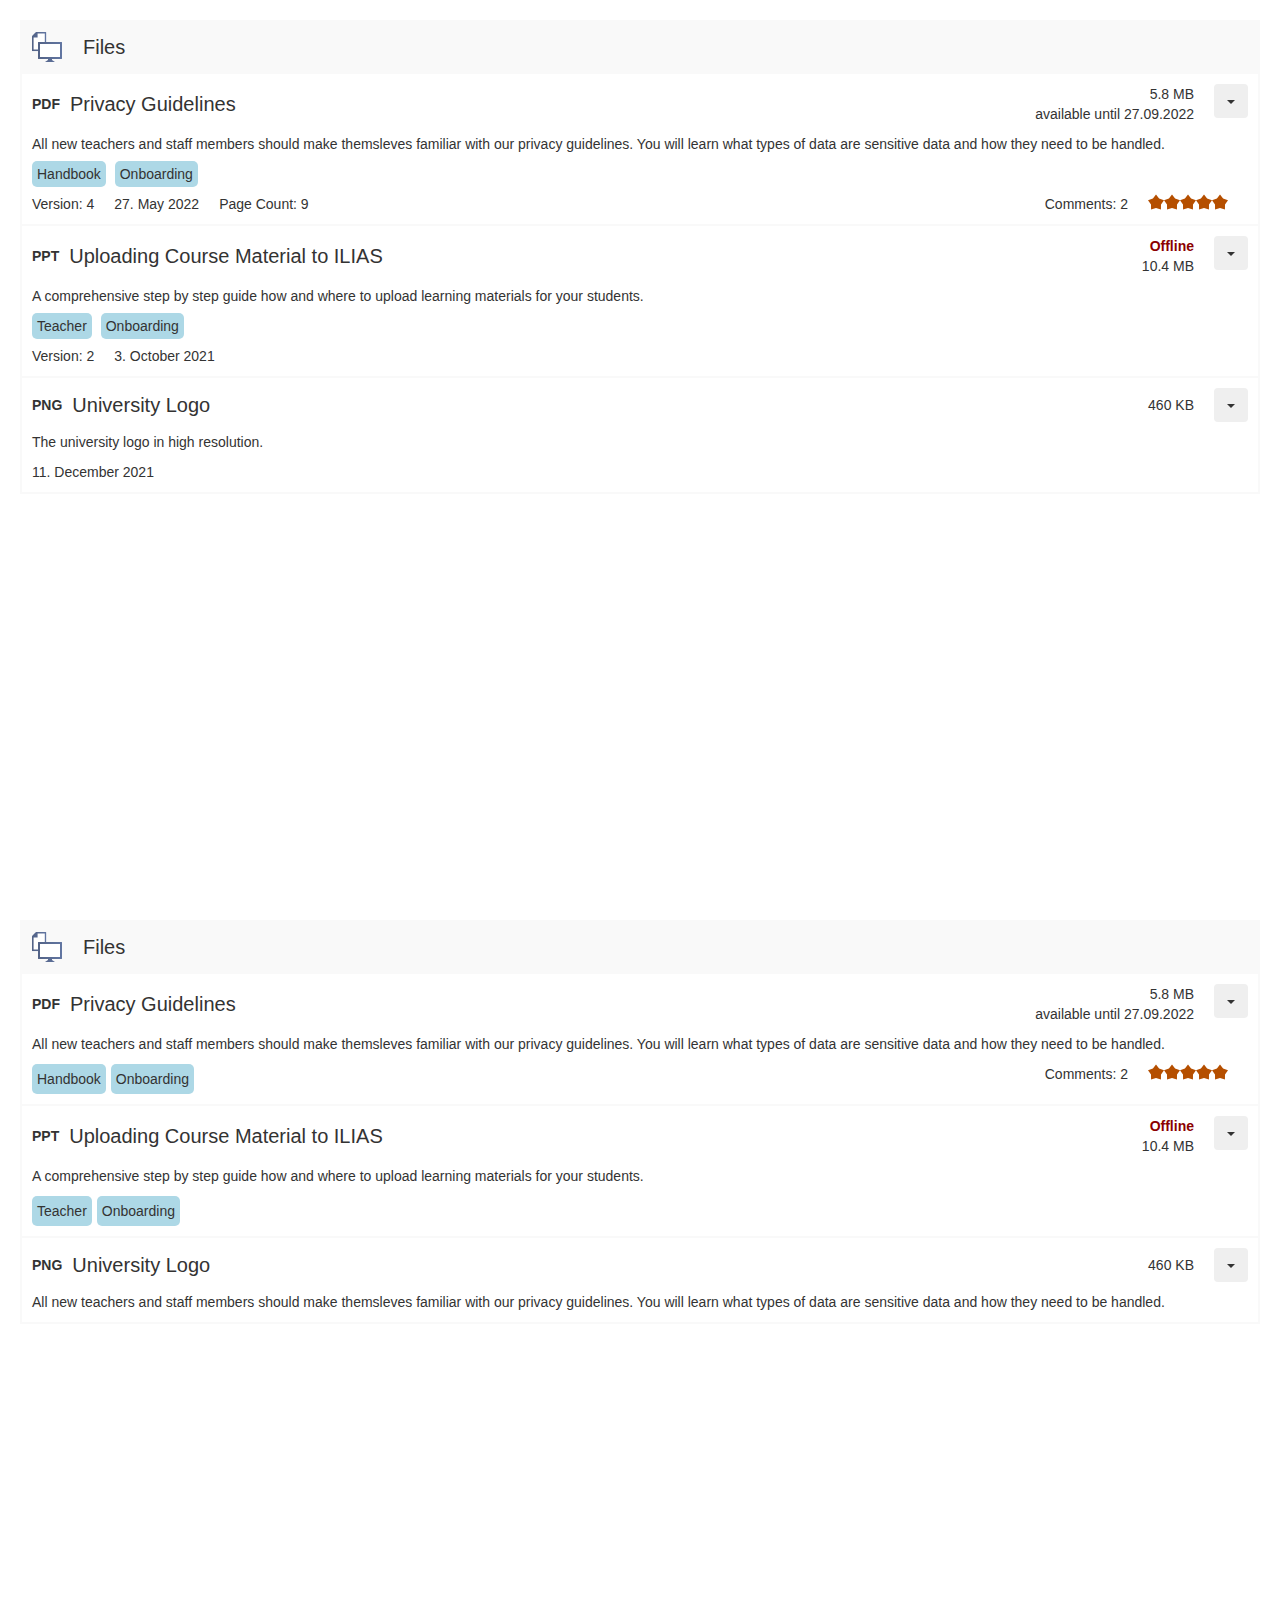
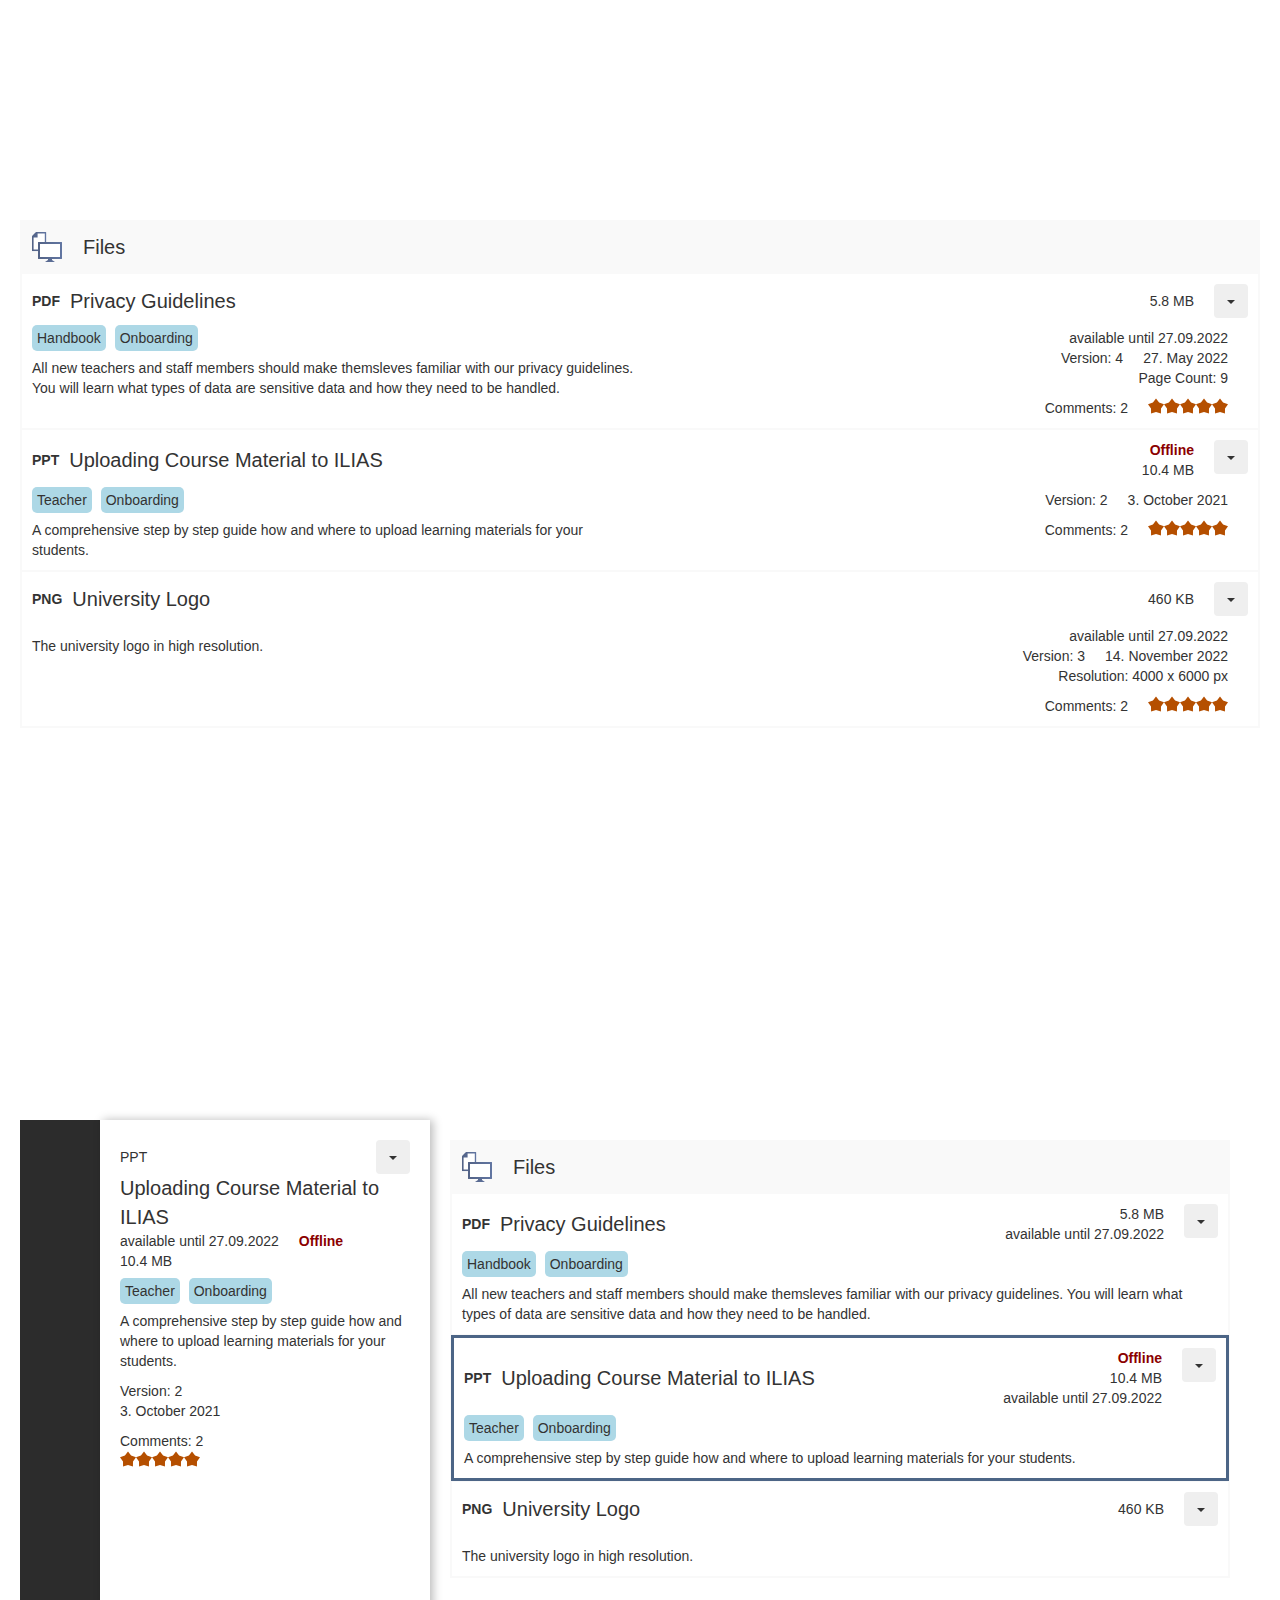
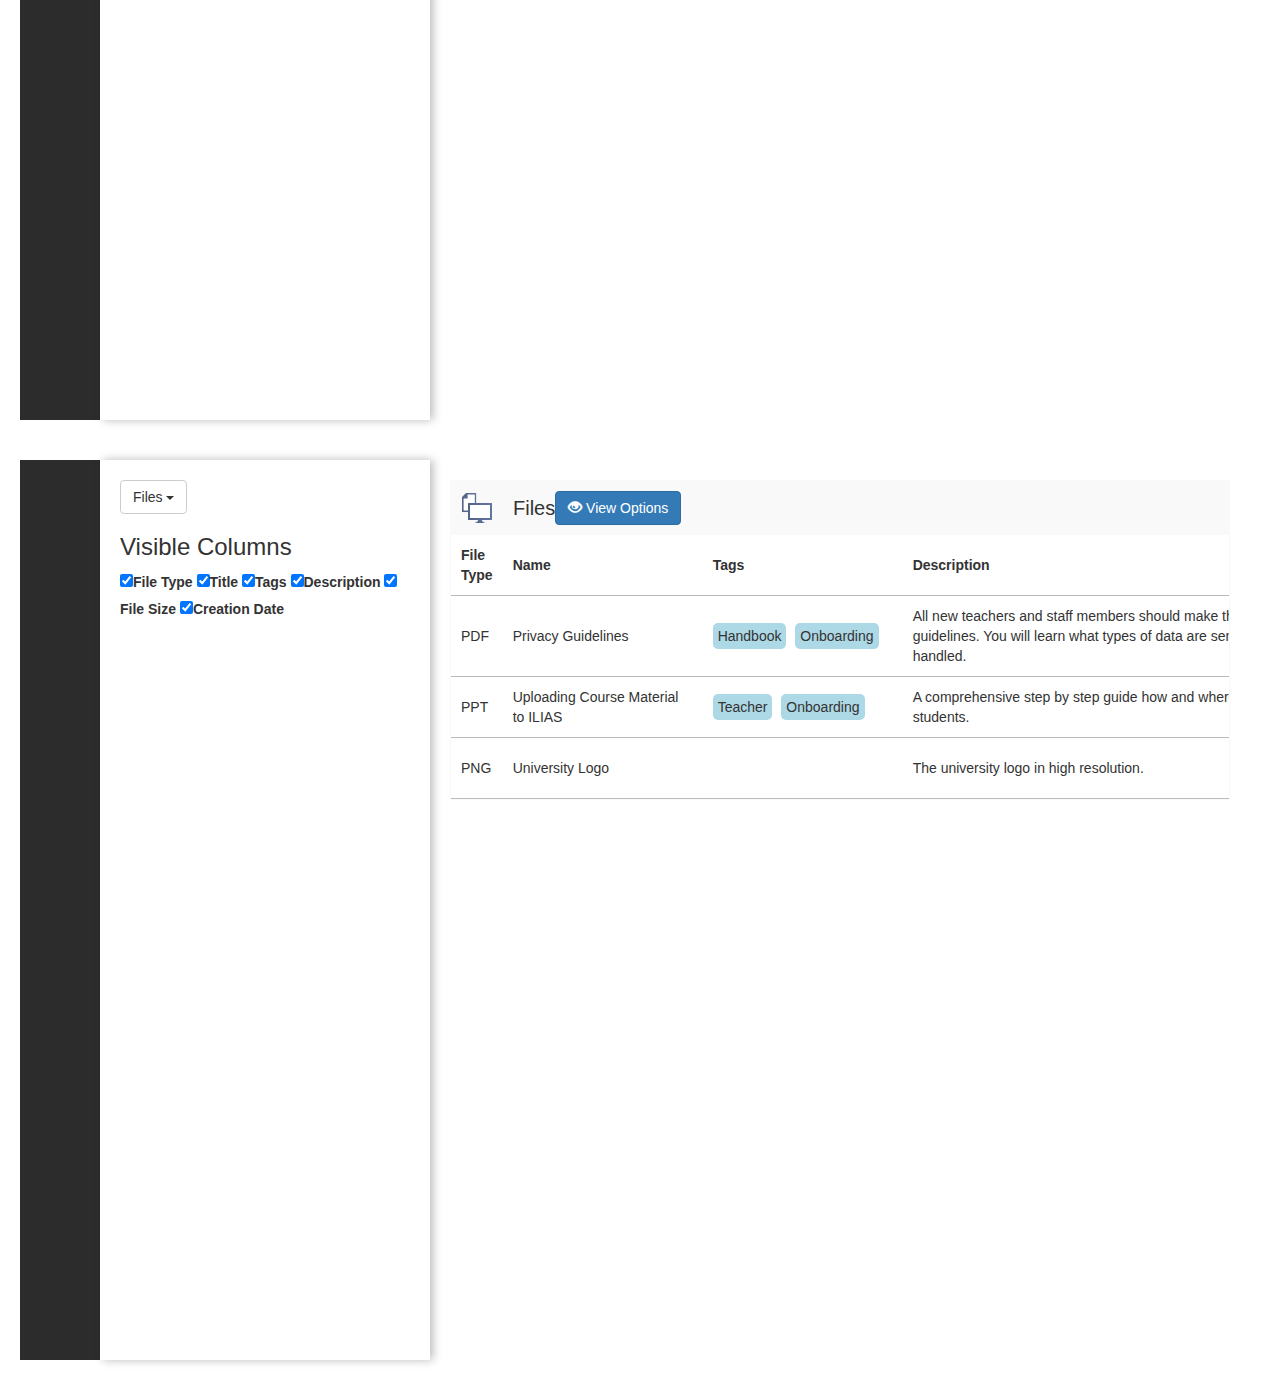
<file: index.html>
<!DOCTYPE html>
<html lang="de">

<head>
    <meta charset="utf-8">
    <meta name="viewport" content="width=device-width, initial-scale=1.0">
    <title>Titel der Seite | Name der Website</title>
    <link rel="stylesheet" href="style.css">
</head>

<body>
    <div class="page-section">
        <div class="il-panel">
            <div class="il-panel-header">
                <div class="il-panel-header-icon"><img src="img/icon_file_inline.svg" alt=""></div>
                <div class="il-panel-header-headline">
                    <h3>Files</h3>
                </div>
            </div>
            <div class="il-panel-body">
                <div class="il-item">
                    <div class="il-item-leading"></div>
                    <div class="il-item-body">
                        <div class="il-item-leading-properties">
                            <div class="il-item-property-value">PDF</div>
                        </div>
                        <div class="flex-grow il-item-title">Privacy Guidelines</div>
                        <div class="il-item-trailing-properties">
                            <div class="il-item-property"><span class="il-item-property-value">5.8 MB</span></div>
                            <div class="il-item-property"><span class="il-item-property-value">available until
                                    27.09.2022</span></div>
                        </div>
                        <div class="dropdown">
                            <button class="btn btn-secondary dropdown-toggle" type="button" id="dropdownMenuButton"
                                data-toggle="dropdown" aria-haspopup="true" aria-expanded="false"><span
                                    class="caret"></span></button>
                            <ul class="dropdown-menu" aria-labelledby="dropdownMenu1">
                                <li><a href="#">Action</a></li>
                                <li><a href="#">Another action</a></li>
                                <li><a href="#">Something else here</a></li>
                                <li role="separator" class="divider"></li>
                                <li><a href="#">Separated link</a></li>
                            </ul>
                        </div>
                        <hr class="fullwidth">
                        <div class="il-item-description">All new teachers and staff members should make themsleves
                            familiar with our privacy guidelines. You will learn what types of data are sensitive data
                            and how they need to be handled.</div>
                        <hr class="fullwidth">
                        <div class="il-item-property-tags">
                            <tag>Handbook</tag>
                            <tag>Onboarding</tag>
                        </div>
                        <hr class="fullwidth">
                        <div class="il-item-property-col-left il-item-property-general-descriptors">
                            <div class="il-item-property"><span class="il-item-property-key">Version</span><span
                                    class="il-item-property-value">4</span></div>
                            <div class="il-item-property"><span class="il-item-property-value">27. May 2022</span></div>
                            <div class="il-item-property"><span class="il-item-property-key">Page Count</span><span
                                    class="il-item-property-value">9</span></div>
                        </div>
                        <div class="il-item-property-col-right il-item-property-reaction">
                            <div class="il-item-property"><span class="il-item-property-key">Comments</span><span
                                    class="il-item-property-value">2</span></div>
                            <div class="il-item-property"><span class="il-item-property-value"><img class="ilRatingIcon"
                                        src="img/icon_rate_on.svg" alt=""><img class="ilRatingIcon"
                                        src="img/icon_rate_on.svg" alt=""><img class="ilRatingIcon"
                                        src="img/icon_rate_on.svg" alt=""><img class="ilRatingIcon"
                                        src="img/icon_rate_on.svg" alt=""><img class="ilRatingIcon"
                                        src="img/icon_rate_on.svg" alt=""></span></div>
                        </div>
                    </div>
                </div>
                <div class="il-item">
                    <div class="il-item-leading"></div>
                    <div class="il-item-body">
                        <div class="il-item-leading-properties">
                            <div class="il-item-property-value">PPT</div>
                        </div>
                        <div class="flex-grow il-item-title">Uploading Course Material to ILIAS</div>
                        <div class="il-item-trailing-properties">
                            <div class="il-item-property"><span
                                    class="il-item-property-value il-item-property-alert">Offline</span></div>
                            <div class="il-item-property"><span class="il-item-property-value">10.4 MB</span></div>
                        </div>
                        <div class="dropdown">
                            <button class="btn btn-secondary dropdown-toggle" type="button" id="dropdownMenuButton"
                                data-toggle="dropdown" aria-haspopup="true" aria-expanded="false"><span
                                    class="caret"></span></button>
                            <ul class="dropdown-menu" aria-labelledby="dropdownMenu1">
                                <li><a href="#">Action</a></li>
                                <li><a href="#">Another action</a></li>
                                <li><a href="#">Something else here</a></li>
                                <li role="separator" class="divider"></li>
                                <li><a href="#">Separated link</a></li>
                            </ul>
                        </div>
                        <hr class="fullwidth">
                        <div class="il-item-description">A comprehensive step by step guide how and where to upload
                            learning materials for your students.</div>
                        <hr class="fullwidth">
                        <div class="il-item-property-tags">
                            <tag>Teacher</tag>
                            <tag>Onboarding</tag>
                        </div>
                        <hr class="fullwidth">
                        <div class="il-item-property-col-left il-item-property-general-descriptors">
                            <div class="il-item-property"><span class="il-item-property-key">Version</span><span
                                    class="il-item-property-value">2</span></div>
                            <div class="il-item-property"><span class="il-item-property-value">3. October 2021</span>
                            </div>
                        </div>
                        <div class="il-item-property-col-right il-item-property-reaction"></div>
                    </div>
                </div>
                <div class="il-item">
                    <div class="il-item-leading"></div>
                    <div class="il-item-body">
                        <div class="il-item-leading-properties">
                            <div class="il-item-property-value">PNG</div>
                        </div>
                        <div class="flex-grow il-item-title">University Logo</div>
                        <div class="il-item-trailing-properties">
                            <div class="il-item-property"><span class="il-item-property-value">460 KB</span></div>
                        </div>
                        <div class="dropdown">
                            <button class="btn btn-secondary dropdown-toggle" type="button" id="dropdownMenuButton"
                                data-toggle="dropdown" aria-haspopup="true" aria-expanded="false"><span
                                    class="caret"></span></button>
                            <ul class="dropdown-menu" aria-labelledby="dropdownMenu1">
                                <li><a href="#">Action</a></li>
                                <li><a href="#">Another action</a></li>
                                <li><a href="#">Something else here</a></li>
                                <li role="separator" class="divider"></li>
                                <li><a href="#">Separated link</a></li>
                            </ul>
                        </div>
                        <hr class="fullwidth">
                        <div class="il-item-description">The university logo in high resolution.</div>
                        <hr class="fullwidth">
                        <div class="il-item-property-col-left il-item-property-general-descriptors">
                            <div class="il-item-property"><span class="il-item-property-value">11. December 2021</span>
                            </div>
                        </div>
                        <div class="il-item-property-col-right il-item-property-reaction"></div>
                    </div>
                </div>
            </div>
        </div>
    </div>

    <div class="page-section">
        <div class="il-panel">
            <div class="il-panel-header">
                <div class="il-panel-header-icon"><img src="img/icon_file_inline.svg" alt=""></div>
                <div class="il-panel-header-headline">
                    <h3>Files</h3>
                </div>
            </div>
            <div class="il-panel-body">
                <div class="il-item">
                    <div class="il-item-leading"></div>
                    <div class="il-item-body">
                        <div class="il-item-leading-properties">
                            <div class="il-item-property-value">PDF</div>
                        </div>
                        <div class="flex-grow il-item-title">Privacy Guidelines</div>
                        <div class="il-item-trailing-properties">
                            <div class="il-item-property"><span class="il-item-property-value">5.8 MB</span></div>
                            <div class="il-item-property"><span class="il-item-property-value">available until
                                    27.09.2022</span></div>
                        </div>
                        <div class="dropdown">
                            <button class="btn btn-secondary dropdown-toggle" type="button" id="dropdownMenuButton"
                                data-toggle="dropdown" aria-haspopup="true" aria-expanded="false"><span
                                    class="caret"></span></button>
                            <ul class="dropdown-menu" aria-labelledby="dropdownMenu1">
                                <li><a href="#">Action</a></li>
                                <li><a href="#">Another action</a></li>
                                <li><a href="#">Something else here</a></li>
                                <li role="separator" class="divider"></li>
                                <li><a href="#">Separated link</a></li>
                            </ul>
                        </div>
                        <hr class="fullwidth">
                        <div class="il-item-description">All new teachers and staff members should make themsleves
                            familiar with our privacy guidelines. You will learn what types of data are sensitive data
                            and how they need to be handled.</div>
                        <hr class="fullwidth">
                        <div class="il-item-property-col-left il-item-property-tags">
                            <tag>Handbook</tag>
                            <tag>Onboarding</tag>
                        </div>
                        <div class="il-item-property-col-right il-item-property-reaction">
                            <div class="il-item-property"><span class="il-item-property-key">Comments</span><span
                                    class="il-item-property-value">2</span></div>
                            <div class="il-item-property"><span class="il-item-property-value"><img class="ilRatingIcon"
                                        src="img/icon_rate_on.svg" alt=""><img class="ilRatingIcon"
                                        src="img/icon_rate_on.svg" alt=""><img class="ilRatingIcon"
                                        src="img/icon_rate_on.svg" alt=""><img class="ilRatingIcon"
                                        src="img/icon_rate_on.svg" alt=""><img class="ilRatingIcon"
                                        src="img/icon_rate_on.svg" alt=""></span></div>
                        </div>
                    </div>
                </div>
                <div class="il-item">
                    <div class="il-item-leading"></div>
                    <div class="il-item-body">
                        <div class="il-item-leading-properties">
                            <div class="il-item-property-value">PPT</div>
                        </div>
                        <div class="flex-grow il-item-title">Uploading Course Material to ILIAS</div>
                        <div class="il-item-trailing-properties">
                            <div class="il-item-property"><span
                                    class="il-item-property-value il-item-property-alert">Offline</span></div>
                            <div class="il-item-property"><span class="il-item-property-value">10.4 MB</span></div>
                        </div>
                        <div class="dropdown">
                            <button class="btn btn-secondary dropdown-toggle" type="button" id="dropdownMenuButton"
                                data-toggle="dropdown" aria-haspopup="true" aria-expanded="false"><span
                                    class="caret"></span></button>
                            <ul class="dropdown-menu" aria-labelledby="dropdownMenu1">
                                <li><a href="#">Action</a></li>
                                <li><a href="#">Another action</a></li>
                                <li><a href="#">Something else here</a></li>
                                <li role="separator" class="divider"></li>
                                <li><a href="#">Separated link</a></li>
                            </ul>
                        </div>
                        <hr class="fullwidth">
                        <div class="il-item-description">A comprehensive step by step guide how and where to upload
                            learning materials for your students.</div>
                        <hr class="fullwidth">
                        <div class="il-item-property-col-left il-item-property-tags">
                            <tag>Teacher</tag>
                            <tag>Onboarding</tag>
                        </div>
                        <div class="il-item-property-col-right il-item-property-reaction"></div>
                    </div>
                </div>
                <div class="il-item">
                    <div class="il-item-leading"></div>
                    <div class="il-item-body">
                        <div class="il-item-leading-properties">
                            <div class="il-item-property-value">PNG</div>
                        </div>
                        <div class="flex-grow il-item-title">University Logo</div>
                        <div class="il-item-trailing-properties">
                            <div class="il-item-property"><span class="il-item-property-value">460 KB</span></div>
                        </div>
                        <div class="dropdown">
                            <button class="btn btn-secondary dropdown-toggle" type="button" id="dropdownMenuButton"
                                data-toggle="dropdown" aria-haspopup="true" aria-expanded="false"><span
                                    class="caret"></span></button>
                            <ul class="dropdown-menu" aria-labelledby="dropdownMenu1">
                                <li><a href="#">Action</a></li>
                                <li><a href="#">Another action</a></li>
                                <li><a href="#">Something else here</a></li>
                                <li role="separator" class="divider"></li>
                                <li><a href="#">Separated link</a></li>
                            </ul>
                        </div>
                        <hr class="fullwidth">
                        <div class="il-item-description">All new teachers and staff members should make themsleves
                            familiar with our privacy guidelines. You will learn what types of data are sensitive data
                            and how they need to be handled.</div>
                    </div>
                </div>
            </div>
        </div>
    </div>

    <div class="page-section">
        <div class="il-panel">
            <div class="il-panel-header">
                <div class="il-panel-header-icon"><img src="img/icon_file_inline.svg" alt=""></div>
                <div class="il-panel-header-headline">
                    <h3>Files</h3>
                </div>
            </div>
            <div class="il-panel-body">
                <div class="il-item">
                    <div class="il-item-leading"></div>
                    <div class="il-item-body">
                        <div class="il-item-leading-properties">
                            <div class="il-item-property-value">PDF</div>
                        </div>
                        <div class="flex-grow il-item-title">Privacy Guidelines</div>
                        <div class="il-item-trailing-properties">
                            <div class="il-item-property"><span class="il-item-property-value">5.8 MB</span></div>
                        </div>
                        <div class="dropdown">
                            <button class="btn btn-secondary dropdown-toggle" type="button" id="dropdownMenuButton"
                                data-toggle="dropdown" aria-haspopup="true" aria-expanded="false"><span
                                    class="caret"></span></button>
                            <ul class="dropdown-menu" aria-labelledby="dropdownMenu1">
                                <li><a href="#">Action</a></li>
                                <li><a href="#">Another action</a></li>
                                <li><a href="#">Something else here</a></li>
                                <li role="separator" class="divider"></li>
                                <li><a href="#">Separated link</a></li>
                            </ul>
                        </div>
                        <hr class="fullwidth">
                        <div class="il-item-property-col-left">
                            <div class="il-item-property-tags">
                                <tag>Handbook</tag>
                                <tag>Onboarding</tag>
                            </div>
                            <hr class="fullwidth">
                            <div class="il-item-description">All new teachers and staff members should make themsleves
                                familiar with our privacy guidelines. You will learn what types of data are sensitive data
                                and how they need to be handled.</div>
                        </div>
                        <div class="il-item-property-col-right">
                            <div class="il-item-property-general-descriptors">
                                <div class="il-item-property"><span class="il-item-property-value">available until 27.09.2022</span></div>
                                <hr class="fullwidth">
                                <div class="il-item-property"><span class="il-item-property-key">Version</span><span class="il-item-property-value">4</span></div>
                                <div class="il-item-property"><span class="il-item-property-value">27. May 2022</span></div>
                                <hr class="fullwidth">
                                <div class="il-item-property"><span class="il-item-property-key">Page Count</span><span class="il-item-property-value">9</span></div>
                            </div>
                            <hr class="fullwidth">
                            <div class="il-item-property-reaction">
                                <div class="il-item-property"><span class="il-item-property-key">Comments</span><span class="il-item-property-value">2</span>
                                </div>
                                <div class="il-item-property"><span class="il-item-property-value"><img class="ilRatingIcon" src="img/icon_rate_on.svg"
                                            alt=""><img class="ilRatingIcon" src="img/icon_rate_on.svg" alt=""><img class="ilRatingIcon"
                                            src="img/icon_rate_on.svg" alt=""><img class="ilRatingIcon" src="img/icon_rate_on.svg" alt=""><img
                                            class="ilRatingIcon" src="img/icon_rate_on.svg" alt=""></span>
                                </div>
                            </div>
                        </div>
                    </div>
                </div>
                <div class="il-item">
                    <div class="il-item-leading"></div>
                    <div class="il-item-body">
                        <div class="il-item-leading-properties">
                            <div class="il-item-property-value">PPT</div>
                        </div>
                        <div class="flex-grow il-item-title">Uploading Course Material to ILIAS</div>
                        <div class="il-item-trailing-properties">
                            <div class="il-item-property"><span
                                    class="il-item-property-value il-item-property-alert">Offline</span></div>
                            <div class="il-item-property"><span class="il-item-property-value">10.4 MB</span></div>
                        </div>
                        <div class="dropdown">
                            <button class="btn btn-secondary dropdown-toggle" type="button" id="dropdownMenuButton"
                                data-toggle="dropdown" aria-haspopup="true" aria-expanded="false"><span
                                    class="caret"></span></button>
                            <ul class="dropdown-menu" aria-labelledby="dropdownMenu1">
                                <li><a href="#">Action</a></li>
                                <li><a href="#">Another action</a></li>
                                <li><a href="#">Something else here</a></li>
                                <li role="separator" class="divider"></li>
                                <li><a href="#">Separated link</a></li>
                            </ul>
                        </div>
                        <hr class="fullwidth">
                        <div class="il-item-property-col-left">
                            <div class="il-item-property-tags">
                                <tag>Teacher</tag>
                                <tag>Onboarding</tag>
                            </div>
                            <hr class="fullwidth">
                            <div class="il-item-description">A comprehensive step by step guide how and where to upload
                                learning materials for your students.</div>
                        </div>
                        <div class="il-item-property-col-right">
                            <div class="il-item-property-col-left il-item-property-general-descriptors">
                                <div class="il-item-property"><span class="il-item-property-key">Version</span><span
                                        class="il-item-property-value">2</span></div>
                                <div class="il-item-property"><span class="il-item-property-value">3. October 2021</span>
                                </div>
                            </div>
                            <hr class="fullwidth">
                            <div class="il-item-property-reaction">
                                <div class="il-item-property"><span class="il-item-property-key">Comments</span><span class="il-item-property-value">2</span>
                                </div>
                                <div class="il-item-property"><span class="il-item-property-value"><img class="ilRatingIcon" src="img/icon_rate_on.svg"
                                            alt=""><img class="ilRatingIcon" src="img/icon_rate_on.svg" alt=""><img class="ilRatingIcon"
                                            src="img/icon_rate_on.svg" alt=""><img class="ilRatingIcon" src="img/icon_rate_on.svg" alt=""><img
                                            class="ilRatingIcon" src="img/icon_rate_on.svg" alt=""></span>
                                </div>
                            </div>
                        </div>
                    </div>
                </div>
                <div class="il-item">
                    <div class="il-item-leading"></div>
                    <div class="il-item-body">
                        <div class="il-item-leading-properties">
                            <div class="il-item-property-value">PNG</div>
                        </div>
                        <div class="flex-grow il-item-title">University Logo</div>
                        <div class="il-item-trailing-properties">
                            <div class="il-item-property"><span class="il-item-property-value">460 KB</span></div>
                        </div>
                        <div class="dropdown">
                            <button class="btn btn-secondary dropdown-toggle" type="button" id="dropdownMenuButton"
                                data-toggle="dropdown" aria-haspopup="true" aria-expanded="false"><span
                                    class="caret"></span></button>
                            <ul class="dropdown-menu" aria-labelledby="dropdownMenu1">
                                <li><a href="#">Action</a></li>
                                <li><a href="#">Another action</a></li>
                                <li><a href="#">Something else here</a></li>
                                <li role="separator" class="divider"></li>
                                <li><a href="#">Separated link</a></li>
                            </ul>
                        </div>
                        <hr class="fullwidth">
                        <div class="il-item-property-col-left">
                            <div class="il-item-property-tags">
                            </div>
                            <hr class="fullwidth">
                            <div class="il-item-description">The university logo in high resolution.</div>
                        </div>
                        <div class="il-item-property-col-right">
                            <div class="il-item-property-col-right">
                                <div class="il-item-property-general-descriptors">
                                    <div class="il-item-property"><span class="il-item-property-value">available until 27.09.2022</span></div>
                                    <hr class="fullwidth">
                                    <div class="il-item-property"><span class="il-item-property-key">Version</span><span class="il-item-property-value">3</span></div>
                                    <div class="il-item-property"><span class="il-item-property-value">14. November 2022</span></div>
                                    <hr class="fullwidth">
                                    <div class="il-item-property"><span class="il-item-property-key">Resolution</span><span class="il-item-property-value">4000 x 6000 px</span></div>
                                </div>
                                <hr class="fullwidth">
                                <div class="il-item-property-reaction">
                                    <div class="il-item-property"><span class="il-item-property-key">Comments</span><span class="il-item-property-value">2</span>
                                    </div>
                                    <div class="il-item-property"><span class="il-item-property-value"><img class="ilRatingIcon" src="img/icon_rate_on.svg"
                                                alt=""><img class="ilRatingIcon" src="img/icon_rate_on.svg" alt=""><img class="ilRatingIcon"
                                                src="img/icon_rate_on.svg" alt=""><img class="ilRatingIcon" src="img/icon_rate_on.svg" alt=""><img
                                                class="ilRatingIcon" src="img/icon_rate_on.svg" alt=""></span>
                                    </div>
                                </div>
                            </div>
                        </div>
                    </div>
                </div>
            </div>
        </div>
    </div>

    <div class="page-section">
        <div class="mockup-page-layout">
            <div class="mockup-mainbar"></div>
            <div class="mockup-slate">
                <div class="il-item-body">
                    <div class="flex-grow il-item-property-value il-item-leading-properties">PPT</div>
                    <div class="dropdown">
                        <button class="btn btn-secondary dropdown-toggle" type="button" id="dropdownMenuButton"
                            data-toggle="dropdown" aria-haspopup="true" aria-expanded="false"><span
                                class="caret"></span></button>
                        <ul class="dropdown-menu" aria-labelledby="dropdownMenu1">
                            <li><a href="#">Action</a></li>
                            <li><a href="#">Another action</a></li>
                            <li><a href="#">Something else here</a></li>
                            <li role="separator" class="divider"></li>
                            <li><a href="#">Separated link</a></li>
                        </ul>
                    </div>
                    <div class="flex-grow il-item-title">Uploading Course Material to ILIAS</div>
                    <div class="il-item-property"><span class="il-item-property-value">available until
                        27.09.2022</span></div>
                    <div class="il-item-property"><span
                            class="il-item-property-value il-item-property-alert">Offline</span></div>
                    <hr class="fullwidth">
                    <div class="il-item-property"><span class="il-item-property-value">10.4 MB</span></div>
                    <hr class="fullwidth">
                        <div class="il-item-property-tags">
                            <tag>Teacher</tag>
                            <tag>Onboarding</tag>
                        </div>
                        <hr class="fullwidth">
                        <div class="il-item-description">A comprehensive step by step guide how and where to upload
                            learning materials for your students.</div>

                        <div class="il-item-property-col-left il-item-property-general-descriptors">
                            <div class="il-item-property"><span class="il-item-property-key">Version</span><span
                                    class="il-item-property-value">2</span></div>
                            <div class="il-item-property"><span class="il-item-property-value">3. October 2021</span>
                            </div>
                        </div>
                        <hr class="fullwidth">
                        <div class="il-item-property-reaction">
                            <div class="il-item-property"><span class="il-item-property-key">Comments</span><span class="il-item-property-value">2</span>
                            </div>
                            <hr class="fullwidth">
                            <div class="il-item-property"><span class="il-item-property-value"><img class="ilRatingIcon" src="img/icon_rate_on.svg"
                                        alt=""><img class="ilRatingIcon" src="img/icon_rate_on.svg" alt=""><img class="ilRatingIcon"
                                        src="img/icon_rate_on.svg" alt=""><img class="ilRatingIcon" src="img/icon_rate_on.svg" alt=""><img
                                        class="ilRatingIcon" src="img/icon_rate_on.svg" alt=""></span>
                            </div>
                        </div>
                </div>
            </div>
            <div class="mockup-page-content">
                <div class="il-panel">
                    <div class="il-panel-header">
                        <div class="il-panel-header-icon"><img src="img/icon_file_inline.svg" alt=""></div>
                        <div class="il-panel-header-headline">
                            <h3>Files</h3>
                        </div>
                    </div>
                    <div class="il-panel-body">
                        <div class="il-item">
                            <div class="il-item-leading"></div>
                            <div class="il-item-body">
                                <div class="il-item-leading-properties">
                                    <div class="il-item-property-value">PDF</div>
                                </div>
                                <div class="flex-grow il-item-title">Privacy Guidelines</div>
                                <div class="il-item-trailing-properties">
                                    <div class="il-item-property"><span class="il-item-property-value">5.8 MB</span></div>
                                    <div class="il-item-property"><span class="il-item-property-value">available until
                                        27.09.2022</span></div>
                                </div>
                                <div class="dropdown">
                                    <button class="btn btn-secondary dropdown-toggle" type="button" id="dropdownMenuButton"
                                        data-toggle="dropdown" aria-haspopup="true" aria-expanded="false"><span
                                            class="caret"></span></button>
                                    <ul class="dropdown-menu" aria-labelledby="dropdownMenu1">
                                        <li><a href="#">Action</a></li>
                                        <li><a href="#">Another action</a></li>
                                        <li><a href="#">Something else here</a></li>
                                        <li role="separator" class="divider"></li>
                                        <li><a href="#">Separated link</a></li>
                                    </ul>
                                </div>
                                <hr class="fullwidth">
                                <div class="il-item-property-tags">
                                    <tag>Handbook</tag>
                                    <tag>Onboarding</tag>
                                </div>
                                <div class="il-item-description">All new teachers and staff members should make themsleves
                                    familiar with our privacy guidelines. You will learn what types of data are sensitive data
                                    and how they need to be handled.
                                </div>
                            </div>
                        </div>
                        <div class="il-item il-active-item">
                            <div class="il-item-leading"></div>
                            <div class="il-item-body">
                                <div class="il-item-leading-properties">
                                    <div class="il-item-property-value">PPT</div>
                                </div>
                                <div class="flex-grow il-item-title">Uploading Course Material to ILIAS</div>
                                <div class="il-item-trailing-properties">
                                    <div class="il-item-property"><span
                                            class="il-item-property-value il-item-property-alert">Offline</span></div>
                                    <div class="il-item-property"><span class="il-item-property-value">10.4 MB</span></div>
                                    <div class="il-item-property"><span class="il-item-property-value">available until
                                        27.09.2022</span></div>
                                </div>
                                <div class="dropdown">
                                    <button class="btn btn-secondary dropdown-toggle" type="button" id="dropdownMenuButton"
                                        data-toggle="dropdown" aria-haspopup="true" aria-expanded="false"><span
                                            class="caret"></span></button>
                                    <ul class="dropdown-menu" aria-labelledby="dropdownMenu1">
                                        <li><a href="#">Action</a></li>
                                        <li><a href="#">Another action</a></li>
                                        <li><a href="#">Something else here</a></li>
                                        <li role="separator" class="divider"></li>
                                        <li><a href="#">Separated link</a></li>
                                    </ul>
                                </div>
                                <hr class="fullwidth">
                                <div class="il-item-property-tags">
                                    <tag>Teacher</tag>
                                    <tag>Onboarding</tag>
                                </div>
                                <div class="il-item-description">A comprehensive step by step guide how and where to upload
                                    learning materials for your students.
                                </div>
                            </div>
                        </div>
                        <div class="il-item">
                            <div class="il-item-leading"></div>
                            <div class="il-item-body">
                                <div class="il-item-leading-properties">
                                    <div class="il-item-property-value">PNG</div>
                                </div>
                                <div class="flex-grow il-item-title">University Logo</div>
                                <div class="il-item-trailing-properties">
                                    <div class="il-item-property"><span class="il-item-property-value">460 KB</span></div>
                                </div>
                                <div class="dropdown">
                                    <button class="btn btn-secondary dropdown-toggle" type="button" id="dropdownMenuButton"
                                        data-toggle="dropdown" aria-haspopup="true" aria-expanded="false"><span
                                            class="caret"></span></button>
                                    <ul class="dropdown-menu" aria-labelledby="dropdownMenu1">
                                        <li><a href="#">Action</a></li>
                                        <li><a href="#">Another action</a></li>
                                        <li><a href="#">Something else here</a></li>
                                        <li role="separator" class="divider"></li>
                                        <li><a href="#">Separated link</a></li>
                                    </ul>
                                </div>
                                <hr class="fullwidth">
                                <div class="il-item-property-tags">
                                </div>
                                <hr class="fullwidth">
                                <div class="il-item-description">The university logo in high resolution.</div>
                            </div>
                        </div>
                    </div>
                </div>
            </div>
        </div>
    </div>

    <div class="page-section">
        <div class="mockup-page-layout">
            <div class="mockup-mainbar"></div>
            <div class="mockup-slate">
                <div class="dropdown">
                    <button class="btn btn-default dropdown-toggle" type="button" id="dropdownMenu1" data-toggle="dropdown" aria-haspopup="true" aria-expanded="true">
                      Files
                      <span class="caret"></span>
                    </button>
                    <ul class="dropdown-menu" aria-labelledby="dropdownMenu1">
                      <li><a href="#">Action</a></li>
                      <li><a href="#">Another action</a></li>
                      <li><a href="#">Something else here</a></li>
                      <li role="separator" class="divider"></li>
                      <li><a href="#">Separated link</a></li>
                    </ul>
                  </div>
                  <h3>
                      Visible Columns
                  </h3>
                  <div class="form-group">
                      <input type="checkbox" id="filetype" name="filetype" checked><label for="filetype">File Type</label>
                      <input type="checkbox" id="title" name="title" checked><label for="title">Title</label>
                      <input type="checkbox" id="tags" name="tags" checked><label for="tags">Tags</label>
                      <input type="checkbox" id="description" name="description" checked><label for="description">Description</label>
                      <input type="checkbox" id="filesize" name="filesize" checked><label for="filesize">File Size</label>
                      <input type="checkbox" id="creationdate" name="creationdate" checked><label for="creationdate">Creation Date</label>
                    </div>
                  
            </div>
            <div class="mockup-page-content">
                <div class="il-panel">
                    <div class="il-panel-header">
                        <div class="il-panel-header-icon"><img src="img/icon_file_inline.svg" alt=""></div>
                        <div class="il-panel-header-headline">
                            <h3>Files</h3>
                        </div>
                        <button type="button" class="btn btn-primary">
                            <span class="glyphicon glyphicon-eye-open" aria-hidden="true"></span> View Options
                            </button>
                    </div>
                <div class="table-container">
                    <table class="blueTable">
                        <col class="small-column">
                        <col class="medium-column">
                        <col class="medium-column">
                        <col class="large-column">
                        <col class="small-column">
                        <col class="medium-column">
                        <col class="medium-column">
                        <col class="small-column">
                        <col class="medium-column">
                        <col class="small-column">
                        <thead>
                            <tr>
                                <th>File Type</th>
                                <th>Name</th>
                                <th>Tags</th>
                                <th>Description</th>
                                <th>File Size</th>
                                <th>Creation Date</th>
                                <th>Availability</th>
                                <th>Comments</th>
                                <th>Rating</th>
                                <th>Action</th>
                            </tr>
                        </thead>
                        <tbody>
                            <tr>
                                <td>PDF</td>
                                <td>Privacy Guidelines</td>
                                <td><tag>Handbook</tag>
                                    <tag>Onboarding</tag></td>
                                <td>All new teachers and staff members should make themsleves familiar with our privacy guidelines. You will learn what types of data are sensitive data and how they need to be handled.</td>
                                <td>5.8 MB</td>
                                <td>27. May 2022</td>
                                <td>available until 27.09.2022</td>
                                <td>0</td>
                                <td><div><span class="il-item-property-value"><img class="ilRatingIcon" src="img/icon_rate_on.svg"
                                    alt=""><img class="ilRatingIcon" src="img/icon_rate_on.svg" alt=""><img class="ilRatingIcon"
                                    src="img/icon_rate_on.svg" alt=""><img class="ilRatingIcon" src="img/icon_rate_on.svg" alt=""><img
                                    class="ilRatingIcon" src="img/icon_rate_on.svg" alt=""></span></div></td>
                                <td><div class="dropdown">
                                    <button class="btn btn-secondary dropdown-toggle" type="button" id="dropdownMenuButton"
                                        data-toggle="dropdown" aria-haspopup="true" aria-expanded="false"><span
                                            class="caret"></span></button>
                                    <ul class="dropdown-menu" aria-labelledby="dropdownMenu1">
                                        <li><a href="#">Action</a></li>
                                        <li><a href="#">Another action</a></li>
                                        <li><a href="#">Something else here</a></li>
                                        <li role="separator" class="divider"></li>
                                        <li><a href="#">Separated link</a></li>
                                    </ul>
                                </div></td>
                            </tr>
                            <tr>
                                <td>PPT</td>
                                <td>Uploading Course Material to ILIAS</td>
                                <td>
                                    <tag>Teacher</tag>
                                    <tag>Onboarding</tag>
                                </td>
                                <td>A comprehensive step by step guide how and where to upload learning materials for your students.</td>
                                <td>10.4 MB</td>
                                <td>12. October 2019</td>
                                <td>10.01.2019 - 31.04.2019</td>
                                <td>0</td>
                                <td>
                                    <div><span class="il-item-property-value"><img class="ilRatingIcon" src="img/icon_rate_on.svg" alt=""><img
                                                class="ilRatingIcon" src="img/icon_rate_on.svg" alt=""><img class="ilRatingIcon"
                                                src="img/icon_rate_on.svg" alt=""><img class="ilRatingIcon" src="img/icon_rate_on.svg" alt=""><img
                                                class="ilRatingIcon" src="img/icon_rate_on.svg" alt=""></span></div>
                                </td>
                                <td>
                                    <div class="dropdown">
                                        <button class="btn btn-secondary dropdown-toggle" type="button" id="dropdownMenuButton"
                                            data-toggle="dropdown" aria-haspopup="true" aria-expanded="false"><span class="caret"></span></button>
                                        <ul class="dropdown-menu" aria-labelledby="dropdownMenu1">
                                            <li><a href="#">Action</a></li>
                                            <li><a href="#">Another action</a></li>
                                            <li><a href="#">Something else here</a></li>
                                            <li role="separator" class="divider"></li>
                                            <li><a href="#">Separated link</a></li>
                                        </ul>
                                    </div>
                                </td>
                            </tr>
                            <tr>
                                <td>PNG</td>
                                <td>University Logo</td>
                                <td></td>
                                <td>The university logo in high resolution.</td>
                                <td>460 KB</td>
                                <td>14. November 2022</td>
                                <td>open</td>
                                <td>3</td>
                                <td>
                                    <div><span class="il-item-property-value"><img class="ilRatingIcon" src="img/icon_rate_on.svg" alt=""><img
                                                class="ilRatingIcon" src="img/icon_rate_on.svg" alt=""><img class="ilRatingIcon"
                                                src="img/icon_rate_on.svg" alt=""><img class="ilRatingIcon" src="img/icon_rate_on.svg" alt=""><img
                                                class="ilRatingIcon" src="img/icon_rate_on.svg" alt=""></span></div>
                                </td>
                                <td>
                                    <div class="dropdown">
                                        <button class="btn btn-secondary dropdown-toggle" type="button" id="dropdownMenuButton"
                                            data-toggle="dropdown" aria-haspopup="true" aria-expanded="false"><span class="caret"></span></button>
                                        <ul class="dropdown-menu" aria-labelledby="dropdownMenu1">
                                            <li><a href="#">Action</a></li>
                                            <li><a href="#">Another action</a></li>
                                            <li><a href="#">Something else here</a></li>
                                            <li role="separator" class="divider"></li>
                                            <li><a href="#">Separated link</a></li>
                                        </ul>
                                    </div>
                                </td>
                            </tr>
                        </tbody>
                    </table>
                </div>
                </div>
            </div>
        </div>
    </div>
</body>

</html>
</file>
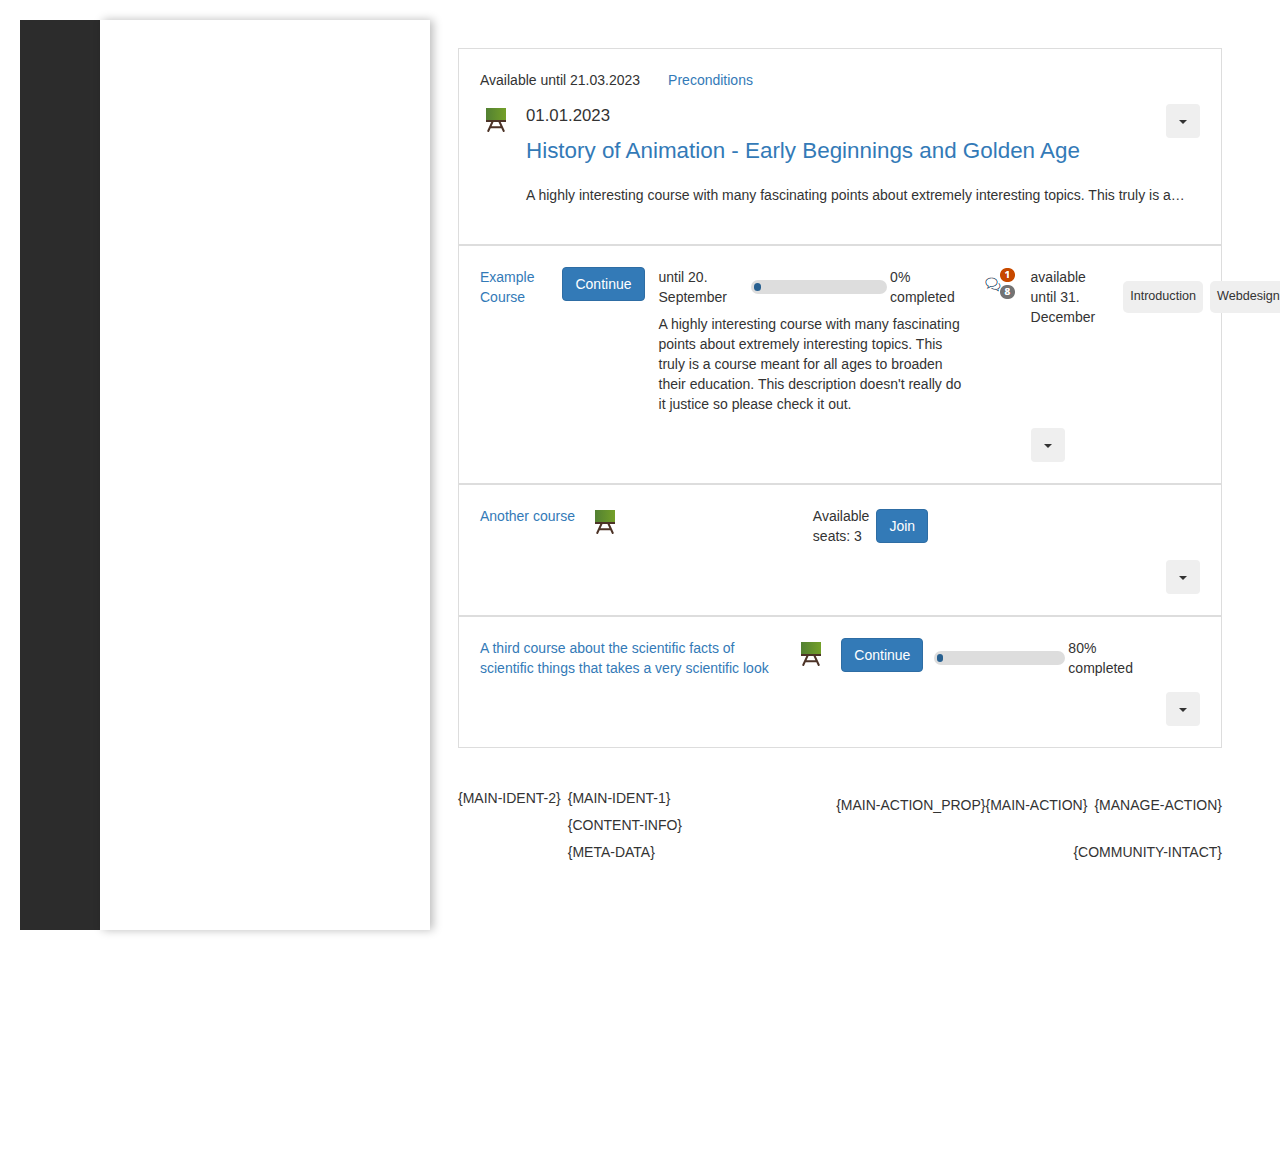
<file: item-property-workshop/index.html>
<!DOCTYPE html>
<html lang="en">

<head>
    <meta charset="utf-8">
    <meta name="viewport" content="width=device-width, initial-scale=1.0">
    <title>Card Item Structure</title>
    <link rel="stylesheet" href="style.css">
</head>

<div class="page-section">
    <div class="mockup-page-layout">
        <div class="mockup-mainbar"></div>
        <div class="mockup-slate"></div>
        <div class="mockup-page-content">
            <div class="il-c-item">
                <div class="il-c-obj__focus-object-access">
                    <div class="il-l-section-bar il-l-section-bar--large-gap">
                        <div>Available until 21.03.2023</div><div><a href="#">Preconditions</a></div>
                    </div>
                </div>
                <div class="il-c-obj__focus-1 il-l-pb-0"><div class="il-property__date">01.01.2023</div></div>
                <div class="il-c-obj__main-identifier">
                    <div class="il-property__title"><a href="#">History of Animation - Early Beginnings and Golden Age</a></div>
                </div>
                <div class="il-c-obj__focus-2"></div>
                <div class="il-c-obj__focus-3">
                    <img class="il-l-element__icon" src="../img/icon_crs.svg" alt="">
                </div>
                <div class="il-c-obj__main-description">
                    <div class="il-c-obj__properties__description">
                        A highly interesting course with many fascinating points about extremely interesting topics. This truly is a course meant for all ages to broaden their education. This description doesn't really do it justice so please check it out.
                    </div>
                </div>
                <div class="il-c-obj__availability"></div>
                <div class="il-c-obj__personal-interaction">
    
                </div>
                <div class="il-c-obj__auto-meta">
    
                </div>
                <div class="il-c-obj__manage-action">
                    <div class="il-l-section-bar">
                        <div class="dropdown il-l-element-action">
                            <button class="btn dropdown-toggle" type="button" id="dropdownMenuButton"
                                data-toggle="dropdown" aria-haspopup="true" aria-expanded="false"><span
                                    class="caret"></span></button>
                            <ul class="dropdown-menu" aria-labelledby="dropdownMenu1">
                                <li><a href="#">Action</a></li>
                                <li><a href="#">Another action</a></li>
                                <li><a href="#">Something else here</a></li>
                                <li role="separator" class="divider"></li>
                                <li><a href="#">Separated link</a></li>
                            </ul>
                        </div>
                    </div>
                </div>
            </div>

            
            <div class="il-c-item">
                <div class="il-c-obj__main-identifier-1">
                    <div class="il-l-section-bar">
                        <div class="il-l-element__title"><a href="#">Example Course</a></div>
                    </div>
                </div>
                <div class="il-c-obj__main-identifier-2">
                    
                </div>
                <div class="il-c-obj__main-identifier-3"></div>
                <div class="il-c-obj__main-action">
                    <div class="il-l-section-bar">
                        <div class="il-l-element-action">
                            <button class="btn btn-primary">Continue</button>
                        </div>
                    </div>
                </div>
                <div class="il-c-obj__properties__content-info">
                    <div class="il-l-section-bar il-l-section-bar--large-gap">
                        <div class="il-l-element__larger-highlight">until 20. September</div>
                        <div class="il-l-section-bar">
                            <div class="il-c-progress-meter-horizontal__bar"></div>
                            <div class="il-c-progress-meter-horizontal__label il-l-element__larger-highlight">0% completed</div>
                        </div>
                    </div>
                    <div class="il-l-section">
                        <div class="il-c-obj__properties__description">
                            A highly interesting course with many fascinating points about extremely interesting topics. This truly is a course meant for all ages to broaden their education. This description doesn't really do it justice so please check it out.
                        </div>
                    </div>
                </div>
                <div class="il-c-obj__properties__community-interaction">
                    <img src="../img/Comments_Counter.png">
                </div>
                <div class="il-c-obj__properties__meta-data">
                    <div class="il-l-section-bar il-l-section-bar--large-gap">
                        <div>available until 31. December</div>
                        <div class="il-l-section-bar">
                            <div><tag>Introduction</tag></div>
                            <div><tag>Webdesign</tag></div>
                        </div>
                    </div>
                </div>
                <div class="il-c-obj__manage-action">
                    <div class="il-l-section-bar">
                        <div class="dropdown il-l-element-action">
                            <button class="btn dropdown-toggle" type="button" id="dropdownMenuButton"
                                data-toggle="dropdown" aria-haspopup="true" aria-expanded="false"><span
                                    class="caret"></span></button>
                            <ul class="dropdown-menu" aria-labelledby="dropdownMenu1">
                                <li><a href="#">Action</a></li>
                                <li><a href="#">Another action</a></li>
                                <li><a href="#">Something else here</a></li>
                                <li role="separator" class="divider"></li>
                                <li><a href="#">Separated link</a></li>
                            </ul>
                        </div>
                    </div>
                </div>
                <div class="il-c-obj__properties__additional"></div>
            </div>

            <div class="il-c-item">
                <div class="il-c-obj__main-identifier-1">
                    <div class="il-l-section-bar">
                        <div class="il-l-element__title"><a href="#">Another course</a></div>
                    </div>
                </div>
                <div class="il-c-obj__main-identifier-2"><img class="il-l-element__icon" src="../img/icon_crs.svg" alt=""></div>
                <div class="il-c-obj__main-identifier-3"></div>
                <div class="il-c-obj__main-action">
                    <div class="il-l-section-bar">
                        <div>Available seats: 3</div>
                        <div class="il-l-element-action">
                            <button class="btn btn-primary">Join</button>
                        </div>
                    </div>
                </div>
                <div class="il-c-obj__properties__content-info"></div>
                <div class="il-c-obj__properties__community-interaction"></div>
                <div class="il-c-obj__properties__meta-data"></div>
                <div class="il-c-obj__manage-action">
                    <div class="il-l-section-bar">
                        <div class="dropdown il-l-element-action">
                            <button class="btn dropdown-toggle" type="button" id="dropdownMenuButton"
                                data-toggle="dropdown" aria-haspopup="true" aria-expanded="false"><span
                                    class="caret"></span></button>
                            <ul class="dropdown-menu" aria-labelledby="dropdownMenu1">
                                <li><a href="#">Action</a></li>
                                <li><a href="#">Another action</a></li>
                                <li><a href="#">Something else here</a></li>
                                <li role="separator" class="divider"></li>
                                <li><a href="#">Separated link</a></li>
                            </ul>
                        </div>
                    </div>
                </div>
                <div class="il-c-obj__properties__additional"></div>
            </div>

            <div class="il-c-item">
                <div class="il-c-obj__main-identifier-1">
                    <div class="il-l-section-bar">
                        <div class="il-l-element__title"><a href="#">A third course about the scientific facts of scientific things that takes a very scientific look</a></div>
                    </div>
                </div>
                <div class="il-c-obj__main-identifier-2"><img class="il-l-element__icon" src="../img/icon_crs.svg" alt=""></div>
                <div class="il-c-obj__main-identifier-3"></div>
                <div class="il-c-obj__main-action">
                    <div class="il-l-section-bar">
                        <div class="il-l-element-action">
                            <button class="btn btn-primary">Continue</button>
                        </div>
                    </div>
                </div>
                <div class="il-c-obj__properties__content-info">
                    <div class="il-l-section-bar il-l-section-bar--large-gap">
                        <div class="il-l-section-bar">
                            <div class="il-c-progress-meter-horizontal__bar"></div>
                            <div class="il-c-progress-meter-horizontal__label">80% completed</div>
                        </div>
                    </div>
                </div>
                <div class="il-c-obj__properties__meta-data"></div>
                <div class="il-c-obj__manage-action">
                    <div class="il-l-section-bar">
                        <div class="dropdown il-l-element-action">
                            <button class="btn dropdown-toggle" type="button" id="dropdownMenuButton"
                                data-toggle="dropdown" aria-haspopup="true" aria-expanded="false"><span
                                    class="caret"></span></button>
                            <ul class="dropdown-menu" aria-labelledby="dropdownMenu1">
                                <li><a href="#">Action</a></li>
                                <li><a href="#">Another action</a></li>
                                <li><a href="#">Something else here</a></li>
                                <li role="separator" class="divider"></li>
                                <li><a href="#">Separated link</a></li>
                            </ul>
                        </div>
                    </div>
                </div>
            </div>

            <br>
            <br>

            <div class="il-c-item-2">
                <div class="il-l-section-bar il-t-flex--nowrap">
                    <div class="il-c-obj__main-identifier-2 il-t-flex--align-self-flex-start">{MAIN-IDENT-2}</div>
                    <div class="il-l-section il-t-flex--grow-1">
                        <div class="il-l-section-bar il-t-flex--nowrap">
                            <div class="il-l-section il-t-flex--grow-1">
                                <div class="il-c-obj__main-identifier-1">{MAIN-IDENT-1}</div>
                                <div class="il-c-obj__properties__content-info">{CONTENT-INFO}</div>
                            </div>
                            <div class="il-l-section-bar il-t-flex--align-self-flex-start">
                                <div class="il-c-obj__main-action">{MAIN-ACTION_PROP}{MAIN-ACTION}</div>
                                <div class="il-c-obj__manage-action">{MANAGE-ACTION}</div>
                            </div>
                        </div>
                        <div class="il-l-section-bar il-t-flex--nowrap">
                            <div class="il-c-obj__properties__content-info il-t-flex--grow-1">{META-DATA}</div>
                            <div class="il-c-obj__properties__community-interaction">{COMMUNITY-INTACT}</div>
                        </div>
                    </div>
                </div>
            </div>

            <br>
            <br>
            



        </div>
    </div>
</div>
</file>
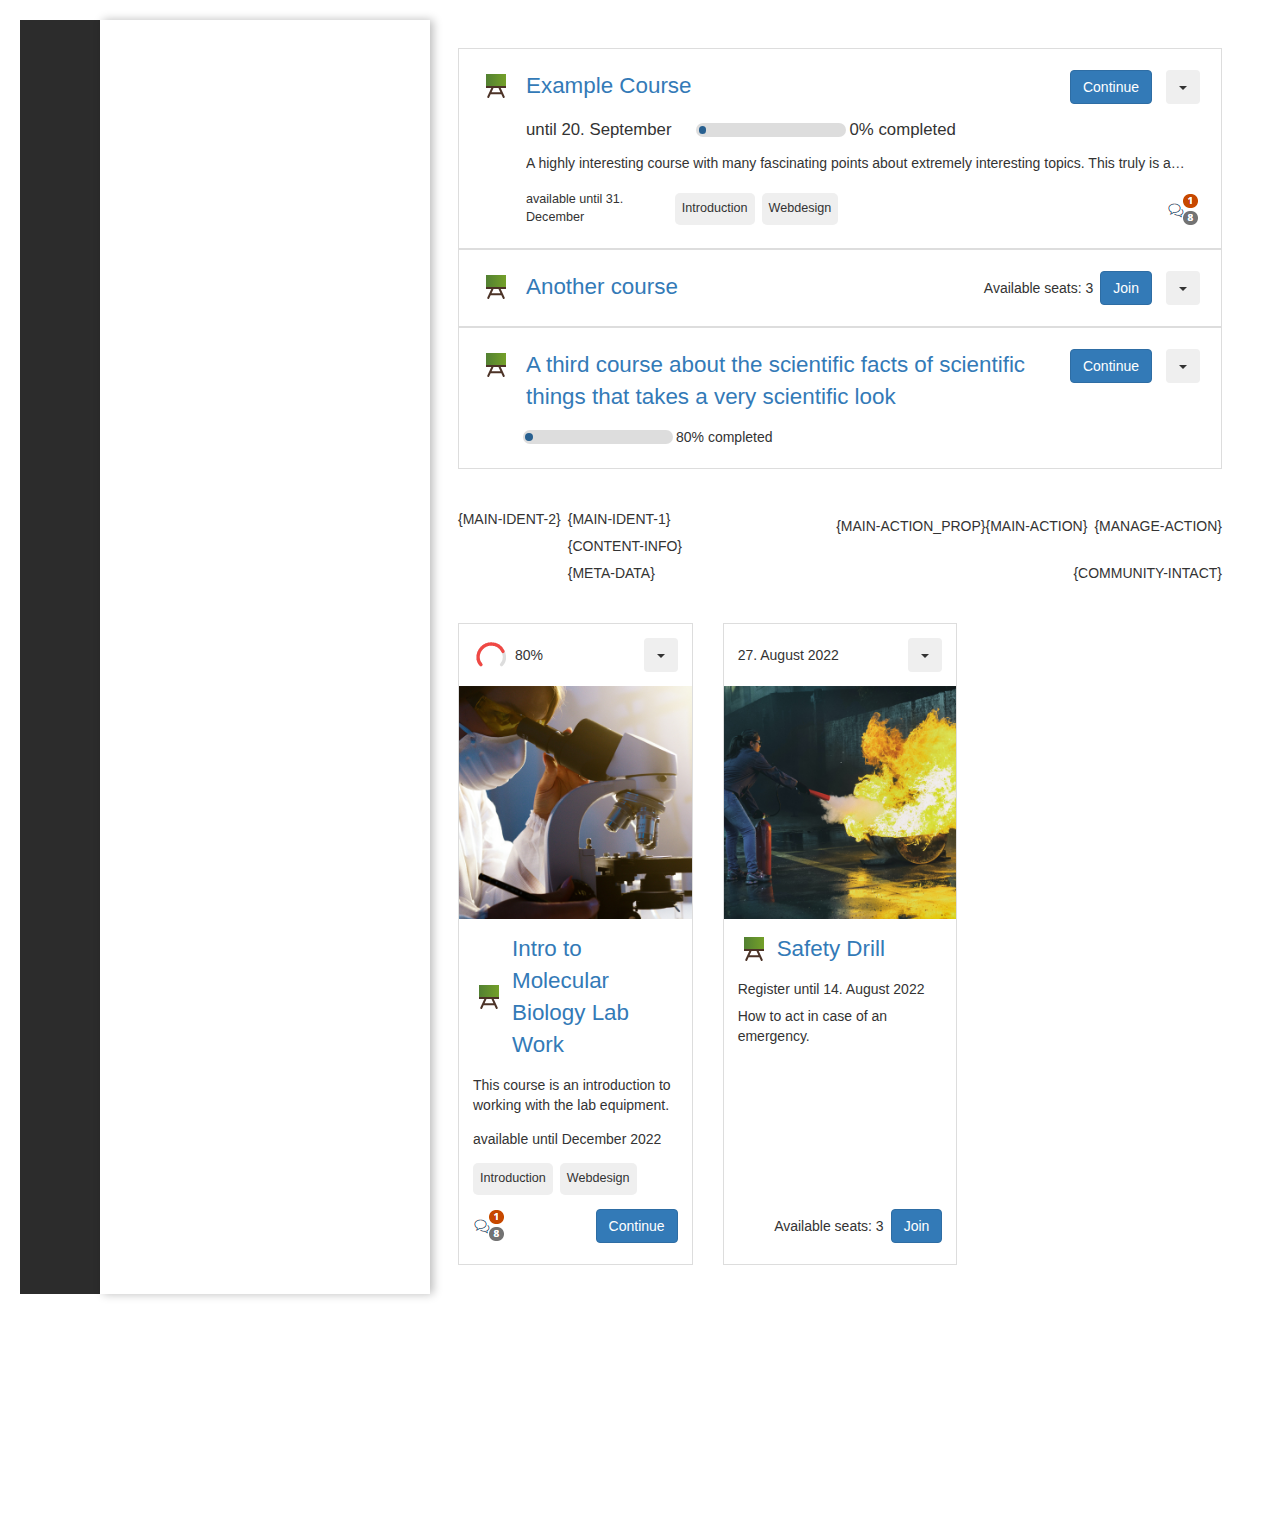
<file: new-item-card-structure/index.html>
<!DOCTYPE html>
<html lang="en">

<head>
    <meta charset="utf-8">
    <meta name="viewport" content="width=device-width, initial-scale=1.0">
    <title>Card Item Structure</title>
    <link rel="stylesheet" href="style.css">
</head>

<div class="page-section">
    <div class="mockup-page-layout">
        <div class="mockup-mainbar"></div>
        <div class="mockup-slate"></div>
        <div class="mockup-page-content">
            <div class="il-c-item">
                <div class="il-c-obj__main-identifier-1">
                    <div class="il-l-section-bar">
                        <div class="il-l-element__title"><a href="#">Example Course</a></div>
                    </div>
                </div>
                <div class="il-c-obj__main-identifier-2">
                    <img class="il-l-element__icon" src="../img/icon_crs.svg" alt="">
                </div>
                <div class="il-c-obj__main-identifier-3"></div>
                <div class="il-c-obj__main-action">
                    <div class="il-l-section-bar">
                        <div class="il-l-element-action">
                            <button class="btn btn-primary">Continue</button>
                        </div>
                    </div>
                </div>
                <div class="il-c-obj__properties__content-info">
                    <div class="il-l-section-bar il-l-section-bar--large-gap">
                        <div class="il-l-element__larger-highlight">until 20. September</div>
                        <div class="il-l-section-bar">
                            <div class="il-c-progress-meter-horizontal__bar"></div>
                            <div class="il-c-progress-meter-horizontal__label il-l-element__larger-highlight">0% completed</div>
                        </div>
                    </div>
                    <div class="il-l-section">
                        <div class="il-c-obj__properties__description">
                            A highly interesting course with many fascinating points about extremely interesting topics. This truly is a course meant for all ages to broaden their education. This description doesn't really do it justice so please check it out.
                        </div>
                    </div>
                </div>
                <div class="il-c-obj__properties__community-interaction">
                    <img src="../img/Comments_Counter.png">
                </div>
                <div class="il-c-obj__properties__meta-data">
                    <div class="il-l-section-bar il-l-section-bar--large-gap">
                        <div>available until 31. December</div>
                        <div class="il-l-section-bar">
                            <div><tag>Introduction</tag></div>
                            <div><tag>Webdesign</tag></div>
                        </div>
                    </div>
                </div>
                <div class="il-c-obj__manage-action">
                    <div class="il-l-section-bar">
                        <div class="dropdown il-l-element-action">
                            <button class="btn dropdown-toggle" type="button" id="dropdownMenuButton"
                                data-toggle="dropdown" aria-haspopup="true" aria-expanded="false"><span
                                    class="caret"></span></button>
                            <ul class="dropdown-menu" aria-labelledby="dropdownMenu1">
                                <li><a href="#">Action</a></li>
                                <li><a href="#">Another action</a></li>
                                <li><a href="#">Something else here</a></li>
                                <li role="separator" class="divider"></li>
                                <li><a href="#">Separated link</a></li>
                            </ul>
                        </div>
                    </div>
                </div>
                <div class="il-c-obj__properties__additional"></div>
            </div>

            <div class="il-c-item">
                <div class="il-c-obj__main-identifier-1">
                    <div class="il-l-section-bar">
                        <div class="il-l-element__title"><a href="#">Another course</a></div>
                    </div>
                </div>
                <div class="il-c-obj__main-identifier-2"><img class="il-l-element__icon" src="../img/icon_crs.svg" alt=""></div>
                <div class="il-c-obj__main-identifier-3"></div>
                <div class="il-c-obj__main-action">
                    <div class="il-l-section-bar">
                        <div>Available seats: 3</div>
                        <div class="il-l-element-action">
                            <button class="btn btn-primary">Join</button>
                        </div>
                    </div>
                </div>
                <div class="il-c-obj__properties__content-info"></div>
                <div class="il-c-obj__properties__community-interaction"></div>
                <div class="il-c-obj__properties__meta-data"></div>
                <div class="il-c-obj__manage-action">
                    <div class="il-l-section-bar">
                        <div class="dropdown il-l-element-action">
                            <button class="btn dropdown-toggle" type="button" id="dropdownMenuButton"
                                data-toggle="dropdown" aria-haspopup="true" aria-expanded="false"><span
                                    class="caret"></span></button>
                            <ul class="dropdown-menu" aria-labelledby="dropdownMenu1">
                                <li><a href="#">Action</a></li>
                                <li><a href="#">Another action</a></li>
                                <li><a href="#">Something else here</a></li>
                                <li role="separator" class="divider"></li>
                                <li><a href="#">Separated link</a></li>
                            </ul>
                        </div>
                    </div>
                </div>
                <div class="il-c-obj__properties__additional"></div>
            </div>

            <div class="il-c-item">
                <div class="il-c-obj__main-identifier-1">
                    <div class="il-l-section-bar">
                        <div class="il-l-element__title"><a href="#">A third course about the scientific facts of scientific things that takes a very scientific look</a></div>
                    </div>
                </div>
                <div class="il-c-obj__main-identifier-2"><img class="il-l-element__icon" src="../img/icon_crs.svg" alt=""></div>
                <div class="il-c-obj__main-identifier-3"></div>
                <div class="il-c-obj__main-action">
                    <div class="il-l-section-bar">
                        <div class="il-l-element-action">
                            <button class="btn btn-primary">Continue</button>
                        </div>
                    </div>
                </div>
                <div class="il-c-obj__properties__content-info">
                    <div class="il-l-section-bar il-l-section-bar--large-gap">
                        <div class="il-l-section-bar">
                            <div class="il-c-progress-meter-horizontal__bar"></div>
                            <div class="il-c-progress-meter-horizontal__label">80% completed</div>
                        </div>
                    </div>
                </div>
                <div class="il-c-obj__properties__meta-data"></div>
                <div class="il-c-obj__manage-action">
                    <div class="il-l-section-bar">
                        <div class="dropdown il-l-element-action">
                            <button class="btn dropdown-toggle" type="button" id="dropdownMenuButton"
                                data-toggle="dropdown" aria-haspopup="true" aria-expanded="false"><span
                                    class="caret"></span></button>
                            <ul class="dropdown-menu" aria-labelledby="dropdownMenu1">
                                <li><a href="#">Action</a></li>
                                <li><a href="#">Another action</a></li>
                                <li><a href="#">Something else here</a></li>
                                <li role="separator" class="divider"></li>
                                <li><a href="#">Separated link</a></li>
                            </ul>
                        </div>
                    </div>
                </div>
            </div>

            <br>
            <br>

            <div class="il-c-item-2">
                <div class="il-l-section-bar il-t-flex--nowrap">
                    <div class="il-c-obj__main-identifier-2 il-t-flex--align-self-flex-start">{MAIN-IDENT-2}</div>
                    <div class="il-l-section il-t-flex--grow-1">
                        <div class="il-l-section-bar il-t-flex--nowrap">
                            <div class="il-l-section il-t-flex--grow-1">
                                <div class="il-c-obj__main-identifier-1">{MAIN-IDENT-1}</div>
                                <div class="il-c-obj__properties__content-info">{CONTENT-INFO}</div>
                            </div>
                            <div class="il-l-section-bar il-t-flex--align-self-flex-start">
                                <div class="il-c-obj__main-action">{MAIN-ACTION_PROP}{MAIN-ACTION}</div>
                                <div class="il-c-obj__manage-action">{MANAGE-ACTION}</div>
                            </div>
                        </div>
                        <div class="il-l-section-bar il-t-flex--nowrap">
                            <div class="il-c-obj__properties__content-info il-t-flex--grow-1">{META-DATA}</div>
                            <div class="il-c-obj__properties__community-interaction">{COMMUNITY-INTACT}</div>
                        </div>
                    </div>
                </div>
            </div>

            <br>
            <br>

            <div class="row">
                <div class="col-sm-12 col-md-6 col-lg-4 col-xl-3">
                
                
                
                
                    <div class="il-c-card">
                        <div class="il-l-section-bar">
                            <div class="il-l-section-bar il-l-section-bar--large-gap il-c-obj__main-identifier-2">
                                <div class="il-l-section-bar">
                                    <img src="../img/ProgressMeterMini.png" alt="">
                                    <div>80%</div>
                                </div>
                            </div>
                            <div class="il-l-element-action il-c-obj__manage-action">
                                <div class="dropdown">
                                    <button class="btn dropdown-toggle" type="button" id="dropdownMenuButton" data-toggle="dropdown"
                                        aria-haspopup="true" aria-expanded="false"><span class="caret"></span></button>
                                    <ul class="dropdown-menu" aria-labelledby="dropdownMenu1">
                                        <li><a href="#">Action</a></li>
                                        <li><a href="#">Another action</a></li>
                                        <li><a href="#">Something else here</a></li>
                                        <li role="separator" class="divider"></li>
                                        <li><a href="#">Separated link</a></li>
                                    </ul>
                                </div>
                            </div>
                        </div>
                        <div class="il-l-section il-c-obj__main-identifier-3">
                            <div><a href="#"><img src="../img/cards/laboratory-microscope-pexels-artem-podrez-5726794_1080px.jpg"
                                        alt=""></a></div>
                        </div>
                        <div class="il-l-section-bar il-c-obj__main-identifier-1">
                            <img class="il-l-element__icon" src="../img/icon_crs.svg" alt="">
                            <div class="il-l-element__title"><a href="#">Intro to Molecular Biology Lab Work</a></div>
                        </div>
                        <div class="il-l-section il-c-obj__properties__content-info">
                            <div>
                                This course is an introduction to working with the lab equipment.
                            </div>
                        </div>
                        <div class="il-l-section il-c-obj__properties__meta-data">
                            <div class="il-l-section">available until December 2022</div>
                            <div class="il-l-section-bar">
                                <div>
                                    <tag>Introduction</tag>
                                </div>
                                <div>
                                    <tag>Webdesign</tag>
                                </div>
                            </div>
                        </div>
                        <div class="il-l-section-bar il-l-section-bar--large-gap il-t-flex--grow-1 il-t-flex--align-items-flex-end il-t-flex--justify-content-end">
                            <div class="il-c-obj__properties__community-interaction">
                                <img src="../img/Comments_Counter.png">
                            </div>
                            <div class="il-c-obj__main-action il-l-section-bar il-t-flex--justify-content-end">
                                <div class="il-l-element-action">
                                    <button class="btn btn-primary">Continue</button>
                                </div>
                            </div>
                        </div>
                        <div class="il-l-section il-c-obj__properties__additional"></div>
                    </div>
                
                </div>
                <div class="col-sm-12 col-md-6 col-lg-4 col-xl-3">

                    <div class="il-c-card">
                        <div class="il-l-section-bar">
                            <div class="il-c-obj__main-identifier-2">27. August 2022</div>
                            <div class="il-l-element-action il-c-obj__manage-action">
                                <div class="dropdown">
                                    <button class="btn dropdown-toggle" type="button" id="dropdownMenuButton" data-toggle="dropdown"
                                        aria-haspopup="true" aria-expanded="false"><span class="caret"></span></button>
                                    <ul class="dropdown-menu" aria-labelledby="dropdownMenu1">
                                        <li><a href="#">Action</a></li>
                                        <li><a href="#">Another action</a></li>
                                        <li><a href="#">Something else here</a></li>
                                        <li role="separator" class="divider"></li>
                                        <li><a href="#">Separated link</a></li>
                                    </ul>
                                </div>
                            </div>
                        </div>
                        <div class="il-l-section il-c-obj__main-identifier-3">
                            <div><a href="#"><img src="../img/cards/fire-extinguisher-pexels-levi-damasceno-571252_1080px.jpg"
                                        alt=""></a></div>
                        </div>
                        <div class="il-l-section-bar il-c-obj__main-identifier-1">
                            <img class="il-l-element__icon" src="../img/icon_crs.svg" alt="">
                            <div class="il-l-element__title"><a href="#">Safety Drill</a></div>
                        </div>
                        <div class="il-l-section il-c-obj__properties__content-info">
                            <div>Register until 14. August 2022</div>
                            <div>How to act in case of an emergency.</div>
                        </div>
                        <div class="il-l-section il-c-obj__properties__meta-data"></div>
                        <div class="il-l-section-bar il-l-section-bar--large-gap il-t-flex--grow-1 il-t-flex--align-items-flex-end il-t-flex--justify-content-end">
                            <div class="il-l-section-bar il-t-flex--justify-content-end il-c-obj__main-action">
                                <div>Available seats: 3</div>
                                <div class="il-l-element-action">
                                    <button class="btn btn-primary">Join</button>
                                </div>
                            </div>
                        </div>
                        <div class="il-l-section il-c-obj__properties__additional"></div>
                    </div>



                </div>
                <div class="col-sm-3"></div>
                <div class="col-sm-3"></div>
            </div>
            



        </div>
    </div>
</div>
</file>
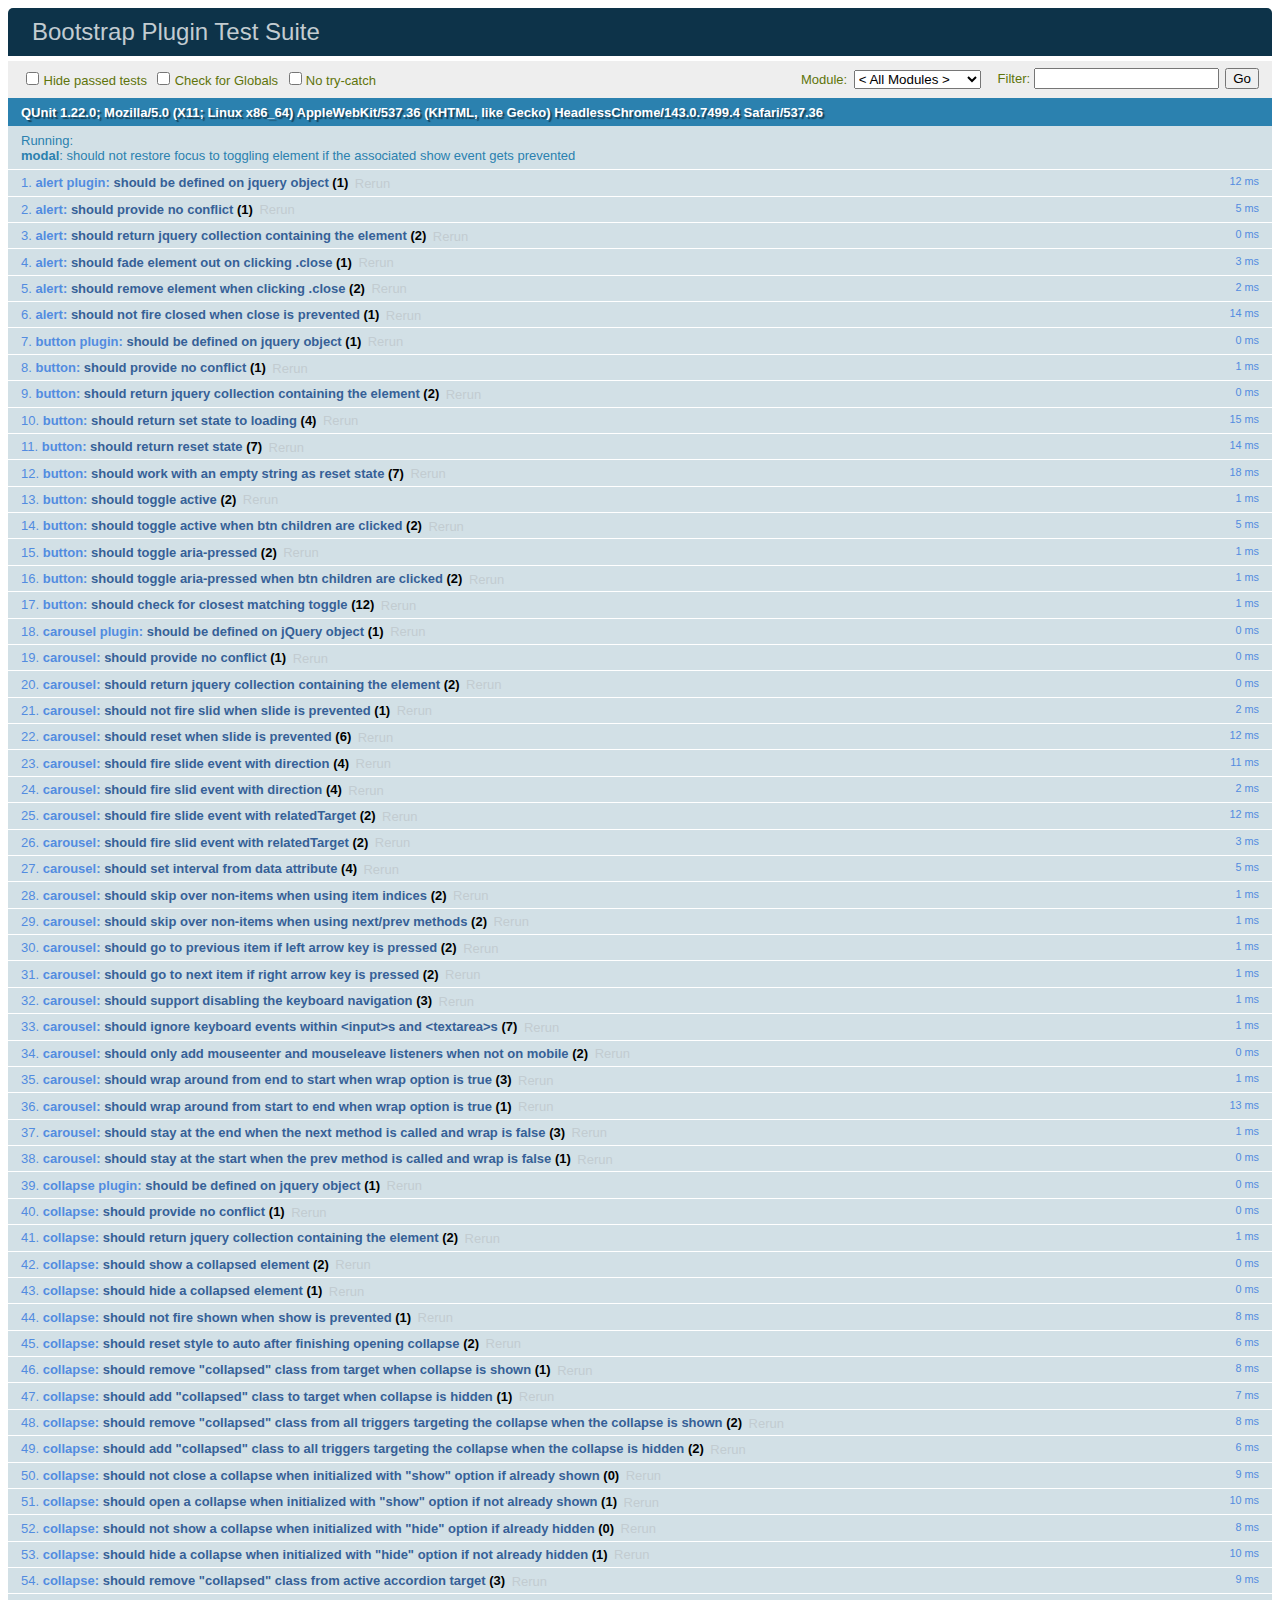
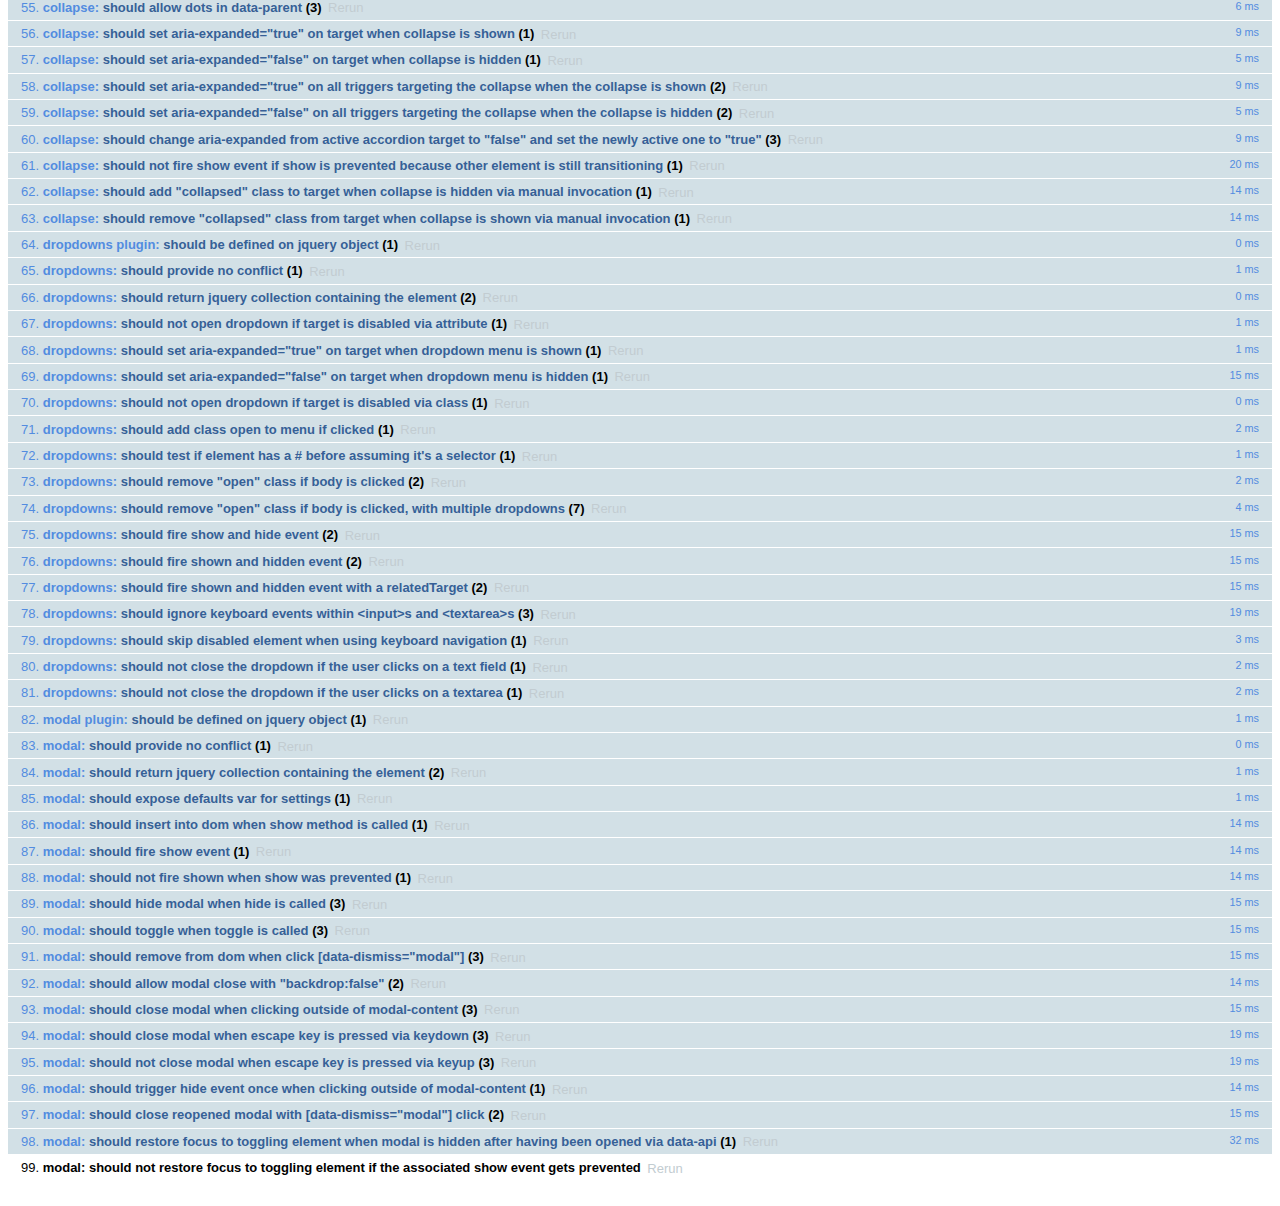
<file: bootstrap-3.3.7/js/tests/index.html>
<!DOCTYPE html>
<html>
  <head>
    <meta charset="utf-8">
    <title>Bootstrap Plugin Test Suite</title>
    <meta name="viewport" content="width=device-width, initial-scale=1">

    <!-- jQuery -->
    <script src="vendor/jquery.min.js"></script>
    <script>
      // Disable jQuery event aliases to ensure we don't accidentally use any of them
      (function () {
        var eventAliases = [
          'blur',
          'focus',
          'focusin',
          'focusout',
          'load',
          'resize',
          'scroll',
          'unload',
          'click',
          'dblclick',
          'mousedown',
          'mouseup',
          'mousemove',
          'mouseover',
          'mouseout',
          'mouseenter',
          'mouseleave',
          'change',
          'select',
          'submit',
          'keydown',
          'keypress',
          'keyup',
          'error',
          'contextmenu',
          'hover',
          'bind',
          'unbind',
          'delegate',
          'undelegate'
        ]
        for (var i = 0; i < eventAliases.length; i++) {
          var eventAlias = eventAliases[i]
          $.fn[eventAlias] = function () {
            throw new Error('Using the ".' + eventAlias + '()" method is not allowed, so that Bootstrap can be compatible with custom jQuery builds which exclude the "event aliases" module that defines said method. See https://github.com/twbs/bootstrap/blob/master/CONTRIBUTING.md#js')
          }
        }
      })()
    </script>

    <!-- QUnit -->
    <link rel="stylesheet" href="vendor/qunit.css" media="screen">
    <script src="vendor/qunit.js"></script>
    <script>
      // See https://github.com/axemclion/grunt-saucelabs#test-result-details-with-qunit
      var log = []
      // Require assert.expect in each test
      QUnit.config.requireExpects = true
      QUnit.done(function (testResults) {
        var tests = []
        for (var i = 0, len = log.length; i < len; i++) {
          var details = log[i]
          tests.push({
            name: details.name,
            result: details.result,
            expected: details.expected,
            actual: details.actual,
            source: details.source
          })
        }
        testResults.tests = tests

        window.global_test_results = testResults
      })

      QUnit.testStart(function (testDetails) {
        $(window).scrollTop(0)
        QUnit.log(function (details) {
          if (!details.result) {
            details.name = testDetails.name
            log.push(details)
          }
        })
      })

      // Cleanup
      QUnit.testDone(function () {
        $('#qunit-fixture').empty()
        $('#modal-test, .modal-backdrop').remove()
      })

      // Display fixture on-screen on iOS to avoid false positives
      if (/iPhone|iPad|iPod/.test(navigator.userAgent)) {
        QUnit.begin(function() {
          $('#qunit-fixture').css({ top: 0, left: 0 })
        })

        QUnit.done(function () {
          $('#qunit-fixture').css({ top: '', left: '' })
        })
      }

      // Disable deprecated global QUnit method aliases in preparation for QUnit v2
      (function () {
        var methodNames = [
          'async',
          'asyncTest',
          'deepEqual',
          'equal',
          'expect',
          'module',
          'notDeepEqual',
          'notEqual',
          'notPropEqual',
          'notStrictEqual',
          'ok',
          'propEqual',
          'push',
          'start',
          'stop',
          'strictEqual',
          'test',
          'throws'
        ];
        for (var i = 0; i < methodNames.length; i++) {
          var methodName = methodNames[i];
          window[methodName] = undefined;
        }
      })();
    </script>

    <!-- Plugin sources -->
    <script>$.support.transition = false</script>
    <script src="../../js/alert.js"></script>
    <script src="../../js/button.js"></script>
    <script src="../../js/carousel.js"></script>
    <script src="../../js/collapse.js"></script>
    <script src="../../js/dropdown.js"></script>
    <script src="../../js/modal.js"></script>
    <script src="../../js/scrollspy.js"></script>
    <script src="../../js/tab.js"></script>
    <script src="../../js/tooltip.js"></script>
    <script src="../../js/popover.js"></script>
    <script src="../../js/affix.js"></script>

    <!-- Unit tests -->
    <script src="unit/alert.js"></script>
    <script src="unit/button.js"></script>
    <script src="unit/carousel.js"></script>
    <script src="unit/collapse.js"></script>
    <script src="unit/dropdown.js"></script>
    <script src="unit/modal.js"></script>
    <script src="unit/scrollspy.js"></script>
    <script src="unit/tab.js"></script>
    <script src="unit/tooltip.js"></script>
    <script src="unit/popover.js"></script>
    <script src="unit/affix.js"></script>

  </head>
  <body>
    <div id="qunit-container">
      <div id="qunit"></div>
      <div id="qunit-fixture"></div>
    </div>
  </body>
</html>
</file>
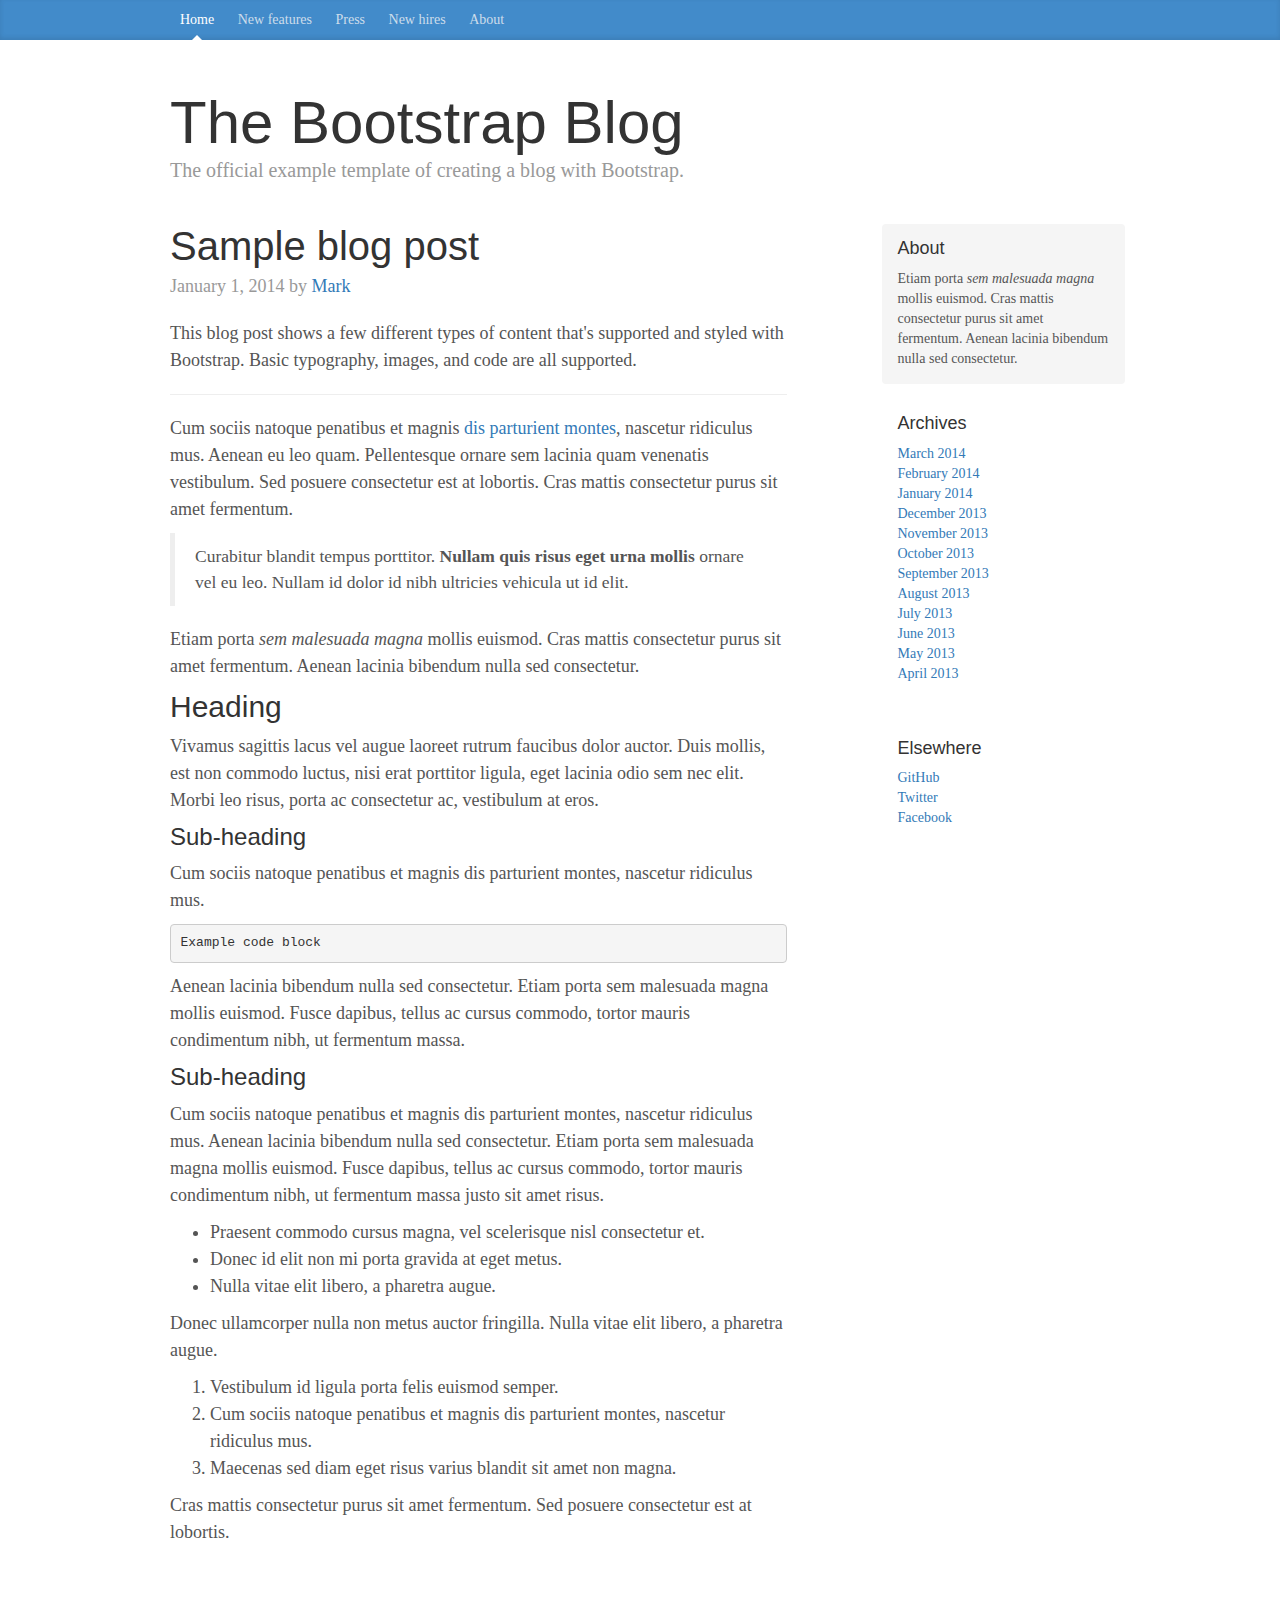
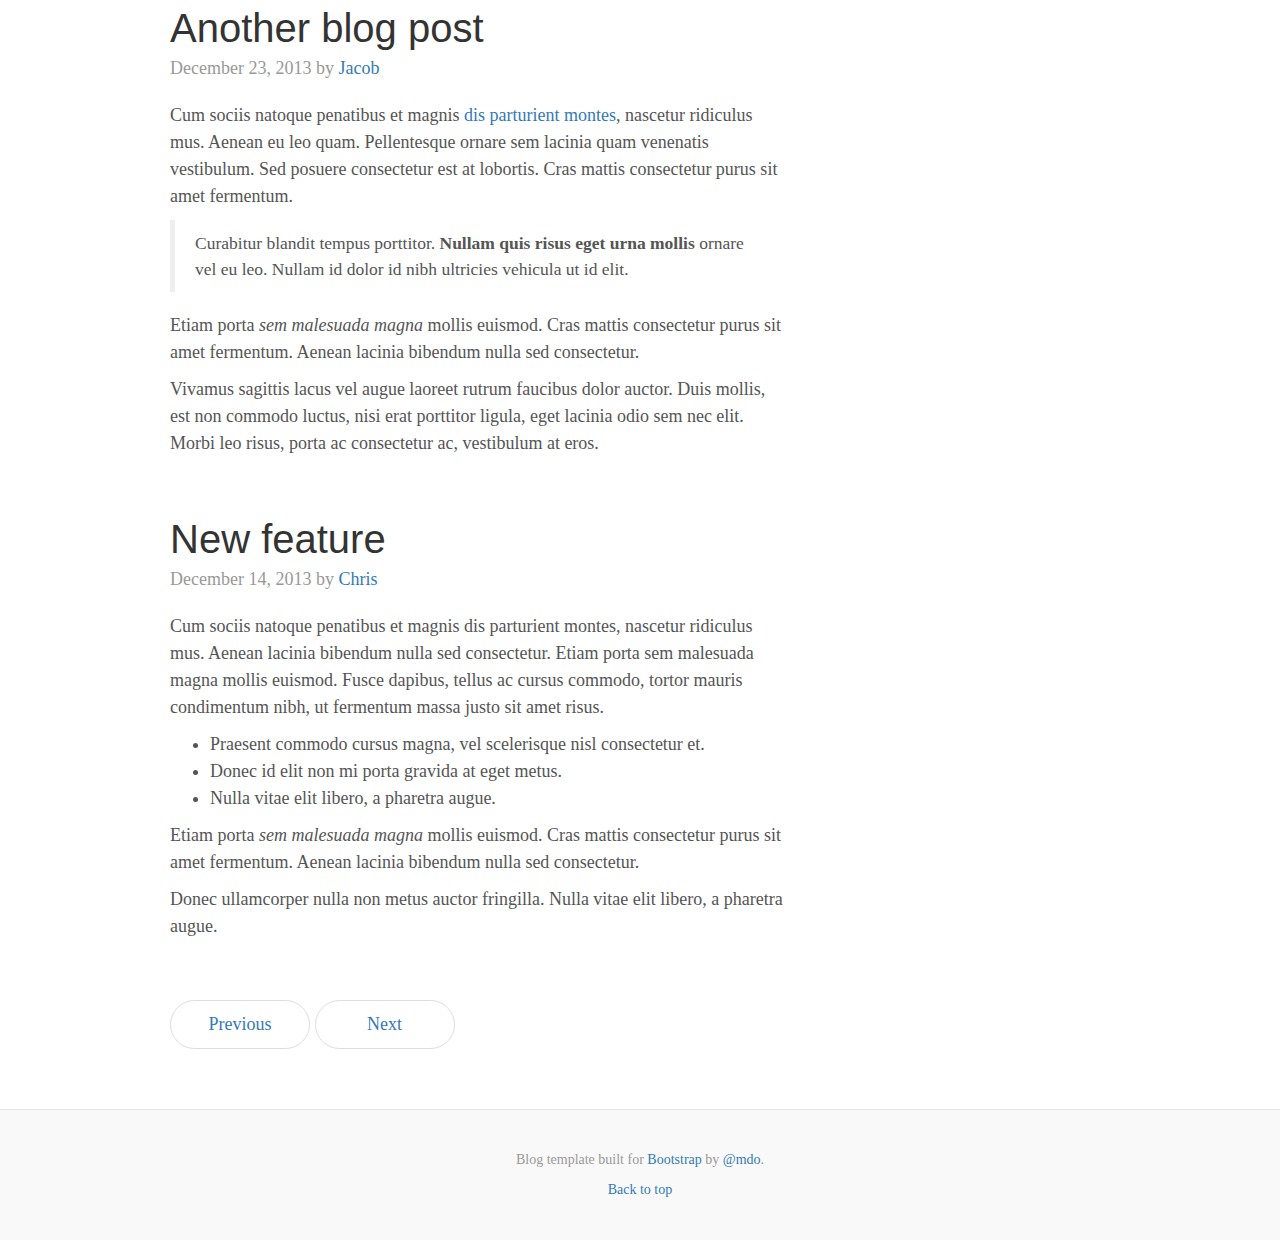
<file: bootstrap-3.3.7/docs/examples/blog/index.html>
<!DOCTYPE html>
<html lang="en">
  <head>
    <meta charset="utf-8">
    <meta http-equiv="X-UA-Compatible" content="IE=edge">
    <meta name="viewport" content="width=device-width, initial-scale=1">
    <!-- The above 3 meta tags *must* come first in the head; any other head content must come *after* these tags -->
    <meta name="description" content="">
    <meta name="author" content="">
    <link rel="icon" href="../../favicon.ico">

    <title>Blog Template for Bootstrap</title>

    <!-- Bootstrap core CSS -->
    <link href="../../dist/css/bootstrap.min.css" rel="stylesheet">

    <!-- IE10 viewport hack for Surface/desktop Windows 8 bug -->
    <link href="../../assets/css/ie10-viewport-bug-workaround.css" rel="stylesheet">

    <!-- Custom styles for this template -->
    <link href="blog.css" rel="stylesheet">

    <!-- Just for debugging purposes. Don't actually copy these 2 lines! -->
    <!--[if lt IE 9]><script src="../../assets/js/ie8-responsive-file-warning.js"></script><![endif]-->
    <script src="../../assets/js/ie-emulation-modes-warning.js"></script>

    <!-- HTML5 shim and Respond.js for IE8 support of HTML5 elements and media queries -->
    <!--[if lt IE 9]>
      <script src="https://oss.maxcdn.com/html5shiv/3.7.3/html5shiv.min.js"></script>
      <script src="https://oss.maxcdn.com/respond/1.4.2/respond.min.js"></script>
    <![endif]-->
  </head>

  <body>

    <div class="blog-masthead">
      <div class="container">
        <nav class="blog-nav">
          <a class="blog-nav-item active" href="#">Home</a>
          <a class="blog-nav-item" href="#">New features</a>
          <a class="blog-nav-item" href="#">Press</a>
          <a class="blog-nav-item" href="#">New hires</a>
          <a class="blog-nav-item" href="#">About</a>
        </nav>
      </div>
    </div>

    <div class="container">

      <div class="blog-header">
        <h1 class="blog-title">The Bootstrap Blog</h1>
        <p class="lead blog-description">The official example template of creating a blog with Bootstrap.</p>
      </div>

      <div class="row">

        <div class="col-sm-8 blog-main">

          <div class="blog-post">
            <h2 class="blog-post-title">Sample blog post</h2>
            <p class="blog-post-meta">January 1, 2014 by <a href="#">Mark</a></p>

            <p>This blog post shows a few different types of content that's supported and styled with Bootstrap. Basic typography, images, and code are all supported.</p>
            <hr>
            <p>Cum sociis natoque penatibus et magnis <a href="#">dis parturient montes</a>, nascetur ridiculus mus. Aenean eu leo quam. Pellentesque ornare sem lacinia quam venenatis vestibulum. Sed posuere consectetur est at lobortis. Cras mattis consectetur purus sit amet fermentum.</p>
            <blockquote>
              <p>Curabitur blandit tempus porttitor. <strong>Nullam quis risus eget urna mollis</strong> ornare vel eu leo. Nullam id dolor id nibh ultricies vehicula ut id elit.</p>
            </blockquote>
            <p>Etiam porta <em>sem malesuada magna</em> mollis euismod. Cras mattis consectetur purus sit amet fermentum. Aenean lacinia bibendum nulla sed consectetur.</p>
            <h2>Heading</h2>
            <p>Vivamus sagittis lacus vel augue laoreet rutrum faucibus dolor auctor. Duis mollis, est non commodo luctus, nisi erat porttitor ligula, eget lacinia odio sem nec elit. Morbi leo risus, porta ac consectetur ac, vestibulum at eros.</p>
            <h3>Sub-heading</h3>
            <p>Cum sociis natoque penatibus et magnis dis parturient montes, nascetur ridiculus mus.</p>
            <pre><code>Example code block</code></pre>
            <p>Aenean lacinia bibendum nulla sed consectetur. Etiam porta sem malesuada magna mollis euismod. Fusce dapibus, tellus ac cursus commodo, tortor mauris condimentum nibh, ut fermentum massa.</p>
            <h3>Sub-heading</h3>
            <p>Cum sociis natoque penatibus et magnis dis parturient montes, nascetur ridiculus mus. Aenean lacinia bibendum nulla sed consectetur. Etiam porta sem malesuada magna mollis euismod. Fusce dapibus, tellus ac cursus commodo, tortor mauris condimentum nibh, ut fermentum massa justo sit amet risus.</p>
            <ul>
              <li>Praesent commodo cursus magna, vel scelerisque nisl consectetur et.</li>
              <li>Donec id elit non mi porta gravida at eget metus.</li>
              <li>Nulla vitae elit libero, a pharetra augue.</li>
            </ul>
            <p>Donec ullamcorper nulla non metus auctor fringilla. Nulla vitae elit libero, a pharetra augue.</p>
            <ol>
              <li>Vestibulum id ligula porta felis euismod semper.</li>
              <li>Cum sociis natoque penatibus et magnis dis parturient montes, nascetur ridiculus mus.</li>
              <li>Maecenas sed diam eget risus varius blandit sit amet non magna.</li>
            </ol>
            <p>Cras mattis consectetur purus sit amet fermentum. Sed posuere consectetur est at lobortis.</p>
          </div><!-- /.blog-post -->

          <div class="blog-post">
            <h2 class="blog-post-title">Another blog post</h2>
            <p class="blog-post-meta">December 23, 2013 by <a href="#">Jacob</a></p>

            <p>Cum sociis natoque penatibus et magnis <a href="#">dis parturient montes</a>, nascetur ridiculus mus. Aenean eu leo quam. Pellentesque ornare sem lacinia quam venenatis vestibulum. Sed posuere consectetur est at lobortis. Cras mattis consectetur purus sit amet fermentum.</p>
            <blockquote>
              <p>Curabitur blandit tempus porttitor. <strong>Nullam quis risus eget urna mollis</strong> ornare vel eu leo. Nullam id dolor id nibh ultricies vehicula ut id elit.</p>
            </blockquote>
            <p>Etiam porta <em>sem malesuada magna</em> mollis euismod. Cras mattis consectetur purus sit amet fermentum. Aenean lacinia bibendum nulla sed consectetur.</p>
            <p>Vivamus sagittis lacus vel augue laoreet rutrum faucibus dolor auctor. Duis mollis, est non commodo luctus, nisi erat porttitor ligula, eget lacinia odio sem nec elit. Morbi leo risus, porta ac consectetur ac, vestibulum at eros.</p>
          </div><!-- /.blog-post -->

          <div class="blog-post">
            <h2 class="blog-post-title">New feature</h2>
            <p class="blog-post-meta">December 14, 2013 by <a href="#">Chris</a></p>

            <p>Cum sociis natoque penatibus et magnis dis parturient montes, nascetur ridiculus mus. Aenean lacinia bibendum nulla sed consectetur. Etiam porta sem malesuada magna mollis euismod. Fusce dapibus, tellus ac cursus commodo, tortor mauris condimentum nibh, ut fermentum massa justo sit amet risus.</p>
            <ul>
              <li>Praesent commodo cursus magna, vel scelerisque nisl consectetur et.</li>
              <li>Donec id elit non mi porta gravida at eget metus.</li>
              <li>Nulla vitae elit libero, a pharetra augue.</li>
            </ul>
            <p>Etiam porta <em>sem malesuada magna</em> mollis euismod. Cras mattis consectetur purus sit amet fermentum. Aenean lacinia bibendum nulla sed consectetur.</p>
            <p>Donec ullamcorper nulla non metus auctor fringilla. Nulla vitae elit libero, a pharetra augue.</p>
          </div><!-- /.blog-post -->

          <nav>
            <ul class="pager">
              <li><a href="#">Previous</a></li>
              <li><a href="#">Next</a></li>
            </ul>
          </nav>

        </div><!-- /.blog-main -->

        <div class="col-sm-3 col-sm-offset-1 blog-sidebar">
          <div class="sidebar-module sidebar-module-inset">
            <h4>About</h4>
            <p>Etiam porta <em>sem malesuada magna</em> mollis euismod. Cras mattis consectetur purus sit amet fermentum. Aenean lacinia bibendum nulla sed consectetur.</p>
          </div>
          <div class="sidebar-module">
            <h4>Archives</h4>
            <ol class="list-unstyled">
              <li><a href="#">March 2014</a></li>
              <li><a href="#">February 2014</a></li>
              <li><a href="#">January 2014</a></li>
              <li><a href="#">December 2013</a></li>
              <li><a href="#">November 2013</a></li>
              <li><a href="#">October 2013</a></li>
              <li><a href="#">September 2013</a></li>
              <li><a href="#">August 2013</a></li>
              <li><a href="#">July 2013</a></li>
              <li><a href="#">June 2013</a></li>
              <li><a href="#">May 2013</a></li>
              <li><a href="#">April 2013</a></li>
            </ol>
          </div>
          <div class="sidebar-module">
            <h4>Elsewhere</h4>
            <ol class="list-unstyled">
              <li><a href="#">GitHub</a></li>
              <li><a href="#">Twitter</a></li>
              <li><a href="#">Facebook</a></li>
            </ol>
          </div>
        </div><!-- /.blog-sidebar -->

      </div><!-- /.row -->

    </div><!-- /.container -->

    <footer class="blog-footer">
      <p>Blog template built for <a href="http://getbootstrap.com">Bootstrap</a> by <a href="https://twitter.com/mdo">@mdo</a>.</p>
      <p>
        <a href="#">Back to top</a>
      </p>
    </footer>


    <!-- Bootstrap core JavaScript
    ================================================== -->
    <!-- Placed at the end of the document so the pages load faster -->
    <script src="https://ajax.googleapis.com/ajax/libs/jquery/1.12.4/jquery.min.js"></script>
    <script>window.jQuery || document.write('<script src="../../assets/js/vendor/jquery.min.js"><\/script>')</script>
    <script src="../../dist/js/bootstrap.min.js"></script>
    <!-- IE10 viewport hack for Surface/desktop Windows 8 bug -->
    <script src="../../assets/js/ie10-viewport-bug-workaround.js"></script>
  </body>
</html>
</file>
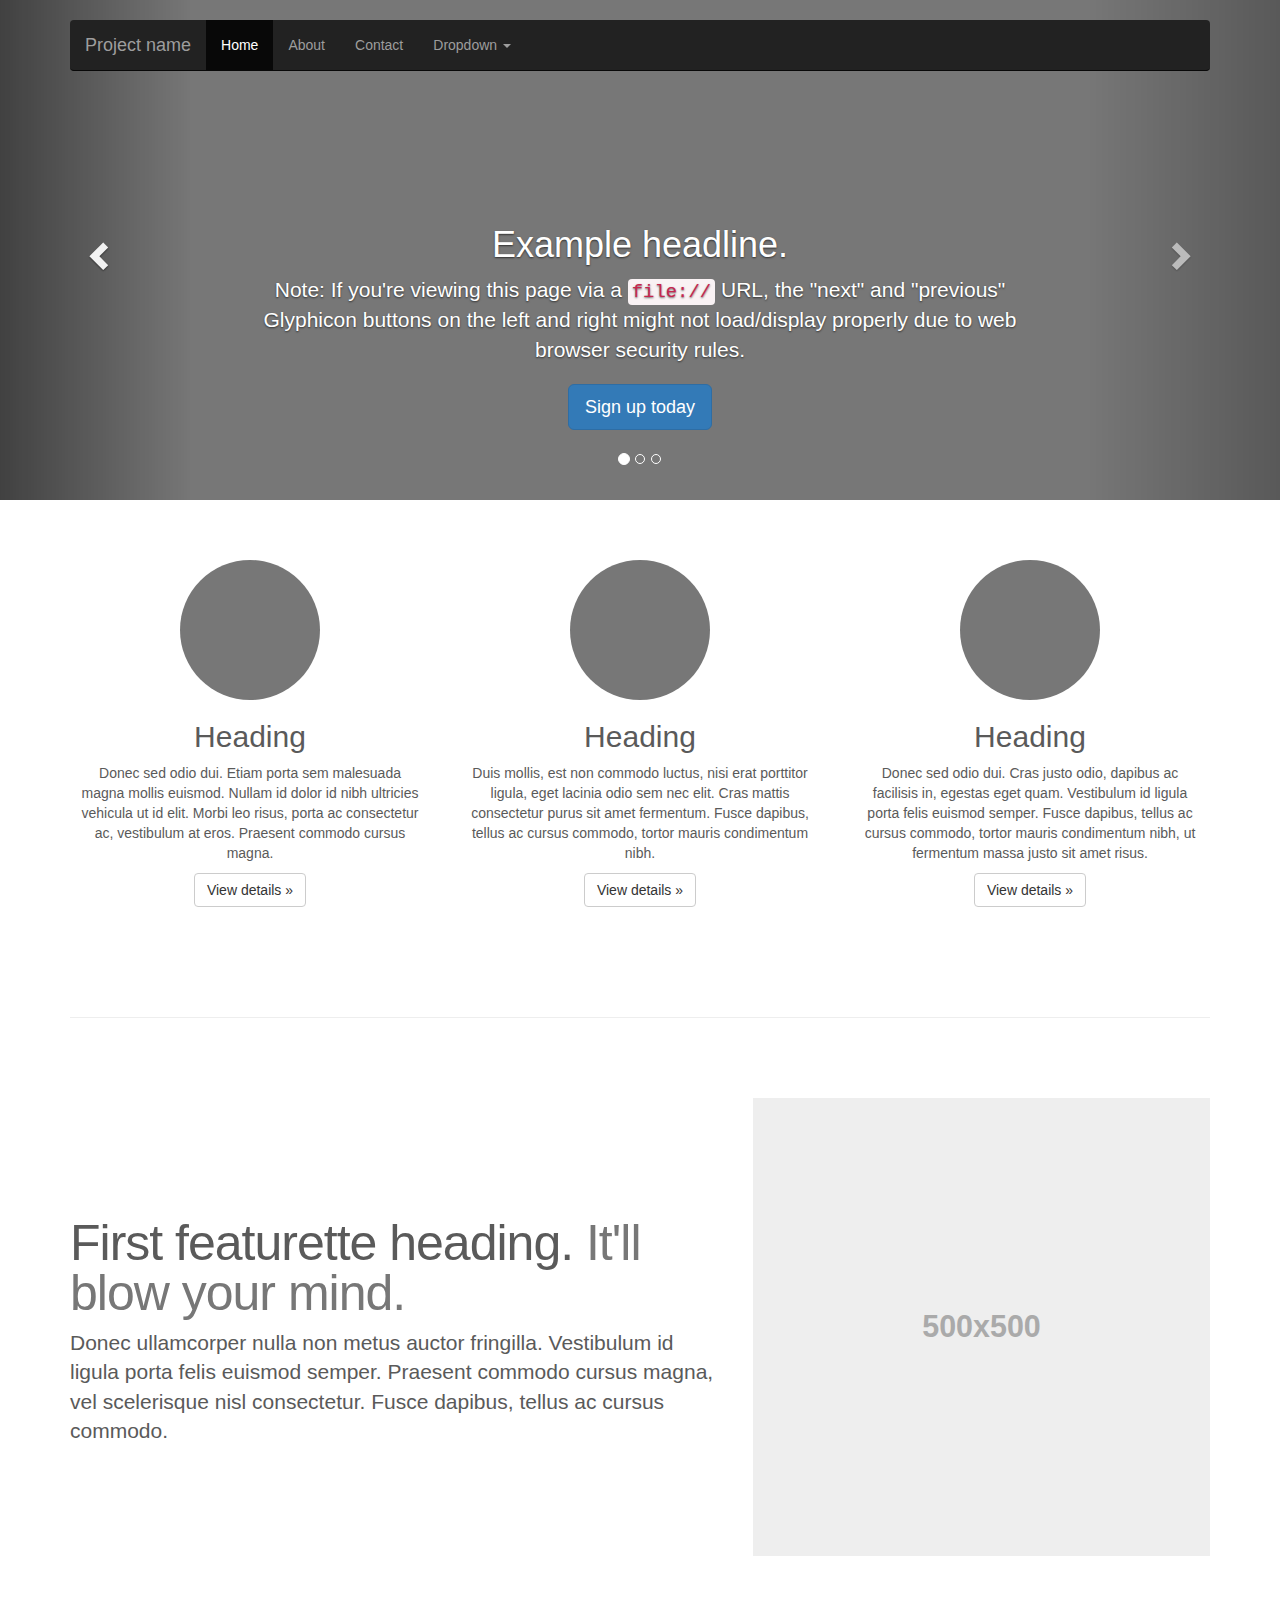
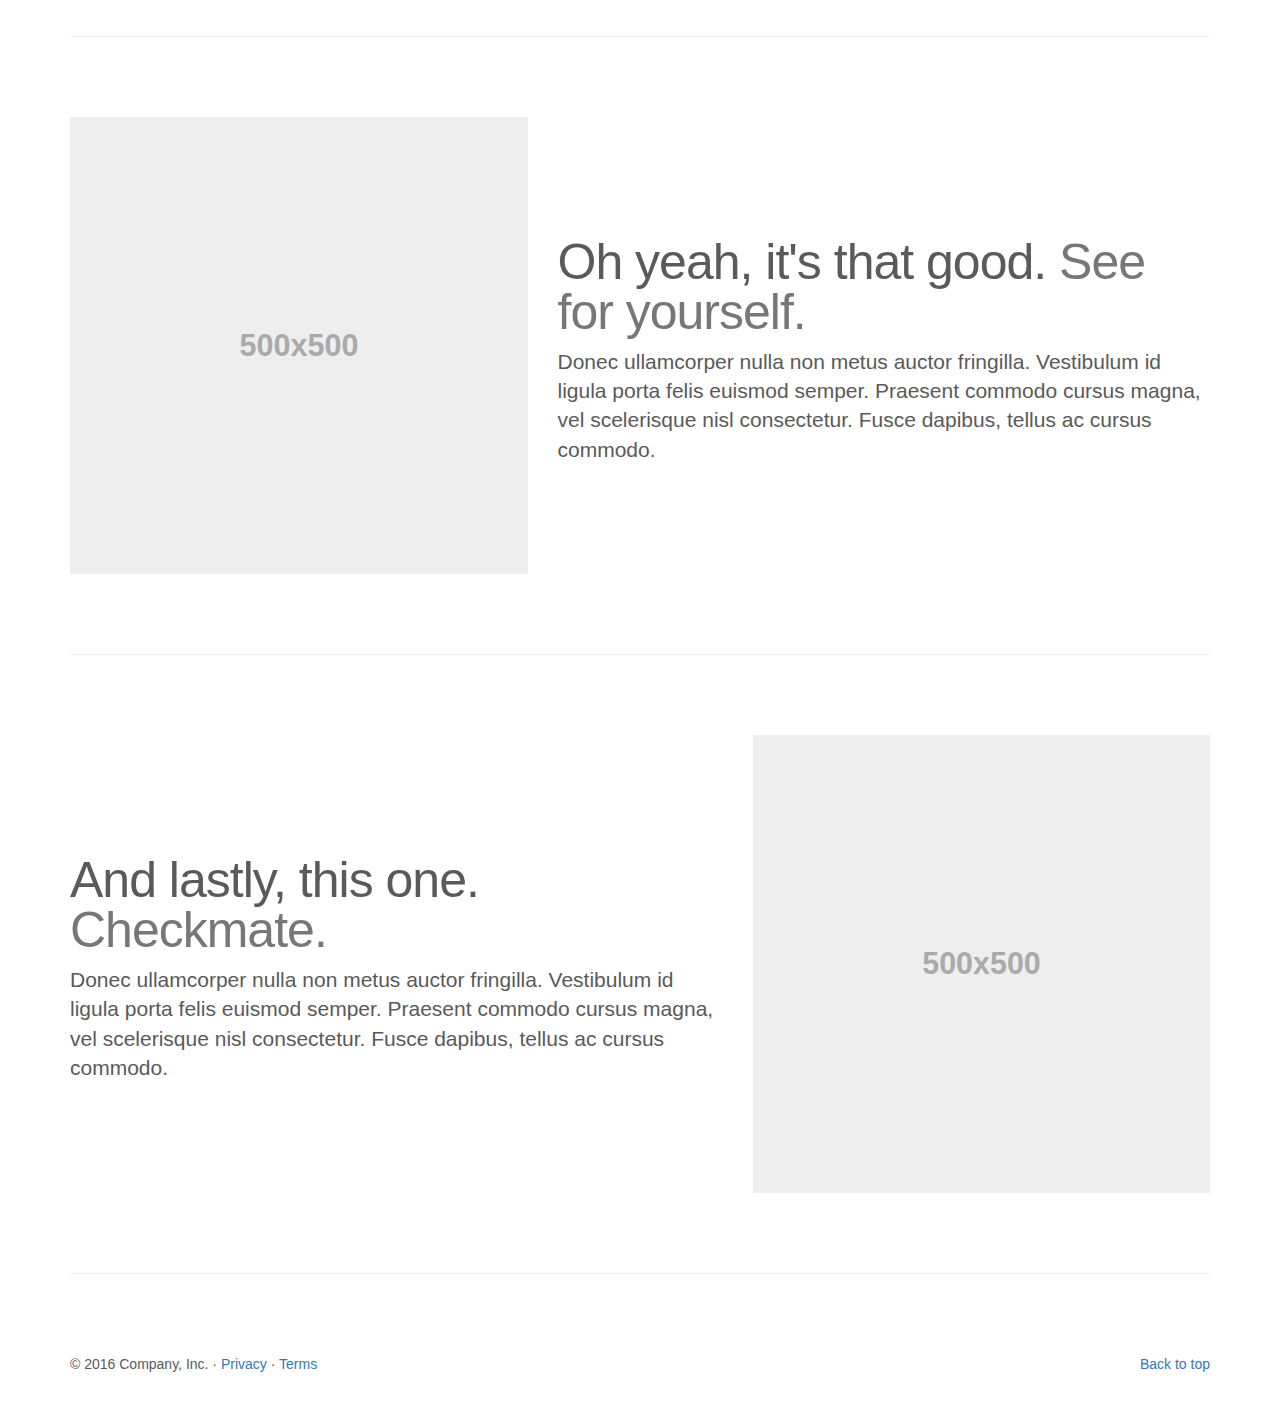
<file: bootstrap-3.3.7/docs/examples/carousel/index.html>
<!DOCTYPE html>
<html lang="en">
  <head>
    <meta charset="utf-8">
    <meta http-equiv="X-UA-Compatible" content="IE=edge">
    <meta name="viewport" content="width=device-width, initial-scale=1">
    <!-- The above 3 meta tags *must* come first in the head; any other head content must come *after* these tags -->
    <meta name="description" content="">
    <meta name="author" content="">
    <link rel="icon" href="../../favicon.ico">

    <title>Carousel Template for Bootstrap</title>

    <!-- Bootstrap core CSS -->
    <link href="../../dist/css/bootstrap.min.css" rel="stylesheet">

    <!-- IE10 viewport hack for Surface/desktop Windows 8 bug -->
    <link href="../../assets/css/ie10-viewport-bug-workaround.css" rel="stylesheet">

    <!-- Just for debugging purposes. Don't actually copy these 2 lines! -->
    <!--[if lt IE 9]><script src="../../assets/js/ie8-responsive-file-warning.js"></script><![endif]-->
    <script src="../../assets/js/ie-emulation-modes-warning.js"></script>

    <!-- HTML5 shim and Respond.js for IE8 support of HTML5 elements and media queries -->
    <!--[if lt IE 9]>
      <script src="https://oss.maxcdn.com/html5shiv/3.7.3/html5shiv.min.js"></script>
      <script src="https://oss.maxcdn.com/respond/1.4.2/respond.min.js"></script>
    <![endif]-->

    <!-- Custom styles for this template -->
    <link href="carousel.css" rel="stylesheet">
  </head>
<!-- NAVBAR
================================================== -->
  <body>
    <div class="navbar-wrapper">
      <div class="container">

        <nav class="navbar navbar-inverse navbar-static-top">
          <div class="container">
            <div class="navbar-header">
              <button type="button" class="navbar-toggle collapsed" data-toggle="collapse" data-target="#navbar" aria-expanded="false" aria-controls="navbar">
                <span class="sr-only">Toggle navigation</span>
                <span class="icon-bar"></span>
                <span class="icon-bar"></span>
                <span class="icon-bar"></span>
              </button>
              <a class="navbar-brand" href="#">Project name</a>
            </div>
            <div id="navbar" class="navbar-collapse collapse">
              <ul class="nav navbar-nav">
                <li class="active"><a href="#">Home</a></li>
                <li><a href="#about">About</a></li>
                <li><a href="#contact">Contact</a></li>
                <li class="dropdown">
                  <a href="#" class="dropdown-toggle" data-toggle="dropdown" role="button" aria-haspopup="true" aria-expanded="false">Dropdown <span class="caret"></span></a>
                  <ul class="dropdown-menu">
                    <li><a href="#">Action</a></li>
                    <li><a href="#">Another action</a></li>
                    <li><a href="#">Something else here</a></li>
                    <li role="separator" class="divider"></li>
                    <li class="dropdown-header">Nav header</li>
                    <li><a href="#">Separated link</a></li>
                    <li><a href="#">One more separated link</a></li>
                  </ul>
                </li>
              </ul>
            </div>
          </div>
        </nav>

      </div>
    </div>


    <!-- Carousel
    ================================================== -->
    <div id="myCarousel" class="carousel slide" data-ride="carousel">
      <!-- Indicators -->
      <ol class="carousel-indicators">
        <li data-target="#myCarousel" data-slide-to="0" class="active"></li>
        <li data-target="#myCarousel" data-slide-to="1"></li>
        <li data-target="#myCarousel" data-slide-to="2"></li>
      </ol>
      <div class="carousel-inner" role="listbox">
        <div class="item active">
          <img class="first-slide" src="[data-uri]" alt="First slide">
          <div class="container">
            <div class="carousel-caption">
              <h1>Example headline.</h1>
              <p>Note: If you're viewing this page via a <code>file://</code> URL, the "next" and "previous" Glyphicon buttons on the left and right might not load/display properly due to web browser security rules.</p>
              <p><a class="btn btn-lg btn-primary" href="#" role="button">Sign up today</a></p>
            </div>
          </div>
        </div>
        <div class="item">
          <img class="second-slide" src="[data-uri]" alt="Second slide">
          <div class="container">
            <div class="carousel-caption">
              <h1>Another example headline.</h1>
              <p>Cras justo odio, dapibus ac facilisis in, egestas eget quam. Donec id elit non mi porta gravida at eget metus. Nullam id dolor id nibh ultricies vehicula ut id elit.</p>
              <p><a class="btn btn-lg btn-primary" href="#" role="button">Learn more</a></p>
            </div>
          </div>
        </div>
        <div class="item">
          <img class="third-slide" src="[data-uri]" alt="Third slide">
          <div class="container">
            <div class="carousel-caption">
              <h1>One more for good measure.</h1>
              <p>Cras justo odio, dapibus ac facilisis in, egestas eget quam. Donec id elit non mi porta gravida at eget metus. Nullam id dolor id nibh ultricies vehicula ut id elit.</p>
              <p><a class="btn btn-lg btn-primary" href="#" role="button">Browse gallery</a></p>
            </div>
          </div>
        </div>
      </div>
      <a class="left carousel-control" href="#myCarousel" role="button" data-slide="prev">
        <span class="glyphicon glyphicon-chevron-left" aria-hidden="true"></span>
        <span class="sr-only">Previous</span>
      </a>
      <a class="right carousel-control" href="#myCarousel" role="button" data-slide="next">
        <span class="glyphicon glyphicon-chevron-right" aria-hidden="true"></span>
        <span class="sr-only">Next</span>
      </a>
    </div><!-- /.carousel -->


    <!-- Marketing messaging and featurettes
    ================================================== -->
    <!-- Wrap the rest of the page in another container to center all the content. -->

    <div class="container marketing">

      <!-- Three columns of text below the carousel -->
      <div class="row">
        <div class="col-lg-4">
          <img class="img-circle" src="[data-uri]" alt="Generic placeholder image" width="140" height="140">
          <h2>Heading</h2>
          <p>Donec sed odio dui. Etiam porta sem malesuada magna mollis euismod. Nullam id dolor id nibh ultricies vehicula ut id elit. Morbi leo risus, porta ac consectetur ac, vestibulum at eros. Praesent commodo cursus magna.</p>
          <p><a class="btn btn-default" href="#" role="button">View details &raquo;</a></p>
        </div><!-- /.col-lg-4 -->
        <div class="col-lg-4">
          <img class="img-circle" src="[data-uri]" alt="Generic placeholder image" width="140" height="140">
          <h2>Heading</h2>
          <p>Duis mollis, est non commodo luctus, nisi erat porttitor ligula, eget lacinia odio sem nec elit. Cras mattis consectetur purus sit amet fermentum. Fusce dapibus, tellus ac cursus commodo, tortor mauris condimentum nibh.</p>
          <p><a class="btn btn-default" href="#" role="button">View details &raquo;</a></p>
        </div><!-- /.col-lg-4 -->
        <div class="col-lg-4">
          <img class="img-circle" src="[data-uri]" alt="Generic placeholder image" width="140" height="140">
          <h2>Heading</h2>
          <p>Donec sed odio dui. Cras justo odio, dapibus ac facilisis in, egestas eget quam. Vestibulum id ligula porta felis euismod semper. Fusce dapibus, tellus ac cursus commodo, tortor mauris condimentum nibh, ut fermentum massa justo sit amet risus.</p>
          <p><a class="btn btn-default" href="#" role="button">View details &raquo;</a></p>
        </div><!-- /.col-lg-4 -->
      </div><!-- /.row -->


      <!-- START THE FEATURETTES -->

      <hr class="featurette-divider">

      <div class="row featurette">
        <div class="col-md-7">
          <h2 class="featurette-heading">First featurette heading. <span class="text-muted">It'll blow your mind.</span></h2>
          <p class="lead">Donec ullamcorper nulla non metus auctor fringilla. Vestibulum id ligula porta felis euismod semper. Praesent commodo cursus magna, vel scelerisque nisl consectetur. Fusce dapibus, tellus ac cursus commodo.</p>
        </div>
        <div class="col-md-5">
          <img class="featurette-image img-responsive center-block" data-src="holder.js/500x500/auto" alt="Generic placeholder image">
        </div>
      </div>

      <hr class="featurette-divider">

      <div class="row featurette">
        <div class="col-md-7 col-md-push-5">
          <h2 class="featurette-heading">Oh yeah, it's that good. <span class="text-muted">See for yourself.</span></h2>
          <p class="lead">Donec ullamcorper nulla non metus auctor fringilla. Vestibulum id ligula porta felis euismod semper. Praesent commodo cursus magna, vel scelerisque nisl consectetur. Fusce dapibus, tellus ac cursus commodo.</p>
        </div>
        <div class="col-md-5 col-md-pull-7">
          <img class="featurette-image img-responsive center-block" data-src="holder.js/500x500/auto" alt="Generic placeholder image">
        </div>
      </div>

      <hr class="featurette-divider">

      <div class="row featurette">
        <div class="col-md-7">
          <h2 class="featurette-heading">And lastly, this one. <span class="text-muted">Checkmate.</span></h2>
          <p class="lead">Donec ullamcorper nulla non metus auctor fringilla. Vestibulum id ligula porta felis euismod semper. Praesent commodo cursus magna, vel scelerisque nisl consectetur. Fusce dapibus, tellus ac cursus commodo.</p>
        </div>
        <div class="col-md-5">
          <img class="featurette-image img-responsive center-block" data-src="holder.js/500x500/auto" alt="Generic placeholder image">
        </div>
      </div>

      <hr class="featurette-divider">

      <!-- /END THE FEATURETTES -->


      <!-- FOOTER -->
      <footer>
        <p class="pull-right"><a href="#">Back to top</a></p>
        <p>&copy; 2016 Company, Inc. &middot; <a href="#">Privacy</a> &middot; <a href="#">Terms</a></p>
      </footer>

    </div><!-- /.container -->


    <!-- Bootstrap core JavaScript
    ================================================== -->
    <!-- Placed at the end of the document so the pages load faster -->
    <script src="https://ajax.googleapis.com/ajax/libs/jquery/1.12.4/jquery.min.js"></script>
    <script>window.jQuery || document.write('<script src="../../assets/js/vendor/jquery.min.js"><\/script>')</script>
    <script src="../../dist/js/bootstrap.min.js"></script>
    <!-- Just to make our placeholder images work. Don't actually copy the next line! -->
    <script src="../../assets/js/vendor/holder.min.js"></script>
    <!-- IE10 viewport hack for Surface/desktop Windows 8 bug -->
    <script src="../../assets/js/ie10-viewport-bug-workaround.js"></script>
  </body>
</html>
</file>
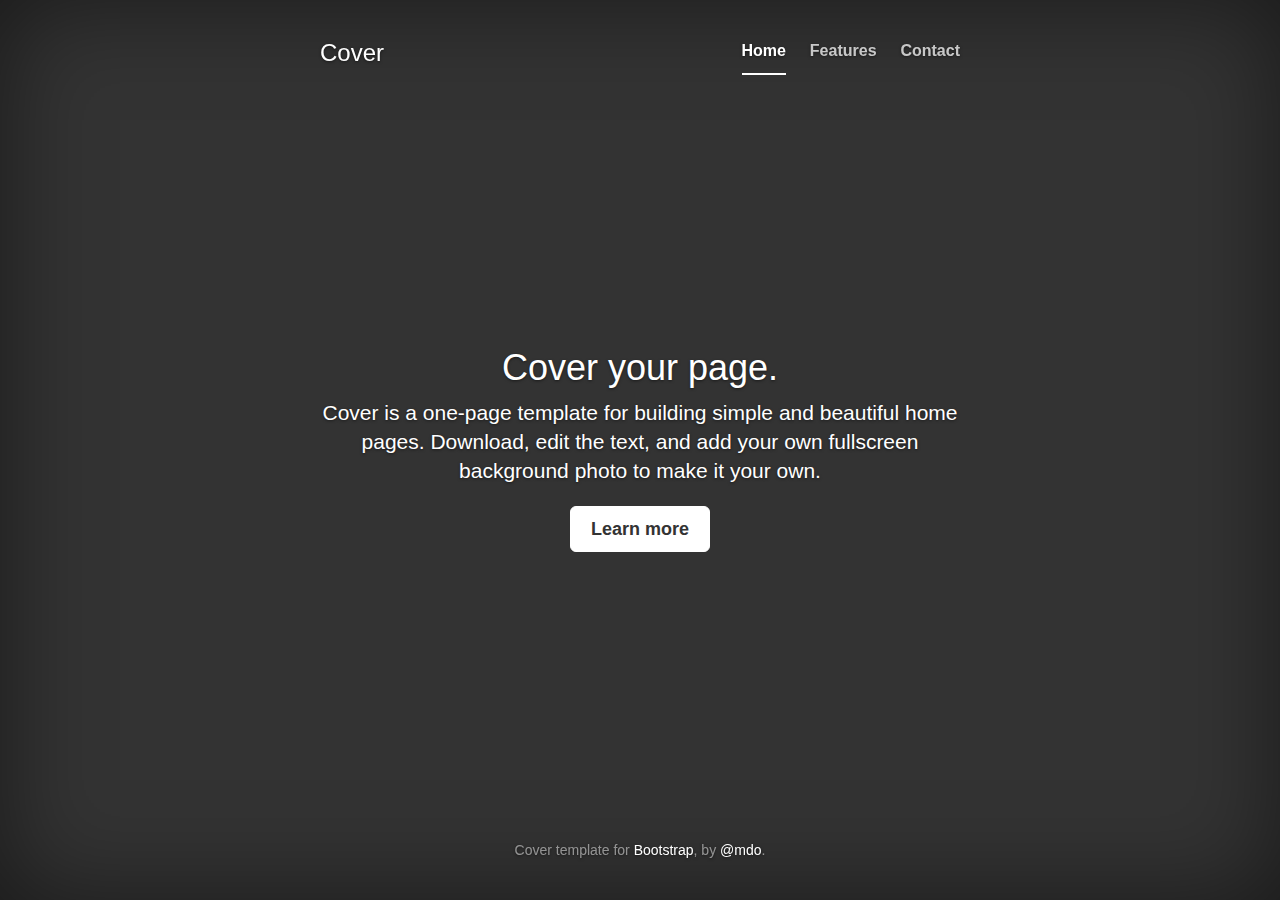
<file: bootstrap-3.3.7/docs/examples/cover/index.html>
<!DOCTYPE html>
<html lang="en">
  <head>
    <meta charset="utf-8">
    <meta http-equiv="X-UA-Compatible" content="IE=edge">
    <meta name="viewport" content="width=device-width, initial-scale=1">
    <!-- The above 3 meta tags *must* come first in the head; any other head content must come *after* these tags -->
    <meta name="description" content="">
    <meta name="author" content="">
    <link rel="icon" href="../../favicon.ico">

    <title>Cover Template for Bootstrap</title>

    <!-- Bootstrap core CSS -->
    <link href="../../dist/css/bootstrap.min.css" rel="stylesheet">

    <!-- IE10 viewport hack for Surface/desktop Windows 8 bug -->
    <link href="../../assets/css/ie10-viewport-bug-workaround.css" rel="stylesheet">

    <!-- Custom styles for this template -->
    <link href="cover.css" rel="stylesheet">

    <!-- Just for debugging purposes. Don't actually copy these 2 lines! -->
    <!--[if lt IE 9]><script src="../../assets/js/ie8-responsive-file-warning.js"></script><![endif]-->
    <script src="../../assets/js/ie-emulation-modes-warning.js"></script>

    <!-- HTML5 shim and Respond.js for IE8 support of HTML5 elements and media queries -->
    <!--[if lt IE 9]>
      <script src="https://oss.maxcdn.com/html5shiv/3.7.3/html5shiv.min.js"></script>
      <script src="https://oss.maxcdn.com/respond/1.4.2/respond.min.js"></script>
    <![endif]-->
  </head>

  <body>

    <div class="site-wrapper">

      <div class="site-wrapper-inner">

        <div class="cover-container">

          <div class="masthead clearfix">
            <div class="inner">
              <h3 class="masthead-brand">Cover</h3>
              <nav>
                <ul class="nav masthead-nav">
                  <li class="active"><a href="#">Home</a></li>
                  <li><a href="#">Features</a></li>
                  <li><a href="#">Contact</a></li>
                </ul>
              </nav>
            </div>
          </div>

          <div class="inner cover">
            <h1 class="cover-heading">Cover your page.</h1>
            <p class="lead">Cover is a one-page template for building simple and beautiful home pages. Download, edit the text, and add your own fullscreen background photo to make it your own.</p>
            <p class="lead">
              <a href="#" class="btn btn-lg btn-default">Learn more</a>
            </p>
          </div>

          <div class="mastfoot">
            <div class="inner">
              <p>Cover template for <a href="http://getbootstrap.com">Bootstrap</a>, by <a href="https://twitter.com/mdo">@mdo</a>.</p>
            </div>
          </div>

        </div>

      </div>

    </div>

    <!-- Bootstrap core JavaScript
    ================================================== -->
    <!-- Placed at the end of the document so the pages load faster -->
    <script src="https://ajax.googleapis.com/ajax/libs/jquery/1.12.4/jquery.min.js"></script>
    <script>window.jQuery || document.write('<script src="../../assets/js/vendor/jquery.min.js"><\/script>')</script>
    <script src="../../dist/js/bootstrap.min.js"></script>
    <!-- IE10 viewport hack for Surface/desktop Windows 8 bug -->
    <script src="../../assets/js/ie10-viewport-bug-workaround.js"></script>
  </body>
</html>
</file>
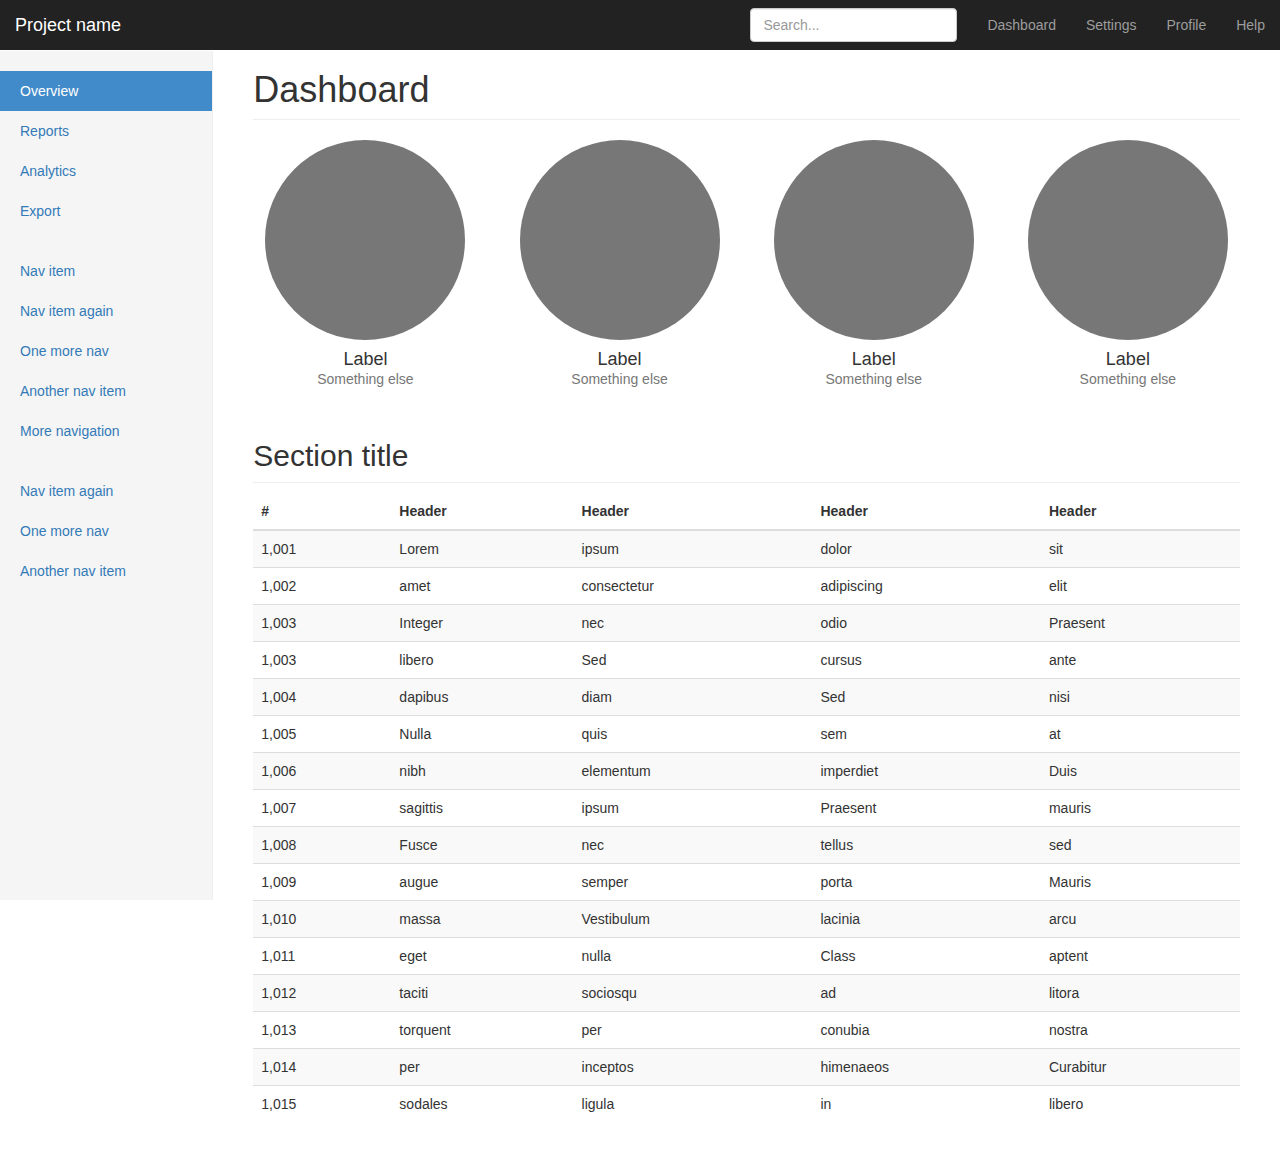
<file: bootstrap-3.3.7/docs/examples/dashboard/index.html>
<!DOCTYPE html>
<html lang="en">
  <head>
    <meta charset="utf-8">
    <meta http-equiv="X-UA-Compatible" content="IE=edge">
    <meta name="viewport" content="width=device-width, initial-scale=1">
    <!-- The above 3 meta tags *must* come first in the head; any other head content must come *after* these tags -->
    <meta name="description" content="">
    <meta name="author" content="">
    <link rel="icon" href="../../favicon.ico">

    <title>Dashboard Template for Bootstrap</title>

    <!-- Bootstrap core CSS -->
    <link href="../../dist/css/bootstrap.min.css" rel="stylesheet">

    <!-- IE10 viewport hack for Surface/desktop Windows 8 bug -->
    <link href="../../assets/css/ie10-viewport-bug-workaround.css" rel="stylesheet">

    <!-- Custom styles for this template -->
    <link href="dashboard.css" rel="stylesheet">

    <!-- Just for debugging purposes. Don't actually copy these 2 lines! -->
    <!--[if lt IE 9]><script src="../../assets/js/ie8-responsive-file-warning.js"></script><![endif]-->
    <script src="../../assets/js/ie-emulation-modes-warning.js"></script>

    <!-- HTML5 shim and Respond.js for IE8 support of HTML5 elements and media queries -->
    <!--[if lt IE 9]>
      <script src="https://oss.maxcdn.com/html5shiv/3.7.3/html5shiv.min.js"></script>
      <script src="https://oss.maxcdn.com/respond/1.4.2/respond.min.js"></script>
    <![endif]-->
  </head>

  <body>

    <nav class="navbar navbar-inverse navbar-fixed-top">
      <div class="container-fluid">
        <div class="navbar-header">
          <button type="button" class="navbar-toggle collapsed" data-toggle="collapse" data-target="#navbar" aria-expanded="false" aria-controls="navbar">
            <span class="sr-only">Toggle navigation</span>
            <span class="icon-bar"></span>
            <span class="icon-bar"></span>
            <span class="icon-bar"></span>
          </button>
          <a class="navbar-brand" href="#">Project name</a>
        </div>
        <div id="navbar" class="navbar-collapse collapse">
          <ul class="nav navbar-nav navbar-right">
            <li><a href="#">Dashboard</a></li>
            <li><a href="#">Settings</a></li>
            <li><a href="#">Profile</a></li>
            <li><a href="#">Help</a></li>
          </ul>
          <form class="navbar-form navbar-right">
            <input type="text" class="form-control" placeholder="Search...">
          </form>
        </div>
      </div>
    </nav>

    <div class="container-fluid">
      <div class="row">
        <div class="col-sm-3 col-md-2 sidebar">
          <ul class="nav nav-sidebar">
            <li class="active"><a href="#">Overview <span class="sr-only">(current)</span></a></li>
            <li><a href="#">Reports</a></li>
            <li><a href="#">Analytics</a></li>
            <li><a href="#">Export</a></li>
          </ul>
          <ul class="nav nav-sidebar">
            <li><a href="">Nav item</a></li>
            <li><a href="">Nav item again</a></li>
            <li><a href="">One more nav</a></li>
            <li><a href="">Another nav item</a></li>
            <li><a href="">More navigation</a></li>
          </ul>
          <ul class="nav nav-sidebar">
            <li><a href="">Nav item again</a></li>
            <li><a href="">One more nav</a></li>
            <li><a href="">Another nav item</a></li>
          </ul>
        </div>
        <div class="col-sm-9 col-sm-offset-3 col-md-10 col-md-offset-2 main">
          <h1 class="page-header">Dashboard</h1>

          <div class="row placeholders">
            <div class="col-xs-6 col-sm-3 placeholder">
              <img src="[data-uri]" width="200" height="200" class="img-responsive" alt="Generic placeholder thumbnail">
              <h4>Label</h4>
              <span class="text-muted">Something else</span>
            </div>
            <div class="col-xs-6 col-sm-3 placeholder">
              <img src="[data-uri]" width="200" height="200" class="img-responsive" alt="Generic placeholder thumbnail">
              <h4>Label</h4>
              <span class="text-muted">Something else</span>
            </div>
            <div class="col-xs-6 col-sm-3 placeholder">
              <img src="[data-uri]" width="200" height="200" class="img-responsive" alt="Generic placeholder thumbnail">
              <h4>Label</h4>
              <span class="text-muted">Something else</span>
            </div>
            <div class="col-xs-6 col-sm-3 placeholder">
              <img src="[data-uri]" width="200" height="200" class="img-responsive" alt="Generic placeholder thumbnail">
              <h4>Label</h4>
              <span class="text-muted">Something else</span>
            </div>
          </div>

          <h2 class="sub-header">Section title</h2>
          <div class="table-responsive">
            <table class="table table-striped">
              <thead>
                <tr>
                  <th>#</th>
                  <th>Header</th>
                  <th>Header</th>
                  <th>Header</th>
                  <th>Header</th>
                </tr>
              </thead>
              <tbody>
                <tr>
                  <td>1,001</td>
                  <td>Lorem</td>
                  <td>ipsum</td>
                  <td>dolor</td>
                  <td>sit</td>
                </tr>
                <tr>
                  <td>1,002</td>
                  <td>amet</td>
                  <td>consectetur</td>
                  <td>adipiscing</td>
                  <td>elit</td>
                </tr>
                <tr>
                  <td>1,003</td>
                  <td>Integer</td>
                  <td>nec</td>
                  <td>odio</td>
                  <td>Praesent</td>
                </tr>
                <tr>
                  <td>1,003</td>
                  <td>libero</td>
                  <td>Sed</td>
                  <td>cursus</td>
                  <td>ante</td>
                </tr>
                <tr>
                  <td>1,004</td>
                  <td>dapibus</td>
                  <td>diam</td>
                  <td>Sed</td>
                  <td>nisi</td>
                </tr>
                <tr>
                  <td>1,005</td>
                  <td>Nulla</td>
                  <td>quis</td>
                  <td>sem</td>
                  <td>at</td>
                </tr>
                <tr>
                  <td>1,006</td>
                  <td>nibh</td>
                  <td>elementum</td>
                  <td>imperdiet</td>
                  <td>Duis</td>
                </tr>
                <tr>
                  <td>1,007</td>
                  <td>sagittis</td>
                  <td>ipsum</td>
                  <td>Praesent</td>
                  <td>mauris</td>
                </tr>
                <tr>
                  <td>1,008</td>
                  <td>Fusce</td>
                  <td>nec</td>
                  <td>tellus</td>
                  <td>sed</td>
                </tr>
                <tr>
                  <td>1,009</td>
                  <td>augue</td>
                  <td>semper</td>
                  <td>porta</td>
                  <td>Mauris</td>
                </tr>
                <tr>
                  <td>1,010</td>
                  <td>massa</td>
                  <td>Vestibulum</td>
                  <td>lacinia</td>
                  <td>arcu</td>
                </tr>
                <tr>
                  <td>1,011</td>
                  <td>eget</td>
                  <td>nulla</td>
                  <td>Class</td>
                  <td>aptent</td>
                </tr>
                <tr>
                  <td>1,012</td>
                  <td>taciti</td>
                  <td>sociosqu</td>
                  <td>ad</td>
                  <td>litora</td>
                </tr>
                <tr>
                  <td>1,013</td>
                  <td>torquent</td>
                  <td>per</td>
                  <td>conubia</td>
                  <td>nostra</td>
                </tr>
                <tr>
                  <td>1,014</td>
                  <td>per</td>
                  <td>inceptos</td>
                  <td>himenaeos</td>
                  <td>Curabitur</td>
                </tr>
                <tr>
                  <td>1,015</td>
                  <td>sodales</td>
                  <td>ligula</td>
                  <td>in</td>
                  <td>libero</td>
                </tr>
              </tbody>
            </table>
          </div>
        </div>
      </div>
    </div>

    <!-- Bootstrap core JavaScript
    ================================================== -->
    <!-- Placed at the end of the document so the pages load faster -->
    <script src="https://ajax.googleapis.com/ajax/libs/jquery/1.12.4/jquery.min.js"></script>
    <script>window.jQuery || document.write('<script src="../../assets/js/vendor/jquery.min.js"><\/script>')</script>
    <script src="../../dist/js/bootstrap.min.js"></script>
    <!-- Just to make our placeholder images work. Don't actually copy the next line! -->
    <script src="../../assets/js/vendor/holder.min.js"></script>
    <!-- IE10 viewport hack for Surface/desktop Windows 8 bug -->
    <script src="../../assets/js/ie10-viewport-bug-workaround.js"></script>
  </body>
</html>
</file>
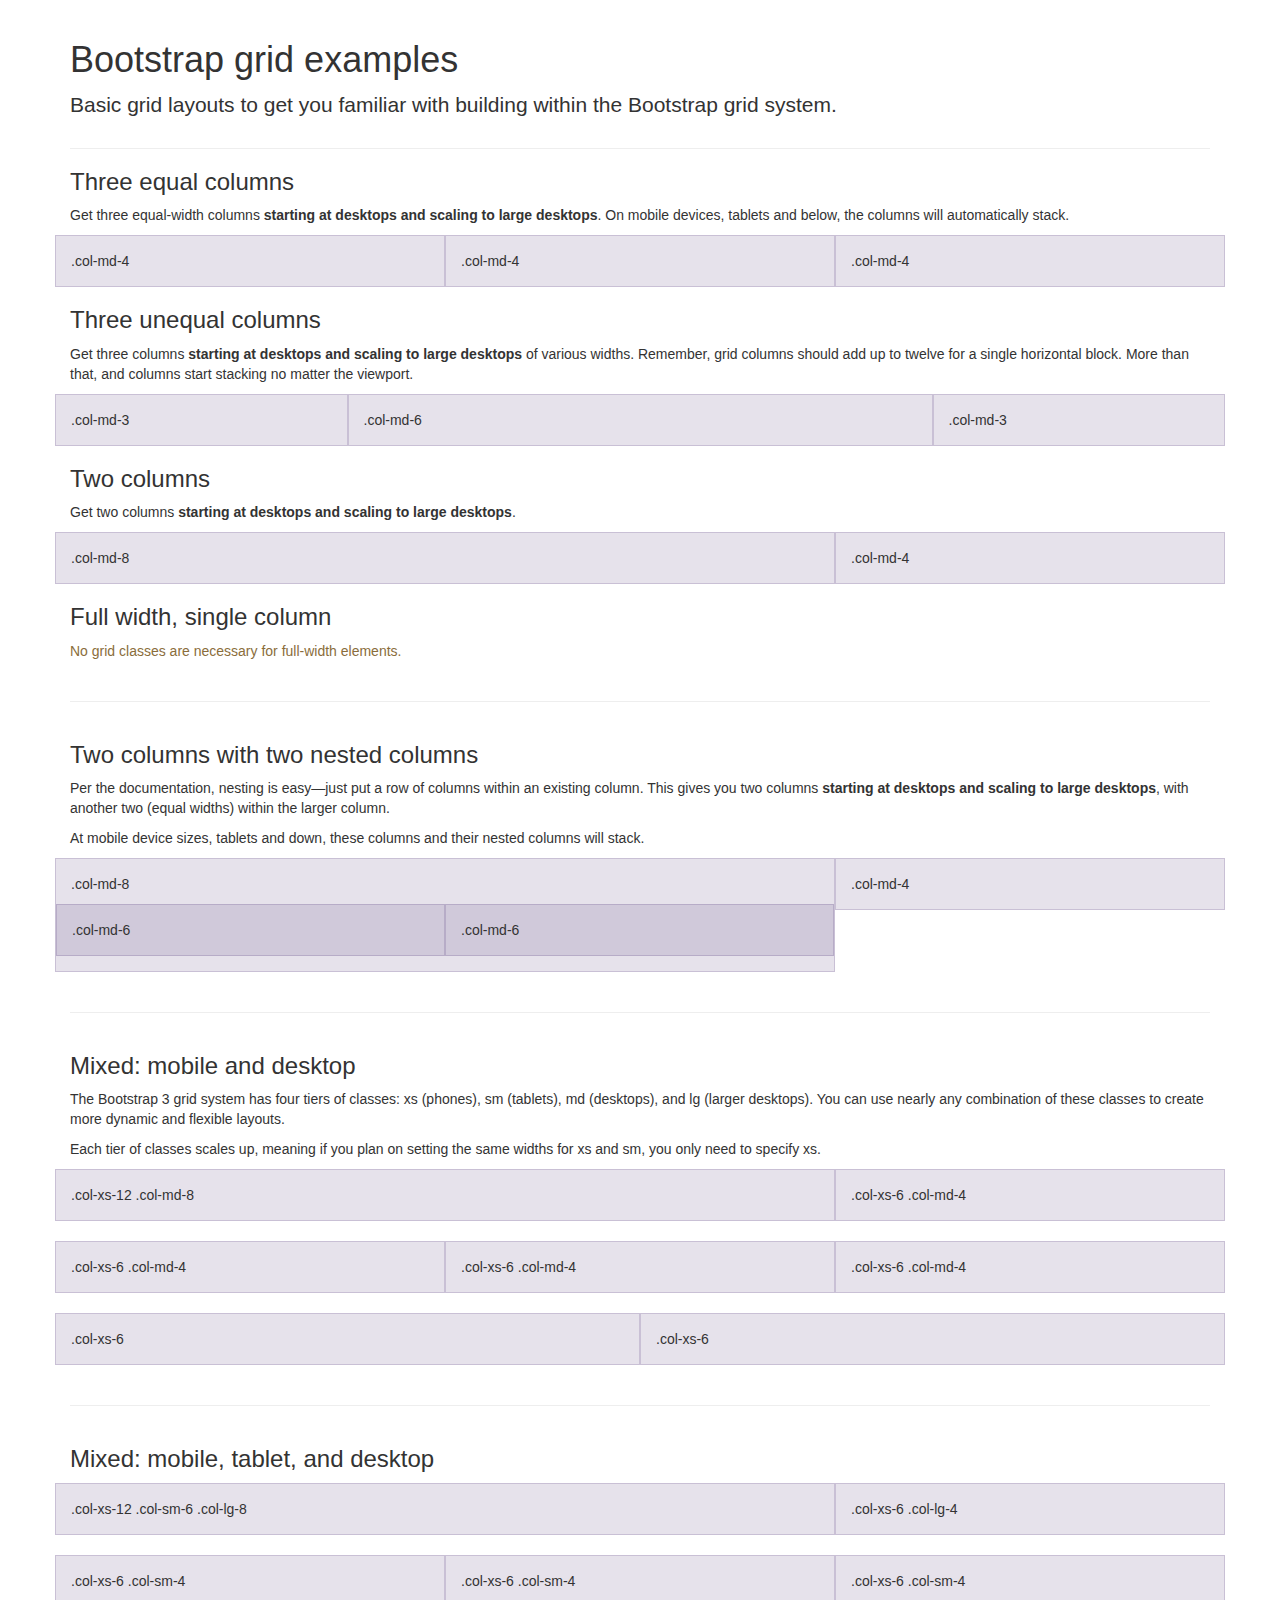
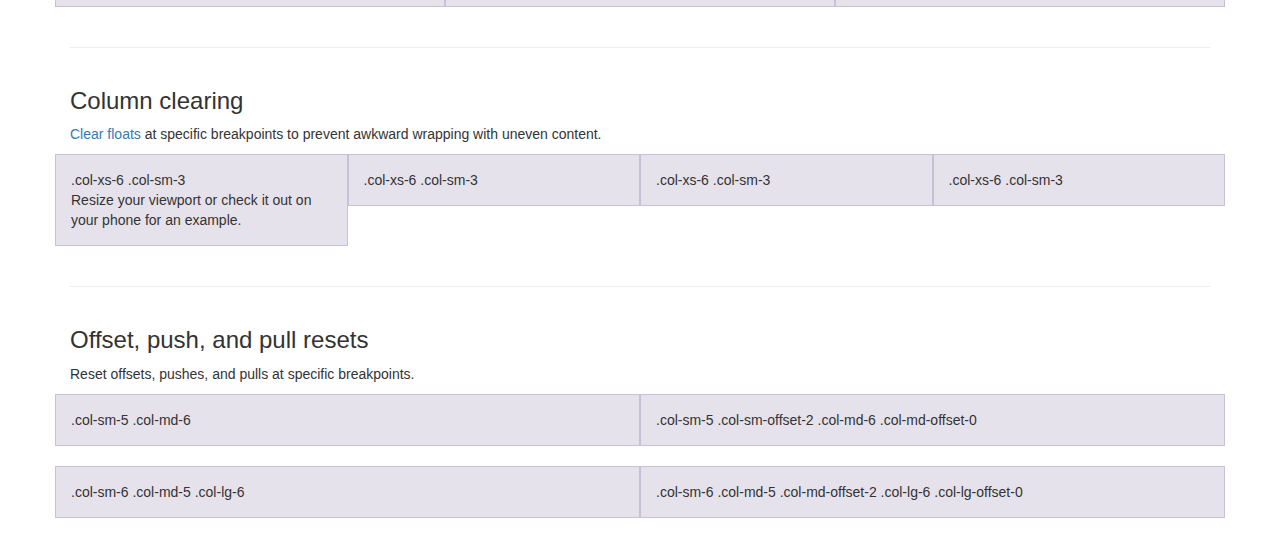
<file: bootstrap-3.3.7/docs/examples/grid/index.html>
<!DOCTYPE html>
<html lang="en">
  <head>
    <meta charset="utf-8">
    <meta http-equiv="X-UA-Compatible" content="IE=edge">
    <meta name="viewport" content="width=device-width, initial-scale=1">
    <!-- The above 3 meta tags *must* come first in the head; any other head content must come *after* these tags -->
    <meta name="description" content="">
    <meta name="author" content="">
    <link rel="icon" href="../../favicon.ico">

    <title>Grid Template for Bootstrap</title>

    <!-- Bootstrap core CSS -->
    <link href="../../dist/css/bootstrap.min.css" rel="stylesheet">

    <!-- IE10 viewport hack for Surface/desktop Windows 8 bug -->
    <link href="../../assets/css/ie10-viewport-bug-workaround.css" rel="stylesheet">

    <!-- Custom styles for this template -->
    <link href="grid.css" rel="stylesheet">

    <!-- Just for debugging purposes. Don't actually copy these 2 lines! -->
    <!--[if lt IE 9]><script src="../../assets/js/ie8-responsive-file-warning.js"></script><![endif]-->
    <script src="../../assets/js/ie-emulation-modes-warning.js"></script>

    <!-- HTML5 shim and Respond.js for IE8 support of HTML5 elements and media queries -->
    <!--[if lt IE 9]>
      <script src="https://oss.maxcdn.com/html5shiv/3.7.3/html5shiv.min.js"></script>
      <script src="https://oss.maxcdn.com/respond/1.4.2/respond.min.js"></script>
    <![endif]-->
  </head>

  <body>
    <div class="container">

      <div class="page-header">
        <h1>Bootstrap grid examples</h1>
        <p class="lead">Basic grid layouts to get you familiar with building within the Bootstrap grid system.</p>
      </div>

      <h3>Three equal columns</h3>
      <p>Get three equal-width columns <strong>starting at desktops and scaling to large desktops</strong>. On mobile devices, tablets and below, the columns will automatically stack.</p>
      <div class="row">
        <div class="col-md-4">.col-md-4</div>
        <div class="col-md-4">.col-md-4</div>
        <div class="col-md-4">.col-md-4</div>
      </div>

      <h3>Three unequal columns</h3>
      <p>Get three columns <strong>starting at desktops and scaling to large desktops</strong> of various widths. Remember, grid columns should add up to twelve for a single horizontal block. More than that, and columns start stacking no matter the viewport.</p>
      <div class="row">
        <div class="col-md-3">.col-md-3</div>
        <div class="col-md-6">.col-md-6</div>
        <div class="col-md-3">.col-md-3</div>
      </div>

      <h3>Two columns</h3>
      <p>Get two columns <strong>starting at desktops and scaling to large desktops</strong>.</p>
      <div class="row">
        <div class="col-md-8">.col-md-8</div>
        <div class="col-md-4">.col-md-4</div>
      </div>

      <h3>Full width, single column</h3>
      <p class="text-warning">No grid classes are necessary for full-width elements.</p>

      <hr>

      <h3>Two columns with two nested columns</h3>
      <p>Per the documentation, nesting is easy—just put a row of columns within an existing column. This gives you two columns <strong>starting at desktops and scaling to large desktops</strong>, with another two (equal widths) within the larger column.</p>
      <p>At mobile device sizes, tablets and down, these columns and their nested columns will stack.</p>
      <div class="row">
        <div class="col-md-8">
          .col-md-8
          <div class="row">
            <div class="col-md-6">.col-md-6</div>
            <div class="col-md-6">.col-md-6</div>
          </div>
        </div>
        <div class="col-md-4">.col-md-4</div>
      </div>

      <hr>

      <h3>Mixed: mobile and desktop</h3>
      <p>The Bootstrap 3 grid system has four tiers of classes: xs (phones), sm (tablets), md (desktops), and lg (larger desktops). You can use nearly any combination of these classes to create more dynamic and flexible layouts.</p>
      <p>Each tier of classes scales up, meaning if you plan on setting the same widths for xs and sm, you only need to specify xs.</p>
      <div class="row">
        <div class="col-xs-12 col-md-8">.col-xs-12 .col-md-8</div>
        <div class="col-xs-6 col-md-4">.col-xs-6 .col-md-4</div>
      </div>
      <div class="row">
        <div class="col-xs-6 col-md-4">.col-xs-6 .col-md-4</div>
        <div class="col-xs-6 col-md-4">.col-xs-6 .col-md-4</div>
        <div class="col-xs-6 col-md-4">.col-xs-6 .col-md-4</div>
      </div>
      <div class="row">
        <div class="col-xs-6">.col-xs-6</div>
        <div class="col-xs-6">.col-xs-6</div>
      </div>

      <hr>

      <h3>Mixed: mobile, tablet, and desktop</h3>
      <p></p>
      <div class="row">
        <div class="col-xs-12 col-sm-6 col-lg-8">.col-xs-12 .col-sm-6 .col-lg-8</div>
        <div class="col-xs-6 col-lg-4">.col-xs-6 .col-lg-4</div>
      </div>
      <div class="row">
        <div class="col-xs-6 col-sm-4">.col-xs-6 .col-sm-4</div>
        <div class="col-xs-6 col-sm-4">.col-xs-6 .col-sm-4</div>
        <div class="col-xs-6 col-sm-4">.col-xs-6 .col-sm-4</div>
      </div>

      <hr>

      <h3>Column clearing</h3>
      <p><a href="http://getbootstrap.com/css/#grid-responsive-resets">Clear floats</a> at specific breakpoints to prevent awkward wrapping with uneven content.</p>
      <div class="row">
        <div class="col-xs-6 col-sm-3">
          .col-xs-6 .col-sm-3
          <br>
          Resize your viewport or check it out on your phone for an example.
        </div>
        <div class="col-xs-6 col-sm-3">.col-xs-6 .col-sm-3</div>

        <!-- Add the extra clearfix for only the required viewport -->
        <div class="clearfix visible-xs"></div>

        <div class="col-xs-6 col-sm-3">.col-xs-6 .col-sm-3</div>
        <div class="col-xs-6 col-sm-3">.col-xs-6 .col-sm-3</div>
      </div>

      <hr>

      <h3>Offset, push, and pull resets</h3>
      <p>Reset offsets, pushes, and pulls at specific breakpoints.</p>
      <div class="row">
        <div class="col-sm-5 col-md-6">.col-sm-5 .col-md-6</div>
        <div class="col-sm-5 col-sm-offset-2 col-md-6 col-md-offset-0">.col-sm-5 .col-sm-offset-2 .col-md-6 .col-md-offset-0</div>
      </div>
      <div class="row">
        <div class="col-sm-6 col-md-5 col-lg-6">.col-sm-6 .col-md-5 .col-lg-6</div>
        <div class="col-sm-6 col-md-5 col-md-offset-2 col-lg-6 col-lg-offset-0">.col-sm-6 .col-md-5 .col-md-offset-2 .col-lg-6 .col-lg-offset-0</div>
      </div>


    </div> <!-- /container -->


    <!-- IE10 viewport hack for Surface/desktop Windows 8 bug -->
    <script src="../../assets/js/ie10-viewport-bug-workaround.js"></script>
  </body>
</html>
</file>
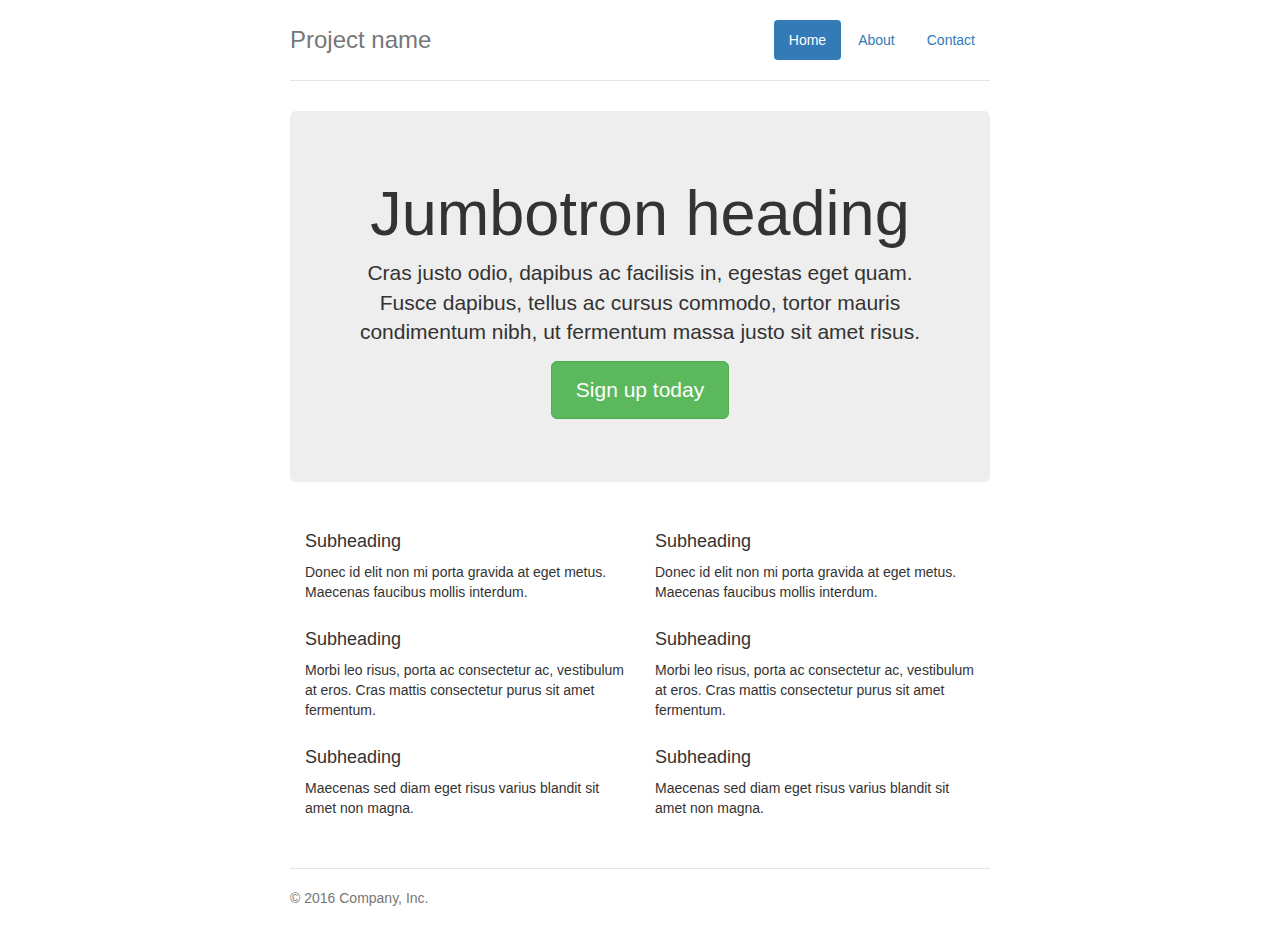
<file: bootstrap-3.3.7/docs/examples/jumbotron-narrow/index.html>
<!DOCTYPE html>
<html lang="en">
  <head>
    <meta charset="utf-8">
    <meta http-equiv="X-UA-Compatible" content="IE=edge">
    <meta name="viewport" content="width=device-width, initial-scale=1">
    <!-- The above 3 meta tags *must* come first in the head; any other head content must come *after* these tags -->
    <meta name="description" content="">
    <meta name="author" content="">
    <link rel="icon" href="../../favicon.ico">

    <title>Narrow Jumbotron Template for Bootstrap</title>

    <!-- Bootstrap core CSS -->
    <link href="../../dist/css/bootstrap.min.css" rel="stylesheet">

    <!-- IE10 viewport hack for Surface/desktop Windows 8 bug -->
    <link href="../../assets/css/ie10-viewport-bug-workaround.css" rel="stylesheet">

    <!-- Custom styles for this template -->
    <link href="jumbotron-narrow.css" rel="stylesheet">

    <!-- Just for debugging purposes. Don't actually copy these 2 lines! -->
    <!--[if lt IE 9]><script src="../../assets/js/ie8-responsive-file-warning.js"></script><![endif]-->
    <script src="../../assets/js/ie-emulation-modes-warning.js"></script>

    <!-- HTML5 shim and Respond.js for IE8 support of HTML5 elements and media queries -->
    <!--[if lt IE 9]>
      <script src="https://oss.maxcdn.com/html5shiv/3.7.3/html5shiv.min.js"></script>
      <script src="https://oss.maxcdn.com/respond/1.4.2/respond.min.js"></script>
    <![endif]-->
  </head>

  <body>

    <div class="container">
      <div class="header clearfix">
        <nav>
          <ul class="nav nav-pills pull-right">
            <li role="presentation" class="active"><a href="#">Home</a></li>
            <li role="presentation"><a href="#">About</a></li>
            <li role="presentation"><a href="#">Contact</a></li>
          </ul>
        </nav>
        <h3 class="text-muted">Project name</h3>
      </div>

      <div class="jumbotron">
        <h1>Jumbotron heading</h1>
        <p class="lead">Cras justo odio, dapibus ac facilisis in, egestas eget quam. Fusce dapibus, tellus ac cursus commodo, tortor mauris condimentum nibh, ut fermentum massa justo sit amet risus.</p>
        <p><a class="btn btn-lg btn-success" href="#" role="button">Sign up today</a></p>
      </div>

      <div class="row marketing">
        <div class="col-lg-6">
          <h4>Subheading</h4>
          <p>Donec id elit non mi porta gravida at eget metus. Maecenas faucibus mollis interdum.</p>

          <h4>Subheading</h4>
          <p>Morbi leo risus, porta ac consectetur ac, vestibulum at eros. Cras mattis consectetur purus sit amet fermentum.</p>

          <h4>Subheading</h4>
          <p>Maecenas sed diam eget risus varius blandit sit amet non magna.</p>
        </div>

        <div class="col-lg-6">
          <h4>Subheading</h4>
          <p>Donec id elit non mi porta gravida at eget metus. Maecenas faucibus mollis interdum.</p>

          <h4>Subheading</h4>
          <p>Morbi leo risus, porta ac consectetur ac, vestibulum at eros. Cras mattis consectetur purus sit amet fermentum.</p>

          <h4>Subheading</h4>
          <p>Maecenas sed diam eget risus varius blandit sit amet non magna.</p>
        </div>
      </div>

      <footer class="footer">
        <p>&copy; 2016 Company, Inc.</p>
      </footer>

    </div> <!-- /container -->


    <!-- IE10 viewport hack for Surface/desktop Windows 8 bug -->
    <script src="../../assets/js/ie10-viewport-bug-workaround.js"></script>
  </body>
</html>
</file>
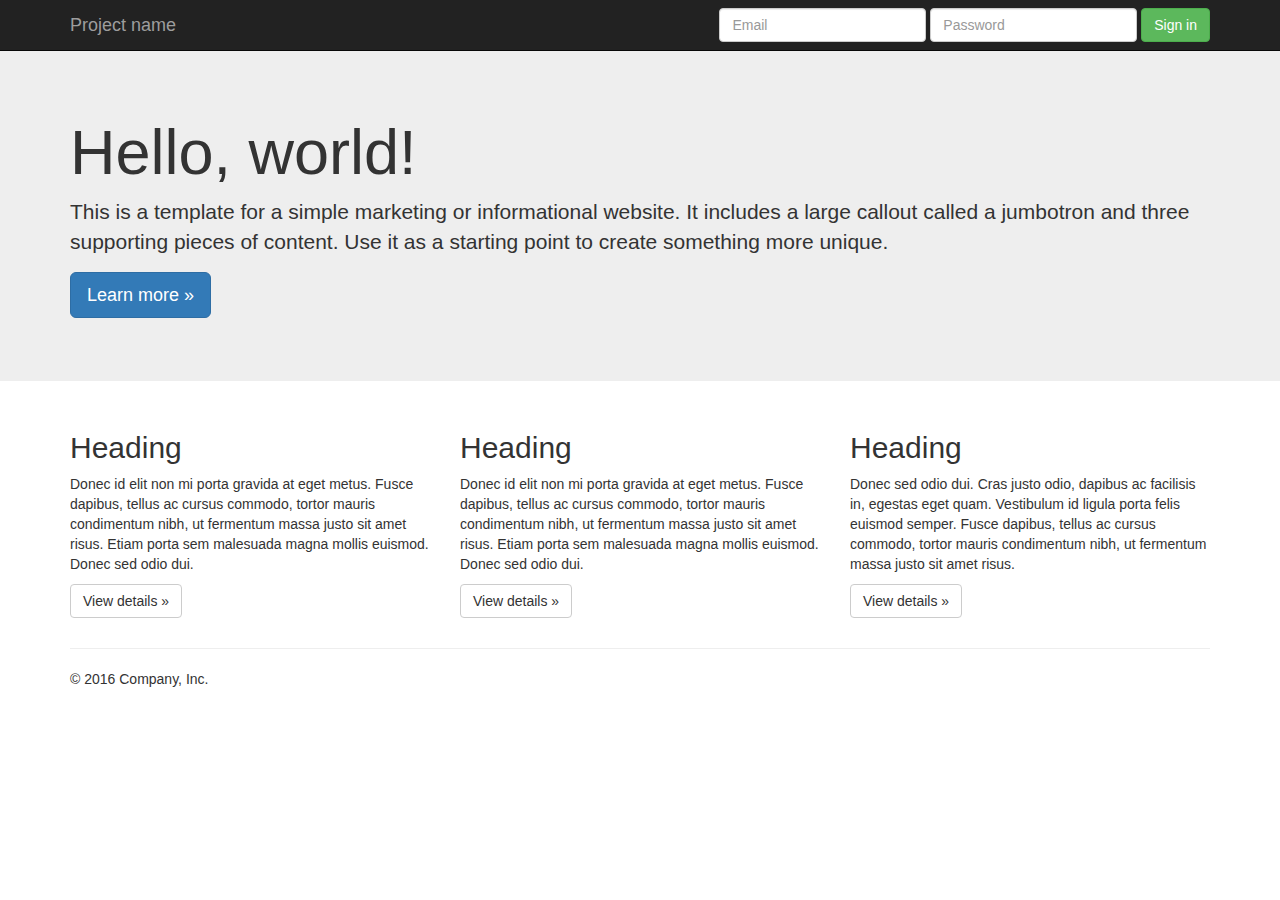
<file: bootstrap-3.3.7/docs/examples/jumbotron/index.html>
<!DOCTYPE html>
<html lang="en">
  <head>
    <meta charset="utf-8">
    <meta http-equiv="X-UA-Compatible" content="IE=edge">
    <meta name="viewport" content="width=device-width, initial-scale=1">
    <!-- The above 3 meta tags *must* come first in the head; any other head content must come *after* these tags -->
    <meta name="description" content="">
    <meta name="author" content="">
    <link rel="icon" href="../../favicon.ico">

    <title>Jumbotron Template for Bootstrap</title>

    <!-- Bootstrap core CSS -->
    <link href="../../dist/css/bootstrap.min.css" rel="stylesheet">

    <!-- IE10 viewport hack for Surface/desktop Windows 8 bug -->
    <link href="../../assets/css/ie10-viewport-bug-workaround.css" rel="stylesheet">

    <!-- Custom styles for this template -->
    <link href="jumbotron.css" rel="stylesheet">

    <!-- Just for debugging purposes. Don't actually copy these 2 lines! -->
    <!--[if lt IE 9]><script src="../../assets/js/ie8-responsive-file-warning.js"></script><![endif]-->
    <script src="../../assets/js/ie-emulation-modes-warning.js"></script>

    <!-- HTML5 shim and Respond.js for IE8 support of HTML5 elements and media queries -->
    <!--[if lt IE 9]>
      <script src="https://oss.maxcdn.com/html5shiv/3.7.3/html5shiv.min.js"></script>
      <script src="https://oss.maxcdn.com/respond/1.4.2/respond.min.js"></script>
    <![endif]-->
  </head>

  <body>

    <nav class="navbar navbar-inverse navbar-fixed-top">
      <div class="container">
        <div class="navbar-header">
          <button type="button" class="navbar-toggle collapsed" data-toggle="collapse" data-target="#navbar" aria-expanded="false" aria-controls="navbar">
            <span class="sr-only">Toggle navigation</span>
            <span class="icon-bar"></span>
            <span class="icon-bar"></span>
            <span class="icon-bar"></span>
          </button>
          <a class="navbar-brand" href="#">Project name</a>
        </div>
        <div id="navbar" class="navbar-collapse collapse">
          <form class="navbar-form navbar-right">
            <div class="form-group">
              <input type="text" placeholder="Email" class="form-control">
            </div>
            <div class="form-group">
              <input type="password" placeholder="Password" class="form-control">
            </div>
            <button type="submit" class="btn btn-success">Sign in</button>
          </form>
        </div><!--/.navbar-collapse -->
      </div>
    </nav>

    <!-- Main jumbotron for a primary marketing message or call to action -->
    <div class="jumbotron">
      <div class="container">
        <h1>Hello, world!</h1>
        <p>This is a template for a simple marketing or informational website. It includes a large callout called a jumbotron and three supporting pieces of content. Use it as a starting point to create something more unique.</p>
        <p><a class="btn btn-primary btn-lg" href="#" role="button">Learn more &raquo;</a></p>
      </div>
    </div>

    <div class="container">
      <!-- Example row of columns -->
      <div class="row">
        <div class="col-md-4">
          <h2>Heading</h2>
          <p>Donec id elit non mi porta gravida at eget metus. Fusce dapibus, tellus ac cursus commodo, tortor mauris condimentum nibh, ut fermentum massa justo sit amet risus. Etiam porta sem malesuada magna mollis euismod. Donec sed odio dui. </p>
          <p><a class="btn btn-default" href="#" role="button">View details &raquo;</a></p>
        </div>
        <div class="col-md-4">
          <h2>Heading</h2>
          <p>Donec id elit non mi porta gravida at eget metus. Fusce dapibus, tellus ac cursus commodo, tortor mauris condimentum nibh, ut fermentum massa justo sit amet risus. Etiam porta sem malesuada magna mollis euismod. Donec sed odio dui. </p>
          <p><a class="btn btn-default" href="#" role="button">View details &raquo;</a></p>
       </div>
        <div class="col-md-4">
          <h2>Heading</h2>
          <p>Donec sed odio dui. Cras justo odio, dapibus ac facilisis in, egestas eget quam. Vestibulum id ligula porta felis euismod semper. Fusce dapibus, tellus ac cursus commodo, tortor mauris condimentum nibh, ut fermentum massa justo sit amet risus.</p>
          <p><a class="btn btn-default" href="#" role="button">View details &raquo;</a></p>
        </div>
      </div>

      <hr>

      <footer>
        <p>&copy; 2016 Company, Inc.</p>
      </footer>
    </div> <!-- /container -->


    <!-- Bootstrap core JavaScript
    ================================================== -->
    <!-- Placed at the end of the document so the pages load faster -->
    <script src="https://ajax.googleapis.com/ajax/libs/jquery/1.12.4/jquery.min.js"></script>
    <script>window.jQuery || document.write('<script src="../../assets/js/vendor/jquery.min.js"><\/script>')</script>
    <script src="../../dist/js/bootstrap.min.js"></script>
    <!-- IE10 viewport hack for Surface/desktop Windows 8 bug -->
    <script src="../../assets/js/ie10-viewport-bug-workaround.js"></script>
  </body>
</html>
</file>
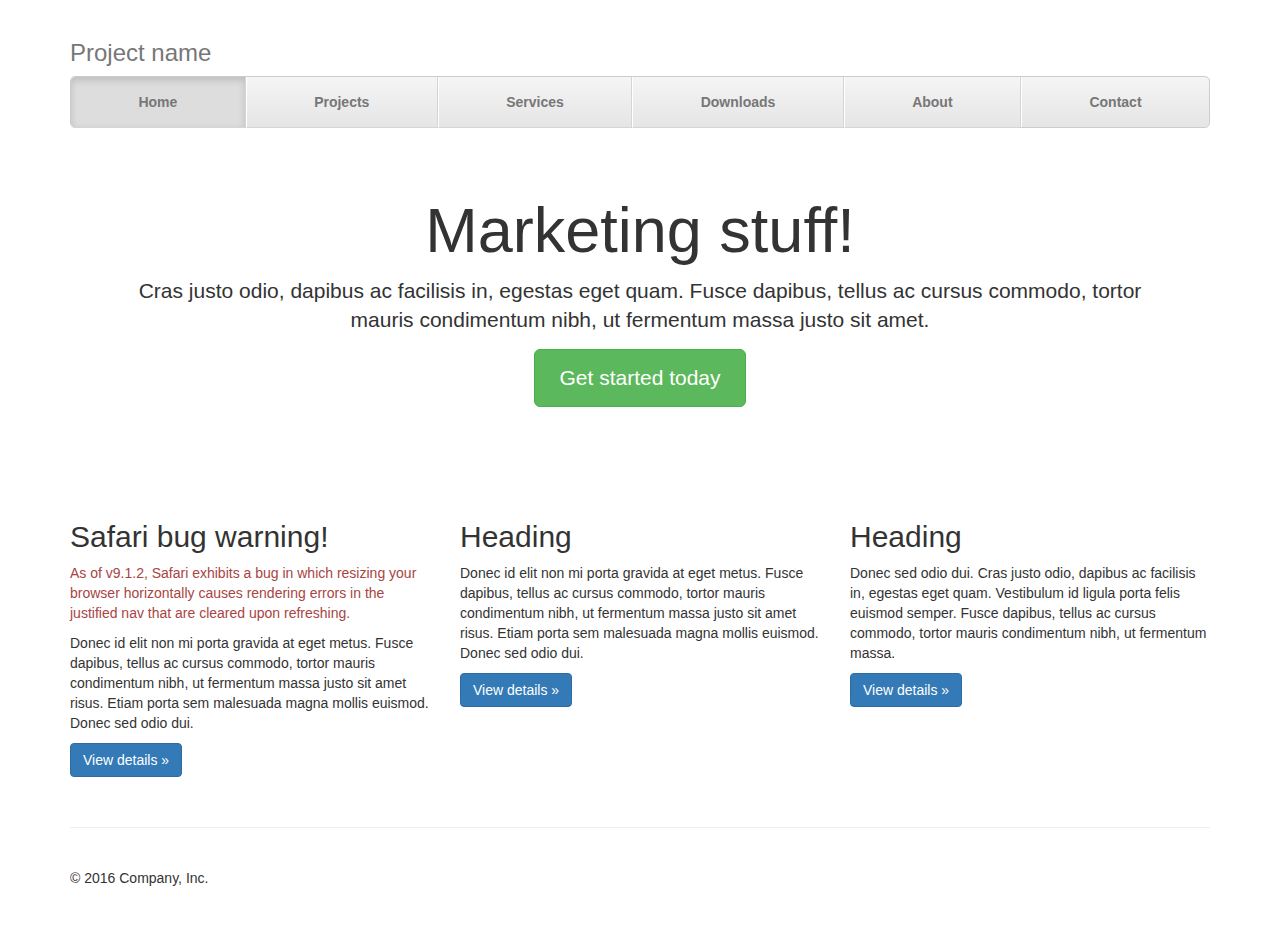
<file: bootstrap-3.3.7/docs/examples/justified-nav/index.html>
<!DOCTYPE html>
<html lang="en">
  <head>
    <meta charset="utf-8">
    <meta http-equiv="X-UA-Compatible" content="IE=edge">
    <meta name="viewport" content="width=device-width, initial-scale=1">
    <!-- The above 3 meta tags *must* come first in the head; any other head content must come *after* these tags -->
    <meta name="description" content="">
    <meta name="author" content="">
    <link rel="icon" href="../../favicon.ico">

    <title>Justified Nav Template for Bootstrap</title>

    <!-- Bootstrap core CSS -->
    <link href="../../dist/css/bootstrap.min.css" rel="stylesheet">

    <!-- IE10 viewport hack for Surface/desktop Windows 8 bug -->
    <link href="../../assets/css/ie10-viewport-bug-workaround.css" rel="stylesheet">

    <!-- Custom styles for this template -->
    <link href="justified-nav.css" rel="stylesheet">

    <!-- Just for debugging purposes. Don't actually copy these 2 lines! -->
    <!--[if lt IE 9]><script src="../../assets/js/ie8-responsive-file-warning.js"></script><![endif]-->
    <script src="../../assets/js/ie-emulation-modes-warning.js"></script>

    <!-- HTML5 shim and Respond.js for IE8 support of HTML5 elements and media queries -->
    <!--[if lt IE 9]>
      <script src="https://oss.maxcdn.com/html5shiv/3.7.3/html5shiv.min.js"></script>
      <script src="https://oss.maxcdn.com/respond/1.4.2/respond.min.js"></script>
    <![endif]-->
  </head>

  <body>

    <div class="container">

      <!-- The justified navigation menu is meant for single line per list item.
           Multiple lines will require custom code not provided by Bootstrap. -->
      <div class="masthead">
        <h3 class="text-muted">Project name</h3>
        <nav>
          <ul class="nav nav-justified">
            <li class="active"><a href="#">Home</a></li>
            <li><a href="#">Projects</a></li>
            <li><a href="#">Services</a></li>
            <li><a href="#">Downloads</a></li>
            <li><a href="#">About</a></li>
            <li><a href="#">Contact</a></li>
          </ul>
        </nav>
      </div>

      <!-- Jumbotron -->
      <div class="jumbotron">
        <h1>Marketing stuff!</h1>
        <p class="lead">Cras justo odio, dapibus ac facilisis in, egestas eget quam. Fusce dapibus, tellus ac cursus commodo, tortor mauris condimentum nibh, ut fermentum massa justo sit amet.</p>
        <p><a class="btn btn-lg btn-success" href="#" role="button">Get started today</a></p>
      </div>

      <!-- Example row of columns -->
      <div class="row">
        <div class="col-lg-4">
          <h2>Safari bug warning!</h2>
          <p class="text-danger">As of v9.1.2, Safari exhibits a bug in which resizing your browser horizontally causes rendering errors in the justified nav that are cleared upon refreshing.</p>
          <p>Donec id elit non mi porta gravida at eget metus. Fusce dapibus, tellus ac cursus commodo, tortor mauris condimentum nibh, ut fermentum massa justo sit amet risus. Etiam porta sem malesuada magna mollis euismod. Donec sed odio dui. </p>
          <p><a class="btn btn-primary" href="#" role="button">View details &raquo;</a></p>
        </div>
        <div class="col-lg-4">
          <h2>Heading</h2>
          <p>Donec id elit non mi porta gravida at eget metus. Fusce dapibus, tellus ac cursus commodo, tortor mauris condimentum nibh, ut fermentum massa justo sit amet risus. Etiam porta sem malesuada magna mollis euismod. Donec sed odio dui. </p>
          <p><a class="btn btn-primary" href="#" role="button">View details &raquo;</a></p>
       </div>
        <div class="col-lg-4">
          <h2>Heading</h2>
          <p>Donec sed odio dui. Cras justo odio, dapibus ac facilisis in, egestas eget quam. Vestibulum id ligula porta felis euismod semper. Fusce dapibus, tellus ac cursus commodo, tortor mauris condimentum nibh, ut fermentum massa.</p>
          <p><a class="btn btn-primary" href="#" role="button">View details &raquo;</a></p>
        </div>
      </div>

      <!-- Site footer -->
      <footer class="footer">
        <p>&copy; 2016 Company, Inc.</p>
      </footer>

    </div> <!-- /container -->


    <!-- IE10 viewport hack for Surface/desktop Windows 8 bug -->
    <script src="../../assets/js/ie10-viewport-bug-workaround.js"></script>
  </body>
</html>
</file>
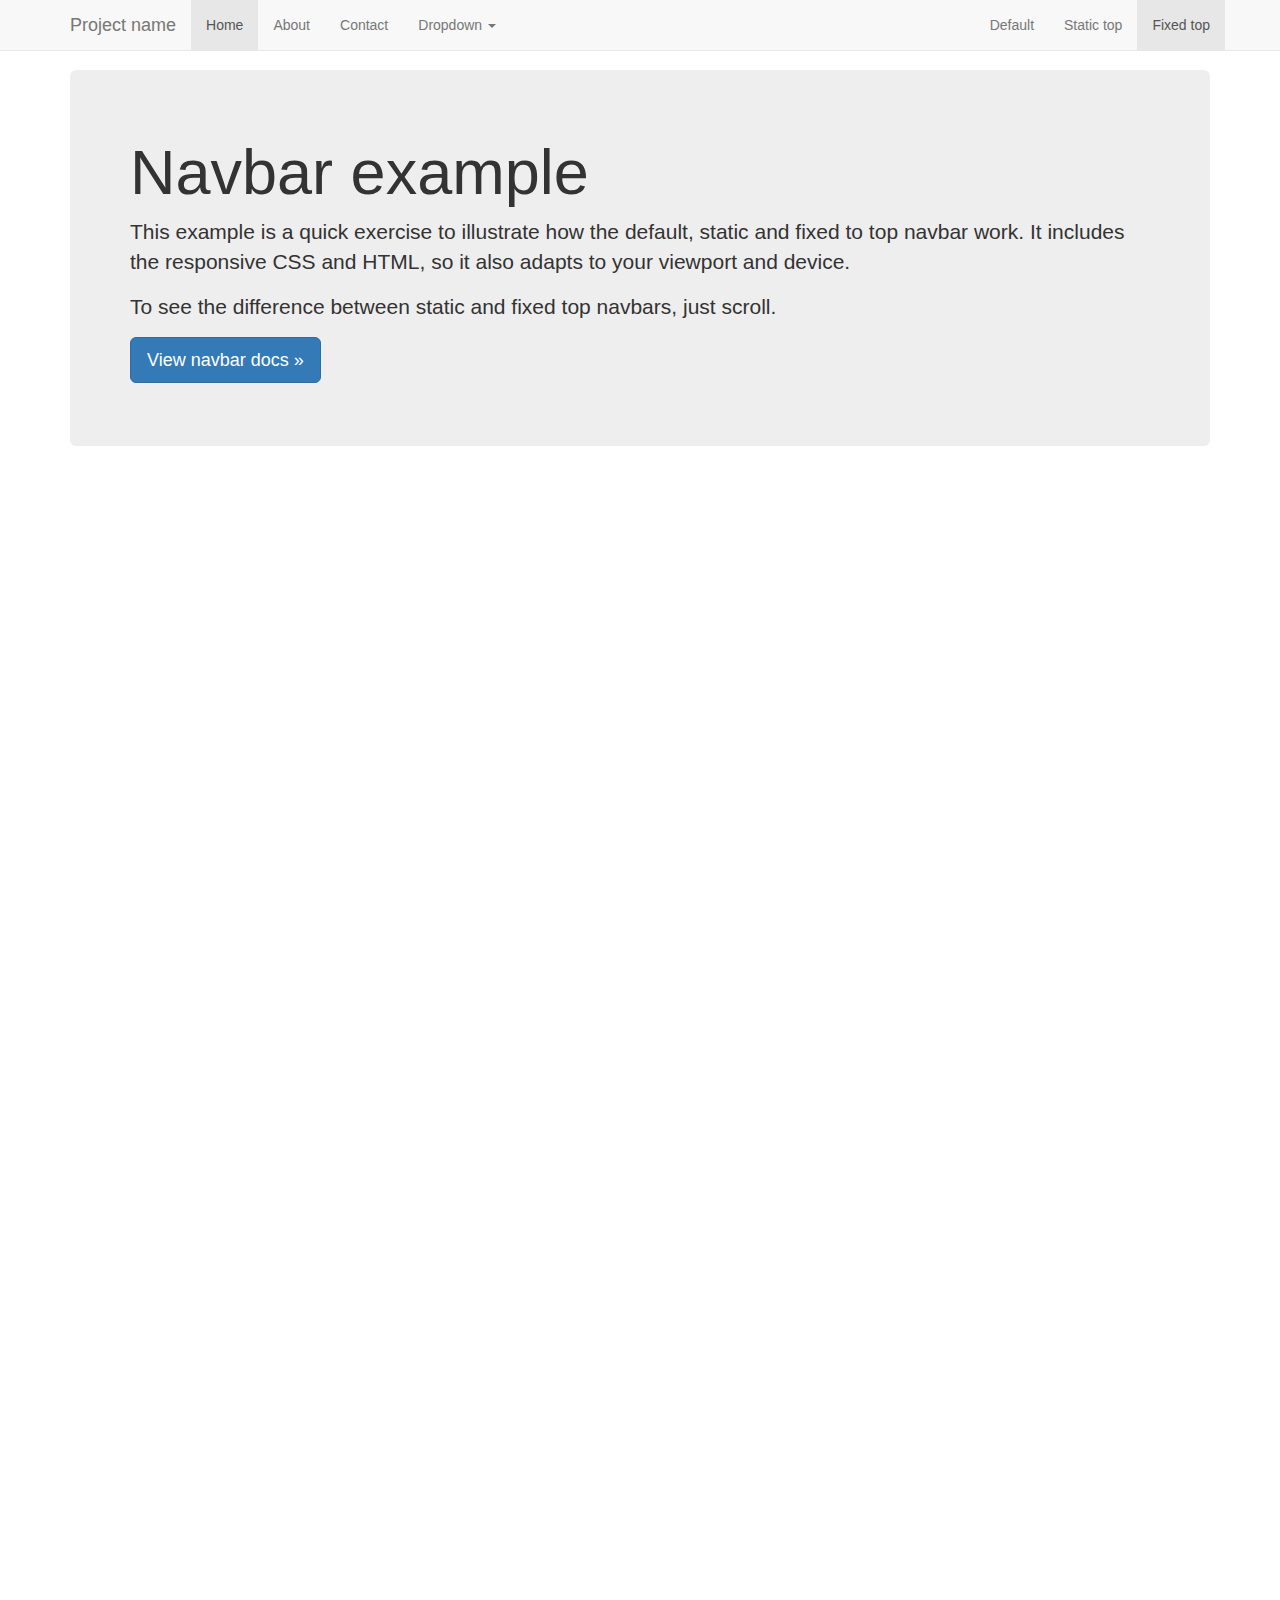
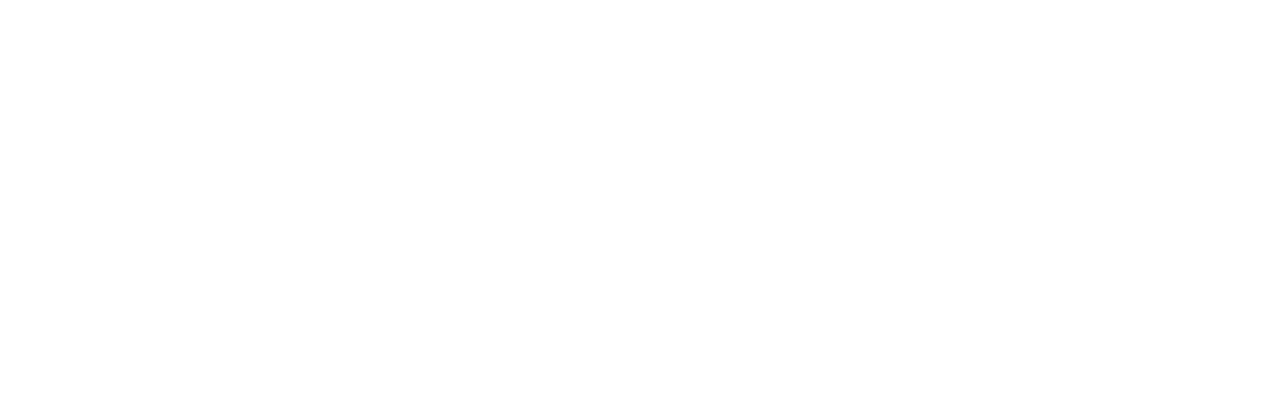
<file: bootstrap-3.3.7/docs/examples/navbar-fixed-top/index.html>
<!DOCTYPE html>
<html lang="en">
  <head>
    <meta charset="utf-8">
    <meta http-equiv="X-UA-Compatible" content="IE=edge">
    <meta name="viewport" content="width=device-width, initial-scale=1">
    <!-- The above 3 meta tags *must* come first in the head; any other head content must come *after* these tags -->
    <meta name="description" content="">
    <meta name="author" content="">
    <link rel="icon" href="../../favicon.ico">

    <title>Fixed Top Navbar Example for Bootstrap</title>

    <!-- Bootstrap core CSS -->
    <link href="../../dist/css/bootstrap.min.css" rel="stylesheet">

    <!-- IE10 viewport hack for Surface/desktop Windows 8 bug -->
    <link href="../../assets/css/ie10-viewport-bug-workaround.css" rel="stylesheet">

    <!-- Custom styles for this template -->
    <link href="navbar-fixed-top.css" rel="stylesheet">

    <!-- Just for debugging purposes. Don't actually copy these 2 lines! -->
    <!--[if lt IE 9]><script src="../../assets/js/ie8-responsive-file-warning.js"></script><![endif]-->
    <script src="../../assets/js/ie-emulation-modes-warning.js"></script>

    <!-- HTML5 shim and Respond.js for IE8 support of HTML5 elements and media queries -->
    <!--[if lt IE 9]>
      <script src="https://oss.maxcdn.com/html5shiv/3.7.3/html5shiv.min.js"></script>
      <script src="https://oss.maxcdn.com/respond/1.4.2/respond.min.js"></script>
    <![endif]-->
  </head>

  <body>

    <!-- Fixed navbar -->
    <nav class="navbar navbar-default navbar-fixed-top">
      <div class="container">
        <div class="navbar-header">
          <button type="button" class="navbar-toggle collapsed" data-toggle="collapse" data-target="#navbar" aria-expanded="false" aria-controls="navbar">
            <span class="sr-only">Toggle navigation</span>
            <span class="icon-bar"></span>
            <span class="icon-bar"></span>
            <span class="icon-bar"></span>
          </button>
          <a class="navbar-brand" href="#">Project name</a>
        </div>
        <div id="navbar" class="navbar-collapse collapse">
          <ul class="nav navbar-nav">
            <li class="active"><a href="#">Home</a></li>
            <li><a href="#about">About</a></li>
            <li><a href="#contact">Contact</a></li>
            <li class="dropdown">
              <a href="#" class="dropdown-toggle" data-toggle="dropdown" role="button" aria-haspopup="true" aria-expanded="false">Dropdown <span class="caret"></span></a>
              <ul class="dropdown-menu">
                <li><a href="#">Action</a></li>
                <li><a href="#">Another action</a></li>
                <li><a href="#">Something else here</a></li>
                <li role="separator" class="divider"></li>
                <li class="dropdown-header">Nav header</li>
                <li><a href="#">Separated link</a></li>
                <li><a href="#">One more separated link</a></li>
              </ul>
            </li>
          </ul>
          <ul class="nav navbar-nav navbar-right">
            <li><a href="../navbar/">Default</a></li>
            <li><a href="../navbar-static-top/">Static top</a></li>
            <li class="active"><a href="./">Fixed top <span class="sr-only">(current)</span></a></li>
          </ul>
        </div><!--/.nav-collapse -->
      </div>
    </nav>

    <div class="container">

      <!-- Main component for a primary marketing message or call to action -->
      <div class="jumbotron">
        <h1>Navbar example</h1>
        <p>This example is a quick exercise to illustrate how the default, static and fixed to top navbar work. It includes the responsive CSS and HTML, so it also adapts to your viewport and device.</p>
        <p>To see the difference between static and fixed top navbars, just scroll.</p>
        <p>
          <a class="btn btn-lg btn-primary" href="../../components/#navbar" role="button">View navbar docs &raquo;</a>
        </p>
      </div>

    </div> <!-- /container -->


    <!-- Bootstrap core JavaScript
    ================================================== -->
    <!-- Placed at the end of the document so the pages load faster -->
    <script src="https://ajax.googleapis.com/ajax/libs/jquery/1.12.4/jquery.min.js"></script>
    <script>window.jQuery || document.write('<script src="../../assets/js/vendor/jquery.min.js"><\/script>')</script>
    <script src="../../dist/js/bootstrap.min.js"></script>
    <!-- IE10 viewport hack for Surface/desktop Windows 8 bug -->
    <script src="../../assets/js/ie10-viewport-bug-workaround.js"></script>
  </body>
</html>
</file>
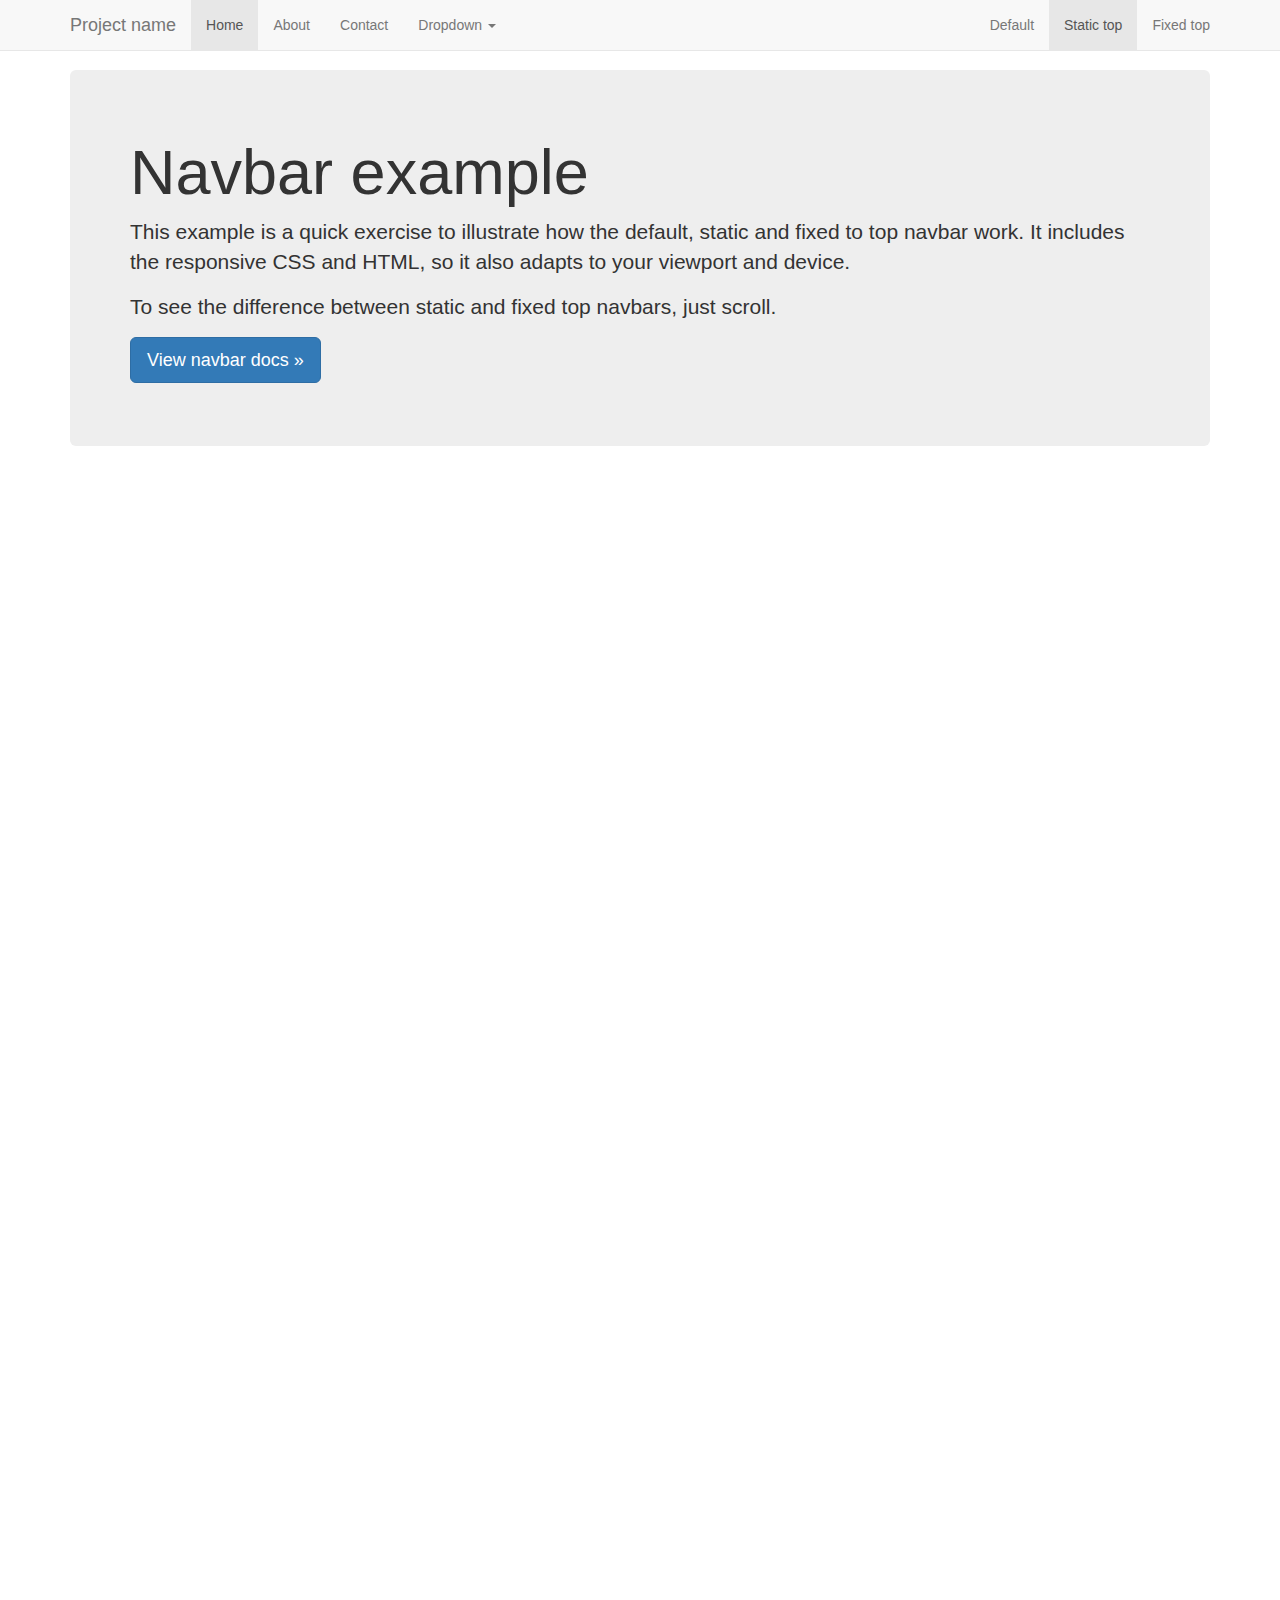
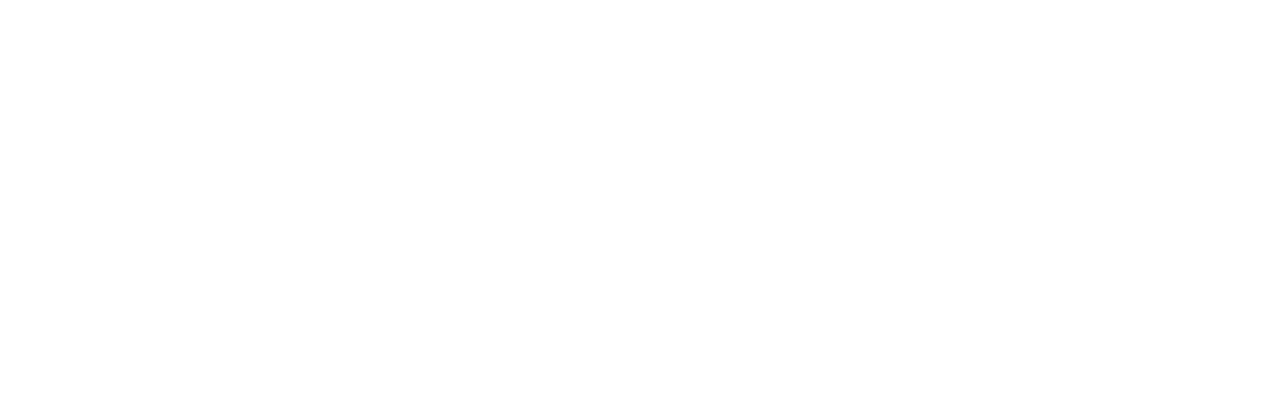
<file: bootstrap-3.3.7/docs/examples/navbar-static-top/index.html>
<!DOCTYPE html>
<html lang="en">
  <head>
    <meta charset="utf-8">
    <meta http-equiv="X-UA-Compatible" content="IE=edge">
    <meta name="viewport" content="width=device-width, initial-scale=1">
    <!-- The above 3 meta tags *must* come first in the head; any other head content must come *after* these tags -->
    <meta name="description" content="">
    <meta name="author" content="">
    <link rel="icon" href="../../favicon.ico">

    <title>Static Top Navbar Example for Bootstrap</title>

    <!-- Bootstrap core CSS -->
    <link href="../../dist/css/bootstrap.min.css" rel="stylesheet">

    <!-- IE10 viewport hack for Surface/desktop Windows 8 bug -->
    <link href="../../assets/css/ie10-viewport-bug-workaround.css" rel="stylesheet">

    <!-- Custom styles for this template -->
    <link href="navbar-static-top.css" rel="stylesheet">

    <!-- Just for debugging purposes. Don't actually copy these 2 lines! -->
    <!--[if lt IE 9]><script src="../../assets/js/ie8-responsive-file-warning.js"></script><![endif]-->
    <script src="../../assets/js/ie-emulation-modes-warning.js"></script>

    <!-- HTML5 shim and Respond.js for IE8 support of HTML5 elements and media queries -->
    <!--[if lt IE 9]>
      <script src="https://oss.maxcdn.com/html5shiv/3.7.3/html5shiv.min.js"></script>
      <script src="https://oss.maxcdn.com/respond/1.4.2/respond.min.js"></script>
    <![endif]-->
  </head>

  <body>

    <!-- Static navbar -->
    <nav class="navbar navbar-default navbar-static-top">
      <div class="container">
        <div class="navbar-header">
          <button type="button" class="navbar-toggle collapsed" data-toggle="collapse" data-target="#navbar" aria-expanded="false" aria-controls="navbar">
            <span class="sr-only">Toggle navigation</span>
            <span class="icon-bar"></span>
            <span class="icon-bar"></span>
            <span class="icon-bar"></span>
          </button>
          <a class="navbar-brand" href="#">Project name</a>
        </div>
        <div id="navbar" class="navbar-collapse collapse">
          <ul class="nav navbar-nav">
            <li class="active"><a href="#">Home</a></li>
            <li><a href="#about">About</a></li>
            <li><a href="#contact">Contact</a></li>
            <li class="dropdown">
              <a href="#" class="dropdown-toggle" data-toggle="dropdown" role="button" aria-haspopup="true" aria-expanded="false">Dropdown <span class="caret"></span></a>
              <ul class="dropdown-menu">
                <li><a href="#">Action</a></li>
                <li><a href="#">Another action</a></li>
                <li><a href="#">Something else here</a></li>
                <li role="separator" class="divider"></li>
                <li class="dropdown-header">Nav header</li>
                <li><a href="#">Separated link</a></li>
                <li><a href="#">One more separated link</a></li>
              </ul>
            </li>
          </ul>
          <ul class="nav navbar-nav navbar-right">
            <li><a href="../navbar/">Default</a></li>
            <li class="active"><a href="./">Static top <span class="sr-only">(current)</span></a></li>
            <li><a href="../navbar-fixed-top/">Fixed top</a></li>
          </ul>
        </div><!--/.nav-collapse -->
      </div>
    </nav>


    <div class="container">

      <!-- Main component for a primary marketing message or call to action -->
      <div class="jumbotron">
        <h1>Navbar example</h1>
        <p>This example is a quick exercise to illustrate how the default, static and fixed to top navbar work. It includes the responsive CSS and HTML, so it also adapts to your viewport and device.</p>
        <p>To see the difference between static and fixed top navbars, just scroll.</p>
        <p>
          <a class="btn btn-lg btn-primary" href="../../components/#navbar" role="button">View navbar docs &raquo;</a>
        </p>
      </div>

    </div> <!-- /container -->


    <!-- Bootstrap core JavaScript
    ================================================== -->
    <!-- Placed at the end of the document so the pages load faster -->
    <script src="https://ajax.googleapis.com/ajax/libs/jquery/1.12.4/jquery.min.js"></script>
    <script>window.jQuery || document.write('<script src="../../assets/js/vendor/jquery.min.js"><\/script>')</script>
    <script src="../../dist/js/bootstrap.min.js"></script>
    <!-- IE10 viewport hack for Surface/desktop Windows 8 bug -->
    <script src="../../assets/js/ie10-viewport-bug-workaround.js"></script>
  </body>
</html>
</file>
<file: bootstrap-3.3.7/docs/examples/blog/blog.css>
/*
 * Globals
 */

body {
  font-family: Georgia, "Times New Roman", Times, serif;
  color: #555;
}

h1, .h1,
h2, .h2,
h3, .h3,
h4, .h4,
h5, .h5,
h6, .h6 {
  margin-top: 0;
  font-family: "Helvetica Neue", Helvetica, Arial, sans-serif;
  font-weight: normal;
  color: #333;
}


/*
 * Override Bootstrap's default container.
 */

@media (min-width: 1200px) {
  .container {
    width: 970px;
  }
}


/*
 * Masthead for nav
 */

.blog-masthead {
  background-color: #428bca;
  -webkit-box-shadow: inset 0 -2px 5px rgba(0,0,0,.1);
          box-shadow: inset 0 -2px 5px rgba(0,0,0,.1);
}

/* Nav links */
.blog-nav-item {
  position: relative;
  display: inline-block;
  padding: 10px;
  font-weight: 500;
  color: #cdddeb;
}
.blog-nav-item:hover,
.blog-nav-item:focus {
  color: #fff;
  text-decoration: none;
}

/* Active state gets a caret at the bottom */
.blog-nav .active {
  color: #fff;
}
.blog-nav .active:after {
  position: absolute;
  bottom: 0;
  left: 50%;
  width: 0;
  height: 0;
  margin-left: -5px;
  vertical-align: middle;
  content: " ";
  border-right: 5px solid transparent;
  border-bottom: 5px solid;
  border-left: 5px solid transparent;
}


/*
 * Blog name and description
 */

.blog-header {
  padding-top: 20px;
  padding-bottom: 20px;
}
.blog-title {
  margin-top: 30px;
  margin-bottom: 0;
  font-size: 60px;
  font-weight: normal;
}
.blog-description {
  font-size: 20px;
  color: #999;
}


/*
 * Main column and sidebar layout
 */

.blog-main {
  font-size: 18px;
  line-height: 1.5;
}

/* Sidebar modules for boxing content */
.sidebar-module {
  padding: 15px;
  margin: 0 -15px 15px;
}
.sidebar-module-inset {
  padding: 15px;
  background-color: #f5f5f5;
  border-radius: 4px;
}
.sidebar-module-inset p:last-child,
.sidebar-module-inset ul:last-child,
.sidebar-module-inset ol:last-child {
  margin-bottom: 0;
}


/* Pagination */
.pager {
  margin-bottom: 60px;
  text-align: left;
}
.pager > li > a {
  width: 140px;
  padding: 10px 20px;
  text-align: center;
  border-radius: 30px;
}


/*
 * Blog posts
 */

.blog-post {
  margin-bottom: 60px;
}
.blog-post-title {
  margin-bottom: 5px;
  font-size: 40px;
}
.blog-post-meta {
  margin-bottom: 20px;
  color: #999;
}


/*
 * Footer
 */

.blog-footer {
  padding: 40px 0;
  color: #999;
  text-align: center;
  background-color: #f9f9f9;
  border-top: 1px solid #e5e5e5;
}
.blog-footer p:last-child {
  margin-bottom: 0;
}
</file>
<file: bootstrap-3.3.7/docs/examples/carousel/carousel.css>
/* GLOBAL STYLES
-------------------------------------------------- */
/* Padding below the footer and lighter body text */

body {
  padding-bottom: 40px;
  color: #5a5a5a;
}


/* CUSTOMIZE THE NAVBAR
-------------------------------------------------- */

/* Special class on .container surrounding .navbar, used for positioning it into place. */
.navbar-wrapper {
  position: absolute;
  top: 0;
  right: 0;
  left: 0;
  z-index: 20;
}

/* Flip around the padding for proper display in narrow viewports */
.navbar-wrapper > .container {
  padding-right: 0;
  padding-left: 0;
}
.navbar-wrapper .navbar {
  padding-right: 15px;
  padding-left: 15px;
}
.navbar-wrapper .navbar .container {
  width: auto;
}


/* CUSTOMIZE THE CAROUSEL
-------------------------------------------------- */

/* Carousel base class */
.carousel {
  height: 500px;
  margin-bottom: 60px;
}
/* Since positioning the image, we need to help out the caption */
.carousel-caption {
  z-index: 10;
}

/* Declare heights because of positioning of img element */
.carousel .item {
  height: 500px;
  background-color: #777;
}
.carousel-inner > .item > img {
  position: absolute;
  top: 0;
  left: 0;
  min-width: 100%;
  height: 500px;
}


/* MARKETING CONTENT
-------------------------------------------------- */

/* Center align the text within the three columns below the carousel */
.marketing .col-lg-4 {
  margin-bottom: 20px;
  text-align: center;
}
.marketing h2 {
  font-weight: normal;
}
.marketing .col-lg-4 p {
  margin-right: 10px;
  margin-left: 10px;
}


/* Featurettes
------------------------- */

.featurette-divider {
  margin: 80px 0; /* Space out the Bootstrap <hr> more */
}

/* Thin out the marketing headings */
.featurette-heading {
  font-weight: 300;
  line-height: 1;
  letter-spacing: -1px;
}


/* RESPONSIVE CSS
-------------------------------------------------- */

@media (min-width: 768px) {
  /* Navbar positioning foo */
  .navbar-wrapper {
    margin-top: 20px;
  }
  .navbar-wrapper .container {
    padding-right: 15px;
    padding-left: 15px;
  }
  .navbar-wrapper .navbar {
    padding-right: 0;
    padding-left: 0;
  }

  /* The navbar becomes detached from the top, so we round the corners */
  .navbar-wrapper .navbar {
    border-radius: 4px;
  }

  /* Bump up size of carousel content */
  .carousel-caption p {
    margin-bottom: 20px;
    font-size: 21px;
    line-height: 1.4;
  }

  .featurette-heading {
    font-size: 50px;
  }
}

@media (min-width: 992px) {
  .featurette-heading {
    margin-top: 120px;
  }
}
</file>
<file: bootstrap-3.3.7/docs/examples/cover/cover.css>
/*
 * Globals
 */

/* Links */
a,
a:focus,
a:hover {
  color: #fff;
}

/* Custom default button */
.btn-default,
.btn-default:hover,
.btn-default:focus {
  color: #333;
  text-shadow: none; /* Prevent inheritance from `body` */
  background-color: #fff;
  border: 1px solid #fff;
}


/*
 * Base structure
 */

html,
body {
  height: 100%;
  background-color: #333;
}
body {
  color: #fff;
  text-align: center;
  text-shadow: 0 1px 3px rgba(0,0,0,.5);
}

/* Extra markup and styles for table-esque vertical and horizontal centering */
.site-wrapper {
  display: table;
  width: 100%;
  height: 100%; /* For at least Firefox */
  min-height: 100%;
  -webkit-box-shadow: inset 0 0 100px rgba(0,0,0,.5);
          box-shadow: inset 0 0 100px rgba(0,0,0,.5);
}
.site-wrapper-inner {
  display: table-cell;
  vertical-align: top;
}
.cover-container {
  margin-right: auto;
  margin-left: auto;
}

/* Padding for spacing */
.inner {
  padding: 30px;
}


/*
 * Header
 */
.masthead-brand {
  margin-top: 10px;
  margin-bottom: 10px;
}

.masthead-nav > li {
  display: inline-block;
}
.masthead-nav > li + li {
  margin-left: 20px;
}
.masthead-nav > li > a {
  padding-right: 0;
  padding-left: 0;
  font-size: 16px;
  font-weight: bold;
  color: #fff; /* IE8 proofing */
  color: rgba(255,255,255,.75);
  border-bottom: 2px solid transparent;
}
.masthead-nav > li > a:hover,
.masthead-nav > li > a:focus {
  background-color: transparent;
  border-bottom-color: #a9a9a9;
  border-bottom-color: rgba(255,255,255,.25);
}
.masthead-nav > .active > a,
.masthead-nav > .active > a:hover,
.masthead-nav > .active > a:focus {
  color: #fff;
  border-bottom-color: #fff;
}

@media (min-width: 768px) {
  .masthead-brand {
    float: left;
  }
  .masthead-nav {
    float: right;
  }
}


/*
 * Cover
 */

.cover {
  padding: 0 20px;
}
.cover .btn-lg {
  padding: 10px 20px;
  font-weight: bold;
}


/*
 * Footer
 */

.mastfoot {
  color: #999; /* IE8 proofing */
  color: rgba(255,255,255,.5);
}


/*
 * Affix and center
 */

@media (min-width: 768px) {
  /* Pull out the header and footer */
  .masthead {
    position: fixed;
    top: 0;
  }
  .mastfoot {
    position: fixed;
    bottom: 0;
  }
  /* Start the vertical centering */
  .site-wrapper-inner {
    vertical-align: middle;
  }
  /* Handle the widths */
  .masthead,
  .mastfoot,
  .cover-container {
    width: 100%; /* Must be percentage or pixels for horizontal alignment */
  }
}

@media (min-width: 992px) {
  .masthead,
  .mastfoot,
  .cover-container {
    width: 700px;
  }
}
</file>
<file: bootstrap-3.3.7/docs/examples/dashboard/dashboard.css>
/*
 * Base structure
 */

/* Move down content because we have a fixed navbar that is 50px tall */
body {
  padding-top: 50px;
}


/*
 * Global add-ons
 */

.sub-header {
  padding-bottom: 10px;
  border-bottom: 1px solid #eee;
}

/*
 * Top navigation
 * Hide default border to remove 1px line.
 */
.navbar-fixed-top {
  border: 0;
}

/*
 * Sidebar
 */

/* Hide for mobile, show later */
.sidebar {
  display: none;
}
@media (min-width: 768px) {
  .sidebar {
    position: fixed;
    top: 51px;
    bottom: 0;
    left: 0;
    z-index: 1000;
    display: block;
    padding: 20px;
    overflow-x: hidden;
    overflow-y: auto; /* Scrollable contents if viewport is shorter than content. */
    background-color: #f5f5f5;
    border-right: 1px solid #eee;
  }
}

/* Sidebar navigation */
.nav-sidebar {
  margin-right: -21px; /* 20px padding + 1px border */
  margin-bottom: 20px;
  margin-left: -20px;
}
.nav-sidebar > li > a {
  padding-right: 20px;
  padding-left: 20px;
}
.nav-sidebar > .active > a,
.nav-sidebar > .active > a:hover,
.nav-sidebar > .active > a:focus {
  color: #fff;
  background-color: #428bca;
}


/*
 * Main content
 */

.main {
  padding: 20px;
}
@media (min-width: 768px) {
  .main {
    padding-right: 40px;
    padding-left: 40px;
  }
}
.main .page-header {
  margin-top: 0;
}


/*
 * Placeholder dashboard ideas
 */

.placeholders {
  margin-bottom: 30px;
  text-align: center;
}
.placeholders h4 {
  margin-bottom: 0;
}
.placeholder {
  margin-bottom: 20px;
}
.placeholder img {
  display: inline-block;
  border-radius: 50%;
}
</file>
<file: bootstrap-3.3.7/docs/examples/grid/grid.css>
h4 {
  margin-top: 25px;
}
.row {
  margin-bottom: 20px;
}
.row .row {
  margin-top: 10px;
  margin-bottom: 0;
}
[class*="col-"] {
  padding-top: 15px;
  padding-bottom: 15px;
  background-color: #eee;
  background-color: rgba(86,61,124,.15);
  border: 1px solid #ddd;
  border: 1px solid rgba(86,61,124,.2);
}

hr {
  margin-top: 40px;
  margin-bottom: 40px;
}
</file>
<file: bootstrap-3.3.7/docs/examples/jumbotron-narrow/jumbotron-narrow.css>
/* Space out content a bit */
body {
  padding-top: 20px;
  padding-bottom: 20px;
}

/* Everything but the jumbotron gets side spacing for mobile first views */
.header,
.marketing,
.footer {
  padding-right: 15px;
  padding-left: 15px;
}

/* Custom page header */
.header {
  padding-bottom: 20px;
  border-bottom: 1px solid #e5e5e5;
}
/* Make the masthead heading the same height as the navigation */
.header h3 {
  margin-top: 0;
  margin-bottom: 0;
  line-height: 40px;
}

/* Custom page footer */
.footer {
  padding-top: 19px;
  color: #777;
  border-top: 1px solid #e5e5e5;
}

/* Customize container */
@media (min-width: 768px) {
  .container {
    max-width: 730px;
  }
}
.container-narrow > hr {
  margin: 30px 0;
}

/* Main marketing message and sign up button */
.jumbotron {
  text-align: center;
  border-bottom: 1px solid #e5e5e5;
}
.jumbotron .btn {
  padding: 14px 24px;
  font-size: 21px;
}

/* Supporting marketing content */
.marketing {
  margin: 40px 0;
}
.marketing p + h4 {
  margin-top: 28px;
}

/* Responsive: Portrait tablets and up */
@media screen and (min-width: 768px) {
  /* Remove the padding we set earlier */
  .header,
  .marketing,
  .footer {
    padding-right: 0;
    padding-left: 0;
  }
  /* Space out the masthead */
  .header {
    margin-bottom: 30px;
  }
  /* Remove the bottom border on the jumbotron for visual effect */
  .jumbotron {
    border-bottom: 0;
  }
}
</file>
<file: bootstrap-3.3.7/docs/examples/jumbotron/jumbotron.css>
/* Move down content because we have a fixed navbar that is 50px tall */
body {
  padding-top: 50px;
  padding-bottom: 20px;
}
</file>
<file: bootstrap-3.3.7/docs/examples/justified-nav/justified-nav.css>
body {
  padding-top: 20px;
}

.footer {
  padding-top: 40px;
  padding-bottom: 40px;
  margin-top: 40px;
  border-top: 1px solid #eee;
}

/* Main marketing message and sign up button */
.jumbotron {
  text-align: center;
  background-color: transparent;
}
.jumbotron .btn {
  padding: 14px 24px;
  font-size: 21px;
}

/* Customize the nav-justified links to be fill the entire space of the .navbar */

.nav-justified {
  background-color: #eee;
  border: 1px solid #ccc;
  border-radius: 5px;
}
.nav-justified > li > a {
  padding-top: 15px;
  padding-bottom: 15px;
  margin-bottom: 0;
  font-weight: bold;
  color: #777;
  text-align: center;
  background-color: #e5e5e5; /* Old browsers */
  background-image: -webkit-gradient(linear, left top, left bottom, from(#f5f5f5), to(#e5e5e5));
  background-image: -webkit-linear-gradient(top, #f5f5f5 0%, #e5e5e5 100%);
  background-image:      -o-linear-gradient(top, #f5f5f5 0%, #e5e5e5 100%);
  background-image:         linear-gradient(to bottom, #f5f5f5 0%,#e5e5e5 100%);
  filter: progid:DXImageTransform.Microsoft.gradient( startColorstr='#f5f5f5', endColorstr='#e5e5e5',GradientType=0 ); /* IE6-9 */
  background-repeat: repeat-x; /* Repeat the gradient */
  border-bottom: 1px solid #d5d5d5;
}
.nav-justified > .active > a,
.nav-justified > .active > a:hover,
.nav-justified > .active > a:focus {
  background-color: #ddd;
  background-image: none;
  -webkit-box-shadow: inset 0 3px 7px rgba(0,0,0,.15);
          box-shadow: inset 0 3px 7px rgba(0,0,0,.15);
}
.nav-justified > li:first-child > a {
  border-radius: 5px 5px 0 0;
}
.nav-justified > li:last-child > a {
  border-bottom: 0;
  border-radius: 0 0 5px 5px;
}

@media (min-width: 768px) {
  .nav-justified {
    max-height: 52px;
  }
  .nav-justified > li > a {
    border-right: 1px solid #d5d5d5;
    border-left: 1px solid #fff;
  }
  .nav-justified > li:first-child > a {
    border-left: 0;
    border-radius: 5px 0 0 5px;
  }
  .nav-justified > li:last-child > a {
    border-right: 0;
    border-radius: 0 5px 5px 0;
  }
}

/* Responsive: Portrait tablets and up */
@media screen and (min-width: 768px) {
  /* Remove the padding we set earlier */
  .masthead,
  .marketing,
  .footer {
    padding-right: 0;
    padding-left: 0;
  }
}
</file>
<file: bootstrap-3.3.7/docs/examples/navbar-fixed-top/navbar-fixed-top.css>
body {
  min-height: 2000px;
  padding-top: 70px;
}
</file>
<file: bootstrap-3.3.7/docs/examples/navbar-static-top/navbar-static-top.css>
body {
  min-height: 2000px;
}

.navbar-static-top {
  margin-bottom: 19px;
}
</file>
<file: item-property-workshop/style.css>
/*
* Settings
*/
/*
* Dependencies
*/
/*!
 * Bootstrap v3.3.7 (http://getbootstrap.com)
 * Copyright 2011-2016 Twitter, Inc.
 * Licensed under MIT (https://github.com/twbs/bootstrap/blob/master/LICENSE)
 */
/*! normalize.css v3.0.3 | MIT License | github.com/necolas/normalize.css */
html {
  font-family: sans-serif;
  -ms-text-size-adjust: 100%;
  -webkit-text-size-adjust: 100%;
}
body {
  margin: 0;
}
article,
aside,
details,
figcaption,
figure,
footer,
header,
hgroup,
main,
menu,
nav,
section,
summary {
  display: block;
}
audio,
canvas,
progress,
video {
  display: inline-block;
  vertical-align: baseline;
}
audio:not([controls]) {
  display: none;
  height: 0;
}
[hidden],
template {
  display: none;
}
a {
  background-color: transparent;
}
a:active,
a:hover {
  outline: 0;
}
abbr[title] {
  border-bottom: 1px dotted;
}
b,
strong {
  font-weight: bold;
}
dfn {
  font-style: italic;
}
h1 {
  font-size: 2em;
  margin: 0.67em 0;
}
mark {
  background: #ff0;
  color: #000;
}
small {
  font-size: 80%;
}
sub,
sup {
  font-size: 75%;
  line-height: 0;
  position: relative;
  vertical-align: baseline;
}
sup {
  top: -0.5em;
}
sub {
  bottom: -0.25em;
}
img {
  border: 0;
}
svg:not(:root) {
  overflow: hidden;
}
figure {
  margin: 1em 40px;
}
hr {
  box-sizing: content-box;
  height: 0;
}
pre {
  overflow: auto;
}
code,
kbd,
pre,
samp {
  font-family: monospace, monospace;
  font-size: 1em;
}
button,
input,
optgroup,
select,
textarea {
  color: inherit;
  font: inherit;
  margin: 0;
}
button {
  overflow: visible;
}
button,
select {
  text-transform: none;
}
button,
html input[type="button"],
input[type="reset"],
input[type="submit"] {
  -webkit-appearance: button;
  cursor: pointer;
}
button[disabled],
html input[disabled] {
  cursor: default;
}
button::-moz-focus-inner,
input::-moz-focus-inner {
  border: 0;
  padding: 0;
}
input {
  line-height: normal;
}
input[type="checkbox"],
input[type="radio"] {
  box-sizing: border-box;
  padding: 0;
}
input[type="number"]::-webkit-inner-spin-button,
input[type="number"]::-webkit-outer-spin-button {
  height: auto;
}
input[type="search"] {
  -webkit-appearance: textfield;
  box-sizing: content-box;
}
input[type="search"]::-webkit-search-cancel-button,
input[type="search"]::-webkit-search-decoration {
  -webkit-appearance: none;
}
fieldset {
  border: 1px solid #c0c0c0;
  margin: 0 2px;
  padding: 0.35em 0.625em 0.75em;
}
legend {
  border: 0;
  padding: 0;
}
textarea {
  overflow: auto;
}
optgroup {
  font-weight: bold;
}
table {
  border-collapse: collapse;
  border-spacing: 0;
}
td,
th {
  padding: 0;
}
/*! Source: https://github.com/h5bp/html5-boilerplate/blob/master/src/css/main.css */
@media print {
  *,
  *:before,
  *:after {
    background: transparent !important;
    color: #000 !important;
    box-shadow: none !important;
    text-shadow: none !important;
  }
  a,
  a:visited {
    text-decoration: underline;
  }
  a[href]:after {
    content: " (" attr(href) ")";
  }
  abbr[title]:after {
    content: " (" attr(title) ")";
  }
  a[href^="#"]:after,
  a[href^="javascript:"]:after {
    content: "";
  }
  pre,
  blockquote {
    border: 1px solid #999;
    page-break-inside: avoid;
  }
  thead {
    display: table-header-group;
  }
  tr,
  img {
    page-break-inside: avoid;
  }
  img {
    max-width: 100% !important;
  }
  p,
  h2,
  h3 {
    orphans: 3;
    widows: 3;
  }
  h2,
  h3 {
    page-break-after: avoid;
  }
  .navbar {
    display: none;
  }
  .btn > .caret,
  .dropup > .btn > .caret {
    border-top-color: #000 !important;
  }
  .label {
    border: 1px solid #000;
  }
  .table {
    border-collapse: collapse !important;
  }
  .table td,
  .table th {
    background-color: #fff !important;
  }
  .table-bordered th,
  .table-bordered td {
    border: 1px solid #ddd !important;
  }
}
@font-face {
  font-family: 'Glyphicons Halflings';
  src: url('../bootstrap-3.3.7/fonts/glyphicons-halflings-regular.eot');
  src: url('../bootstrap-3.3.7/fonts/glyphicons-halflings-regular.eot?#iefix') format('embedded-opentype'), url('../bootstrap-3.3.7/fonts/glyphicons-halflings-regular.woff2') format('woff2'), url('../bootstrap-3.3.7/fonts/glyphicons-halflings-regular.woff') format('woff'), url('../bootstrap-3.3.7/fonts/glyphicons-halflings-regular.ttf') format('truetype'), url('../bootstrap-3.3.7/fonts/glyphicons-halflings-regular.svg#glyphicons_halflingsregular') format('svg');
}
.glyphicon {
  position: relative;
  top: 1px;
  display: inline-block;
  font-family: 'Glyphicons Halflings';
  font-style: normal;
  font-weight: normal;
  line-height: 1;
  -webkit-font-smoothing: antialiased;
  -moz-osx-font-smoothing: grayscale;
}
.glyphicon-asterisk:before {
  content: "\002a";
}
.glyphicon-plus:before {
  content: "\002b";
}
.glyphicon-euro:before,
.glyphicon-eur:before {
  content: "\20ac";
}
.glyphicon-minus:before {
  content: "\2212";
}
.glyphicon-cloud:before {
  content: "\2601";
}
.glyphicon-envelope:before {
  content: "\2709";
}
.glyphicon-pencil:before {
  content: "\270f";
}
.glyphicon-glass:before {
  content: "\e001";
}
.glyphicon-music:before {
  content: "\e002";
}
.glyphicon-search:before {
  content: "\e003";
}
.glyphicon-heart:before {
  content: "\e005";
}
.glyphicon-star:before {
  content: "\e006";
}
.glyphicon-star-empty:before {
  content: "\e007";
}
.glyphicon-user:before {
  content: "\e008";
}
.glyphicon-film:before {
  content: "\e009";
}
.glyphicon-th-large:before {
  content: "\e010";
}
.glyphicon-th:before {
  content: "\e011";
}
.glyphicon-th-list:before {
  content: "\e012";
}
.glyphicon-ok:before {
  content: "\e013";
}
.glyphicon-remove:before {
  content: "\e014";
}
.glyphicon-zoom-in:before {
  content: "\e015";
}
.glyphicon-zoom-out:before {
  content: "\e016";
}
.glyphicon-off:before {
  content: "\e017";
}
.glyphicon-signal:before {
  content: "\e018";
}
.glyphicon-cog:before {
  content: "\e019";
}
.glyphicon-trash:before {
  content: "\e020";
}
.glyphicon-home:before {
  content: "\e021";
}
.glyphicon-file:before {
  content: "\e022";
}
.glyphicon-time:before {
  content: "\e023";
}
.glyphicon-road:before {
  content: "\e024";
}
.glyphicon-download-alt:before {
  content: "\e025";
}
.glyphicon-download:before {
  content: "\e026";
}
.glyphicon-upload:before {
  content: "\e027";
}
.glyphicon-inbox:before {
  content: "\e028";
}
.glyphicon-play-circle:before {
  content: "\e029";
}
.glyphicon-repeat:before {
  content: "\e030";
}
.glyphicon-refresh:before {
  content: "\e031";
}
.glyphicon-list-alt:before {
  content: "\e032";
}
.glyphicon-lock:before {
  content: "\e033";
}
.glyphicon-flag:before {
  content: "\e034";
}
.glyphicon-headphones:before {
  content: "\e035";
}
.glyphicon-volume-off:before {
  content: "\e036";
}
.glyphicon-volume-down:before {
  content: "\e037";
}
.glyphicon-volume-up:before {
  content: "\e038";
}
.glyphicon-qrcode:before {
  content: "\e039";
}
.glyphicon-barcode:before {
  content: "\e040";
}
.glyphicon-tag:before {
  content: "\e041";
}
.glyphicon-tags:before {
  content: "\e042";
}
.glyphicon-book:before {
  content: "\e043";
}
.glyphicon-bookmark:before {
  content: "\e044";
}
.glyphicon-print:before {
  content: "\e045";
}
.glyphicon-camera:before {
  content: "\e046";
}
.glyphicon-font:before {
  content: "\e047";
}
.glyphicon-bold:before {
  content: "\e048";
}
.glyphicon-italic:before {
  content: "\e049";
}
.glyphicon-text-height:before {
  content: "\e050";
}
.glyphicon-text-width:before {
  content: "\e051";
}
.glyphicon-align-left:before {
  content: "\e052";
}
.glyphicon-align-center:before {
  content: "\e053";
}
.glyphicon-align-right:before {
  content: "\e054";
}
.glyphicon-align-justify:before {
  content: "\e055";
}
.glyphicon-list:before {
  content: "\e056";
}
.glyphicon-indent-left:before {
  content: "\e057";
}
.glyphicon-indent-right:before {
  content: "\e058";
}
.glyphicon-facetime-video:before {
  content: "\e059";
}
.glyphicon-picture:before {
  content: "\e060";
}
.glyphicon-map-marker:before {
  content: "\e062";
}
.glyphicon-adjust:before {
  content: "\e063";
}
.glyphicon-tint:before {
  content: "\e064";
}
.glyphicon-edit:before {
  content: "\e065";
}
.glyphicon-share:before {
  content: "\e066";
}
.glyphicon-check:before {
  content: "\e067";
}
.glyphicon-move:before {
  content: "\e068";
}
.glyphicon-step-backward:before {
  content: "\e069";
}
.glyphicon-fast-backward:before {
  content: "\e070";
}
.glyphicon-backward:before {
  content: "\e071";
}
.glyphicon-play:before {
  content: "\e072";
}
.glyphicon-pause:before {
  content: "\e073";
}
.glyphicon-stop:before {
  content: "\e074";
}
.glyphicon-forward:before {
  content: "\e075";
}
.glyphicon-fast-forward:before {
  content: "\e076";
}
.glyphicon-step-forward:before {
  content: "\e077";
}
.glyphicon-eject:before {
  content: "\e078";
}
.glyphicon-chevron-left:before {
  content: "\e079";
}
.glyphicon-chevron-right:before {
  content: "\e080";
}
.glyphicon-plus-sign:before {
  content: "\e081";
}
.glyphicon-minus-sign:before {
  content: "\e082";
}
.glyphicon-remove-sign:before {
  content: "\e083";
}
.glyphicon-ok-sign:before {
  content: "\e084";
}
.glyphicon-question-sign:before {
  content: "\e085";
}
.glyphicon-info-sign:before {
  content: "\e086";
}
.glyphicon-screenshot:before {
  content: "\e087";
}
.glyphicon-remove-circle:before {
  content: "\e088";
}
.glyphicon-ok-circle:before {
  content: "\e089";
}
.glyphicon-ban-circle:before {
  content: "\e090";
}
.glyphicon-arrow-left:before {
  content: "\e091";
}
.glyphicon-arrow-right:before {
  content: "\e092";
}
.glyphicon-arrow-up:before {
  content: "\e093";
}
.glyphicon-arrow-down:before {
  content: "\e094";
}
.glyphicon-share-alt:before {
  content: "\e095";
}
.glyphicon-resize-full:before {
  content: "\e096";
}
.glyphicon-resize-small:before {
  content: "\e097";
}
.glyphicon-exclamation-sign:before {
  content: "\e101";
}
.glyphicon-gift:before {
  content: "\e102";
}
.glyphicon-leaf:before {
  content: "\e103";
}
.glyphicon-fire:before {
  content: "\e104";
}
.glyphicon-eye-open:before {
  content: "\e105";
}
.glyphicon-eye-close:before {
  content: "\e106";
}
.glyphicon-warning-sign:before {
  content: "\e107";
}
.glyphicon-plane:before {
  content: "\e108";
}
.glyphicon-calendar:before {
  content: "\e109";
}
.glyphicon-random:before {
  content: "\e110";
}
.glyphicon-comment:before {
  content: "\e111";
}
.glyphicon-magnet:before {
  content: "\e112";
}
.glyphicon-chevron-up:before {
  content: "\e113";
}
.glyphicon-chevron-down:before {
  content: "\e114";
}
.glyphicon-retweet:before {
  content: "\e115";
}
.glyphicon-shopping-cart:before {
  content: "\e116";
}
.glyphicon-folder-close:before {
  content: "\e117";
}
.glyphicon-folder-open:before {
  content: "\e118";
}
.glyphicon-resize-vertical:before {
  content: "\e119";
}
.glyphicon-resize-horizontal:before {
  content: "\e120";
}
.glyphicon-hdd:before {
  content: "\e121";
}
.glyphicon-bullhorn:before {
  content: "\e122";
}
.glyphicon-bell:before {
  content: "\e123";
}
.glyphicon-certificate:before {
  content: "\e124";
}
.glyphicon-thumbs-up:before {
  content: "\e125";
}
.glyphicon-thumbs-down:before {
  content: "\e126";
}
.glyphicon-hand-right:before {
  content: "\e127";
}
.glyphicon-hand-left:before {
  content: "\e128";
}
.glyphicon-hand-up:before {
  content: "\e129";
}
.glyphicon-hand-down:before {
  content: "\e130";
}
.glyphicon-circle-arrow-right:before {
  content: "\e131";
}
.glyphicon-circle-arrow-left:before {
  content: "\e132";
}
.glyphicon-circle-arrow-up:before {
  content: "\e133";
}
.glyphicon-circle-arrow-down:before {
  content: "\e134";
}
.glyphicon-globe:before {
  content: "\e135";
}
.glyphicon-wrench:before {
  content: "\e136";
}
.glyphicon-tasks:before {
  content: "\e137";
}
.glyphicon-filter:before {
  content: "\e138";
}
.glyphicon-briefcase:before {
  content: "\e139";
}
.glyphicon-fullscreen:before {
  content: "\e140";
}
.glyphicon-dashboard:before {
  content: "\e141";
}
.glyphicon-paperclip:before {
  content: "\e142";
}
.glyphicon-heart-empty:before {
  content: "\e143";
}
.glyphicon-link:before {
  content: "\e144";
}
.glyphicon-phone:before {
  content: "\e145";
}
.glyphicon-pushpin:before {
  content: "\e146";
}
.glyphicon-usd:before {
  content: "\e148";
}
.glyphicon-gbp:before {
  content: "\e149";
}
.glyphicon-sort:before {
  content: "\e150";
}
.glyphicon-sort-by-alphabet:before {
  content: "\e151";
}
.glyphicon-sort-by-alphabet-alt:before {
  content: "\e152";
}
.glyphicon-sort-by-order:before {
  content: "\e153";
}
.glyphicon-sort-by-order-alt:before {
  content: "\e154";
}
.glyphicon-sort-by-attributes:before {
  content: "\e155";
}
.glyphicon-sort-by-attributes-alt:before {
  content: "\e156";
}
.glyphicon-unchecked:before {
  content: "\e157";
}
.glyphicon-expand:before {
  content: "\e158";
}
.glyphicon-collapse-down:before {
  content: "\e159";
}
.glyphicon-collapse-up:before {
  content: "\e160";
}
.glyphicon-log-in:before {
  content: "\e161";
}
.glyphicon-flash:before {
  content: "\e162";
}
.glyphicon-log-out:before {
  content: "\e163";
}
.glyphicon-new-window:before {
  content: "\e164";
}
.glyphicon-record:before {
  content: "\e165";
}
.glyphicon-save:before {
  content: "\e166";
}
.glyphicon-open:before {
  content: "\e167";
}
.glyphicon-saved:before {
  content: "\e168";
}
.glyphicon-import:before {
  content: "\e169";
}
.glyphicon-export:before {
  content: "\e170";
}
.glyphicon-send:before {
  content: "\e171";
}
.glyphicon-floppy-disk:before {
  content: "\e172";
}
.glyphicon-floppy-saved:before {
  content: "\e173";
}
.glyphicon-floppy-remove:before {
  content: "\e174";
}
.glyphicon-floppy-save:before {
  content: "\e175";
}
.glyphicon-floppy-open:before {
  content: "\e176";
}
.glyphicon-credit-card:before {
  content: "\e177";
}
.glyphicon-transfer:before {
  content: "\e178";
}
.glyphicon-cutlery:before {
  content: "\e179";
}
.glyphicon-header:before {
  content: "\e180";
}
.glyphicon-compressed:before {
  content: "\e181";
}
.glyphicon-earphone:before {
  content: "\e182";
}
.glyphicon-phone-alt:before {
  content: "\e183";
}
.glyphicon-tower:before {
  content: "\e184";
}
.glyphicon-stats:before {
  content: "\e185";
}
.glyphicon-sd-video:before {
  content: "\e186";
}
.glyphicon-hd-video:before {
  content: "\e187";
}
.glyphicon-subtitles:before {
  content: "\e188";
}
.glyphicon-sound-stereo:before {
  content: "\e189";
}
.glyphicon-sound-dolby:before {
  content: "\e190";
}
.glyphicon-sound-5-1:before {
  content: "\e191";
}
.glyphicon-sound-6-1:before {
  content: "\e192";
}
.glyphicon-sound-7-1:before {
  content: "\e193";
}
.glyphicon-copyright-mark:before {
  content: "\e194";
}
.glyphicon-registration-mark:before {
  content: "\e195";
}
.glyphicon-cloud-download:before {
  content: "\e197";
}
.glyphicon-cloud-upload:before {
  content: "\e198";
}
.glyphicon-tree-conifer:before {
  content: "\e199";
}
.glyphicon-tree-deciduous:before {
  content: "\e200";
}
.glyphicon-cd:before {
  content: "\e201";
}
.glyphicon-save-file:before {
  content: "\e202";
}
.glyphicon-open-file:before {
  content: "\e203";
}
.glyphicon-level-up:before {
  content: "\e204";
}
.glyphicon-copy:before {
  content: "\e205";
}
.glyphicon-paste:before {
  content: "\e206";
}
.glyphicon-alert:before {
  content: "\e209";
}
.glyphicon-equalizer:before {
  content: "\e210";
}
.glyphicon-king:before {
  content: "\e211";
}
.glyphicon-queen:before {
  content: "\e212";
}
.glyphicon-pawn:before {
  content: "\e213";
}
.glyphicon-bishop:before {
  content: "\e214";
}
.glyphicon-knight:before {
  content: "\e215";
}
.glyphicon-baby-formula:before {
  content: "\e216";
}
.glyphicon-tent:before {
  content: "\26fa";
}
.glyphicon-blackboard:before {
  content: "\e218";
}
.glyphicon-bed:before {
  content: "\e219";
}
.glyphicon-apple:before {
  content: "\f8ff";
}
.glyphicon-erase:before {
  content: "\e221";
}
.glyphicon-hourglass:before {
  content: "\231b";
}
.glyphicon-lamp:before {
  content: "\e223";
}
.glyphicon-duplicate:before {
  content: "\e224";
}
.glyphicon-piggy-bank:before {
  content: "\e225";
}
.glyphicon-scissors:before {
  content: "\e226";
}
.glyphicon-bitcoin:before {
  content: "\e227";
}
.glyphicon-btc:before {
  content: "\e227";
}
.glyphicon-xbt:before {
  content: "\e227";
}
.glyphicon-yen:before {
  content: "\00a5";
}
.glyphicon-jpy:before {
  content: "\00a5";
}
.glyphicon-ruble:before {
  content: "\20bd";
}
.glyphicon-rub:before {
  content: "\20bd";
}
.glyphicon-scale:before {
  content: "\e230";
}
.glyphicon-ice-lolly:before {
  content: "\e231";
}
.glyphicon-ice-lolly-tasted:before {
  content: "\e232";
}
.glyphicon-education:before {
  content: "\e233";
}
.glyphicon-option-horizontal:before {
  content: "\e234";
}
.glyphicon-option-vertical:before {
  content: "\e235";
}
.glyphicon-menu-hamburger:before {
  content: "\e236";
}
.glyphicon-modal-window:before {
  content: "\e237";
}
.glyphicon-oil:before {
  content: "\e238";
}
.glyphicon-grain:before {
  content: "\e239";
}
.glyphicon-sunglasses:before {
  content: "\e240";
}
.glyphicon-text-size:before {
  content: "\e241";
}
.glyphicon-text-color:before {
  content: "\e242";
}
.glyphicon-text-background:before {
  content: "\e243";
}
.glyphicon-object-align-top:before {
  content: "\e244";
}
.glyphicon-object-align-bottom:before {
  content: "\e245";
}
.glyphicon-object-align-horizontal:before {
  content: "\e246";
}
.glyphicon-object-align-left:before {
  content: "\e247";
}
.glyphicon-object-align-vertical:before {
  content: "\e248";
}
.glyphicon-object-align-right:before {
  content: "\e249";
}
.glyphicon-triangle-right:before {
  content: "\e250";
}
.glyphicon-triangle-left:before {
  content: "\e251";
}
.glyphicon-triangle-bottom:before {
  content: "\e252";
}
.glyphicon-triangle-top:before {
  content: "\e253";
}
.glyphicon-console:before {
  content: "\e254";
}
.glyphicon-superscript:before {
  content: "\e255";
}
.glyphicon-subscript:before {
  content: "\e256";
}
.glyphicon-menu-left:before {
  content: "\e257";
}
.glyphicon-menu-right:before {
  content: "\e258";
}
.glyphicon-menu-down:before {
  content: "\e259";
}
.glyphicon-menu-up:before {
  content: "\e260";
}
* {
  -webkit-box-sizing: border-box;
  -moz-box-sizing: border-box;
  box-sizing: border-box;
}
*:before,
*:after {
  -webkit-box-sizing: border-box;
  -moz-box-sizing: border-box;
  box-sizing: border-box;
}
html {
  font-size: 10px;
  -webkit-tap-highlight-color: rgba(0, 0, 0, 0);
}
body {
  font-family: "Helvetica Neue", Helvetica, Arial, sans-serif;
  font-size: 14px;
  line-height: 1.42857143;
  color: #333333;
  background-color: #fff;
}
input,
button,
select,
textarea {
  font-family: inherit;
  font-size: inherit;
  line-height: inherit;
}
a {
  color: #337ab7;
  text-decoration: none;
}
a:hover,
a:focus {
  color: #23527c;
  text-decoration: underline;
}
a:focus {
  outline: 5px auto -webkit-focus-ring-color;
  outline-offset: -2px;
}
figure {
  margin: 0;
}
img {
  vertical-align: middle;
}
.img-responsive,
.thumbnail > img,
.thumbnail a > img,
.carousel-inner > .item > img,
.carousel-inner > .item > a > img {
  display: block;
  max-width: 100%;
  height: auto;
}
.img-rounded {
  border-radius: 6px;
}
.img-thumbnail {
  padding: 4px;
  line-height: 1.42857143;
  background-color: #fff;
  border: 1px solid #ddd;
  border-radius: 4px;
  -webkit-transition: all 0.2s ease-in-out;
  -o-transition: all 0.2s ease-in-out;
  transition: all 0.2s ease-in-out;
  display: inline-block;
  max-width: 100%;
  height: auto;
}
.img-circle {
  border-radius: 50%;
}
hr {
  margin-top: 20px;
  margin-bottom: 20px;
  border: 0;
  border-top: 1px solid #eeeeee;
}
.sr-only {
  position: absolute;
  width: 1px;
  height: 1px;
  margin: -1px;
  padding: 0;
  overflow: hidden;
  clip: rect(0, 0, 0, 0);
  border: 0;
}
.sr-only-focusable:active,
.sr-only-focusable:focus {
  position: static;
  width: auto;
  height: auto;
  margin: 0;
  overflow: visible;
  clip: auto;
}
[role="button"] {
  cursor: pointer;
}
h1,
h2,
h3,
h4,
h5,
h6,
.h1,
.h2,
.h3,
.h4,
.h5,
.h6 {
  font-family: inherit;
  font-weight: 500;
  line-height: 1.1;
  color: inherit;
}
h1 small,
h2 small,
h3 small,
h4 small,
h5 small,
h6 small,
.h1 small,
.h2 small,
.h3 small,
.h4 small,
.h5 small,
.h6 small,
h1 .small,
h2 .small,
h3 .small,
h4 .small,
h5 .small,
h6 .small,
.h1 .small,
.h2 .small,
.h3 .small,
.h4 .small,
.h5 .small,
.h6 .small {
  font-weight: normal;
  line-height: 1;
  color: #777777;
}
h1,
.h1,
h2,
.h2,
h3,
.h3 {
  margin-top: 20px;
  margin-bottom: 10px;
}
h1 small,
.h1 small,
h2 small,
.h2 small,
h3 small,
.h3 small,
h1 .small,
.h1 .small,
h2 .small,
.h2 .small,
h3 .small,
.h3 .small {
  font-size: 65%;
}
h4,
.h4,
h5,
.h5,
h6,
.h6 {
  margin-top: 10px;
  margin-bottom: 10px;
}
h4 small,
.h4 small,
h5 small,
.h5 small,
h6 small,
.h6 small,
h4 .small,
.h4 .small,
h5 .small,
.h5 .small,
h6 .small,
.h6 .small {
  font-size: 75%;
}
h1,
.h1 {
  font-size: 36px;
}
h2,
.h2 {
  font-size: 30px;
}
h3,
.h3 {
  font-size: 24px;
}
h4,
.h4 {
  font-size: 18px;
}
h5,
.h5 {
  font-size: 14px;
}
h6,
.h6 {
  font-size: 12px;
}
p {
  margin: 0 0 10px;
}
.lead {
  margin-bottom: 20px;
  font-size: 16px;
  font-weight: 300;
  line-height: 1.4;
}
@media (min-width: 768px) {
  .lead {
    font-size: 21px;
  }
}
small,
.small {
  font-size: 85%;
}
mark,
.mark {
  background-color: #fcf8e3;
  padding: 0.2em;
}
.text-left {
  text-align: left;
}
.text-right {
  text-align: right;
}
.text-center {
  text-align: center;
}
.text-justify {
  text-align: justify;
}
.text-nowrap {
  white-space: nowrap;
}
.text-lowercase {
  text-transform: lowercase;
}
.text-uppercase {
  text-transform: uppercase;
}
.text-capitalize {
  text-transform: capitalize;
}
.text-muted {
  color: #777777;
}
.text-primary {
  color: #337ab7;
}
a.text-primary:hover,
a.text-primary:focus {
  color: #286090;
}
.text-success {
  color: #3c763d;
}
a.text-success:hover,
a.text-success:focus {
  color: #2b542c;
}
.text-info {
  color: #31708f;
}
a.text-info:hover,
a.text-info:focus {
  color: #245269;
}
.text-warning {
  color: #8a6d3b;
}
a.text-warning:hover,
a.text-warning:focus {
  color: #66512c;
}
.text-danger {
  color: #a94442;
}
a.text-danger:hover,
a.text-danger:focus {
  color: #843534;
}
.bg-primary {
  color: #fff;
  background-color: #337ab7;
}
a.bg-primary:hover,
a.bg-primary:focus {
  background-color: #286090;
}
.bg-success {
  background-color: #dff0d8;
}
a.bg-success:hover,
a.bg-success:focus {
  background-color: #c1e2b3;
}
.bg-info {
  background-color: #d9edf7;
}
a.bg-info:hover,
a.bg-info:focus {
  background-color: #afd9ee;
}
.bg-warning {
  background-color: #fcf8e3;
}
a.bg-warning:hover,
a.bg-warning:focus {
  background-color: #f7ecb5;
}
.bg-danger {
  background-color: #f2dede;
}
a.bg-danger:hover,
a.bg-danger:focus {
  background-color: #e4b9b9;
}
.page-header {
  padding-bottom: 9px;
  margin: 40px 0 20px;
  border-bottom: 1px solid #eeeeee;
}
ul,
ol {
  margin-top: 0;
  margin-bottom: 10px;
}
ul ul,
ol ul,
ul ol,
ol ol {
  margin-bottom: 0;
}
.list-unstyled {
  padding-left: 0;
  list-style: none;
}
.list-inline {
  padding-left: 0;
  list-style: none;
  margin-left: -5px;
}
.list-inline > li {
  display: inline-block;
  padding-left: 5px;
  padding-right: 5px;
}
dl {
  margin-top: 0;
  margin-bottom: 20px;
}
dt,
dd {
  line-height: 1.42857143;
}
dt {
  font-weight: bold;
}
dd {
  margin-left: 0;
}
@media (min-width: 768px) {
  .dl-horizontal dt {
    float: left;
    width: 160px;
    clear: left;
    text-align: right;
    overflow: hidden;
    text-overflow: ellipsis;
    white-space: nowrap;
  }
  .dl-horizontal dd {
    margin-left: 180px;
  }
}
abbr[title],
abbr[data-original-title] {
  cursor: help;
  border-bottom: 1px dotted #777777;
}
.initialism {
  font-size: 90%;
  text-transform: uppercase;
}
blockquote {
  padding: 10px 20px;
  margin: 0 0 20px;
  font-size: 17.5px;
  border-left: 5px solid #eeeeee;
}
blockquote p:last-child,
blockquote ul:last-child,
blockquote ol:last-child {
  margin-bottom: 0;
}
blockquote footer,
blockquote small,
blockquote .small {
  display: block;
  font-size: 80%;
  line-height: 1.42857143;
  color: #777777;
}
blockquote footer:before,
blockquote small:before,
blockquote .small:before {
  content: '\2014 \00A0';
}
.blockquote-reverse,
blockquote.pull-right {
  padding-right: 15px;
  padding-left: 0;
  border-right: 5px solid #eeeeee;
  border-left: 0;
  text-align: right;
}
.blockquote-reverse footer:before,
blockquote.pull-right footer:before,
.blockquote-reverse small:before,
blockquote.pull-right small:before,
.blockquote-reverse .small:before,
blockquote.pull-right .small:before {
  content: '';
}
.blockquote-reverse footer:after,
blockquote.pull-right footer:after,
.blockquote-reverse small:after,
blockquote.pull-right small:after,
.blockquote-reverse .small:after,
blockquote.pull-right .small:after {
  content: '\00A0 \2014';
}
address {
  margin-bottom: 20px;
  font-style: normal;
  line-height: 1.42857143;
}
code,
kbd,
pre,
samp {
  font-family: Menlo, Monaco, Consolas, "Courier New", monospace;
}
code {
  padding: 2px 4px;
  font-size: 90%;
  color: #c7254e;
  background-color: #f9f2f4;
  border-radius: 4px;
}
kbd {
  padding: 2px 4px;
  font-size: 90%;
  color: #fff;
  background-color: #333;
  border-radius: 3px;
  box-shadow: inset 0 -1px 0 rgba(0, 0, 0, 0.25);
}
kbd kbd {
  padding: 0;
  font-size: 100%;
  font-weight: bold;
  box-shadow: none;
}
pre {
  display: block;
  padding: 9.5px;
  margin: 0 0 10px;
  font-size: 13px;
  line-height: 1.42857143;
  word-break: break-all;
  word-wrap: break-word;
  color: #333333;
  background-color: #f5f5f5;
  border: 1px solid #ccc;
  border-radius: 4px;
}
pre code {
  padding: 0;
  font-size: inherit;
  color: inherit;
  white-space: pre-wrap;
  background-color: transparent;
  border-radius: 0;
}
.pre-scrollable {
  max-height: 340px;
  overflow-y: scroll;
}
.container {
  margin-right: auto;
  margin-left: auto;
  padding-left: 15px;
  padding-right: 15px;
}
@media (min-width: 768px) {
  .container {
    width: 750px;
  }
}
@media (min-width: 992px) {
  .container {
    width: 970px;
  }
}
@media (min-width: 1200px) {
  .container {
    width: 1170px;
  }
}
.container-fluid {
  margin-right: auto;
  margin-left: auto;
  padding-left: 15px;
  padding-right: 15px;
}
.row {
  margin-left: -15px;
  margin-right: -15px;
}
.col-xs-1,
.col-sm-1,
.col-md-1,
.col-lg-1,
.col-xs-2,
.col-sm-2,
.col-md-2,
.col-lg-2,
.col-xs-3,
.col-sm-3,
.col-md-3,
.col-lg-3,
.col-xs-4,
.col-sm-4,
.col-md-4,
.col-lg-4,
.col-xs-5,
.col-sm-5,
.col-md-5,
.col-lg-5,
.col-xs-6,
.col-sm-6,
.col-md-6,
.col-lg-6,
.col-xs-7,
.col-sm-7,
.col-md-7,
.col-lg-7,
.col-xs-8,
.col-sm-8,
.col-md-8,
.col-lg-8,
.col-xs-9,
.col-sm-9,
.col-md-9,
.col-lg-9,
.col-xs-10,
.col-sm-10,
.col-md-10,
.col-lg-10,
.col-xs-11,
.col-sm-11,
.col-md-11,
.col-lg-11,
.col-xs-12,
.col-sm-12,
.col-md-12,
.col-lg-12 {
  position: relative;
  min-height: 1px;
  padding-left: 15px;
  padding-right: 15px;
}
.col-xs-1,
.col-xs-2,
.col-xs-3,
.col-xs-4,
.col-xs-5,
.col-xs-6,
.col-xs-7,
.col-xs-8,
.col-xs-9,
.col-xs-10,
.col-xs-11,
.col-xs-12 {
  float: left;
}
.col-xs-12 {
  width: 100%;
}
.col-xs-11 {
  width: 91.66666667%;
}
.col-xs-10 {
  width: 83.33333333%;
}
.col-xs-9 {
  width: 75%;
}
.col-xs-8 {
  width: 66.66666667%;
}
.col-xs-7 {
  width: 58.33333333%;
}
.col-xs-6 {
  width: 50%;
}
.col-xs-5 {
  width: 41.66666667%;
}
.col-xs-4 {
  width: 33.33333333%;
}
.col-xs-3 {
  width: 25%;
}
.col-xs-2 {
  width: 16.66666667%;
}
.col-xs-1 {
  width: 8.33333333%;
}
.col-xs-pull-12 {
  right: 100%;
}
.col-xs-pull-11 {
  right: 91.66666667%;
}
.col-xs-pull-10 {
  right: 83.33333333%;
}
.col-xs-pull-9 {
  right: 75%;
}
.col-xs-pull-8 {
  right: 66.66666667%;
}
.col-xs-pull-7 {
  right: 58.33333333%;
}
.col-xs-pull-6 {
  right: 50%;
}
.col-xs-pull-5 {
  right: 41.66666667%;
}
.col-xs-pull-4 {
  right: 33.33333333%;
}
.col-xs-pull-3 {
  right: 25%;
}
.col-xs-pull-2 {
  right: 16.66666667%;
}
.col-xs-pull-1 {
  right: 8.33333333%;
}
.col-xs-pull-0 {
  right: auto;
}
.col-xs-push-12 {
  left: 100%;
}
.col-xs-push-11 {
  left: 91.66666667%;
}
.col-xs-push-10 {
  left: 83.33333333%;
}
.col-xs-push-9 {
  left: 75%;
}
.col-xs-push-8 {
  left: 66.66666667%;
}
.col-xs-push-7 {
  left: 58.33333333%;
}
.col-xs-push-6 {
  left: 50%;
}
.col-xs-push-5 {
  left: 41.66666667%;
}
.col-xs-push-4 {
  left: 33.33333333%;
}
.col-xs-push-3 {
  left: 25%;
}
.col-xs-push-2 {
  left: 16.66666667%;
}
.col-xs-push-1 {
  left: 8.33333333%;
}
.col-xs-push-0 {
  left: auto;
}
.col-xs-offset-12 {
  margin-left: 100%;
}
.col-xs-offset-11 {
  margin-left: 91.66666667%;
}
.col-xs-offset-10 {
  margin-left: 83.33333333%;
}
.col-xs-offset-9 {
  margin-left: 75%;
}
.col-xs-offset-8 {
  margin-left: 66.66666667%;
}
.col-xs-offset-7 {
  margin-left: 58.33333333%;
}
.col-xs-offset-6 {
  margin-left: 50%;
}
.col-xs-offset-5 {
  margin-left: 41.66666667%;
}
.col-xs-offset-4 {
  margin-left: 33.33333333%;
}
.col-xs-offset-3 {
  margin-left: 25%;
}
.col-xs-offset-2 {
  margin-left: 16.66666667%;
}
.col-xs-offset-1 {
  margin-left: 8.33333333%;
}
.col-xs-offset-0 {
  margin-left: 0%;
}
@media (min-width: 768px) {
  .col-sm-1,
  .col-sm-2,
  .col-sm-3,
  .col-sm-4,
  .col-sm-5,
  .col-sm-6,
  .col-sm-7,
  .col-sm-8,
  .col-sm-9,
  .col-sm-10,
  .col-sm-11,
  .col-sm-12 {
    float: left;
  }
  .col-sm-12 {
    width: 100%;
  }
  .col-sm-11 {
    width: 91.66666667%;
  }
  .col-sm-10 {
    width: 83.33333333%;
  }
  .col-sm-9 {
    width: 75%;
  }
  .col-sm-8 {
    width: 66.66666667%;
  }
  .col-sm-7 {
    width: 58.33333333%;
  }
  .col-sm-6 {
    width: 50%;
  }
  .col-sm-5 {
    width: 41.66666667%;
  }
  .col-sm-4 {
    width: 33.33333333%;
  }
  .col-sm-3 {
    width: 25%;
  }
  .col-sm-2 {
    width: 16.66666667%;
  }
  .col-sm-1 {
    width: 8.33333333%;
  }
  .col-sm-pull-12 {
    right: 100%;
  }
  .col-sm-pull-11 {
    right: 91.66666667%;
  }
  .col-sm-pull-10 {
    right: 83.33333333%;
  }
  .col-sm-pull-9 {
    right: 75%;
  }
  .col-sm-pull-8 {
    right: 66.66666667%;
  }
  .col-sm-pull-7 {
    right: 58.33333333%;
  }
  .col-sm-pull-6 {
    right: 50%;
  }
  .col-sm-pull-5 {
    right: 41.66666667%;
  }
  .col-sm-pull-4 {
    right: 33.33333333%;
  }
  .col-sm-pull-3 {
    right: 25%;
  }
  .col-sm-pull-2 {
    right: 16.66666667%;
  }
  .col-sm-pull-1 {
    right: 8.33333333%;
  }
  .col-sm-pull-0 {
    right: auto;
  }
  .col-sm-push-12 {
    left: 100%;
  }
  .col-sm-push-11 {
    left: 91.66666667%;
  }
  .col-sm-push-10 {
    left: 83.33333333%;
  }
  .col-sm-push-9 {
    left: 75%;
  }
  .col-sm-push-8 {
    left: 66.66666667%;
  }
  .col-sm-push-7 {
    left: 58.33333333%;
  }
  .col-sm-push-6 {
    left: 50%;
  }
  .col-sm-push-5 {
    left: 41.66666667%;
  }
  .col-sm-push-4 {
    left: 33.33333333%;
  }
  .col-sm-push-3 {
    left: 25%;
  }
  .col-sm-push-2 {
    left: 16.66666667%;
  }
  .col-sm-push-1 {
    left: 8.33333333%;
  }
  .col-sm-push-0 {
    left: auto;
  }
  .col-sm-offset-12 {
    margin-left: 100%;
  }
  .col-sm-offset-11 {
    margin-left: 91.66666667%;
  }
  .col-sm-offset-10 {
    margin-left: 83.33333333%;
  }
  .col-sm-offset-9 {
    margin-left: 75%;
  }
  .col-sm-offset-8 {
    margin-left: 66.66666667%;
  }
  .col-sm-offset-7 {
    margin-left: 58.33333333%;
  }
  .col-sm-offset-6 {
    margin-left: 50%;
  }
  .col-sm-offset-5 {
    margin-left: 41.66666667%;
  }
  .col-sm-offset-4 {
    margin-left: 33.33333333%;
  }
  .col-sm-offset-3 {
    margin-left: 25%;
  }
  .col-sm-offset-2 {
    margin-left: 16.66666667%;
  }
  .col-sm-offset-1 {
    margin-left: 8.33333333%;
  }
  .col-sm-offset-0 {
    margin-left: 0%;
  }
}
@media (min-width: 992px) {
  .col-md-1,
  .col-md-2,
  .col-md-3,
  .col-md-4,
  .col-md-5,
  .col-md-6,
  .col-md-7,
  .col-md-8,
  .col-md-9,
  .col-md-10,
  .col-md-11,
  .col-md-12 {
    float: left;
  }
  .col-md-12 {
    width: 100%;
  }
  .col-md-11 {
    width: 91.66666667%;
  }
  .col-md-10 {
    width: 83.33333333%;
  }
  .col-md-9 {
    width: 75%;
  }
  .col-md-8 {
    width: 66.66666667%;
  }
  .col-md-7 {
    width: 58.33333333%;
  }
  .col-md-6 {
    width: 50%;
  }
  .col-md-5 {
    width: 41.66666667%;
  }
  .col-md-4 {
    width: 33.33333333%;
  }
  .col-md-3 {
    width: 25%;
  }
  .col-md-2 {
    width: 16.66666667%;
  }
  .col-md-1 {
    width: 8.33333333%;
  }
  .col-md-pull-12 {
    right: 100%;
  }
  .col-md-pull-11 {
    right: 91.66666667%;
  }
  .col-md-pull-10 {
    right: 83.33333333%;
  }
  .col-md-pull-9 {
    right: 75%;
  }
  .col-md-pull-8 {
    right: 66.66666667%;
  }
  .col-md-pull-7 {
    right: 58.33333333%;
  }
  .col-md-pull-6 {
    right: 50%;
  }
  .col-md-pull-5 {
    right: 41.66666667%;
  }
  .col-md-pull-4 {
    right: 33.33333333%;
  }
  .col-md-pull-3 {
    right: 25%;
  }
  .col-md-pull-2 {
    right: 16.66666667%;
  }
  .col-md-pull-1 {
    right: 8.33333333%;
  }
  .col-md-pull-0 {
    right: auto;
  }
  .col-md-push-12 {
    left: 100%;
  }
  .col-md-push-11 {
    left: 91.66666667%;
  }
  .col-md-push-10 {
    left: 83.33333333%;
  }
  .col-md-push-9 {
    left: 75%;
  }
  .col-md-push-8 {
    left: 66.66666667%;
  }
  .col-md-push-7 {
    left: 58.33333333%;
  }
  .col-md-push-6 {
    left: 50%;
  }
  .col-md-push-5 {
    left: 41.66666667%;
  }
  .col-md-push-4 {
    left: 33.33333333%;
  }
  .col-md-push-3 {
    left: 25%;
  }
  .col-md-push-2 {
    left: 16.66666667%;
  }
  .col-md-push-1 {
    left: 8.33333333%;
  }
  .col-md-push-0 {
    left: auto;
  }
  .col-md-offset-12 {
    margin-left: 100%;
  }
  .col-md-offset-11 {
    margin-left: 91.66666667%;
  }
  .col-md-offset-10 {
    margin-left: 83.33333333%;
  }
  .col-md-offset-9 {
    margin-left: 75%;
  }
  .col-md-offset-8 {
    margin-left: 66.66666667%;
  }
  .col-md-offset-7 {
    margin-left: 58.33333333%;
  }
  .col-md-offset-6 {
    margin-left: 50%;
  }
  .col-md-offset-5 {
    margin-left: 41.66666667%;
  }
  .col-md-offset-4 {
    margin-left: 33.33333333%;
  }
  .col-md-offset-3 {
    margin-left: 25%;
  }
  .col-md-offset-2 {
    margin-left: 16.66666667%;
  }
  .col-md-offset-1 {
    margin-left: 8.33333333%;
  }
  .col-md-offset-0 {
    margin-left: 0%;
  }
}
@media (min-width: 1200px) {
  .col-lg-1,
  .col-lg-2,
  .col-lg-3,
  .col-lg-4,
  .col-lg-5,
  .col-lg-6,
  .col-lg-7,
  .col-lg-8,
  .col-lg-9,
  .col-lg-10,
  .col-lg-11,
  .col-lg-12 {
    float: left;
  }
  .col-lg-12 {
    width: 100%;
  }
  .col-lg-11 {
    width: 91.66666667%;
  }
  .col-lg-10 {
    width: 83.33333333%;
  }
  .col-lg-9 {
    width: 75%;
  }
  .col-lg-8 {
    width: 66.66666667%;
  }
  .col-lg-7 {
    width: 58.33333333%;
  }
  .col-lg-6 {
    width: 50%;
  }
  .col-lg-5 {
    width: 41.66666667%;
  }
  .col-lg-4 {
    width: 33.33333333%;
  }
  .col-lg-3 {
    width: 25%;
  }
  .col-lg-2 {
    width: 16.66666667%;
  }
  .col-lg-1 {
    width: 8.33333333%;
  }
  .col-lg-pull-12 {
    right: 100%;
  }
  .col-lg-pull-11 {
    right: 91.66666667%;
  }
  .col-lg-pull-10 {
    right: 83.33333333%;
  }
  .col-lg-pull-9 {
    right: 75%;
  }
  .col-lg-pull-8 {
    right: 66.66666667%;
  }
  .col-lg-pull-7 {
    right: 58.33333333%;
  }
  .col-lg-pull-6 {
    right: 50%;
  }
  .col-lg-pull-5 {
    right: 41.66666667%;
  }
  .col-lg-pull-4 {
    right: 33.33333333%;
  }
  .col-lg-pull-3 {
    right: 25%;
  }
  .col-lg-pull-2 {
    right: 16.66666667%;
  }
  .col-lg-pull-1 {
    right: 8.33333333%;
  }
  .col-lg-pull-0 {
    right: auto;
  }
  .col-lg-push-12 {
    left: 100%;
  }
  .col-lg-push-11 {
    left: 91.66666667%;
  }
  .col-lg-push-10 {
    left: 83.33333333%;
  }
  .col-lg-push-9 {
    left: 75%;
  }
  .col-lg-push-8 {
    left: 66.66666667%;
  }
  .col-lg-push-7 {
    left: 58.33333333%;
  }
  .col-lg-push-6 {
    left: 50%;
  }
  .col-lg-push-5 {
    left: 41.66666667%;
  }
  .col-lg-push-4 {
    left: 33.33333333%;
  }
  .col-lg-push-3 {
    left: 25%;
  }
  .col-lg-push-2 {
    left: 16.66666667%;
  }
  .col-lg-push-1 {
    left: 8.33333333%;
  }
  .col-lg-push-0 {
    left: auto;
  }
  .col-lg-offset-12 {
    margin-left: 100%;
  }
  .col-lg-offset-11 {
    margin-left: 91.66666667%;
  }
  .col-lg-offset-10 {
    margin-left: 83.33333333%;
  }
  .col-lg-offset-9 {
    margin-left: 75%;
  }
  .col-lg-offset-8 {
    margin-left: 66.66666667%;
  }
  .col-lg-offset-7 {
    margin-left: 58.33333333%;
  }
  .col-lg-offset-6 {
    margin-left: 50%;
  }
  .col-lg-offset-5 {
    margin-left: 41.66666667%;
  }
  .col-lg-offset-4 {
    margin-left: 33.33333333%;
  }
  .col-lg-offset-3 {
    margin-left: 25%;
  }
  .col-lg-offset-2 {
    margin-left: 16.66666667%;
  }
  .col-lg-offset-1 {
    margin-left: 8.33333333%;
  }
  .col-lg-offset-0 {
    margin-left: 0%;
  }
}
table {
  background-color: transparent;
}
caption {
  padding-top: 8px;
  padding-bottom: 8px;
  color: #777777;
  text-align: left;
}
th {
  text-align: left;
}
.table {
  width: 100%;
  max-width: 100%;
  margin-bottom: 20px;
}
.table > thead > tr > th,
.table > tbody > tr > th,
.table > tfoot > tr > th,
.table > thead > tr > td,
.table > tbody > tr > td,
.table > tfoot > tr > td {
  padding: 8px;
  line-height: 1.42857143;
  vertical-align: top;
  border-top: 1px solid #ddd;
}
.table > thead > tr > th {
  vertical-align: bottom;
  border-bottom: 2px solid #ddd;
}
.table > caption + thead > tr:first-child > th,
.table > colgroup + thead > tr:first-child > th,
.table > thead:first-child > tr:first-child > th,
.table > caption + thead > tr:first-child > td,
.table > colgroup + thead > tr:first-child > td,
.table > thead:first-child > tr:first-child > td {
  border-top: 0;
}
.table > tbody + tbody {
  border-top: 2px solid #ddd;
}
.table .table {
  background-color: #fff;
}
.table-condensed > thead > tr > th,
.table-condensed > tbody > tr > th,
.table-condensed > tfoot > tr > th,
.table-condensed > thead > tr > td,
.table-condensed > tbody > tr > td,
.table-condensed > tfoot > tr > td {
  padding: 5px;
}
.table-bordered {
  border: 1px solid #ddd;
}
.table-bordered > thead > tr > th,
.table-bordered > tbody > tr > th,
.table-bordered > tfoot > tr > th,
.table-bordered > thead > tr > td,
.table-bordered > tbody > tr > td,
.table-bordered > tfoot > tr > td {
  border: 1px solid #ddd;
}
.table-bordered > thead > tr > th,
.table-bordered > thead > tr > td {
  border-bottom-width: 2px;
}
.table-striped > tbody > tr:nth-of-type(odd) {
  background-color: #f9f9f9;
}
.table-hover > tbody > tr:hover {
  background-color: #f5f5f5;
}
table col[class*="col-"] {
  position: static;
  float: none;
  display: table-column;
}
table td[class*="col-"],
table th[class*="col-"] {
  position: static;
  float: none;
  display: table-cell;
}
.table > thead > tr > td.active,
.table > tbody > tr > td.active,
.table > tfoot > tr > td.active,
.table > thead > tr > th.active,
.table > tbody > tr > th.active,
.table > tfoot > tr > th.active,
.table > thead > tr.active > td,
.table > tbody > tr.active > td,
.table > tfoot > tr.active > td,
.table > thead > tr.active > th,
.table > tbody > tr.active > th,
.table > tfoot > tr.active > th {
  background-color: #f5f5f5;
}
.table-hover > tbody > tr > td.active:hover,
.table-hover > tbody > tr > th.active:hover,
.table-hover > tbody > tr.active:hover > td,
.table-hover > tbody > tr:hover > .active,
.table-hover > tbody > tr.active:hover > th {
  background-color: #e8e8e8;
}
.table > thead > tr > td.success,
.table > tbody > tr > td.success,
.table > tfoot > tr > td.success,
.table > thead > tr > th.success,
.table > tbody > tr > th.success,
.table > tfoot > tr > th.success,
.table > thead > tr.success > td,
.table > tbody > tr.success > td,
.table > tfoot > tr.success > td,
.table > thead > tr.success > th,
.table > tbody > tr.success > th,
.table > tfoot > tr.success > th {
  background-color: #dff0d8;
}
.table-hover > tbody > tr > td.success:hover,
.table-hover > tbody > tr > th.success:hover,
.table-hover > tbody > tr.success:hover > td,
.table-hover > tbody > tr:hover > .success,
.table-hover > tbody > tr.success:hover > th {
  background-color: #d0e9c6;
}
.table > thead > tr > td.info,
.table > tbody > tr > td.info,
.table > tfoot > tr > td.info,
.table > thead > tr > th.info,
.table > tbody > tr > th.info,
.table > tfoot > tr > th.info,
.table > thead > tr.info > td,
.table > tbody > tr.info > td,
.table > tfoot > tr.info > td,
.table > thead > tr.info > th,
.table > tbody > tr.info > th,
.table > tfoot > tr.info > th {
  background-color: #d9edf7;
}
.table-hover > tbody > tr > td.info:hover,
.table-hover > tbody > tr > th.info:hover,
.table-hover > tbody > tr.info:hover > td,
.table-hover > tbody > tr:hover > .info,
.table-hover > tbody > tr.info:hover > th {
  background-color: #c4e3f3;
}
.table > thead > tr > td.warning,
.table > tbody > tr > td.warning,
.table > tfoot > tr > td.warning,
.table > thead > tr > th.warning,
.table > tbody > tr > th.warning,
.table > tfoot > tr > th.warning,
.table > thead > tr.warning > td,
.table > tbody > tr.warning > td,
.table > tfoot > tr.warning > td,
.table > thead > tr.warning > th,
.table > tbody > tr.warning > th,
.table > tfoot > tr.warning > th {
  background-color: #fcf8e3;
}
.table-hover > tbody > tr > td.warning:hover,
.table-hover > tbody > tr > th.warning:hover,
.table-hover > tbody > tr.warning:hover > td,
.table-hover > tbody > tr:hover > .warning,
.table-hover > tbody > tr.warning:hover > th {
  background-color: #faf2cc;
}
.table > thead > tr > td.danger,
.table > tbody > tr > td.danger,
.table > tfoot > tr > td.danger,
.table > thead > tr > th.danger,
.table > tbody > tr > th.danger,
.table > tfoot > tr > th.danger,
.table > thead > tr.danger > td,
.table > tbody > tr.danger > td,
.table > tfoot > tr.danger > td,
.table > thead > tr.danger > th,
.table > tbody > tr.danger > th,
.table > tfoot > tr.danger > th {
  background-color: #f2dede;
}
.table-hover > tbody > tr > td.danger:hover,
.table-hover > tbody > tr > th.danger:hover,
.table-hover > tbody > tr.danger:hover > td,
.table-hover > tbody > tr:hover > .danger,
.table-hover > tbody > tr.danger:hover > th {
  background-color: #ebcccc;
}
.table-responsive {
  overflow-x: auto;
  min-height: 0.01%;
}
@media screen and (max-width: 767px) {
  .table-responsive {
    width: 100%;
    margin-bottom: 15px;
    overflow-y: hidden;
    -ms-overflow-style: -ms-autohiding-scrollbar;
    border: 1px solid #ddd;
  }
  .table-responsive > .table {
    margin-bottom: 0;
  }
  .table-responsive > .table > thead > tr > th,
  .table-responsive > .table > tbody > tr > th,
  .table-responsive > .table > tfoot > tr > th,
  .table-responsive > .table > thead > tr > td,
  .table-responsive > .table > tbody > tr > td,
  .table-responsive > .table > tfoot > tr > td {
    white-space: nowrap;
  }
  .table-responsive > .table-bordered {
    border: 0;
  }
  .table-responsive > .table-bordered > thead > tr > th:first-child,
  .table-responsive > .table-bordered > tbody > tr > th:first-child,
  .table-responsive > .table-bordered > tfoot > tr > th:first-child,
  .table-responsive > .table-bordered > thead > tr > td:first-child,
  .table-responsive > .table-bordered > tbody > tr > td:first-child,
  .table-responsive > .table-bordered > tfoot > tr > td:first-child {
    border-left: 0;
  }
  .table-responsive > .table-bordered > thead > tr > th:last-child,
  .table-responsive > .table-bordered > tbody > tr > th:last-child,
  .table-responsive > .table-bordered > tfoot > tr > th:last-child,
  .table-responsive > .table-bordered > thead > tr > td:last-child,
  .table-responsive > .table-bordered > tbody > tr > td:last-child,
  .table-responsive > .table-bordered > tfoot > tr > td:last-child {
    border-right: 0;
  }
  .table-responsive > .table-bordered > tbody > tr:last-child > th,
  .table-responsive > .table-bordered > tfoot > tr:last-child > th,
  .table-responsive > .table-bordered > tbody > tr:last-child > td,
  .table-responsive > .table-bordered > tfoot > tr:last-child > td {
    border-bottom: 0;
  }
}
fieldset {
  padding: 0;
  margin: 0;
  border: 0;
  min-width: 0;
}
legend {
  display: block;
  width: 100%;
  padding: 0;
  margin-bottom: 20px;
  font-size: 21px;
  line-height: inherit;
  color: #333333;
  border: 0;
  border-bottom: 1px solid #e5e5e5;
}
label {
  display: inline-block;
  max-width: 100%;
  margin-bottom: 5px;
  font-weight: bold;
}
input[type="search"] {
  -webkit-box-sizing: border-box;
  -moz-box-sizing: border-box;
  box-sizing: border-box;
}
input[type="radio"],
input[type="checkbox"] {
  margin: 4px 0 0;
  margin-top: 1px \9;
  line-height: normal;
}
input[type="file"] {
  display: block;
}
input[type="range"] {
  display: block;
  width: 100%;
}
select[multiple],
select[size] {
  height: auto;
}
input[type="file"]:focus,
input[type="radio"]:focus,
input[type="checkbox"]:focus {
  outline: 5px auto -webkit-focus-ring-color;
  outline-offset: -2px;
}
output {
  display: block;
  padding-top: 7px;
  font-size: 14px;
  line-height: 1.42857143;
  color: #555555;
}
.form-control {
  display: block;
  width: 100%;
  height: 34px;
  padding: 6px 12px;
  font-size: 14px;
  line-height: 1.42857143;
  color: #555555;
  background-color: #fff;
  background-image: none;
  border: 1px solid #ccc;
  border-radius: 4px;
  -webkit-box-shadow: inset 0 1px 1px rgba(0, 0, 0, 0.075);
  box-shadow: inset 0 1px 1px rgba(0, 0, 0, 0.075);
  -webkit-transition: border-color ease-in-out .15s, box-shadow ease-in-out .15s;
  -o-transition: border-color ease-in-out .15s, box-shadow ease-in-out .15s;
  transition: border-color ease-in-out .15s, box-shadow ease-in-out .15s;
}
.form-control:focus {
  border-color: #66afe9;
  outline: 0;
  -webkit-box-shadow: inset 0 1px 1px rgba(0,0,0,.075), 0 0 8px rgba(102, 175, 233, 0.6);
  box-shadow: inset 0 1px 1px rgba(0,0,0,.075), 0 0 8px rgba(102, 175, 233, 0.6);
}
.form-control::-moz-placeholder {
  color: #999;
  opacity: 1;
}
.form-control:-ms-input-placeholder {
  color: #999;
}
.form-control::-webkit-input-placeholder {
  color: #999;
}
.form-control::-ms-expand {
  border: 0;
  background-color: transparent;
}
.form-control[disabled],
.form-control[readonly],
fieldset[disabled] .form-control {
  background-color: #eeeeee;
  opacity: 1;
}
.form-control[disabled],
fieldset[disabled] .form-control {
  cursor: not-allowed;
}
textarea.form-control {
  height: auto;
}
input[type="search"] {
  -webkit-appearance: none;
}
@media screen and (-webkit-min-device-pixel-ratio: 0) {
  input[type="date"].form-control,
  input[type="time"].form-control,
  input[type="datetime-local"].form-control,
  input[type="month"].form-control {
    line-height: 34px;
  }
  input[type="date"].input-sm,
  input[type="time"].input-sm,
  input[type="datetime-local"].input-sm,
  input[type="month"].input-sm,
  .input-group-sm input[type="date"],
  .input-group-sm input[type="time"],
  .input-group-sm input[type="datetime-local"],
  .input-group-sm input[type="month"] {
    line-height: 30px;
  }
  input[type="date"].input-lg,
  input[type="time"].input-lg,
  input[type="datetime-local"].input-lg,
  input[type="month"].input-lg,
  .input-group-lg input[type="date"],
  .input-group-lg input[type="time"],
  .input-group-lg input[type="datetime-local"],
  .input-group-lg input[type="month"] {
    line-height: 46px;
  }
}
.form-group {
  margin-bottom: 15px;
}
.radio,
.checkbox {
  position: relative;
  display: block;
  margin-top: 10px;
  margin-bottom: 10px;
}
.radio label,
.checkbox label {
  min-height: 20px;
  padding-left: 20px;
  margin-bottom: 0;
  font-weight: normal;
  cursor: pointer;
}
.radio input[type="radio"],
.radio-inline input[type="radio"],
.checkbox input[type="checkbox"],
.checkbox-inline input[type="checkbox"] {
  position: absolute;
  margin-left: -20px;
  margin-top: 4px \9;
}
.radio + .radio,
.checkbox + .checkbox {
  margin-top: -5px;
}
.radio-inline,
.checkbox-inline {
  position: relative;
  display: inline-block;
  padding-left: 20px;
  margin-bottom: 0;
  vertical-align: middle;
  font-weight: normal;
  cursor: pointer;
}
.radio-inline + .radio-inline,
.checkbox-inline + .checkbox-inline {
  margin-top: 0;
  margin-left: 10px;
}
input[type="radio"][disabled],
input[type="checkbox"][disabled],
input[type="radio"].disabled,
input[type="checkbox"].disabled,
fieldset[disabled] input[type="radio"],
fieldset[disabled] input[type="checkbox"] {
  cursor: not-allowed;
}
.radio-inline.disabled,
.checkbox-inline.disabled,
fieldset[disabled] .radio-inline,
fieldset[disabled] .checkbox-inline {
  cursor: not-allowed;
}
.radio.disabled label,
.checkbox.disabled label,
fieldset[disabled] .radio label,
fieldset[disabled] .checkbox label {
  cursor: not-allowed;
}
.form-control-static {
  padding-top: 7px;
  padding-bottom: 7px;
  margin-bottom: 0;
  min-height: 34px;
}
.form-control-static.input-lg,
.form-control-static.input-sm {
  padding-left: 0;
  padding-right: 0;
}
.input-sm {
  height: 30px;
  padding: 5px 10px;
  font-size: 12px;
  line-height: 1.5;
  border-radius: 3px;
}
select.input-sm {
  height: 30px;
  line-height: 30px;
}
textarea.input-sm,
select[multiple].input-sm {
  height: auto;
}
.form-group-sm .form-control {
  height: 30px;
  padding: 5px 10px;
  font-size: 12px;
  line-height: 1.5;
  border-radius: 3px;
}
.form-group-sm select.form-control {
  height: 30px;
  line-height: 30px;
}
.form-group-sm textarea.form-control,
.form-group-sm select[multiple].form-control {
  height: auto;
}
.form-group-sm .form-control-static {
  height: 30px;
  min-height: 32px;
  padding: 6px 10px;
  font-size: 12px;
  line-height: 1.5;
}
.input-lg {
  height: 46px;
  padding: 10px 16px;
  font-size: 18px;
  line-height: 1.3333333;
  border-radius: 6px;
}
select.input-lg {
  height: 46px;
  line-height: 46px;
}
textarea.input-lg,
select[multiple].input-lg {
  height: auto;
}
.form-group-lg .form-control {
  height: 46px;
  padding: 10px 16px;
  font-size: 18px;
  line-height: 1.3333333;
  border-radius: 6px;
}
.form-group-lg select.form-control {
  height: 46px;
  line-height: 46px;
}
.form-group-lg textarea.form-control,
.form-group-lg select[multiple].form-control {
  height: auto;
}
.form-group-lg .form-control-static {
  height: 46px;
  min-height: 38px;
  padding: 11px 16px;
  font-size: 18px;
  line-height: 1.3333333;
}
.has-feedback {
  position: relative;
}
.has-feedback .form-control {
  padding-right: 42.5px;
}
.form-control-feedback {
  position: absolute;
  top: 0;
  right: 0;
  z-index: 2;
  display: block;
  width: 34px;
  height: 34px;
  line-height: 34px;
  text-align: center;
  pointer-events: none;
}
.input-lg + .form-control-feedback,
.input-group-lg + .form-control-feedback,
.form-group-lg .form-control + .form-control-feedback {
  width: 46px;
  height: 46px;
  line-height: 46px;
}
.input-sm + .form-control-feedback,
.input-group-sm + .form-control-feedback,
.form-group-sm .form-control + .form-control-feedback {
  width: 30px;
  height: 30px;
  line-height: 30px;
}
.has-success .help-block,
.has-success .control-label,
.has-success .radio,
.has-success .checkbox,
.has-success .radio-inline,
.has-success .checkbox-inline,
.has-success.radio label,
.has-success.checkbox label,
.has-success.radio-inline label,
.has-success.checkbox-inline label {
  color: #3c763d;
}
.has-success .form-control {
  border-color: #3c763d;
  -webkit-box-shadow: inset 0 1px 1px rgba(0, 0, 0, 0.075);
  box-shadow: inset 0 1px 1px rgba(0, 0, 0, 0.075);
}
.has-success .form-control:focus {
  border-color: #2b542c;
  -webkit-box-shadow: inset 0 1px 1px rgba(0, 0, 0, 0.075), 0 0 6px #67b168;
  box-shadow: inset 0 1px 1px rgba(0, 0, 0, 0.075), 0 0 6px #67b168;
}
.has-success .input-group-addon {
  color: #3c763d;
  border-color: #3c763d;
  background-color: #dff0d8;
}
.has-success .form-control-feedback {
  color: #3c763d;
}
.has-warning .help-block,
.has-warning .control-label,
.has-warning .radio,
.has-warning .checkbox,
.has-warning .radio-inline,
.has-warning .checkbox-inline,
.has-warning.radio label,
.has-warning.checkbox label,
.has-warning.radio-inline label,
.has-warning.checkbox-inline label {
  color: #8a6d3b;
}
.has-warning .form-control {
  border-color: #8a6d3b;
  -webkit-box-shadow: inset 0 1px 1px rgba(0, 0, 0, 0.075);
  box-shadow: inset 0 1px 1px rgba(0, 0, 0, 0.075);
}
.has-warning .form-control:focus {
  border-color: #66512c;
  -webkit-box-shadow: inset 0 1px 1px rgba(0, 0, 0, 0.075), 0 0 6px #c0a16b;
  box-shadow: inset 0 1px 1px rgba(0, 0, 0, 0.075), 0 0 6px #c0a16b;
}
.has-warning .input-group-addon {
  color: #8a6d3b;
  border-color: #8a6d3b;
  background-color: #fcf8e3;
}
.has-warning .form-control-feedback {
  color: #8a6d3b;
}
.has-error .help-block,
.has-error .control-label,
.has-error .radio,
.has-error .checkbox,
.has-error .radio-inline,
.has-error .checkbox-inline,
.has-error.radio label,
.has-error.checkbox label,
.has-error.radio-inline label,
.has-error.checkbox-inline label {
  color: #a94442;
}
.has-error .form-control {
  border-color: #a94442;
  -webkit-box-shadow: inset 0 1px 1px rgba(0, 0, 0, 0.075);
  box-shadow: inset 0 1px 1px rgba(0, 0, 0, 0.075);
}
.has-error .form-control:focus {
  border-color: #843534;
  -webkit-box-shadow: inset 0 1px 1px rgba(0, 0, 0, 0.075), 0 0 6px #ce8483;
  box-shadow: inset 0 1px 1px rgba(0, 0, 0, 0.075), 0 0 6px #ce8483;
}
.has-error .input-group-addon {
  color: #a94442;
  border-color: #a94442;
  background-color: #f2dede;
}
.has-error .form-control-feedback {
  color: #a94442;
}
.has-feedback label ~ .form-control-feedback {
  top: 25px;
}
.has-feedback label.sr-only ~ .form-control-feedback {
  top: 0;
}
.help-block {
  display: block;
  margin-top: 5px;
  margin-bottom: 10px;
  color: #737373;
}
@media (min-width: 768px) {
  .form-inline .form-group {
    display: inline-block;
    margin-bottom: 0;
    vertical-align: middle;
  }
  .form-inline .form-control {
    display: inline-block;
    width: auto;
    vertical-align: middle;
  }
  .form-inline .form-control-static {
    display: inline-block;
  }
  .form-inline .input-group {
    display: inline-table;
    vertical-align: middle;
  }
  .form-inline .input-group .input-group-addon,
  .form-inline .input-group .input-group-btn,
  .form-inline .input-group .form-control {
    width: auto;
  }
  .form-inline .input-group > .form-control {
    width: 100%;
  }
  .form-inline .control-label {
    margin-bottom: 0;
    vertical-align: middle;
  }
  .form-inline .radio,
  .form-inline .checkbox {
    display: inline-block;
    margin-top: 0;
    margin-bottom: 0;
    vertical-align: middle;
  }
  .form-inline .radio label,
  .form-inline .checkbox label {
    padding-left: 0;
  }
  .form-inline .radio input[type="radio"],
  .form-inline .checkbox input[type="checkbox"] {
    position: relative;
    margin-left: 0;
  }
  .form-inline .has-feedback .form-control-feedback {
    top: 0;
  }
}
.form-horizontal .radio,
.form-horizontal .checkbox,
.form-horizontal .radio-inline,
.form-horizontal .checkbox-inline {
  margin-top: 0;
  margin-bottom: 0;
  padding-top: 7px;
}
.form-horizontal .radio,
.form-horizontal .checkbox {
  min-height: 27px;
}
.form-horizontal .form-group {
  margin-left: -15px;
  margin-right: -15px;
}
@media (min-width: 768px) {
  .form-horizontal .control-label {
    text-align: right;
    margin-bottom: 0;
    padding-top: 7px;
  }
}
.form-horizontal .has-feedback .form-control-feedback {
  right: 15px;
}
@media (min-width: 768px) {
  .form-horizontal .form-group-lg .control-label {
    padding-top: 11px;
    font-size: 18px;
  }
}
@media (min-width: 768px) {
  .form-horizontal .form-group-sm .control-label {
    padding-top: 6px;
    font-size: 12px;
  }
}
.btn {
  display: inline-block;
  margin-bottom: 0;
  font-weight: normal;
  text-align: center;
  vertical-align: middle;
  touch-action: manipulation;
  cursor: pointer;
  background-image: none;
  border: 1px solid transparent;
  white-space: nowrap;
  padding: 6px 12px;
  font-size: 14px;
  line-height: 1.42857143;
  border-radius: 4px;
  -webkit-user-select: none;
  -moz-user-select: none;
  -ms-user-select: none;
  user-select: none;
}
.btn:focus,
.btn:active:focus,
.btn.active:focus,
.btn.focus,
.btn:active.focus,
.btn.active.focus {
  outline: 5px auto -webkit-focus-ring-color;
  outline-offset: -2px;
}
.btn:hover,
.btn:focus,
.btn.focus {
  color: #333;
  text-decoration: none;
}
.btn:active,
.btn.active {
  outline: 0;
  background-image: none;
  -webkit-box-shadow: inset 0 3px 5px rgba(0, 0, 0, 0.125);
  box-shadow: inset 0 3px 5px rgba(0, 0, 0, 0.125);
}
.btn.disabled,
.btn[disabled],
fieldset[disabled] .btn {
  cursor: not-allowed;
  opacity: 0.65;
  filter: alpha(opacity=65);
  -webkit-box-shadow: none;
  box-shadow: none;
}
a.btn.disabled,
fieldset[disabled] a.btn {
  pointer-events: none;
}
.btn-default {
  color: #333;
  background-color: #fff;
  border-color: #ccc;
}
.btn-default:focus,
.btn-default.focus {
  color: #333;
  background-color: #e6e6e6;
  border-color: #8c8c8c;
}
.btn-default:hover {
  color: #333;
  background-color: #e6e6e6;
  border-color: #adadad;
}
.btn-default:active,
.btn-default.active,
.open > .dropdown-toggle.btn-default {
  color: #333;
  background-color: #e6e6e6;
  border-color: #adadad;
}
.btn-default:active:hover,
.btn-default.active:hover,
.open > .dropdown-toggle.btn-default:hover,
.btn-default:active:focus,
.btn-default.active:focus,
.open > .dropdown-toggle.btn-default:focus,
.btn-default:active.focus,
.btn-default.active.focus,
.open > .dropdown-toggle.btn-default.focus {
  color: #333;
  background-color: #d4d4d4;
  border-color: #8c8c8c;
}
.btn-default:active,
.btn-default.active,
.open > .dropdown-toggle.btn-default {
  background-image: none;
}
.btn-default.disabled:hover,
.btn-default[disabled]:hover,
fieldset[disabled] .btn-default:hover,
.btn-default.disabled:focus,
.btn-default[disabled]:focus,
fieldset[disabled] .btn-default:focus,
.btn-default.disabled.focus,
.btn-default[disabled].focus,
fieldset[disabled] .btn-default.focus {
  background-color: #fff;
  border-color: #ccc;
}
.btn-default .badge {
  color: #fff;
  background-color: #333;
}
.btn-primary {
  color: #fff;
  background-color: #337ab7;
  border-color: #2e6da4;
}
.btn-primary:focus,
.btn-primary.focus {
  color: #fff;
  background-color: #286090;
  border-color: #122b40;
}
.btn-primary:hover {
  color: #fff;
  background-color: #286090;
  border-color: #204d74;
}
.btn-primary:active,
.btn-primary.active,
.open > .dropdown-toggle.btn-primary {
  color: #fff;
  background-color: #286090;
  border-color: #204d74;
}
.btn-primary:active:hover,
.btn-primary.active:hover,
.open > .dropdown-toggle.btn-primary:hover,
.btn-primary:active:focus,
.btn-primary.active:focus,
.open > .dropdown-toggle.btn-primary:focus,
.btn-primary:active.focus,
.btn-primary.active.focus,
.open > .dropdown-toggle.btn-primary.focus {
  color: #fff;
  background-color: #204d74;
  border-color: #122b40;
}
.btn-primary:active,
.btn-primary.active,
.open > .dropdown-toggle.btn-primary {
  background-image: none;
}
.btn-primary.disabled:hover,
.btn-primary[disabled]:hover,
fieldset[disabled] .btn-primary:hover,
.btn-primary.disabled:focus,
.btn-primary[disabled]:focus,
fieldset[disabled] .btn-primary:focus,
.btn-primary.disabled.focus,
.btn-primary[disabled].focus,
fieldset[disabled] .btn-primary.focus {
  background-color: #337ab7;
  border-color: #2e6da4;
}
.btn-primary .badge {
  color: #337ab7;
  background-color: #fff;
}
.btn-success {
  color: #fff;
  background-color: #5cb85c;
  border-color: #4cae4c;
}
.btn-success:focus,
.btn-success.focus {
  color: #fff;
  background-color: #449d44;
  border-color: #255625;
}
.btn-success:hover {
  color: #fff;
  background-color: #449d44;
  border-color: #398439;
}
.btn-success:active,
.btn-success.active,
.open > .dropdown-toggle.btn-success {
  color: #fff;
  background-color: #449d44;
  border-color: #398439;
}
.btn-success:active:hover,
.btn-success.active:hover,
.open > .dropdown-toggle.btn-success:hover,
.btn-success:active:focus,
.btn-success.active:focus,
.open > .dropdown-toggle.btn-success:focus,
.btn-success:active.focus,
.btn-success.active.focus,
.open > .dropdown-toggle.btn-success.focus {
  color: #fff;
  background-color: #398439;
  border-color: #255625;
}
.btn-success:active,
.btn-success.active,
.open > .dropdown-toggle.btn-success {
  background-image: none;
}
.btn-success.disabled:hover,
.btn-success[disabled]:hover,
fieldset[disabled] .btn-success:hover,
.btn-success.disabled:focus,
.btn-success[disabled]:focus,
fieldset[disabled] .btn-success:focus,
.btn-success.disabled.focus,
.btn-success[disabled].focus,
fieldset[disabled] .btn-success.focus {
  background-color: #5cb85c;
  border-color: #4cae4c;
}
.btn-success .badge {
  color: #5cb85c;
  background-color: #fff;
}
.btn-info {
  color: #fff;
  background-color: #5bc0de;
  border-color: #46b8da;
}
.btn-info:focus,
.btn-info.focus {
  color: #fff;
  background-color: #31b0d5;
  border-color: #1b6d85;
}
.btn-info:hover {
  color: #fff;
  background-color: #31b0d5;
  border-color: #269abc;
}
.btn-info:active,
.btn-info.active,
.open > .dropdown-toggle.btn-info {
  color: #fff;
  background-color: #31b0d5;
  border-color: #269abc;
}
.btn-info:active:hover,
.btn-info.active:hover,
.open > .dropdown-toggle.btn-info:hover,
.btn-info:active:focus,
.btn-info.active:focus,
.open > .dropdown-toggle.btn-info:focus,
.btn-info:active.focus,
.btn-info.active.focus,
.open > .dropdown-toggle.btn-info.focus {
  color: #fff;
  background-color: #269abc;
  border-color: #1b6d85;
}
.btn-info:active,
.btn-info.active,
.open > .dropdown-toggle.btn-info {
  background-image: none;
}
.btn-info.disabled:hover,
.btn-info[disabled]:hover,
fieldset[disabled] .btn-info:hover,
.btn-info.disabled:focus,
.btn-info[disabled]:focus,
fieldset[disabled] .btn-info:focus,
.btn-info.disabled.focus,
.btn-info[disabled].focus,
fieldset[disabled] .btn-info.focus {
  background-color: #5bc0de;
  border-color: #46b8da;
}
.btn-info .badge {
  color: #5bc0de;
  background-color: #fff;
}
.btn-warning {
  color: #fff;
  background-color: #f0ad4e;
  border-color: #eea236;
}
.btn-warning:focus,
.btn-warning.focus {
  color: #fff;
  background-color: #ec971f;
  border-color: #985f0d;
}
.btn-warning:hover {
  color: #fff;
  background-color: #ec971f;
  border-color: #d58512;
}
.btn-warning:active,
.btn-warning.active,
.open > .dropdown-toggle.btn-warning {
  color: #fff;
  background-color: #ec971f;
  border-color: #d58512;
}
.btn-warning:active:hover,
.btn-warning.active:hover,
.open > .dropdown-toggle.btn-warning:hover,
.btn-warning:active:focus,
.btn-warning.active:focus,
.open > .dropdown-toggle.btn-warning:focus,
.btn-warning:active.focus,
.btn-warning.active.focus,
.open > .dropdown-toggle.btn-warning.focus {
  color: #fff;
  background-color: #d58512;
  border-color: #985f0d;
}
.btn-warning:active,
.btn-warning.active,
.open > .dropdown-toggle.btn-warning {
  background-image: none;
}
.btn-warning.disabled:hover,
.btn-warning[disabled]:hover,
fieldset[disabled] .btn-warning:hover,
.btn-warning.disabled:focus,
.btn-warning[disabled]:focus,
fieldset[disabled] .btn-warning:focus,
.btn-warning.disabled.focus,
.btn-warning[disabled].focus,
fieldset[disabled] .btn-warning.focus {
  background-color: #f0ad4e;
  border-color: #eea236;
}
.btn-warning .badge {
  color: #f0ad4e;
  background-color: #fff;
}
.btn-danger {
  color: #fff;
  background-color: #d9534f;
  border-color: #d43f3a;
}
.btn-danger:focus,
.btn-danger.focus {
  color: #fff;
  background-color: #c9302c;
  border-color: #761c19;
}
.btn-danger:hover {
  color: #fff;
  background-color: #c9302c;
  border-color: #ac2925;
}
.btn-danger:active,
.btn-danger.active,
.open > .dropdown-toggle.btn-danger {
  color: #fff;
  background-color: #c9302c;
  border-color: #ac2925;
}
.btn-danger:active:hover,
.btn-danger.active:hover,
.open > .dropdown-toggle.btn-danger:hover,
.btn-danger:active:focus,
.btn-danger.active:focus,
.open > .dropdown-toggle.btn-danger:focus,
.btn-danger:active.focus,
.btn-danger.active.focus,
.open > .dropdown-toggle.btn-danger.focus {
  color: #fff;
  background-color: #ac2925;
  border-color: #761c19;
}
.btn-danger:active,
.btn-danger.active,
.open > .dropdown-toggle.btn-danger {
  background-image: none;
}
.btn-danger.disabled:hover,
.btn-danger[disabled]:hover,
fieldset[disabled] .btn-danger:hover,
.btn-danger.disabled:focus,
.btn-danger[disabled]:focus,
fieldset[disabled] .btn-danger:focus,
.btn-danger.disabled.focus,
.btn-danger[disabled].focus,
fieldset[disabled] .btn-danger.focus {
  background-color: #d9534f;
  border-color: #d43f3a;
}
.btn-danger .badge {
  color: #d9534f;
  background-color: #fff;
}
.btn-link {
  color: #337ab7;
  font-weight: normal;
  border-radius: 0;
}
.btn-link,
.btn-link:active,
.btn-link.active,
.btn-link[disabled],
fieldset[disabled] .btn-link {
  background-color: transparent;
  -webkit-box-shadow: none;
  box-shadow: none;
}
.btn-link,
.btn-link:hover,
.btn-link:focus,
.btn-link:active {
  border-color: transparent;
}
.btn-link:hover,
.btn-link:focus {
  color: #23527c;
  text-decoration: underline;
  background-color: transparent;
}
.btn-link[disabled]:hover,
fieldset[disabled] .btn-link:hover,
.btn-link[disabled]:focus,
fieldset[disabled] .btn-link:focus {
  color: #777777;
  text-decoration: none;
}
.btn-lg,
.btn-group-lg > .btn {
  padding: 10px 16px;
  font-size: 18px;
  line-height: 1.3333333;
  border-radius: 6px;
}
.btn-sm,
.btn-group-sm > .btn {
  padding: 5px 10px;
  font-size: 12px;
  line-height: 1.5;
  border-radius: 3px;
}
.btn-xs,
.btn-group-xs > .btn {
  padding: 1px 5px;
  font-size: 12px;
  line-height: 1.5;
  border-radius: 3px;
}
.btn-block {
  display: block;
  width: 100%;
}
.btn-block + .btn-block {
  margin-top: 5px;
}
input[type="submit"].btn-block,
input[type="reset"].btn-block,
input[type="button"].btn-block {
  width: 100%;
}
.fade {
  opacity: 0;
  -webkit-transition: opacity 0.15s linear;
  -o-transition: opacity 0.15s linear;
  transition: opacity 0.15s linear;
}
.fade.in {
  opacity: 1;
}
.collapse {
  display: none;
}
.collapse.in {
  display: block;
}
tr.collapse.in {
  display: table-row;
}
tbody.collapse.in {
  display: table-row-group;
}
.collapsing {
  position: relative;
  height: 0;
  overflow: hidden;
  -webkit-transition-property: height, visibility;
  transition-property: height, visibility;
  -webkit-transition-duration: 0.35s;
  transition-duration: 0.35s;
  -webkit-transition-timing-function: ease;
  transition-timing-function: ease;
}
.caret {
  display: inline-block;
  width: 0;
  height: 0;
  margin-left: 2px;
  vertical-align: middle;
  border-top: 4px dashed;
  border-top: 4px solid \9;
  border-right: 4px solid transparent;
  border-left: 4px solid transparent;
}
.dropup,
.dropdown {
  position: relative;
}
.dropdown-toggle:focus {
  outline: 0;
}
.dropdown-menu {
  position: absolute;
  top: 100%;
  left: 0;
  z-index: 1000;
  display: none;
  float: left;
  min-width: 160px;
  padding: 5px 0;
  margin: 2px 0 0;
  list-style: none;
  font-size: 14px;
  text-align: left;
  background-color: #fff;
  border: 1px solid #ccc;
  border: 1px solid rgba(0, 0, 0, 0.15);
  border-radius: 4px;
  -webkit-box-shadow: 0 6px 12px rgba(0, 0, 0, 0.175);
  box-shadow: 0 6px 12px rgba(0, 0, 0, 0.175);
  background-clip: padding-box;
}
.dropdown-menu.pull-right {
  right: 0;
  left: auto;
}
.dropdown-menu .divider {
  height: 1px;
  margin: 9px 0;
  overflow: hidden;
  background-color: #e5e5e5;
}
.dropdown-menu > li > a {
  display: block;
  padding: 3px 20px;
  clear: both;
  font-weight: normal;
  line-height: 1.42857143;
  color: #333333;
  white-space: nowrap;
}
.dropdown-menu > li > a:hover,
.dropdown-menu > li > a:focus {
  text-decoration: none;
  color: #262626;
  background-color: #f5f5f5;
}
.dropdown-menu > .active > a,
.dropdown-menu > .active > a:hover,
.dropdown-menu > .active > a:focus {
  color: #fff;
  text-decoration: none;
  outline: 0;
  background-color: #337ab7;
}
.dropdown-menu > .disabled > a,
.dropdown-menu > .disabled > a:hover,
.dropdown-menu > .disabled > a:focus {
  color: #777777;
}
.dropdown-menu > .disabled > a:hover,
.dropdown-menu > .disabled > a:focus {
  text-decoration: none;
  background-color: transparent;
  background-image: none;
  filter: progid:DXImageTransform.Microsoft.gradient(enabled = false);
  cursor: not-allowed;
}
.open > .dropdown-menu {
  display: block;
}
.open > a {
  outline: 0;
}
.dropdown-menu-right {
  left: auto;
  right: 0;
}
.dropdown-menu-left {
  left: 0;
  right: auto;
}
.dropdown-header {
  display: block;
  padding: 3px 20px;
  font-size: 12px;
  line-height: 1.42857143;
  color: #777777;
  white-space: nowrap;
}
.dropdown-backdrop {
  position: fixed;
  left: 0;
  right: 0;
  bottom: 0;
  top: 0;
  z-index: 990;
}
.pull-right > .dropdown-menu {
  right: 0;
  left: auto;
}
.dropup .caret,
.navbar-fixed-bottom .dropdown .caret {
  border-top: 0;
  border-bottom: 4px dashed;
  border-bottom: 4px solid \9;
  content: "";
}
.dropup .dropdown-menu,
.navbar-fixed-bottom .dropdown .dropdown-menu {
  top: auto;
  bottom: 100%;
  margin-bottom: 2px;
}
@media (min-width: 768px) {
  .navbar-right .dropdown-menu {
    left: auto;
    right: 0;
  }
  .navbar-right .dropdown-menu-left {
    left: 0;
    right: auto;
  }
}
.btn-group,
.btn-group-vertical {
  position: relative;
  display: inline-block;
  vertical-align: middle;
}
.btn-group > .btn,
.btn-group-vertical > .btn {
  position: relative;
  float: left;
}
.btn-group > .btn:hover,
.btn-group-vertical > .btn:hover,
.btn-group > .btn:focus,
.btn-group-vertical > .btn:focus,
.btn-group > .btn:active,
.btn-group-vertical > .btn:active,
.btn-group > .btn.active,
.btn-group-vertical > .btn.active {
  z-index: 2;
}
.btn-group .btn + .btn,
.btn-group .btn + .btn-group,
.btn-group .btn-group + .btn,
.btn-group .btn-group + .btn-group {
  margin-left: -1px;
}
.btn-toolbar {
  margin-left: -5px;
}
.btn-toolbar .btn,
.btn-toolbar .btn-group,
.btn-toolbar .input-group {
  float: left;
}
.btn-toolbar > .btn,
.btn-toolbar > .btn-group,
.btn-toolbar > .input-group {
  margin-left: 5px;
}
.btn-group > .btn:not(:first-child):not(:last-child):not(.dropdown-toggle) {
  border-radius: 0;
}
.btn-group > .btn:first-child {
  margin-left: 0;
}
.btn-group > .btn:first-child:not(:last-child):not(.dropdown-toggle) {
  border-bottom-right-radius: 0;
  border-top-right-radius: 0;
}
.btn-group > .btn:last-child:not(:first-child),
.btn-group > .dropdown-toggle:not(:first-child) {
  border-bottom-left-radius: 0;
  border-top-left-radius: 0;
}
.btn-group > .btn-group {
  float: left;
}
.btn-group > .btn-group:not(:first-child):not(:last-child) > .btn {
  border-radius: 0;
}
.btn-group > .btn-group:first-child:not(:last-child) > .btn:last-child,
.btn-group > .btn-group:first-child:not(:last-child) > .dropdown-toggle {
  border-bottom-right-radius: 0;
  border-top-right-radius: 0;
}
.btn-group > .btn-group:last-child:not(:first-child) > .btn:first-child {
  border-bottom-left-radius: 0;
  border-top-left-radius: 0;
}
.btn-group .dropdown-toggle:active,
.btn-group.open .dropdown-toggle {
  outline: 0;
}
.btn-group > .btn + .dropdown-toggle {
  padding-left: 8px;
  padding-right: 8px;
}
.btn-group > .btn-lg + .dropdown-toggle {
  padding-left: 12px;
  padding-right: 12px;
}
.btn-group.open .dropdown-toggle {
  -webkit-box-shadow: inset 0 3px 5px rgba(0, 0, 0, 0.125);
  box-shadow: inset 0 3px 5px rgba(0, 0, 0, 0.125);
}
.btn-group.open .dropdown-toggle.btn-link {
  -webkit-box-shadow: none;
  box-shadow: none;
}
.btn .caret {
  margin-left: 0;
}
.btn-lg .caret {
  border-width: 5px 5px 0;
  border-bottom-width: 0;
}
.dropup .btn-lg .caret {
  border-width: 0 5px 5px;
}
.btn-group-vertical > .btn,
.btn-group-vertical > .btn-group,
.btn-group-vertical > .btn-group > .btn {
  display: block;
  float: none;
  width: 100%;
  max-width: 100%;
}
.btn-group-vertical > .btn-group > .btn {
  float: none;
}
.btn-group-vertical > .btn + .btn,
.btn-group-vertical > .btn + .btn-group,
.btn-group-vertical > .btn-group + .btn,
.btn-group-vertical > .btn-group + .btn-group {
  margin-top: -1px;
  margin-left: 0;
}
.btn-group-vertical > .btn:not(:first-child):not(:last-child) {
  border-radius: 0;
}
.btn-group-vertical > .btn:first-child:not(:last-child) {
  border-top-right-radius: 4px;
  border-top-left-radius: 4px;
  border-bottom-right-radius: 0;
  border-bottom-left-radius: 0;
}
.btn-group-vertical > .btn:last-child:not(:first-child) {
  border-top-right-radius: 0;
  border-top-left-radius: 0;
  border-bottom-right-radius: 4px;
  border-bottom-left-radius: 4px;
}
.btn-group-vertical > .btn-group:not(:first-child):not(:last-child) > .btn {
  border-radius: 0;
}
.btn-group-vertical > .btn-group:first-child:not(:last-child) > .btn:last-child,
.btn-group-vertical > .btn-group:first-child:not(:last-child) > .dropdown-toggle {
  border-bottom-right-radius: 0;
  border-bottom-left-radius: 0;
}
.btn-group-vertical > .btn-group:last-child:not(:first-child) > .btn:first-child {
  border-top-right-radius: 0;
  border-top-left-radius: 0;
}
.btn-group-justified {
  display: table;
  width: 100%;
  table-layout: fixed;
  border-collapse: separate;
}
.btn-group-justified > .btn,
.btn-group-justified > .btn-group {
  float: none;
  display: table-cell;
  width: 1%;
}
.btn-group-justified > .btn-group .btn {
  width: 100%;
}
.btn-group-justified > .btn-group .dropdown-menu {
  left: auto;
}
[data-toggle="buttons"] > .btn input[type="radio"],
[data-toggle="buttons"] > .btn-group > .btn input[type="radio"],
[data-toggle="buttons"] > .btn input[type="checkbox"],
[data-toggle="buttons"] > .btn-group > .btn input[type="checkbox"] {
  position: absolute;
  clip: rect(0, 0, 0, 0);
  pointer-events: none;
}
.input-group {
  position: relative;
  display: table;
  border-collapse: separate;
}
.input-group[class*="col-"] {
  float: none;
  padding-left: 0;
  padding-right: 0;
}
.input-group .form-control {
  position: relative;
  z-index: 2;
  float: left;
  width: 100%;
  margin-bottom: 0;
}
.input-group .form-control:focus {
  z-index: 3;
}
.input-group-lg > .form-control,
.input-group-lg > .input-group-addon,
.input-group-lg > .input-group-btn > .btn {
  height: 46px;
  padding: 10px 16px;
  font-size: 18px;
  line-height: 1.3333333;
  border-radius: 6px;
}
select.input-group-lg > .form-control,
select.input-group-lg > .input-group-addon,
select.input-group-lg > .input-group-btn > .btn {
  height: 46px;
  line-height: 46px;
}
textarea.input-group-lg > .form-control,
textarea.input-group-lg > .input-group-addon,
textarea.input-group-lg > .input-group-btn > .btn,
select[multiple].input-group-lg > .form-control,
select[multiple].input-group-lg > .input-group-addon,
select[multiple].input-group-lg > .input-group-btn > .btn {
  height: auto;
}
.input-group-sm > .form-control,
.input-group-sm > .input-group-addon,
.input-group-sm > .input-group-btn > .btn {
  height: 30px;
  padding: 5px 10px;
  font-size: 12px;
  line-height: 1.5;
  border-radius: 3px;
}
select.input-group-sm > .form-control,
select.input-group-sm > .input-group-addon,
select.input-group-sm > .input-group-btn > .btn {
  height: 30px;
  line-height: 30px;
}
textarea.input-group-sm > .form-control,
textarea.input-group-sm > .input-group-addon,
textarea.input-group-sm > .input-group-btn > .btn,
select[multiple].input-group-sm > .form-control,
select[multiple].input-group-sm > .input-group-addon,
select[multiple].input-group-sm > .input-group-btn > .btn {
  height: auto;
}
.input-group-addon,
.input-group-btn,
.input-group .form-control {
  display: table-cell;
}
.input-group-addon:not(:first-child):not(:last-child),
.input-group-btn:not(:first-child):not(:last-child),
.input-group .form-control:not(:first-child):not(:last-child) {
  border-radius: 0;
}
.input-group-addon,
.input-group-btn {
  width: 1%;
  white-space: nowrap;
  vertical-align: middle;
}
.input-group-addon {
  padding: 6px 12px;
  font-size: 14px;
  font-weight: normal;
  line-height: 1;
  color: #555555;
  text-align: center;
  background-color: #eeeeee;
  border: 1px solid #ccc;
  border-radius: 4px;
}
.input-group-addon.input-sm {
  padding: 5px 10px;
  font-size: 12px;
  border-radius: 3px;
}
.input-group-addon.input-lg {
  padding: 10px 16px;
  font-size: 18px;
  border-radius: 6px;
}
.input-group-addon input[type="radio"],
.input-group-addon input[type="checkbox"] {
  margin-top: 0;
}
.input-group .form-control:first-child,
.input-group-addon:first-child,
.input-group-btn:first-child > .btn,
.input-group-btn:first-child > .btn-group > .btn,
.input-group-btn:first-child > .dropdown-toggle,
.input-group-btn:last-child > .btn:not(:last-child):not(.dropdown-toggle),
.input-group-btn:last-child > .btn-group:not(:last-child) > .btn {
  border-bottom-right-radius: 0;
  border-top-right-radius: 0;
}
.input-group-addon:first-child {
  border-right: 0;
}
.input-group .form-control:last-child,
.input-group-addon:last-child,
.input-group-btn:last-child > .btn,
.input-group-btn:last-child > .btn-group > .btn,
.input-group-btn:last-child > .dropdown-toggle,
.input-group-btn:first-child > .btn:not(:first-child),
.input-group-btn:first-child > .btn-group:not(:first-child) > .btn {
  border-bottom-left-radius: 0;
  border-top-left-radius: 0;
}
.input-group-addon:last-child {
  border-left: 0;
}
.input-group-btn {
  position: relative;
  font-size: 0;
  white-space: nowrap;
}
.input-group-btn > .btn {
  position: relative;
}
.input-group-btn > .btn + .btn {
  margin-left: -1px;
}
.input-group-btn > .btn:hover,
.input-group-btn > .btn:focus,
.input-group-btn > .btn:active {
  z-index: 2;
}
.input-group-btn:first-child > .btn,
.input-group-btn:first-child > .btn-group {
  margin-right: -1px;
}
.input-group-btn:last-child > .btn,
.input-group-btn:last-child > .btn-group {
  z-index: 2;
  margin-left: -1px;
}
.nav {
  margin-bottom: 0;
  padding-left: 0;
  list-style: none;
}
.nav > li {
  position: relative;
  display: block;
}
.nav > li > a {
  position: relative;
  display: block;
  padding: 10px 15px;
}
.nav > li > a:hover,
.nav > li > a:focus {
  text-decoration: none;
  background-color: #eeeeee;
}
.nav > li.disabled > a {
  color: #777777;
}
.nav > li.disabled > a:hover,
.nav > li.disabled > a:focus {
  color: #777777;
  text-decoration: none;
  background-color: transparent;
  cursor: not-allowed;
}
.nav .open > a,
.nav .open > a:hover,
.nav .open > a:focus {
  background-color: #eeeeee;
  border-color: #337ab7;
}
.nav .nav-divider {
  height: 1px;
  margin: 9px 0;
  overflow: hidden;
  background-color: #e5e5e5;
}
.nav > li > a > img {
  max-width: none;
}
.nav-tabs {
  border-bottom: 1px solid #ddd;
}
.nav-tabs > li {
  float: left;
  margin-bottom: -1px;
}
.nav-tabs > li > a {
  margin-right: 2px;
  line-height: 1.42857143;
  border: 1px solid transparent;
  border-radius: 4px 4px 0 0;
}
.nav-tabs > li > a:hover {
  border-color: #eeeeee #eeeeee #ddd;
}
.nav-tabs > li.active > a,
.nav-tabs > li.active > a:hover,
.nav-tabs > li.active > a:focus {
  color: #555555;
  background-color: #fff;
  border: 1px solid #ddd;
  border-bottom-color: transparent;
  cursor: default;
}
.nav-tabs.nav-justified {
  width: 100%;
  border-bottom: 0;
}
.nav-tabs.nav-justified > li {
  float: none;
}
.nav-tabs.nav-justified > li > a {
  text-align: center;
  margin-bottom: 5px;
}
.nav-tabs.nav-justified > .dropdown .dropdown-menu {
  top: auto;
  left: auto;
}
@media (min-width: 768px) {
  .nav-tabs.nav-justified > li {
    display: table-cell;
    width: 1%;
  }
  .nav-tabs.nav-justified > li > a {
    margin-bottom: 0;
  }
}
.nav-tabs.nav-justified > li > a {
  margin-right: 0;
  border-radius: 4px;
}
.nav-tabs.nav-justified > .active > a,
.nav-tabs.nav-justified > .active > a:hover,
.nav-tabs.nav-justified > .active > a:focus {
  border: 1px solid #ddd;
}
@media (min-width: 768px) {
  .nav-tabs.nav-justified > li > a {
    border-bottom: 1px solid #ddd;
    border-radius: 4px 4px 0 0;
  }
  .nav-tabs.nav-justified > .active > a,
  .nav-tabs.nav-justified > .active > a:hover,
  .nav-tabs.nav-justified > .active > a:focus {
    border-bottom-color: #fff;
  }
}
.nav-pills > li {
  float: left;
}
.nav-pills > li > a {
  border-radius: 4px;
}
.nav-pills > li + li {
  margin-left: 2px;
}
.nav-pills > li.active > a,
.nav-pills > li.active > a:hover,
.nav-pills > li.active > a:focus {
  color: #fff;
  background-color: #337ab7;
}
.nav-stacked > li {
  float: none;
}
.nav-stacked > li + li {
  margin-top: 2px;
  margin-left: 0;
}
.nav-justified {
  width: 100%;
}
.nav-justified > li {
  float: none;
}
.nav-justified > li > a {
  text-align: center;
  margin-bottom: 5px;
}
.nav-justified > .dropdown .dropdown-menu {
  top: auto;
  left: auto;
}
@media (min-width: 768px) {
  .nav-justified > li {
    display: table-cell;
    width: 1%;
  }
  .nav-justified > li > a {
    margin-bottom: 0;
  }
}
.nav-tabs-justified {
  border-bottom: 0;
}
.nav-tabs-justified > li > a {
  margin-right: 0;
  border-radius: 4px;
}
.nav-tabs-justified > .active > a,
.nav-tabs-justified > .active > a:hover,
.nav-tabs-justified > .active > a:focus {
  border: 1px solid #ddd;
}
@media (min-width: 768px) {
  .nav-tabs-justified > li > a {
    border-bottom: 1px solid #ddd;
    border-radius: 4px 4px 0 0;
  }
  .nav-tabs-justified > .active > a,
  .nav-tabs-justified > .active > a:hover,
  .nav-tabs-justified > .active > a:focus {
    border-bottom-color: #fff;
  }
}
.tab-content > .tab-pane {
  display: none;
}
.tab-content > .active {
  display: block;
}
.nav-tabs .dropdown-menu {
  margin-top: -1px;
  border-top-right-radius: 0;
  border-top-left-radius: 0;
}
.navbar {
  position: relative;
  min-height: 50px;
  margin-bottom: 20px;
  border: 1px solid transparent;
}
@media (min-width: 768px) {
  .navbar {
    border-radius: 4px;
  }
}
@media (min-width: 768px) {
  .navbar-header {
    float: left;
  }
}
.navbar-collapse {
  overflow-x: visible;
  padding-right: 15px;
  padding-left: 15px;
  border-top: 1px solid transparent;
  box-shadow: inset 0 1px 0 rgba(255, 255, 255, 0.1);
  -webkit-overflow-scrolling: touch;
}
.navbar-collapse.in {
  overflow-y: auto;
}
@media (min-width: 768px) {
  .navbar-collapse {
    width: auto;
    border-top: 0;
    box-shadow: none;
  }
  .navbar-collapse.collapse {
    display: block !important;
    height: auto !important;
    padding-bottom: 0;
    overflow: visible !important;
  }
  .navbar-collapse.in {
    overflow-y: visible;
  }
  .navbar-fixed-top .navbar-collapse,
  .navbar-static-top .navbar-collapse,
  .navbar-fixed-bottom .navbar-collapse {
    padding-left: 0;
    padding-right: 0;
  }
}
.navbar-fixed-top .navbar-collapse,
.navbar-fixed-bottom .navbar-collapse {
  max-height: 340px;
}
@media (max-device-width: 480px) and (orientation: landscape) {
  .navbar-fixed-top .navbar-collapse,
  .navbar-fixed-bottom .navbar-collapse {
    max-height: 200px;
  }
}
.container > .navbar-header,
.container-fluid > .navbar-header,
.container > .navbar-collapse,
.container-fluid > .navbar-collapse {
  margin-right: -15px;
  margin-left: -15px;
}
@media (min-width: 768px) {
  .container > .navbar-header,
  .container-fluid > .navbar-header,
  .container > .navbar-collapse,
  .container-fluid > .navbar-collapse {
    margin-right: 0;
    margin-left: 0;
  }
}
.navbar-static-top {
  z-index: 1000;
  border-width: 0 0 1px;
}
@media (min-width: 768px) {
  .navbar-static-top {
    border-radius: 0;
  }
}
.navbar-fixed-top,
.navbar-fixed-bottom {
  position: fixed;
  right: 0;
  left: 0;
  z-index: 1030;
}
@media (min-width: 768px) {
  .navbar-fixed-top,
  .navbar-fixed-bottom {
    border-radius: 0;
  }
}
.navbar-fixed-top {
  top: 0;
  border-width: 0 0 1px;
}
.navbar-fixed-bottom {
  bottom: 0;
  margin-bottom: 0;
  border-width: 1px 0 0;
}
.navbar-brand {
  float: left;
  padding: 15px 15px;
  font-size: 18px;
  line-height: 20px;
  height: 50px;
}
.navbar-brand:hover,
.navbar-brand:focus {
  text-decoration: none;
}
.navbar-brand > img {
  display: block;
}
@media (min-width: 768px) {
  .navbar > .container .navbar-brand,
  .navbar > .container-fluid .navbar-brand {
    margin-left: -15px;
  }
}
.navbar-toggle {
  position: relative;
  float: right;
  margin-right: 15px;
  padding: 9px 10px;
  margin-top: 8px;
  margin-bottom: 8px;
  background-color: transparent;
  background-image: none;
  border: 1px solid transparent;
  border-radius: 4px;
}
.navbar-toggle:focus {
  outline: 0;
}
.navbar-toggle .icon-bar {
  display: block;
  width: 22px;
  height: 2px;
  border-radius: 1px;
}
.navbar-toggle .icon-bar + .icon-bar {
  margin-top: 4px;
}
@media (min-width: 768px) {
  .navbar-toggle {
    display: none;
  }
}
.navbar-nav {
  margin: 7.5px -15px;
}
.navbar-nav > li > a {
  padding-top: 10px;
  padding-bottom: 10px;
  line-height: 20px;
}
@media (max-width: 767px) {
  .navbar-nav .open .dropdown-menu {
    position: static;
    float: none;
    width: auto;
    margin-top: 0;
    background-color: transparent;
    border: 0;
    box-shadow: none;
  }
  .navbar-nav .open .dropdown-menu > li > a,
  .navbar-nav .open .dropdown-menu .dropdown-header {
    padding: 5px 15px 5px 25px;
  }
  .navbar-nav .open .dropdown-menu > li > a {
    line-height: 20px;
  }
  .navbar-nav .open .dropdown-menu > li > a:hover,
  .navbar-nav .open .dropdown-menu > li > a:focus {
    background-image: none;
  }
}
@media (min-width: 768px) {
  .navbar-nav {
    float: left;
    margin: 0;
  }
  .navbar-nav > li {
    float: left;
  }
  .navbar-nav > li > a {
    padding-top: 15px;
    padding-bottom: 15px;
  }
}
.navbar-form {
  margin-left: -15px;
  margin-right: -15px;
  padding: 10px 15px;
  border-top: 1px solid transparent;
  border-bottom: 1px solid transparent;
  -webkit-box-shadow: inset 0 1px 0 rgba(255, 255, 255, 0.1), 0 1px 0 rgba(255, 255, 255, 0.1);
  box-shadow: inset 0 1px 0 rgba(255, 255, 255, 0.1), 0 1px 0 rgba(255, 255, 255, 0.1);
  margin-top: 8px;
  margin-bottom: 8px;
}
@media (min-width: 768px) {
  .navbar-form .form-group {
    display: inline-block;
    margin-bottom: 0;
    vertical-align: middle;
  }
  .navbar-form .form-control {
    display: inline-block;
    width: auto;
    vertical-align: middle;
  }
  .navbar-form .form-control-static {
    display: inline-block;
  }
  .navbar-form .input-group {
    display: inline-table;
    vertical-align: middle;
  }
  .navbar-form .input-group .input-group-addon,
  .navbar-form .input-group .input-group-btn,
  .navbar-form .input-group .form-control {
    width: auto;
  }
  .navbar-form .input-group > .form-control {
    width: 100%;
  }
  .navbar-form .control-label {
    margin-bottom: 0;
    vertical-align: middle;
  }
  .navbar-form .radio,
  .navbar-form .checkbox {
    display: inline-block;
    margin-top: 0;
    margin-bottom: 0;
    vertical-align: middle;
  }
  .navbar-form .radio label,
  .navbar-form .checkbox label {
    padding-left: 0;
  }
  .navbar-form .radio input[type="radio"],
  .navbar-form .checkbox input[type="checkbox"] {
    position: relative;
    margin-left: 0;
  }
  .navbar-form .has-feedback .form-control-feedback {
    top: 0;
  }
}
@media (max-width: 767px) {
  .navbar-form .form-group {
    margin-bottom: 5px;
  }
  .navbar-form .form-group:last-child {
    margin-bottom: 0;
  }
}
@media (min-width: 768px) {
  .navbar-form {
    width: auto;
    border: 0;
    margin-left: 0;
    margin-right: 0;
    padding-top: 0;
    padding-bottom: 0;
    -webkit-box-shadow: none;
    box-shadow: none;
  }
}
.navbar-nav > li > .dropdown-menu {
  margin-top: 0;
  border-top-right-radius: 0;
  border-top-left-radius: 0;
}
.navbar-fixed-bottom .navbar-nav > li > .dropdown-menu {
  margin-bottom: 0;
  border-top-right-radius: 4px;
  border-top-left-radius: 4px;
  border-bottom-right-radius: 0;
  border-bottom-left-radius: 0;
}
.navbar-btn {
  margin-top: 8px;
  margin-bottom: 8px;
}
.navbar-btn.btn-sm {
  margin-top: 10px;
  margin-bottom: 10px;
}
.navbar-btn.btn-xs {
  margin-top: 14px;
  margin-bottom: 14px;
}
.navbar-text {
  margin-top: 15px;
  margin-bottom: 15px;
}
@media (min-width: 768px) {
  .navbar-text {
    float: left;
    margin-left: 15px;
    margin-right: 15px;
  }
}
@media (min-width: 768px) {
  .navbar-left {
    float: left !important;
  }
  .navbar-right {
    float: right !important;
    margin-right: -15px;
  }
  .navbar-right ~ .navbar-right {
    margin-right: 0;
  }
}
.navbar-default {
  background-color: #f8f8f8;
  border-color: #e7e7e7;
}
.navbar-default .navbar-brand {
  color: #777;
}
.navbar-default .navbar-brand:hover,
.navbar-default .navbar-brand:focus {
  color: #5e5e5e;
  background-color: transparent;
}
.navbar-default .navbar-text {
  color: #777;
}
.navbar-default .navbar-nav > li > a {
  color: #777;
}
.navbar-default .navbar-nav > li > a:hover,
.navbar-default .navbar-nav > li > a:focus {
  color: #333;
  background-color: transparent;
}
.navbar-default .navbar-nav > .active > a,
.navbar-default .navbar-nav > .active > a:hover,
.navbar-default .navbar-nav > .active > a:focus {
  color: #555;
  background-color: #e7e7e7;
}
.navbar-default .navbar-nav > .disabled > a,
.navbar-default .navbar-nav > .disabled > a:hover,
.navbar-default .navbar-nav > .disabled > a:focus {
  color: #ccc;
  background-color: transparent;
}
.navbar-default .navbar-toggle {
  border-color: #ddd;
}
.navbar-default .navbar-toggle:hover,
.navbar-default .navbar-toggle:focus {
  background-color: #ddd;
}
.navbar-default .navbar-toggle .icon-bar {
  background-color: #888;
}
.navbar-default .navbar-collapse,
.navbar-default .navbar-form {
  border-color: #e7e7e7;
}
.navbar-default .navbar-nav > .open > a,
.navbar-default .navbar-nav > .open > a:hover,
.navbar-default .navbar-nav > .open > a:focus {
  background-color: #e7e7e7;
  color: #555;
}
@media (max-width: 767px) {
  .navbar-default .navbar-nav .open .dropdown-menu > li > a {
    color: #777;
  }
  .navbar-default .navbar-nav .open .dropdown-menu > li > a:hover,
  .navbar-default .navbar-nav .open .dropdown-menu > li > a:focus {
    color: #333;
    background-color: transparent;
  }
  .navbar-default .navbar-nav .open .dropdown-menu > .active > a,
  .navbar-default .navbar-nav .open .dropdown-menu > .active > a:hover,
  .navbar-default .navbar-nav .open .dropdown-menu > .active > a:focus {
    color: #555;
    background-color: #e7e7e7;
  }
  .navbar-default .navbar-nav .open .dropdown-menu > .disabled > a,
  .navbar-default .navbar-nav .open .dropdown-menu > .disabled > a:hover,
  .navbar-default .navbar-nav .open .dropdown-menu > .disabled > a:focus {
    color: #ccc;
    background-color: transparent;
  }
}
.navbar-default .navbar-link {
  color: #777;
}
.navbar-default .navbar-link:hover {
  color: #333;
}
.navbar-default .btn-link {
  color: #777;
}
.navbar-default .btn-link:hover,
.navbar-default .btn-link:focus {
  color: #333;
}
.navbar-default .btn-link[disabled]:hover,
fieldset[disabled] .navbar-default .btn-link:hover,
.navbar-default .btn-link[disabled]:focus,
fieldset[disabled] .navbar-default .btn-link:focus {
  color: #ccc;
}
.navbar-inverse {
  background-color: #222;
  border-color: #080808;
}
.navbar-inverse .navbar-brand {
  color: #9d9d9d;
}
.navbar-inverse .navbar-brand:hover,
.navbar-inverse .navbar-brand:focus {
  color: #fff;
  background-color: transparent;
}
.navbar-inverse .navbar-text {
  color: #9d9d9d;
}
.navbar-inverse .navbar-nav > li > a {
  color: #9d9d9d;
}
.navbar-inverse .navbar-nav > li > a:hover,
.navbar-inverse .navbar-nav > li > a:focus {
  color: #fff;
  background-color: transparent;
}
.navbar-inverse .navbar-nav > .active > a,
.navbar-inverse .navbar-nav > .active > a:hover,
.navbar-inverse .navbar-nav > .active > a:focus {
  color: #fff;
  background-color: #080808;
}
.navbar-inverse .navbar-nav > .disabled > a,
.navbar-inverse .navbar-nav > .disabled > a:hover,
.navbar-inverse .navbar-nav > .disabled > a:focus {
  color: #444;
  background-color: transparent;
}
.navbar-inverse .navbar-toggle {
  border-color: #333;
}
.navbar-inverse .navbar-toggle:hover,
.navbar-inverse .navbar-toggle:focus {
  background-color: #333;
}
.navbar-inverse .navbar-toggle .icon-bar {
  background-color: #fff;
}
.navbar-inverse .navbar-collapse,
.navbar-inverse .navbar-form {
  border-color: #101010;
}
.navbar-inverse .navbar-nav > .open > a,
.navbar-inverse .navbar-nav > .open > a:hover,
.navbar-inverse .navbar-nav > .open > a:focus {
  background-color: #080808;
  color: #fff;
}
@media (max-width: 767px) {
  .navbar-inverse .navbar-nav .open .dropdown-menu > .dropdown-header {
    border-color: #080808;
  }
  .navbar-inverse .navbar-nav .open .dropdown-menu .divider {
    background-color: #080808;
  }
  .navbar-inverse .navbar-nav .open .dropdown-menu > li > a {
    color: #9d9d9d;
  }
  .navbar-inverse .navbar-nav .open .dropdown-menu > li > a:hover,
  .navbar-inverse .navbar-nav .open .dropdown-menu > li > a:focus {
    color: #fff;
    background-color: transparent;
  }
  .navbar-inverse .navbar-nav .open .dropdown-menu > .active > a,
  .navbar-inverse .navbar-nav .open .dropdown-menu > .active > a:hover,
  .navbar-inverse .navbar-nav .open .dropdown-menu > .active > a:focus {
    color: #fff;
    background-color: #080808;
  }
  .navbar-inverse .navbar-nav .open .dropdown-menu > .disabled > a,
  .navbar-inverse .navbar-nav .open .dropdown-menu > .disabled > a:hover,
  .navbar-inverse .navbar-nav .open .dropdown-menu > .disabled > a:focus {
    color: #444;
    background-color: transparent;
  }
}
.navbar-inverse .navbar-link {
  color: #9d9d9d;
}
.navbar-inverse .navbar-link:hover {
  color: #fff;
}
.navbar-inverse .btn-link {
  color: #9d9d9d;
}
.navbar-inverse .btn-link:hover,
.navbar-inverse .btn-link:focus {
  color: #fff;
}
.navbar-inverse .btn-link[disabled]:hover,
fieldset[disabled] .navbar-inverse .btn-link:hover,
.navbar-inverse .btn-link[disabled]:focus,
fieldset[disabled] .navbar-inverse .btn-link:focus {
  color: #444;
}
.breadcrumb {
  padding: 8px 15px;
  margin-bottom: 20px;
  list-style: none;
  background-color: #f5f5f5;
  border-radius: 4px;
}
.breadcrumb > li {
  display: inline-block;
}
.breadcrumb > li + li:before {
  content: "/\00a0";
  padding: 0 5px;
  color: #ccc;
}
.breadcrumb > .active {
  color: #777777;
}
.pagination {
  display: inline-block;
  padding-left: 0;
  margin: 20px 0;
  border-radius: 4px;
}
.pagination > li {
  display: inline;
}
.pagination > li > a,
.pagination > li > span {
  position: relative;
  float: left;
  padding: 6px 12px;
  line-height: 1.42857143;
  text-decoration: none;
  color: #337ab7;
  background-color: #fff;
  border: 1px solid #ddd;
  margin-left: -1px;
}
.pagination > li:first-child > a,
.pagination > li:first-child > span {
  margin-left: 0;
  border-bottom-left-radius: 4px;
  border-top-left-radius: 4px;
}
.pagination > li:last-child > a,
.pagination > li:last-child > span {
  border-bottom-right-radius: 4px;
  border-top-right-radius: 4px;
}
.pagination > li > a:hover,
.pagination > li > span:hover,
.pagination > li > a:focus,
.pagination > li > span:focus {
  z-index: 2;
  color: #23527c;
  background-color: #eeeeee;
  border-color: #ddd;
}
.pagination > .active > a,
.pagination > .active > span,
.pagination > .active > a:hover,
.pagination > .active > span:hover,
.pagination > .active > a:focus,
.pagination > .active > span:focus {
  z-index: 3;
  color: #fff;
  background-color: #337ab7;
  border-color: #337ab7;
  cursor: default;
}
.pagination > .disabled > span,
.pagination > .disabled > span:hover,
.pagination > .disabled > span:focus,
.pagination > .disabled > a,
.pagination > .disabled > a:hover,
.pagination > .disabled > a:focus {
  color: #777777;
  background-color: #fff;
  border-color: #ddd;
  cursor: not-allowed;
}
.pagination-lg > li > a,
.pagination-lg > li > span {
  padding: 10px 16px;
  font-size: 18px;
  line-height: 1.3333333;
}
.pagination-lg > li:first-child > a,
.pagination-lg > li:first-child > span {
  border-bottom-left-radius: 6px;
  border-top-left-radius: 6px;
}
.pagination-lg > li:last-child > a,
.pagination-lg > li:last-child > span {
  border-bottom-right-radius: 6px;
  border-top-right-radius: 6px;
}
.pagination-sm > li > a,
.pagination-sm > li > span {
  padding: 5px 10px;
  font-size: 12px;
  line-height: 1.5;
}
.pagination-sm > li:first-child > a,
.pagination-sm > li:first-child > span {
  border-bottom-left-radius: 3px;
  border-top-left-radius: 3px;
}
.pagination-sm > li:last-child > a,
.pagination-sm > li:last-child > span {
  border-bottom-right-radius: 3px;
  border-top-right-radius: 3px;
}
.pager {
  padding-left: 0;
  margin: 20px 0;
  list-style: none;
  text-align: center;
}
.pager li {
  display: inline;
}
.pager li > a,
.pager li > span {
  display: inline-block;
  padding: 5px 14px;
  background-color: #fff;
  border: 1px solid #ddd;
  border-radius: 15px;
}
.pager li > a:hover,
.pager li > a:focus {
  text-decoration: none;
  background-color: #eeeeee;
}
.pager .next > a,
.pager .next > span {
  float: right;
}
.pager .previous > a,
.pager .previous > span {
  float: left;
}
.pager .disabled > a,
.pager .disabled > a:hover,
.pager .disabled > a:focus,
.pager .disabled > span {
  color: #777777;
  background-color: #fff;
  cursor: not-allowed;
}
.label {
  display: inline;
  padding: 0.2em 0.6em 0.3em;
  font-size: 75%;
  font-weight: bold;
  line-height: 1;
  color: #fff;
  text-align: center;
  white-space: nowrap;
  vertical-align: baseline;
  border-radius: 0.25em;
}
a.label:hover,
a.label:focus {
  color: #fff;
  text-decoration: none;
  cursor: pointer;
}
.label:empty {
  display: none;
}
.btn .label {
  position: relative;
  top: -1px;
}
.label-default {
  background-color: #777777;
}
.label-default[href]:hover,
.label-default[href]:focus {
  background-color: #5e5e5e;
}
.label-primary {
  background-color: #337ab7;
}
.label-primary[href]:hover,
.label-primary[href]:focus {
  background-color: #286090;
}
.label-success {
  background-color: #5cb85c;
}
.label-success[href]:hover,
.label-success[href]:focus {
  background-color: #449d44;
}
.label-info {
  background-color: #5bc0de;
}
.label-info[href]:hover,
.label-info[href]:focus {
  background-color: #31b0d5;
}
.label-warning {
  background-color: #f0ad4e;
}
.label-warning[href]:hover,
.label-warning[href]:focus {
  background-color: #ec971f;
}
.label-danger {
  background-color: #d9534f;
}
.label-danger[href]:hover,
.label-danger[href]:focus {
  background-color: #c9302c;
}
.badge {
  display: inline-block;
  min-width: 10px;
  padding: 3px 7px;
  font-size: 12px;
  font-weight: bold;
  color: #fff;
  line-height: 1;
  vertical-align: middle;
  white-space: nowrap;
  text-align: center;
  background-color: #777777;
  border-radius: 10px;
}
.badge:empty {
  display: none;
}
.btn .badge {
  position: relative;
  top: -1px;
}
.btn-xs .badge,
.btn-group-xs > .btn .badge {
  top: 0;
  padding: 1px 5px;
}
a.badge:hover,
a.badge:focus {
  color: #fff;
  text-decoration: none;
  cursor: pointer;
}
.list-group-item.active > .badge,
.nav-pills > .active > a > .badge {
  color: #337ab7;
  background-color: #fff;
}
.list-group-item > .badge {
  float: right;
}
.list-group-item > .badge + .badge {
  margin-right: 5px;
}
.nav-pills > li > a > .badge {
  margin-left: 3px;
}
.jumbotron {
  padding-top: 30px;
  padding-bottom: 30px;
  margin-bottom: 30px;
  color: inherit;
  background-color: #eeeeee;
}
.jumbotron h1,
.jumbotron .h1 {
  color: inherit;
}
.jumbotron p {
  margin-bottom: 15px;
  font-size: 21px;
  font-weight: 200;
}
.jumbotron > hr {
  border-top-color: #d5d5d5;
}
.container .jumbotron,
.container-fluid .jumbotron {
  border-radius: 6px;
  padding-left: 15px;
  padding-right: 15px;
}
.jumbotron .container {
  max-width: 100%;
}
@media screen and (min-width: 768px) {
  .jumbotron {
    padding-top: 48px;
    padding-bottom: 48px;
  }
  .container .jumbotron,
  .container-fluid .jumbotron {
    padding-left: 60px;
    padding-right: 60px;
  }
  .jumbotron h1,
  .jumbotron .h1 {
    font-size: 63px;
  }
}
.thumbnail {
  display: block;
  padding: 4px;
  margin-bottom: 20px;
  line-height: 1.42857143;
  background-color: #fff;
  border: 1px solid #ddd;
  border-radius: 4px;
  -webkit-transition: border 0.2s ease-in-out;
  -o-transition: border 0.2s ease-in-out;
  transition: border 0.2s ease-in-out;
}
.thumbnail > img,
.thumbnail a > img {
  margin-left: auto;
  margin-right: auto;
}
a.thumbnail:hover,
a.thumbnail:focus,
a.thumbnail.active {
  border-color: #337ab7;
}
.thumbnail .caption {
  padding: 9px;
  color: #333333;
}
.alert {
  padding: 15px;
  margin-bottom: 20px;
  border: 1px solid transparent;
  border-radius: 4px;
}
.alert h4 {
  margin-top: 0;
  color: inherit;
}
.alert .alert-link {
  font-weight: bold;
}
.alert > p,
.alert > ul {
  margin-bottom: 0;
}
.alert > p + p {
  margin-top: 5px;
}
.alert-dismissable,
.alert-dismissible {
  padding-right: 35px;
}
.alert-dismissable .close,
.alert-dismissible .close {
  position: relative;
  top: -2px;
  right: -21px;
  color: inherit;
}
.alert-success {
  background-color: #dff0d8;
  border-color: #d6e9c6;
  color: #3c763d;
}
.alert-success hr {
  border-top-color: #c9e2b3;
}
.alert-success .alert-link {
  color: #2b542c;
}
.alert-info {
  background-color: #d9edf7;
  border-color: #bce8f1;
  color: #31708f;
}
.alert-info hr {
  border-top-color: #a6e1ec;
}
.alert-info .alert-link {
  color: #245269;
}
.alert-warning {
  background-color: #fcf8e3;
  border-color: #faebcc;
  color: #8a6d3b;
}
.alert-warning hr {
  border-top-color: #f7e1b5;
}
.alert-warning .alert-link {
  color: #66512c;
}
.alert-danger {
  background-color: #f2dede;
  border-color: #ebccd1;
  color: #a94442;
}
.alert-danger hr {
  border-top-color: #e4b9c0;
}
.alert-danger .alert-link {
  color: #843534;
}
@-webkit-keyframes progress-bar-stripes {
  from {
    background-position: 40px 0;
  }
  to {
    background-position: 0 0;
  }
}
@keyframes progress-bar-stripes {
  from {
    background-position: 40px 0;
  }
  to {
    background-position: 0 0;
  }
}
.progress {
  overflow: hidden;
  height: 20px;
  margin-bottom: 20px;
  background-color: #f5f5f5;
  border-radius: 4px;
  -webkit-box-shadow: inset 0 1px 2px rgba(0, 0, 0, 0.1);
  box-shadow: inset 0 1px 2px rgba(0, 0, 0, 0.1);
}
.progress-bar {
  float: left;
  width: 0%;
  height: 100%;
  font-size: 12px;
  line-height: 20px;
  color: #fff;
  text-align: center;
  background-color: #337ab7;
  -webkit-box-shadow: inset 0 -1px 0 rgba(0, 0, 0, 0.15);
  box-shadow: inset 0 -1px 0 rgba(0, 0, 0, 0.15);
  -webkit-transition: width 0.6s ease;
  -o-transition: width 0.6s ease;
  transition: width 0.6s ease;
}
.progress-striped .progress-bar,
.progress-bar-striped {
  background-image: -webkit-linear-gradient(45deg, rgba(255, 255, 255, 0.15) 25%, transparent 25%, transparent 50%, rgba(255, 255, 255, 0.15) 50%, rgba(255, 255, 255, 0.15) 75%, transparent 75%, transparent);
  background-image: -o-linear-gradient(45deg, rgba(255, 255, 255, 0.15) 25%, transparent 25%, transparent 50%, rgba(255, 255, 255, 0.15) 50%, rgba(255, 255, 255, 0.15) 75%, transparent 75%, transparent);
  background-image: linear-gradient(45deg, rgba(255, 255, 255, 0.15) 25%, transparent 25%, transparent 50%, rgba(255, 255, 255, 0.15) 50%, rgba(255, 255, 255, 0.15) 75%, transparent 75%, transparent);
  background-size: 40px 40px;
}
.progress.active .progress-bar,
.progress-bar.active {
  -webkit-animation: progress-bar-stripes 2s linear infinite;
  -o-animation: progress-bar-stripes 2s linear infinite;
  animation: progress-bar-stripes 2s linear infinite;
}
.progress-bar-success {
  background-color: #5cb85c;
}
.progress-striped .progress-bar-success {
  background-image: -webkit-linear-gradient(45deg, rgba(255, 255, 255, 0.15) 25%, transparent 25%, transparent 50%, rgba(255, 255, 255, 0.15) 50%, rgba(255, 255, 255, 0.15) 75%, transparent 75%, transparent);
  background-image: -o-linear-gradient(45deg, rgba(255, 255, 255, 0.15) 25%, transparent 25%, transparent 50%, rgba(255, 255, 255, 0.15) 50%, rgba(255, 255, 255, 0.15) 75%, transparent 75%, transparent);
  background-image: linear-gradient(45deg, rgba(255, 255, 255, 0.15) 25%, transparent 25%, transparent 50%, rgba(255, 255, 255, 0.15) 50%, rgba(255, 255, 255, 0.15) 75%, transparent 75%, transparent);
}
.progress-bar-info {
  background-color: #5bc0de;
}
.progress-striped .progress-bar-info {
  background-image: -webkit-linear-gradient(45deg, rgba(255, 255, 255, 0.15) 25%, transparent 25%, transparent 50%, rgba(255, 255, 255, 0.15) 50%, rgba(255, 255, 255, 0.15) 75%, transparent 75%, transparent);
  background-image: -o-linear-gradient(45deg, rgba(255, 255, 255, 0.15) 25%, transparent 25%, transparent 50%, rgba(255, 255, 255, 0.15) 50%, rgba(255, 255, 255, 0.15) 75%, transparent 75%, transparent);
  background-image: linear-gradient(45deg, rgba(255, 255, 255, 0.15) 25%, transparent 25%, transparent 50%, rgba(255, 255, 255, 0.15) 50%, rgba(255, 255, 255, 0.15) 75%, transparent 75%, transparent);
}
.progress-bar-warning {
  background-color: #f0ad4e;
}
.progress-striped .progress-bar-warning {
  background-image: -webkit-linear-gradient(45deg, rgba(255, 255, 255, 0.15) 25%, transparent 25%, transparent 50%, rgba(255, 255, 255, 0.15) 50%, rgba(255, 255, 255, 0.15) 75%, transparent 75%, transparent);
  background-image: -o-linear-gradient(45deg, rgba(255, 255, 255, 0.15) 25%, transparent 25%, transparent 50%, rgba(255, 255, 255, 0.15) 50%, rgba(255, 255, 255, 0.15) 75%, transparent 75%, transparent);
  background-image: linear-gradient(45deg, rgba(255, 255, 255, 0.15) 25%, transparent 25%, transparent 50%, rgba(255, 255, 255, 0.15) 50%, rgba(255, 255, 255, 0.15) 75%, transparent 75%, transparent);
}
.progress-bar-danger {
  background-color: #d9534f;
}
.progress-striped .progress-bar-danger {
  background-image: -webkit-linear-gradient(45deg, rgba(255, 255, 255, 0.15) 25%, transparent 25%, transparent 50%, rgba(255, 255, 255, 0.15) 50%, rgba(255, 255, 255, 0.15) 75%, transparent 75%, transparent);
  background-image: -o-linear-gradient(45deg, rgba(255, 255, 255, 0.15) 25%, transparent 25%, transparent 50%, rgba(255, 255, 255, 0.15) 50%, rgba(255, 255, 255, 0.15) 75%, transparent 75%, transparent);
  background-image: linear-gradient(45deg, rgba(255, 255, 255, 0.15) 25%, transparent 25%, transparent 50%, rgba(255, 255, 255, 0.15) 50%, rgba(255, 255, 255, 0.15) 75%, transparent 75%, transparent);
}
.media {
  margin-top: 15px;
}
.media:first-child {
  margin-top: 0;
}
.media,
.media-body {
  zoom: 1;
  overflow: hidden;
}
.media-body {
  width: 10000px;
}
.media-object {
  display: block;
}
.media-object.img-thumbnail {
  max-width: none;
}
.media-right,
.media > .pull-right {
  padding-left: 10px;
}
.media-left,
.media > .pull-left {
  padding-right: 10px;
}
.media-left,
.media-right,
.media-body {
  display: table-cell;
  vertical-align: top;
}
.media-middle {
  vertical-align: middle;
}
.media-bottom {
  vertical-align: bottom;
}
.media-heading {
  margin-top: 0;
  margin-bottom: 5px;
}
.media-list {
  padding-left: 0;
  list-style: none;
}
.list-group {
  margin-bottom: 20px;
  padding-left: 0;
}
.list-group-item {
  position: relative;
  display: block;
  padding: 10px 15px;
  margin-bottom: -1px;
  background-color: #fff;
  border: 1px solid #ddd;
}
.list-group-item:first-child {
  border-top-right-radius: 4px;
  border-top-left-radius: 4px;
}
.list-group-item:last-child {
  margin-bottom: 0;
  border-bottom-right-radius: 4px;
  border-bottom-left-radius: 4px;
}
a.list-group-item,
button.list-group-item {
  color: #555;
}
a.list-group-item .list-group-item-heading,
button.list-group-item .list-group-item-heading {
  color: #333;
}
a.list-group-item:hover,
button.list-group-item:hover,
a.list-group-item:focus,
button.list-group-item:focus {
  text-decoration: none;
  color: #555;
  background-color: #f5f5f5;
}
button.list-group-item {
  width: 100%;
  text-align: left;
}
.list-group-item.disabled,
.list-group-item.disabled:hover,
.list-group-item.disabled:focus {
  background-color: #eeeeee;
  color: #777777;
  cursor: not-allowed;
}
.list-group-item.disabled .list-group-item-heading,
.list-group-item.disabled:hover .list-group-item-heading,
.list-group-item.disabled:focus .list-group-item-heading {
  color: inherit;
}
.list-group-item.disabled .list-group-item-text,
.list-group-item.disabled:hover .list-group-item-text,
.list-group-item.disabled:focus .list-group-item-text {
  color: #777777;
}
.list-group-item.active,
.list-group-item.active:hover,
.list-group-item.active:focus {
  z-index: 2;
  color: #fff;
  background-color: #337ab7;
  border-color: #337ab7;
}
.list-group-item.active .list-group-item-heading,
.list-group-item.active:hover .list-group-item-heading,
.list-group-item.active:focus .list-group-item-heading,
.list-group-item.active .list-group-item-heading > small,
.list-group-item.active:hover .list-group-item-heading > small,
.list-group-item.active:focus .list-group-item-heading > small,
.list-group-item.active .list-group-item-heading > .small,
.list-group-item.active:hover .list-group-item-heading > .small,
.list-group-item.active:focus .list-group-item-heading > .small {
  color: inherit;
}
.list-group-item.active .list-group-item-text,
.list-group-item.active:hover .list-group-item-text,
.list-group-item.active:focus .list-group-item-text {
  color: #c7ddef;
}
.list-group-item-success {
  color: #3c763d;
  background-color: #dff0d8;
}
a.list-group-item-success,
button.list-group-item-success {
  color: #3c763d;
}
a.list-group-item-success .list-group-item-heading,
button.list-group-item-success .list-group-item-heading {
  color: inherit;
}
a.list-group-item-success:hover,
button.list-group-item-success:hover,
a.list-group-item-success:focus,
button.list-group-item-success:focus {
  color: #3c763d;
  background-color: #d0e9c6;
}
a.list-group-item-success.active,
button.list-group-item-success.active,
a.list-group-item-success.active:hover,
button.list-group-item-success.active:hover,
a.list-group-item-success.active:focus,
button.list-group-item-success.active:focus {
  color: #fff;
  background-color: #3c763d;
  border-color: #3c763d;
}
.list-group-item-info {
  color: #31708f;
  background-color: #d9edf7;
}
a.list-group-item-info,
button.list-group-item-info {
  color: #31708f;
}
a.list-group-item-info .list-group-item-heading,
button.list-group-item-info .list-group-item-heading {
  color: inherit;
}
a.list-group-item-info:hover,
button.list-group-item-info:hover,
a.list-group-item-info:focus,
button.list-group-item-info:focus {
  color: #31708f;
  background-color: #c4e3f3;
}
a.list-group-item-info.active,
button.list-group-item-info.active,
a.list-group-item-info.active:hover,
button.list-group-item-info.active:hover,
a.list-group-item-info.active:focus,
button.list-group-item-info.active:focus {
  color: #fff;
  background-color: #31708f;
  border-color: #31708f;
}
.list-group-item-warning {
  color: #8a6d3b;
  background-color: #fcf8e3;
}
a.list-group-item-warning,
button.list-group-item-warning {
  color: #8a6d3b;
}
a.list-group-item-warning .list-group-item-heading,
button.list-group-item-warning .list-group-item-heading {
  color: inherit;
}
a.list-group-item-warning:hover,
button.list-group-item-warning:hover,
a.list-group-item-warning:focus,
button.list-group-item-warning:focus {
  color: #8a6d3b;
  background-color: #faf2cc;
}
a.list-group-item-warning.active,
button.list-group-item-warning.active,
a.list-group-item-warning.active:hover,
button.list-group-item-warning.active:hover,
a.list-group-item-warning.active:focus,
button.list-group-item-warning.active:focus {
  color: #fff;
  background-color: #8a6d3b;
  border-color: #8a6d3b;
}
.list-group-item-danger {
  color: #a94442;
  background-color: #f2dede;
}
a.list-group-item-danger,
button.list-group-item-danger {
  color: #a94442;
}
a.list-group-item-danger .list-group-item-heading,
button.list-group-item-danger .list-group-item-heading {
  color: inherit;
}
a.list-group-item-danger:hover,
button.list-group-item-danger:hover,
a.list-group-item-danger:focus,
button.list-group-item-danger:focus {
  color: #a94442;
  background-color: #ebcccc;
}
a.list-group-item-danger.active,
button.list-group-item-danger.active,
a.list-group-item-danger.active:hover,
button.list-group-item-danger.active:hover,
a.list-group-item-danger.active:focus,
button.list-group-item-danger.active:focus {
  color: #fff;
  background-color: #a94442;
  border-color: #a94442;
}
.list-group-item-heading {
  margin-top: 0;
  margin-bottom: 5px;
}
.list-group-item-text {
  margin-bottom: 0;
  line-height: 1.3;
}
.panel {
  margin-bottom: 20px;
  background-color: #fff;
  border: 1px solid transparent;
  border-radius: 4px;
  -webkit-box-shadow: 0 1px 1px rgba(0, 0, 0, 0.05);
  box-shadow: 0 1px 1px rgba(0, 0, 0, 0.05);
}
.panel-body {
  padding: 15px;
}
.panel-heading {
  padding: 10px 15px;
  border-bottom: 1px solid transparent;
  border-top-right-radius: 3px;
  border-top-left-radius: 3px;
}
.panel-heading > .dropdown .dropdown-toggle {
  color: inherit;
}
.panel-title {
  margin-top: 0;
  margin-bottom: 0;
  font-size: 16px;
  color: inherit;
}
.panel-title > a,
.panel-title > small,
.panel-title > .small,
.panel-title > small > a,
.panel-title > .small > a {
  color: inherit;
}
.panel-footer {
  padding: 10px 15px;
  background-color: #f5f5f5;
  border-top: 1px solid #ddd;
  border-bottom-right-radius: 3px;
  border-bottom-left-radius: 3px;
}
.panel > .list-group,
.panel > .panel-collapse > .list-group {
  margin-bottom: 0;
}
.panel > .list-group .list-group-item,
.panel > .panel-collapse > .list-group .list-group-item {
  border-width: 1px 0;
  border-radius: 0;
}
.panel > .list-group:first-child .list-group-item:first-child,
.panel > .panel-collapse > .list-group:first-child .list-group-item:first-child {
  border-top: 0;
  border-top-right-radius: 3px;
  border-top-left-radius: 3px;
}
.panel > .list-group:last-child .list-group-item:last-child,
.panel > .panel-collapse > .list-group:last-child .list-group-item:last-child {
  border-bottom: 0;
  border-bottom-right-radius: 3px;
  border-bottom-left-radius: 3px;
}
.panel > .panel-heading + .panel-collapse > .list-group .list-group-item:first-child {
  border-top-right-radius: 0;
  border-top-left-radius: 0;
}
.panel-heading + .list-group .list-group-item:first-child {
  border-top-width: 0;
}
.list-group + .panel-footer {
  border-top-width: 0;
}
.panel > .table,
.panel > .table-responsive > .table,
.panel > .panel-collapse > .table {
  margin-bottom: 0;
}
.panel > .table caption,
.panel > .table-responsive > .table caption,
.panel > .panel-collapse > .table caption {
  padding-left: 15px;
  padding-right: 15px;
}
.panel > .table:first-child,
.panel > .table-responsive:first-child > .table:first-child {
  border-top-right-radius: 3px;
  border-top-left-radius: 3px;
}
.panel > .table:first-child > thead:first-child > tr:first-child,
.panel > .table-responsive:first-child > .table:first-child > thead:first-child > tr:first-child,
.panel > .table:first-child > tbody:first-child > tr:first-child,
.panel > .table-responsive:first-child > .table:first-child > tbody:first-child > tr:first-child {
  border-top-left-radius: 3px;
  border-top-right-radius: 3px;
}
.panel > .table:first-child > thead:first-child > tr:first-child td:first-child,
.panel > .table-responsive:first-child > .table:first-child > thead:first-child > tr:first-child td:first-child,
.panel > .table:first-child > tbody:first-child > tr:first-child td:first-child,
.panel > .table-responsive:first-child > .table:first-child > tbody:first-child > tr:first-child td:first-child,
.panel > .table:first-child > thead:first-child > tr:first-child th:first-child,
.panel > .table-responsive:first-child > .table:first-child > thead:first-child > tr:first-child th:first-child,
.panel > .table:first-child > tbody:first-child > tr:first-child th:first-child,
.panel > .table-responsive:first-child > .table:first-child > tbody:first-child > tr:first-child th:first-child {
  border-top-left-radius: 3px;
}
.panel > .table:first-child > thead:first-child > tr:first-child td:last-child,
.panel > .table-responsive:first-child > .table:first-child > thead:first-child > tr:first-child td:last-child,
.panel > .table:first-child > tbody:first-child > tr:first-child td:last-child,
.panel > .table-responsive:first-child > .table:first-child > tbody:first-child > tr:first-child td:last-child,
.panel > .table:first-child > thead:first-child > tr:first-child th:last-child,
.panel > .table-responsive:first-child > .table:first-child > thead:first-child > tr:first-child th:last-child,
.panel > .table:first-child > tbody:first-child > tr:first-child th:last-child,
.panel > .table-responsive:first-child > .table:first-child > tbody:first-child > tr:first-child th:last-child {
  border-top-right-radius: 3px;
}
.panel > .table:last-child,
.panel > .table-responsive:last-child > .table:last-child {
  border-bottom-right-radius: 3px;
  border-bottom-left-radius: 3px;
}
.panel > .table:last-child > tbody:last-child > tr:last-child,
.panel > .table-responsive:last-child > .table:last-child > tbody:last-child > tr:last-child,
.panel > .table:last-child > tfoot:last-child > tr:last-child,
.panel > .table-responsive:last-child > .table:last-child > tfoot:last-child > tr:last-child {
  border-bottom-left-radius: 3px;
  border-bottom-right-radius: 3px;
}
.panel > .table:last-child > tbody:last-child > tr:last-child td:first-child,
.panel > .table-responsive:last-child > .table:last-child > tbody:last-child > tr:last-child td:first-child,
.panel > .table:last-child > tfoot:last-child > tr:last-child td:first-child,
.panel > .table-responsive:last-child > .table:last-child > tfoot:last-child > tr:last-child td:first-child,
.panel > .table:last-child > tbody:last-child > tr:last-child th:first-child,
.panel > .table-responsive:last-child > .table:last-child > tbody:last-child > tr:last-child th:first-child,
.panel > .table:last-child > tfoot:last-child > tr:last-child th:first-child,
.panel > .table-responsive:last-child > .table:last-child > tfoot:last-child > tr:last-child th:first-child {
  border-bottom-left-radius: 3px;
}
.panel > .table:last-child > tbody:last-child > tr:last-child td:last-child,
.panel > .table-responsive:last-child > .table:last-child > tbody:last-child > tr:last-child td:last-child,
.panel > .table:last-child > tfoot:last-child > tr:last-child td:last-child,
.panel > .table-responsive:last-child > .table:last-child > tfoot:last-child > tr:last-child td:last-child,
.panel > .table:last-child > tbody:last-child > tr:last-child th:last-child,
.panel > .table-responsive:last-child > .table:last-child > tbody:last-child > tr:last-child th:last-child,
.panel > .table:last-child > tfoot:last-child > tr:last-child th:last-child,
.panel > .table-responsive:last-child > .table:last-child > tfoot:last-child > tr:last-child th:last-child {
  border-bottom-right-radius: 3px;
}
.panel > .panel-body + .table,
.panel > .panel-body + .table-responsive,
.panel > .table + .panel-body,
.panel > .table-responsive + .panel-body {
  border-top: 1px solid #ddd;
}
.panel > .table > tbody:first-child > tr:first-child th,
.panel > .table > tbody:first-child > tr:first-child td {
  border-top: 0;
}
.panel > .table-bordered,
.panel > .table-responsive > .table-bordered {
  border: 0;
}
.panel > .table-bordered > thead > tr > th:first-child,
.panel > .table-responsive > .table-bordered > thead > tr > th:first-child,
.panel > .table-bordered > tbody > tr > th:first-child,
.panel > .table-responsive > .table-bordered > tbody > tr > th:first-child,
.panel > .table-bordered > tfoot > tr > th:first-child,
.panel > .table-responsive > .table-bordered > tfoot > tr > th:first-child,
.panel > .table-bordered > thead > tr > td:first-child,
.panel > .table-responsive > .table-bordered > thead > tr > td:first-child,
.panel > .table-bordered > tbody > tr > td:first-child,
.panel > .table-responsive > .table-bordered > tbody > tr > td:first-child,
.panel > .table-bordered > tfoot > tr > td:first-child,
.panel > .table-responsive > .table-bordered > tfoot > tr > td:first-child {
  border-left: 0;
}
.panel > .table-bordered > thead > tr > th:last-child,
.panel > .table-responsive > .table-bordered > thead > tr > th:last-child,
.panel > .table-bordered > tbody > tr > th:last-child,
.panel > .table-responsive > .table-bordered > tbody > tr > th:last-child,
.panel > .table-bordered > tfoot > tr > th:last-child,
.panel > .table-responsive > .table-bordered > tfoot > tr > th:last-child,
.panel > .table-bordered > thead > tr > td:last-child,
.panel > .table-responsive > .table-bordered > thead > tr > td:last-child,
.panel > .table-bordered > tbody > tr > td:last-child,
.panel > .table-responsive > .table-bordered > tbody > tr > td:last-child,
.panel > .table-bordered > tfoot > tr > td:last-child,
.panel > .table-responsive > .table-bordered > tfoot > tr > td:last-child {
  border-right: 0;
}
.panel > .table-bordered > thead > tr:first-child > td,
.panel > .table-responsive > .table-bordered > thead > tr:first-child > td,
.panel > .table-bordered > tbody > tr:first-child > td,
.panel > .table-responsive > .table-bordered > tbody > tr:first-child > td,
.panel > .table-bordered > thead > tr:first-child > th,
.panel > .table-responsive > .table-bordered > thead > tr:first-child > th,
.panel > .table-bordered > tbody > tr:first-child > th,
.panel > .table-responsive > .table-bordered > tbody > tr:first-child > th {
  border-bottom: 0;
}
.panel > .table-bordered > tbody > tr:last-child > td,
.panel > .table-responsive > .table-bordered > tbody > tr:last-child > td,
.panel > .table-bordered > tfoot > tr:last-child > td,
.panel > .table-responsive > .table-bordered > tfoot > tr:last-child > td,
.panel > .table-bordered > tbody > tr:last-child > th,
.panel > .table-responsive > .table-bordered > tbody > tr:last-child > th,
.panel > .table-bordered > tfoot > tr:last-child > th,
.panel > .table-responsive > .table-bordered > tfoot > tr:last-child > th {
  border-bottom: 0;
}
.panel > .table-responsive {
  border: 0;
  margin-bottom: 0;
}
.panel-group {
  margin-bottom: 20px;
}
.panel-group .panel {
  margin-bottom: 0;
  border-radius: 4px;
}
.panel-group .panel + .panel {
  margin-top: 5px;
}
.panel-group .panel-heading {
  border-bottom: 0;
}
.panel-group .panel-heading + .panel-collapse > .panel-body,
.panel-group .panel-heading + .panel-collapse > .list-group {
  border-top: 1px solid #ddd;
}
.panel-group .panel-footer {
  border-top: 0;
}
.panel-group .panel-footer + .panel-collapse .panel-body {
  border-bottom: 1px solid #ddd;
}
.panel-default {
  border-color: #ddd;
}
.panel-default > .panel-heading {
  color: #333333;
  background-color: #f5f5f5;
  border-color: #ddd;
}
.panel-default > .panel-heading + .panel-collapse > .panel-body {
  border-top-color: #ddd;
}
.panel-default > .panel-heading .badge {
  color: #f5f5f5;
  background-color: #333333;
}
.panel-default > .panel-footer + .panel-collapse > .panel-body {
  border-bottom-color: #ddd;
}
.panel-primary {
  border-color: #337ab7;
}
.panel-primary > .panel-heading {
  color: #fff;
  background-color: #337ab7;
  border-color: #337ab7;
}
.panel-primary > .panel-heading + .panel-collapse > .panel-body {
  border-top-color: #337ab7;
}
.panel-primary > .panel-heading .badge {
  color: #337ab7;
  background-color: #fff;
}
.panel-primary > .panel-footer + .panel-collapse > .panel-body {
  border-bottom-color: #337ab7;
}
.panel-success {
  border-color: #d6e9c6;
}
.panel-success > .panel-heading {
  color: #3c763d;
  background-color: #dff0d8;
  border-color: #d6e9c6;
}
.panel-success > .panel-heading + .panel-collapse > .panel-body {
  border-top-color: #d6e9c6;
}
.panel-success > .panel-heading .badge {
  color: #dff0d8;
  background-color: #3c763d;
}
.panel-success > .panel-footer + .panel-collapse > .panel-body {
  border-bottom-color: #d6e9c6;
}
.panel-info {
  border-color: #bce8f1;
}
.panel-info > .panel-heading {
  color: #31708f;
  background-color: #d9edf7;
  border-color: #bce8f1;
}
.panel-info > .panel-heading + .panel-collapse > .panel-body {
  border-top-color: #bce8f1;
}
.panel-info > .panel-heading .badge {
  color: #d9edf7;
  background-color: #31708f;
}
.panel-info > .panel-footer + .panel-collapse > .panel-body {
  border-bottom-color: #bce8f1;
}
.panel-warning {
  border-color: #faebcc;
}
.panel-warning > .panel-heading {
  color: #8a6d3b;
  background-color: #fcf8e3;
  border-color: #faebcc;
}
.panel-warning > .panel-heading + .panel-collapse > .panel-body {
  border-top-color: #faebcc;
}
.panel-warning > .panel-heading .badge {
  color: #fcf8e3;
  background-color: #8a6d3b;
}
.panel-warning > .panel-footer + .panel-collapse > .panel-body {
  border-bottom-color: #faebcc;
}
.panel-danger {
  border-color: #ebccd1;
}
.panel-danger > .panel-heading {
  color: #a94442;
  background-color: #f2dede;
  border-color: #ebccd1;
}
.panel-danger > .panel-heading + .panel-collapse > .panel-body {
  border-top-color: #ebccd1;
}
.panel-danger > .panel-heading .badge {
  color: #f2dede;
  background-color: #a94442;
}
.panel-danger > .panel-footer + .panel-collapse > .panel-body {
  border-bottom-color: #ebccd1;
}
.embed-responsive {
  position: relative;
  display: block;
  height: 0;
  padding: 0;
  overflow: hidden;
}
.embed-responsive .embed-responsive-item,
.embed-responsive iframe,
.embed-responsive embed,
.embed-responsive object,
.embed-responsive video {
  position: absolute;
  top: 0;
  left: 0;
  bottom: 0;
  height: 100%;
  width: 100%;
  border: 0;
}
.embed-responsive-16by9 {
  padding-bottom: 56.25%;
}
.embed-responsive-4by3 {
  padding-bottom: 75%;
}
.well {
  min-height: 20px;
  padding: 19px;
  margin-bottom: 20px;
  background-color: #f5f5f5;
  border: 1px solid #e3e3e3;
  border-radius: 4px;
  -webkit-box-shadow: inset 0 1px 1px rgba(0, 0, 0, 0.05);
  box-shadow: inset 0 1px 1px rgba(0, 0, 0, 0.05);
}
.well blockquote {
  border-color: #ddd;
  border-color: rgba(0, 0, 0, 0.15);
}
.well-lg {
  padding: 24px;
  border-radius: 6px;
}
.well-sm {
  padding: 9px;
  border-radius: 3px;
}
.close {
  float: right;
  font-size: 21px;
  font-weight: bold;
  line-height: 1;
  color: #000;
  text-shadow: 0 1px 0 #fff;
  opacity: 0.2;
  filter: alpha(opacity=20);
}
.close:hover,
.close:focus {
  color: #000;
  text-decoration: none;
  cursor: pointer;
  opacity: 0.5;
  filter: alpha(opacity=50);
}
button.close {
  padding: 0;
  cursor: pointer;
  background: transparent;
  border: 0;
  -webkit-appearance: none;
}
.modal-open {
  overflow: hidden;
}
.modal {
  display: none;
  overflow: hidden;
  position: fixed;
  top: 0;
  right: 0;
  bottom: 0;
  left: 0;
  z-index: 1050;
  -webkit-overflow-scrolling: touch;
  outline: 0;
}
.modal.fade .modal-dialog {
  -webkit-transform: translate(0, -25%);
  -ms-transform: translate(0, -25%);
  -o-transform: translate(0, -25%);
  transform: translate(0, -25%);
  -webkit-transition: -webkit-transform 0.3s ease-out;
  -moz-transition: -moz-transform 0.3s ease-out;
  -o-transition: -o-transform 0.3s ease-out;
  transition: transform 0.3s ease-out;
}
.modal.in .modal-dialog {
  -webkit-transform: translate(0, 0);
  -ms-transform: translate(0, 0);
  -o-transform: translate(0, 0);
  transform: translate(0, 0);
}
.modal-open .modal {
  overflow-x: hidden;
  overflow-y: auto;
}
.modal-dialog {
  position: relative;
  width: auto;
  margin: 10px;
}
.modal-content {
  position: relative;
  background-color: #fff;
  border: 1px solid #999;
  border: 1px solid rgba(0, 0, 0, 0.2);
  border-radius: 6px;
  -webkit-box-shadow: 0 3px 9px rgba(0, 0, 0, 0.5);
  box-shadow: 0 3px 9px rgba(0, 0, 0, 0.5);
  background-clip: padding-box;
  outline: 0;
}
.modal-backdrop {
  position: fixed;
  top: 0;
  right: 0;
  bottom: 0;
  left: 0;
  z-index: 1040;
  background-color: #000;
}
.modal-backdrop.fade {
  opacity: 0;
  filter: alpha(opacity=0);
}
.modal-backdrop.in {
  opacity: 0.5;
  filter: alpha(opacity=50);
}
.modal-header {
  padding: 15px;
  border-bottom: 1px solid #e5e5e5;
}
.modal-header .close {
  margin-top: -2px;
}
.modal-title {
  margin: 0;
  line-height: 1.42857143;
}
.modal-body {
  position: relative;
  padding: 15px;
}
.modal-footer {
  padding: 15px;
  text-align: right;
  border-top: 1px solid #e5e5e5;
}
.modal-footer .btn + .btn {
  margin-left: 5px;
  margin-bottom: 0;
}
.modal-footer .btn-group .btn + .btn {
  margin-left: -1px;
}
.modal-footer .btn-block + .btn-block {
  margin-left: 0;
}
.modal-scrollbar-measure {
  position: absolute;
  top: -9999px;
  width: 50px;
  height: 50px;
  overflow: scroll;
}
@media (min-width: 768px) {
  .modal-dialog {
    width: 600px;
    margin: 30px auto;
  }
  .modal-content {
    -webkit-box-shadow: 0 5px 15px rgba(0, 0, 0, 0.5);
    box-shadow: 0 5px 15px rgba(0, 0, 0, 0.5);
  }
  .modal-sm {
    width: 300px;
  }
}
@media (min-width: 992px) {
  .modal-lg {
    width: 900px;
  }
}
.tooltip {
  position: absolute;
  z-index: 1070;
  display: block;
  font-family: "Helvetica Neue", Helvetica, Arial, sans-serif;
  font-style: normal;
  font-weight: normal;
  letter-spacing: normal;
  line-break: auto;
  line-height: 1.42857143;
  text-align: left;
  text-align: start;
  text-decoration: none;
  text-shadow: none;
  text-transform: none;
  white-space: normal;
  word-break: normal;
  word-spacing: normal;
  word-wrap: normal;
  font-size: 12px;
  opacity: 0;
  filter: alpha(opacity=0);
}
.tooltip.in {
  opacity: 0.9;
  filter: alpha(opacity=90);
}
.tooltip.top {
  margin-top: -3px;
  padding: 5px 0;
}
.tooltip.right {
  margin-left: 3px;
  padding: 0 5px;
}
.tooltip.bottom {
  margin-top: 3px;
  padding: 5px 0;
}
.tooltip.left {
  margin-left: -3px;
  padding: 0 5px;
}
.tooltip-inner {
  max-width: 200px;
  padding: 3px 8px;
  color: #fff;
  text-align: center;
  background-color: #000;
  border-radius: 4px;
}
.tooltip-arrow {
  position: absolute;
  width: 0;
  height: 0;
  border-color: transparent;
  border-style: solid;
}
.tooltip.top .tooltip-arrow {
  bottom: 0;
  left: 50%;
  margin-left: -5px;
  border-width: 5px 5px 0;
  border-top-color: #000;
}
.tooltip.top-left .tooltip-arrow {
  bottom: 0;
  right: 5px;
  margin-bottom: -5px;
  border-width: 5px 5px 0;
  border-top-color: #000;
}
.tooltip.top-right .tooltip-arrow {
  bottom: 0;
  left: 5px;
  margin-bottom: -5px;
  border-width: 5px 5px 0;
  border-top-color: #000;
}
.tooltip.right .tooltip-arrow {
  top: 50%;
  left: 0;
  margin-top: -5px;
  border-width: 5px 5px 5px 0;
  border-right-color: #000;
}
.tooltip.left .tooltip-arrow {
  top: 50%;
  right: 0;
  margin-top: -5px;
  border-width: 5px 0 5px 5px;
  border-left-color: #000;
}
.tooltip.bottom .tooltip-arrow {
  top: 0;
  left: 50%;
  margin-left: -5px;
  border-width: 0 5px 5px;
  border-bottom-color: #000;
}
.tooltip.bottom-left .tooltip-arrow {
  top: 0;
  right: 5px;
  margin-top: -5px;
  border-width: 0 5px 5px;
  border-bottom-color: #000;
}
.tooltip.bottom-right .tooltip-arrow {
  top: 0;
  left: 5px;
  margin-top: -5px;
  border-width: 0 5px 5px;
  border-bottom-color: #000;
}
.popover {
  position: absolute;
  top: 0;
  left: 0;
  z-index: 1060;
  display: none;
  max-width: 276px;
  padding: 1px;
  font-family: "Helvetica Neue", Helvetica, Arial, sans-serif;
  font-style: normal;
  font-weight: normal;
  letter-spacing: normal;
  line-break: auto;
  line-height: 1.42857143;
  text-align: left;
  text-align: start;
  text-decoration: none;
  text-shadow: none;
  text-transform: none;
  white-space: normal;
  word-break: normal;
  word-spacing: normal;
  word-wrap: normal;
  font-size: 14px;
  background-color: #fff;
  background-clip: padding-box;
  border: 1px solid #ccc;
  border: 1px solid rgba(0, 0, 0, 0.2);
  border-radius: 6px;
  -webkit-box-shadow: 0 5px 10px rgba(0, 0, 0, 0.2);
  box-shadow: 0 5px 10px rgba(0, 0, 0, 0.2);
}
.popover.top {
  margin-top: -10px;
}
.popover.right {
  margin-left: 10px;
}
.popover.bottom {
  margin-top: 10px;
}
.popover.left {
  margin-left: -10px;
}
.popover-title {
  margin: 0;
  padding: 8px 14px;
  font-size: 14px;
  background-color: #f7f7f7;
  border-bottom: 1px solid #ebebeb;
  border-radius: 5px 5px 0 0;
}
.popover-content {
  padding: 9px 14px;
}
.popover > .arrow,
.popover > .arrow:after {
  position: absolute;
  display: block;
  width: 0;
  height: 0;
  border-color: transparent;
  border-style: solid;
}
.popover > .arrow {
  border-width: 11px;
}
.popover > .arrow:after {
  border-width: 10px;
  content: "";
}
.popover.top > .arrow {
  left: 50%;
  margin-left: -11px;
  border-bottom-width: 0;
  border-top-color: #999999;
  border-top-color: rgba(0, 0, 0, 0.25);
  bottom: -11px;
}
.popover.top > .arrow:after {
  content: " ";
  bottom: 1px;
  margin-left: -10px;
  border-bottom-width: 0;
  border-top-color: #fff;
}
.popover.right > .arrow {
  top: 50%;
  left: -11px;
  margin-top: -11px;
  border-left-width: 0;
  border-right-color: #999999;
  border-right-color: rgba(0, 0, 0, 0.25);
}
.popover.right > .arrow:after {
  content: " ";
  left: 1px;
  bottom: -10px;
  border-left-width: 0;
  border-right-color: #fff;
}
.popover.bottom > .arrow {
  left: 50%;
  margin-left: -11px;
  border-top-width: 0;
  border-bottom-color: #999999;
  border-bottom-color: rgba(0, 0, 0, 0.25);
  top: -11px;
}
.popover.bottom > .arrow:after {
  content: " ";
  top: 1px;
  margin-left: -10px;
  border-top-width: 0;
  border-bottom-color: #fff;
}
.popover.left > .arrow {
  top: 50%;
  right: -11px;
  margin-top: -11px;
  border-right-width: 0;
  border-left-color: #999999;
  border-left-color: rgba(0, 0, 0, 0.25);
}
.popover.left > .arrow:after {
  content: " ";
  right: 1px;
  border-right-width: 0;
  border-left-color: #fff;
  bottom: -10px;
}
.carousel {
  position: relative;
}
.carousel-inner {
  position: relative;
  overflow: hidden;
  width: 100%;
}
.carousel-inner > .item {
  display: none;
  position: relative;
  -webkit-transition: 0.6s ease-in-out left;
  -o-transition: 0.6s ease-in-out left;
  transition: 0.6s ease-in-out left;
}
.carousel-inner > .item > img,
.carousel-inner > .item > a > img {
  line-height: 1;
}
@media all and (transform-3d), (-webkit-transform-3d) {
  .carousel-inner > .item {
    -webkit-transition: -webkit-transform 0.6s ease-in-out;
    -moz-transition: -moz-transform 0.6s ease-in-out;
    -o-transition: -o-transform 0.6s ease-in-out;
    transition: transform 0.6s ease-in-out;
    -webkit-backface-visibility: hidden;
    -moz-backface-visibility: hidden;
    backface-visibility: hidden;
    -webkit-perspective: 1000px;
    -moz-perspective: 1000px;
    perspective: 1000px;
  }
  .carousel-inner > .item.next,
  .carousel-inner > .item.active.right {
    -webkit-transform: translate3d(100%, 0, 0);
    transform: translate3d(100%, 0, 0);
    left: 0;
  }
  .carousel-inner > .item.prev,
  .carousel-inner > .item.active.left {
    -webkit-transform: translate3d(-100%, 0, 0);
    transform: translate3d(-100%, 0, 0);
    left: 0;
  }
  .carousel-inner > .item.next.left,
  .carousel-inner > .item.prev.right,
  .carousel-inner > .item.active {
    -webkit-transform: translate3d(0, 0, 0);
    transform: translate3d(0, 0, 0);
    left: 0;
  }
}
.carousel-inner > .active,
.carousel-inner > .next,
.carousel-inner > .prev {
  display: block;
}
.carousel-inner > .active {
  left: 0;
}
.carousel-inner > .next,
.carousel-inner > .prev {
  position: absolute;
  top: 0;
  width: 100%;
}
.carousel-inner > .next {
  left: 100%;
}
.carousel-inner > .prev {
  left: -100%;
}
.carousel-inner > .next.left,
.carousel-inner > .prev.right {
  left: 0;
}
.carousel-inner > .active.left {
  left: -100%;
}
.carousel-inner > .active.right {
  left: 100%;
}
.carousel-control {
  position: absolute;
  top: 0;
  left: 0;
  bottom: 0;
  width: 15%;
  opacity: 0.5;
  filter: alpha(opacity=50);
  font-size: 20px;
  color: #fff;
  text-align: center;
  text-shadow: 0 1px 2px rgba(0, 0, 0, 0.6);
  background-color: rgba(0, 0, 0, 0);
}
.carousel-control.left {
  background-image: -webkit-linear-gradient(left, rgba(0, 0, 0, 0.5) 0%, rgba(0, 0, 0, 0.0001) 100%);
  background-image: -o-linear-gradient(left, rgba(0, 0, 0, 0.5) 0%, rgba(0, 0, 0, 0.0001) 100%);
  background-image: linear-gradient(to right, rgba(0, 0, 0, 0.5) 0%, rgba(0, 0, 0, 0.0001) 100%);
  background-repeat: repeat-x;
  filter: progid:DXImageTransform.Microsoft.gradient(startColorstr='#80000000', endColorstr='#00000000', GradientType=1);
}
.carousel-control.right {
  left: auto;
  right: 0;
  background-image: -webkit-linear-gradient(left, rgba(0, 0, 0, 0.0001) 0%, rgba(0, 0, 0, 0.5) 100%);
  background-image: -o-linear-gradient(left, rgba(0, 0, 0, 0.0001) 0%, rgba(0, 0, 0, 0.5) 100%);
  background-image: linear-gradient(to right, rgba(0, 0, 0, 0.0001) 0%, rgba(0, 0, 0, 0.5) 100%);
  background-repeat: repeat-x;
  filter: progid:DXImageTransform.Microsoft.gradient(startColorstr='#00000000', endColorstr='#80000000', GradientType=1);
}
.carousel-control:hover,
.carousel-control:focus {
  outline: 0;
  color: #fff;
  text-decoration: none;
  opacity: 0.9;
  filter: alpha(opacity=90);
}
.carousel-control .icon-prev,
.carousel-control .icon-next,
.carousel-control .glyphicon-chevron-left,
.carousel-control .glyphicon-chevron-right {
  position: absolute;
  top: 50%;
  margin-top: -10px;
  z-index: 5;
  display: inline-block;
}
.carousel-control .icon-prev,
.carousel-control .glyphicon-chevron-left {
  left: 50%;
  margin-left: -10px;
}
.carousel-control .icon-next,
.carousel-control .glyphicon-chevron-right {
  right: 50%;
  margin-right: -10px;
}
.carousel-control .icon-prev,
.carousel-control .icon-next {
  width: 20px;
  height: 20px;
  line-height: 1;
  font-family: serif;
}
.carousel-control .icon-prev:before {
  content: '\2039';
}
.carousel-control .icon-next:before {
  content: '\203a';
}
.carousel-indicators {
  position: absolute;
  bottom: 10px;
  left: 50%;
  z-index: 15;
  width: 60%;
  margin-left: -30%;
  padding-left: 0;
  list-style: none;
  text-align: center;
}
.carousel-indicators li {
  display: inline-block;
  width: 10px;
  height: 10px;
  margin: 1px;
  text-indent: -999px;
  border: 1px solid #fff;
  border-radius: 10px;
  cursor: pointer;
  background-color: #000 \9;
  background-color: rgba(0, 0, 0, 0);
}
.carousel-indicators .active {
  margin: 0;
  width: 12px;
  height: 12px;
  background-color: #fff;
}
.carousel-caption {
  position: absolute;
  left: 15%;
  right: 15%;
  bottom: 20px;
  z-index: 10;
  padding-top: 20px;
  padding-bottom: 20px;
  color: #fff;
  text-align: center;
  text-shadow: 0 1px 2px rgba(0, 0, 0, 0.6);
}
.carousel-caption .btn {
  text-shadow: none;
}
@media screen and (min-width: 768px) {
  .carousel-control .glyphicon-chevron-left,
  .carousel-control .glyphicon-chevron-right,
  .carousel-control .icon-prev,
  .carousel-control .icon-next {
    width: 30px;
    height: 30px;
    margin-top: -10px;
    font-size: 30px;
  }
  .carousel-control .glyphicon-chevron-left,
  .carousel-control .icon-prev {
    margin-left: -10px;
  }
  .carousel-control .glyphicon-chevron-right,
  .carousel-control .icon-next {
    margin-right: -10px;
  }
  .carousel-caption {
    left: 20%;
    right: 20%;
    padding-bottom: 30px;
  }
  .carousel-indicators {
    bottom: 20px;
  }
}
.clearfix:before,
.clearfix:after,
.dl-horizontal dd:before,
.dl-horizontal dd:after,
.container:before,
.container:after,
.container-fluid:before,
.container-fluid:after,
.row:before,
.row:after,
.form-horizontal .form-group:before,
.form-horizontal .form-group:after,
.btn-toolbar:before,
.btn-toolbar:after,
.btn-group-vertical > .btn-group:before,
.btn-group-vertical > .btn-group:after,
.nav:before,
.nav:after,
.navbar:before,
.navbar:after,
.navbar-header:before,
.navbar-header:after,
.navbar-collapse:before,
.navbar-collapse:after,
.pager:before,
.pager:after,
.panel-body:before,
.panel-body:after,
.modal-header:before,
.modal-header:after,
.modal-footer:before,
.modal-footer:after {
  content: " ";
  display: table;
}
.clearfix:after,
.dl-horizontal dd:after,
.container:after,
.container-fluid:after,
.row:after,
.form-horizontal .form-group:after,
.btn-toolbar:after,
.btn-group-vertical > .btn-group:after,
.nav:after,
.navbar:after,
.navbar-header:after,
.navbar-collapse:after,
.pager:after,
.panel-body:after,
.modal-header:after,
.modal-footer:after {
  clear: both;
}
.center-block {
  display: block;
  margin-left: auto;
  margin-right: auto;
}
.pull-right {
  float: right !important;
}
.pull-left {
  float: left !important;
}
.hide {
  display: none !important;
}
.show {
  display: block !important;
}
.invisible {
  visibility: hidden;
}
.text-hide {
  font: 0/0 a;
  color: transparent;
  text-shadow: none;
  background-color: transparent;
  border: 0;
}
.hidden {
  display: none !important;
}
.affix {
  position: fixed;
}
@-ms-viewport {
  width: device-width;
}
.visible-xs,
.visible-sm,
.visible-md,
.visible-lg {
  display: none !important;
}
.visible-xs-block,
.visible-xs-inline,
.visible-xs-inline-block,
.visible-sm-block,
.visible-sm-inline,
.visible-sm-inline-block,
.visible-md-block,
.visible-md-inline,
.visible-md-inline-block,
.visible-lg-block,
.visible-lg-inline,
.visible-lg-inline-block {
  display: none !important;
}
@media (max-width: 767px) {
  .visible-xs {
    display: block !important;
  }
  table.visible-xs {
    display: table !important;
  }
  tr.visible-xs {
    display: table-row !important;
  }
  th.visible-xs,
  td.visible-xs {
    display: table-cell !important;
  }
}
@media (max-width: 767px) {
  .visible-xs-block {
    display: block !important;
  }
}
@media (max-width: 767px) {
  .visible-xs-inline {
    display: inline !important;
  }
}
@media (max-width: 767px) {
  .visible-xs-inline-block {
    display: inline-block !important;
  }
}
@media (min-width: 768px) and (max-width: 991px) {
  .visible-sm {
    display: block !important;
  }
  table.visible-sm {
    display: table !important;
  }
  tr.visible-sm {
    display: table-row !important;
  }
  th.visible-sm,
  td.visible-sm {
    display: table-cell !important;
  }
}
@media (min-width: 768px) and (max-width: 991px) {
  .visible-sm-block {
    display: block !important;
  }
}
@media (min-width: 768px) and (max-width: 991px) {
  .visible-sm-inline {
    display: inline !important;
  }
}
@media (min-width: 768px) and (max-width: 991px) {
  .visible-sm-inline-block {
    display: inline-block !important;
  }
}
@media (min-width: 992px) and (max-width: 1199px) {
  .visible-md {
    display: block !important;
  }
  table.visible-md {
    display: table !important;
  }
  tr.visible-md {
    display: table-row !important;
  }
  th.visible-md,
  td.visible-md {
    display: table-cell !important;
  }
}
@media (min-width: 992px) and (max-width: 1199px) {
  .visible-md-block {
    display: block !important;
  }
}
@media (min-width: 992px) and (max-width: 1199px) {
  .visible-md-inline {
    display: inline !important;
  }
}
@media (min-width: 992px) and (max-width: 1199px) {
  .visible-md-inline-block {
    display: inline-block !important;
  }
}
@media (min-width: 1200px) {
  .visible-lg {
    display: block !important;
  }
  table.visible-lg {
    display: table !important;
  }
  tr.visible-lg {
    display: table-row !important;
  }
  th.visible-lg,
  td.visible-lg {
    display: table-cell !important;
  }
}
@media (min-width: 1200px) {
  .visible-lg-block {
    display: block !important;
  }
}
@media (min-width: 1200px) {
  .visible-lg-inline {
    display: inline !important;
  }
}
@media (min-width: 1200px) {
  .visible-lg-inline-block {
    display: inline-block !important;
  }
}
@media (max-width: 767px) {
  .hidden-xs {
    display: none !important;
  }
}
@media (min-width: 768px) and (max-width: 991px) {
  .hidden-sm {
    display: none !important;
  }
}
@media (min-width: 992px) and (max-width: 1199px) {
  .hidden-md {
    display: none !important;
  }
}
@media (min-width: 1200px) {
  .hidden-lg {
    display: none !important;
  }
}
.visible-print {
  display: none !important;
}
@media print {
  .visible-print {
    display: block !important;
  }
  table.visible-print {
    display: table !important;
  }
  tr.visible-print {
    display: table-row !important;
  }
  th.visible-print,
  td.visible-print {
    display: table-cell !important;
  }
}
.visible-print-block {
  display: none !important;
}
@media print {
  .visible-print-block {
    display: block !important;
  }
}
.visible-print-inline {
  display: none !important;
}
@media print {
  .visible-print-inline {
    display: inline !important;
  }
}
.visible-print-inline-block {
  display: none !important;
}
@media print {
  .visible-print-inline-block {
    display: inline-block !important;
  }
}
@media print {
  .hidden-print {
    display: none !important;
  }
}
.row {
  display: flex;
  flex-direction: row;
  flex-wrap: wrap;
}
body .row [class*="col-"] {
  float: none;
}
/*
* Elements
*/
html {
  font-size: 14px;
}
tag {
  display: inline-block;
  font-size: 0.9rem;
  background-color: #efefef;
  padding: 0.5rem;
  border-radius: 5px;
}
/*
* Tools
*/
.il-t-flex-row,
.il-l-section-bar,
.il-l-section-bar--large-gap {
  display: flex;
  flex-direction: row;
}
.il-t-flex--wrap {
  flex-wrap: wrap;
}
.il-t-flex--nowrap,
.il-l-section-bar--large-gap {
  flex-wrap: nowrap;
}
.il-t-flex--align-center,
.il-l-section-bar,
.il-l-section-bar--large-gap {
  align-items: center;
}
.il-t-flex--grow-1 {
  flex-grow: 1;
}
.il-t-flex--align-items-flex-end {
  align-items: flex-end;
}
.il-t-flex--align-self-flex-start {
  align-self: flex-start;
}
.il-t-flex--justify-content-end {
  justify-content: flex-end;
}
.il-t-bordered-panel,
.il-c-item {
  border: 1px solid #dddddd;
  background-color: #ffffff;
}
/*
* Layout
*/
.page-section {
  padding: 20px;
  min-height: 100vh;
  margin-bottom: 200px;
}
.mockup-page-layout {
  display: grid;
  min-height: 100vh;
  grid-template-rows: 100%;
  grid-template-columns: 80px 330px calc(100% - 420px);
}
.mockup-page-layout .mockup-mainbar {
  grid-area: 1 / 1 / 1 / 1;
  background-color: #2c2c2c;
  height: 100%;
}
.mockup-page-layout .mockup-slate {
  grid-area: 1 / 2 / 1 / 2;
  box-shadow: 3px 0 9px 0px rgba(0, 0, 0, 0.27);
  height: 100%;
  padding: 2rem;
}
.mockup-page-layout .mockup-page-content {
  grid-area: 1 / 3 / 1 / 3;
  height: 100%;
  padding: 2rem;
}
.il-l-m-xs {
  margin: 1rem;
}
.il-l-m-sm {
  margin: 1rem;
}
.il-l-m-0 {
  margin: 0;
}
.il-l-mb-0 {
  margin-bottom: 0;
}
.il-l-p-0 {
  padding: 0;
}
.il-l-pb-0 {
  padding-bottom: 0 !important;
}
/*
* Components
*/
.il-l-section-bar {
  margin-left: -0.25rem;
  margin-right: -0.25rem;
}
.il-l-section-bar > * {
  padding-left: 0.25rem;
  padding-right: 0.25rem;
}
.il-l-section-bar + .il-l-section-bar,
.il-l-section + .il-l-section-bar,
.il-l-section-bar + .il-l-section,
.il-l-section + .il-l-section {
  margin-top: 0.5rem;
}
.il-l-section-bar--large-gap {
  margin-left: -1rem;
  margin-right: -1rem;
}
.il-l-section-bar--large-gap > * {
  padding-left: 1rem;
  padding-right: 1rem;
}
.il-l-section > * + * {
  margin-top: 0.5rem;
}
.il-l-property__title {
  font-size: 1.6rem;
}
.il-c-progress-meter-horizontal__bar {
  height: 1rem;
  border-radius: 0.5rem;
  position: relative;
  background-color: #dddddd;
  width: 150px;
}
.il-c-progress-meter-horizontal__bar:before {
  content: "";
  position: absolute;
  background-color: #286090;
  top: 0.2rem;
  left: 0.1rem;
  right: 0.1rem;
  height: 0.6rem;
  max-width: 5%;
  border-radius: 0.5rem;
  margin-left: 0.1rem;
}
.il-property__title {
  font-size: 1.6rem;
}
.il-property__date {
  font-size: 1.2rem;
}
.il-c-item {
  padding: 1rem;
  display: grid;
  grid-template-columns: auto 1fr 1fr 1fr 1fr 1fr auto;
  grid-template-areas: "foa foa foa foa foa foa foa" "fo3 fo1 fo1 fo1 fo1 fo1 man" "fo3 mai mai mai mai mai man" "fo3 fo2 fo2 fo2 fo2 fo2 fo2" "fo3 mad mad mad mad mad mad" "fo3 ava ava ava ava ava ava" "fo3 met met met pin pin pin";
}
@media (max-width: 991px) {
  .il-c-item {
    grid-template-columns: min-content 1fr min-content;
    grid-template-areas: "foa foa foa foa foa foa foa" "fo3 fo1 fo1 fo1 fo1 fo1 man" "fo3 mai mai mai mai mai man" "fo3 fo2 fo2 fo2 fo2 fo2 fo2" "fo3 mad mad mad mad mad mad" "fo3 ava ava ava ava ava ava" "fo3 met met met pin pin pin";
  }
}
.il-c-item > *:not(:empty) {
  padding: 0.5rem;
}
.il-c-item .il-c-obj__focus-object-access {
  grid-area: foa;
}
.il-c-item .il-c-obj__main-identifier {
  grid-area: mai;
}
.il-c-item .il-c-obj__focus-1 {
  grid-area: fo1;
}
.il-c-item .il-c-obj__focus-2 {
  grid-area: fo2;
}
.il-c-item .il-c-obj__focus-3 {
  grid-area: fo3;
}
.il-c-item .il-c-obj__main-description {
  grid-area: mad;
  overflow: hidden;
  line-height: 2rem;
  max-height: 8rem;
  -webkit-box-orient: vertical;
  display: block;
  display: -webkit-box;
  overflow: hidden !important;
  text-overflow: ellipsis;
  -webkit-line-clamp: 1;
}
.il-c-item .il-c-obj__availability {
  grid-area: ava;
}
.il-c-item .il-c-obj__personal-interaction {
  grid-area: pin;
}
.il-c-item .il-c-obj__auto-meta {
  grid-area: met;
}
.il-c-item .il-c-obj__manage-action {
  grid-area: man;
}
/*# sourceMappingURL=./style.css.map */
</file>
<file: new-item-card-structure/style.css>
/*
* Settings
*/
/*
* Dependencies
*/
/*!
 * Bootstrap v3.3.7 (http://getbootstrap.com)
 * Copyright 2011-2016 Twitter, Inc.
 * Licensed under MIT (https://github.com/twbs/bootstrap/blob/master/LICENSE)
 */
/*! normalize.css v3.0.3 | MIT License | github.com/necolas/normalize.css */
html {
  font-family: sans-serif;
  -ms-text-size-adjust: 100%;
  -webkit-text-size-adjust: 100%;
}
body {
  margin: 0;
}
article,
aside,
details,
figcaption,
figure,
footer,
header,
hgroup,
main,
menu,
nav,
section,
summary {
  display: block;
}
audio,
canvas,
progress,
video {
  display: inline-block;
  vertical-align: baseline;
}
audio:not([controls]) {
  display: none;
  height: 0;
}
[hidden],
template {
  display: none;
}
a {
  background-color: transparent;
}
a:active,
a:hover {
  outline: 0;
}
abbr[title] {
  border-bottom: 1px dotted;
}
b,
strong {
  font-weight: bold;
}
dfn {
  font-style: italic;
}
h1 {
  font-size: 2em;
  margin: 0.67em 0;
}
mark {
  background: #ff0;
  color: #000;
}
small {
  font-size: 80%;
}
sub,
sup {
  font-size: 75%;
  line-height: 0;
  position: relative;
  vertical-align: baseline;
}
sup {
  top: -0.5em;
}
sub {
  bottom: -0.25em;
}
img {
  border: 0;
}
svg:not(:root) {
  overflow: hidden;
}
figure {
  margin: 1em 40px;
}
hr {
  box-sizing: content-box;
  height: 0;
}
pre {
  overflow: auto;
}
code,
kbd,
pre,
samp {
  font-family: monospace, monospace;
  font-size: 1em;
}
button,
input,
optgroup,
select,
textarea {
  color: inherit;
  font: inherit;
  margin: 0;
}
button {
  overflow: visible;
}
button,
select {
  text-transform: none;
}
button,
html input[type="button"],
input[type="reset"],
input[type="submit"] {
  -webkit-appearance: button;
  cursor: pointer;
}
button[disabled],
html input[disabled] {
  cursor: default;
}
button::-moz-focus-inner,
input::-moz-focus-inner {
  border: 0;
  padding: 0;
}
input {
  line-height: normal;
}
input[type="checkbox"],
input[type="radio"] {
  box-sizing: border-box;
  padding: 0;
}
input[type="number"]::-webkit-inner-spin-button,
input[type="number"]::-webkit-outer-spin-button {
  height: auto;
}
input[type="search"] {
  -webkit-appearance: textfield;
  box-sizing: content-box;
}
input[type="search"]::-webkit-search-cancel-button,
input[type="search"]::-webkit-search-decoration {
  -webkit-appearance: none;
}
fieldset {
  border: 1px solid #c0c0c0;
  margin: 0 2px;
  padding: 0.35em 0.625em 0.75em;
}
legend {
  border: 0;
  padding: 0;
}
textarea {
  overflow: auto;
}
optgroup {
  font-weight: bold;
}
table {
  border-collapse: collapse;
  border-spacing: 0;
}
td,
th {
  padding: 0;
}
/*! Source: https://github.com/h5bp/html5-boilerplate/blob/master/src/css/main.css */
@media print {
  *,
  *:before,
  *:after {
    background: transparent !important;
    color: #000 !important;
    box-shadow: none !important;
    text-shadow: none !important;
  }
  a,
  a:visited {
    text-decoration: underline;
  }
  a[href]:after {
    content: " (" attr(href) ")";
  }
  abbr[title]:after {
    content: " (" attr(title) ")";
  }
  a[href^="#"]:after,
  a[href^="javascript:"]:after {
    content: "";
  }
  pre,
  blockquote {
    border: 1px solid #999;
    page-break-inside: avoid;
  }
  thead {
    display: table-header-group;
  }
  tr,
  img {
    page-break-inside: avoid;
  }
  img {
    max-width: 100% !important;
  }
  p,
  h2,
  h3 {
    orphans: 3;
    widows: 3;
  }
  h2,
  h3 {
    page-break-after: avoid;
  }
  .navbar {
    display: none;
  }
  .btn > .caret,
  .dropup > .btn > .caret {
    border-top-color: #000 !important;
  }
  .label {
    border: 1px solid #000;
  }
  .table {
    border-collapse: collapse !important;
  }
  .table td,
  .table th {
    background-color: #fff !important;
  }
  .table-bordered th,
  .table-bordered td {
    border: 1px solid #ddd !important;
  }
}
@font-face {
  font-family: 'Glyphicons Halflings';
  src: url('../bootstrap-3.3.7/fonts/glyphicons-halflings-regular.eot');
  src: url('../bootstrap-3.3.7/fonts/glyphicons-halflings-regular.eot?#iefix') format('embedded-opentype'), url('../bootstrap-3.3.7/fonts/glyphicons-halflings-regular.woff2') format('woff2'), url('../bootstrap-3.3.7/fonts/glyphicons-halflings-regular.woff') format('woff'), url('../bootstrap-3.3.7/fonts/glyphicons-halflings-regular.ttf') format('truetype'), url('../bootstrap-3.3.7/fonts/glyphicons-halflings-regular.svg#glyphicons_halflingsregular') format('svg');
}
.glyphicon {
  position: relative;
  top: 1px;
  display: inline-block;
  font-family: 'Glyphicons Halflings';
  font-style: normal;
  font-weight: normal;
  line-height: 1;
  -webkit-font-smoothing: antialiased;
  -moz-osx-font-smoothing: grayscale;
}
.glyphicon-asterisk:before {
  content: "\002a";
}
.glyphicon-plus:before {
  content: "\002b";
}
.glyphicon-euro:before,
.glyphicon-eur:before {
  content: "\20ac";
}
.glyphicon-minus:before {
  content: "\2212";
}
.glyphicon-cloud:before {
  content: "\2601";
}
.glyphicon-envelope:before {
  content: "\2709";
}
.glyphicon-pencil:before {
  content: "\270f";
}
.glyphicon-glass:before {
  content: "\e001";
}
.glyphicon-music:before {
  content: "\e002";
}
.glyphicon-search:before {
  content: "\e003";
}
.glyphicon-heart:before {
  content: "\e005";
}
.glyphicon-star:before {
  content: "\e006";
}
.glyphicon-star-empty:before {
  content: "\e007";
}
.glyphicon-user:before {
  content: "\e008";
}
.glyphicon-film:before {
  content: "\e009";
}
.glyphicon-th-large:before {
  content: "\e010";
}
.glyphicon-th:before {
  content: "\e011";
}
.glyphicon-th-list:before {
  content: "\e012";
}
.glyphicon-ok:before {
  content: "\e013";
}
.glyphicon-remove:before {
  content: "\e014";
}
.glyphicon-zoom-in:before {
  content: "\e015";
}
.glyphicon-zoom-out:before {
  content: "\e016";
}
.glyphicon-off:before {
  content: "\e017";
}
.glyphicon-signal:before {
  content: "\e018";
}
.glyphicon-cog:before {
  content: "\e019";
}
.glyphicon-trash:before {
  content: "\e020";
}
.glyphicon-home:before {
  content: "\e021";
}
.glyphicon-file:before {
  content: "\e022";
}
.glyphicon-time:before {
  content: "\e023";
}
.glyphicon-road:before {
  content: "\e024";
}
.glyphicon-download-alt:before {
  content: "\e025";
}
.glyphicon-download:before {
  content: "\e026";
}
.glyphicon-upload:before {
  content: "\e027";
}
.glyphicon-inbox:before {
  content: "\e028";
}
.glyphicon-play-circle:before {
  content: "\e029";
}
.glyphicon-repeat:before {
  content: "\e030";
}
.glyphicon-refresh:before {
  content: "\e031";
}
.glyphicon-list-alt:before {
  content: "\e032";
}
.glyphicon-lock:before {
  content: "\e033";
}
.glyphicon-flag:before {
  content: "\e034";
}
.glyphicon-headphones:before {
  content: "\e035";
}
.glyphicon-volume-off:before {
  content: "\e036";
}
.glyphicon-volume-down:before {
  content: "\e037";
}
.glyphicon-volume-up:before {
  content: "\e038";
}
.glyphicon-qrcode:before {
  content: "\e039";
}
.glyphicon-barcode:before {
  content: "\e040";
}
.glyphicon-tag:before {
  content: "\e041";
}
.glyphicon-tags:before {
  content: "\e042";
}
.glyphicon-book:before {
  content: "\e043";
}
.glyphicon-bookmark:before {
  content: "\e044";
}
.glyphicon-print:before {
  content: "\e045";
}
.glyphicon-camera:before {
  content: "\e046";
}
.glyphicon-font:before {
  content: "\e047";
}
.glyphicon-bold:before {
  content: "\e048";
}
.glyphicon-italic:before {
  content: "\e049";
}
.glyphicon-text-height:before {
  content: "\e050";
}
.glyphicon-text-width:before {
  content: "\e051";
}
.glyphicon-align-left:before {
  content: "\e052";
}
.glyphicon-align-center:before {
  content: "\e053";
}
.glyphicon-align-right:before {
  content: "\e054";
}
.glyphicon-align-justify:before {
  content: "\e055";
}
.glyphicon-list:before {
  content: "\e056";
}
.glyphicon-indent-left:before {
  content: "\e057";
}
.glyphicon-indent-right:before {
  content: "\e058";
}
.glyphicon-facetime-video:before {
  content: "\e059";
}
.glyphicon-picture:before {
  content: "\e060";
}
.glyphicon-map-marker:before {
  content: "\e062";
}
.glyphicon-adjust:before {
  content: "\e063";
}
.glyphicon-tint:before {
  content: "\e064";
}
.glyphicon-edit:before {
  content: "\e065";
}
.glyphicon-share:before {
  content: "\e066";
}
.glyphicon-check:before {
  content: "\e067";
}
.glyphicon-move:before {
  content: "\e068";
}
.glyphicon-step-backward:before {
  content: "\e069";
}
.glyphicon-fast-backward:before {
  content: "\e070";
}
.glyphicon-backward:before {
  content: "\e071";
}
.glyphicon-play:before {
  content: "\e072";
}
.glyphicon-pause:before {
  content: "\e073";
}
.glyphicon-stop:before {
  content: "\e074";
}
.glyphicon-forward:before {
  content: "\e075";
}
.glyphicon-fast-forward:before {
  content: "\e076";
}
.glyphicon-step-forward:before {
  content: "\e077";
}
.glyphicon-eject:before {
  content: "\e078";
}
.glyphicon-chevron-left:before {
  content: "\e079";
}
.glyphicon-chevron-right:before {
  content: "\e080";
}
.glyphicon-plus-sign:before {
  content: "\e081";
}
.glyphicon-minus-sign:before {
  content: "\e082";
}
.glyphicon-remove-sign:before {
  content: "\e083";
}
.glyphicon-ok-sign:before {
  content: "\e084";
}
.glyphicon-question-sign:before {
  content: "\e085";
}
.glyphicon-info-sign:before {
  content: "\e086";
}
.glyphicon-screenshot:before {
  content: "\e087";
}
.glyphicon-remove-circle:before {
  content: "\e088";
}
.glyphicon-ok-circle:before {
  content: "\e089";
}
.glyphicon-ban-circle:before {
  content: "\e090";
}
.glyphicon-arrow-left:before {
  content: "\e091";
}
.glyphicon-arrow-right:before {
  content: "\e092";
}
.glyphicon-arrow-up:before {
  content: "\e093";
}
.glyphicon-arrow-down:before {
  content: "\e094";
}
.glyphicon-share-alt:before {
  content: "\e095";
}
.glyphicon-resize-full:before {
  content: "\e096";
}
.glyphicon-resize-small:before {
  content: "\e097";
}
.glyphicon-exclamation-sign:before {
  content: "\e101";
}
.glyphicon-gift:before {
  content: "\e102";
}
.glyphicon-leaf:before {
  content: "\e103";
}
.glyphicon-fire:before {
  content: "\e104";
}
.glyphicon-eye-open:before {
  content: "\e105";
}
.glyphicon-eye-close:before {
  content: "\e106";
}
.glyphicon-warning-sign:before {
  content: "\e107";
}
.glyphicon-plane:before {
  content: "\e108";
}
.glyphicon-calendar:before {
  content: "\e109";
}
.glyphicon-random:before {
  content: "\e110";
}
.glyphicon-comment:before {
  content: "\e111";
}
.glyphicon-magnet:before {
  content: "\e112";
}
.glyphicon-chevron-up:before {
  content: "\e113";
}
.glyphicon-chevron-down:before {
  content: "\e114";
}
.glyphicon-retweet:before {
  content: "\e115";
}
.glyphicon-shopping-cart:before {
  content: "\e116";
}
.glyphicon-folder-close:before {
  content: "\e117";
}
.glyphicon-folder-open:before {
  content: "\e118";
}
.glyphicon-resize-vertical:before {
  content: "\e119";
}
.glyphicon-resize-horizontal:before {
  content: "\e120";
}
.glyphicon-hdd:before {
  content: "\e121";
}
.glyphicon-bullhorn:before {
  content: "\e122";
}
.glyphicon-bell:before {
  content: "\e123";
}
.glyphicon-certificate:before {
  content: "\e124";
}
.glyphicon-thumbs-up:before {
  content: "\e125";
}
.glyphicon-thumbs-down:before {
  content: "\e126";
}
.glyphicon-hand-right:before {
  content: "\e127";
}
.glyphicon-hand-left:before {
  content: "\e128";
}
.glyphicon-hand-up:before {
  content: "\e129";
}
.glyphicon-hand-down:before {
  content: "\e130";
}
.glyphicon-circle-arrow-right:before {
  content: "\e131";
}
.glyphicon-circle-arrow-left:before {
  content: "\e132";
}
.glyphicon-circle-arrow-up:before {
  content: "\e133";
}
.glyphicon-circle-arrow-down:before {
  content: "\e134";
}
.glyphicon-globe:before {
  content: "\e135";
}
.glyphicon-wrench:before {
  content: "\e136";
}
.glyphicon-tasks:before {
  content: "\e137";
}
.glyphicon-filter:before {
  content: "\e138";
}
.glyphicon-briefcase:before {
  content: "\e139";
}
.glyphicon-fullscreen:before {
  content: "\e140";
}
.glyphicon-dashboard:before {
  content: "\e141";
}
.glyphicon-paperclip:before {
  content: "\e142";
}
.glyphicon-heart-empty:before {
  content: "\e143";
}
.glyphicon-link:before {
  content: "\e144";
}
.glyphicon-phone:before {
  content: "\e145";
}
.glyphicon-pushpin:before {
  content: "\e146";
}
.glyphicon-usd:before {
  content: "\e148";
}
.glyphicon-gbp:before {
  content: "\e149";
}
.glyphicon-sort:before {
  content: "\e150";
}
.glyphicon-sort-by-alphabet:before {
  content: "\e151";
}
.glyphicon-sort-by-alphabet-alt:before {
  content: "\e152";
}
.glyphicon-sort-by-order:before {
  content: "\e153";
}
.glyphicon-sort-by-order-alt:before {
  content: "\e154";
}
.glyphicon-sort-by-attributes:before {
  content: "\e155";
}
.glyphicon-sort-by-attributes-alt:before {
  content: "\e156";
}
.glyphicon-unchecked:before {
  content: "\e157";
}
.glyphicon-expand:before {
  content: "\e158";
}
.glyphicon-collapse-down:before {
  content: "\e159";
}
.glyphicon-collapse-up:before {
  content: "\e160";
}
.glyphicon-log-in:before {
  content: "\e161";
}
.glyphicon-flash:before {
  content: "\e162";
}
.glyphicon-log-out:before {
  content: "\e163";
}
.glyphicon-new-window:before {
  content: "\e164";
}
.glyphicon-record:before {
  content: "\e165";
}
.glyphicon-save:before {
  content: "\e166";
}
.glyphicon-open:before {
  content: "\e167";
}
.glyphicon-saved:before {
  content: "\e168";
}
.glyphicon-import:before {
  content: "\e169";
}
.glyphicon-export:before {
  content: "\e170";
}
.glyphicon-send:before {
  content: "\e171";
}
.glyphicon-floppy-disk:before {
  content: "\e172";
}
.glyphicon-floppy-saved:before {
  content: "\e173";
}
.glyphicon-floppy-remove:before {
  content: "\e174";
}
.glyphicon-floppy-save:before {
  content: "\e175";
}
.glyphicon-floppy-open:before {
  content: "\e176";
}
.glyphicon-credit-card:before {
  content: "\e177";
}
.glyphicon-transfer:before {
  content: "\e178";
}
.glyphicon-cutlery:before {
  content: "\e179";
}
.glyphicon-header:before {
  content: "\e180";
}
.glyphicon-compressed:before {
  content: "\e181";
}
.glyphicon-earphone:before {
  content: "\e182";
}
.glyphicon-phone-alt:before {
  content: "\e183";
}
.glyphicon-tower:before {
  content: "\e184";
}
.glyphicon-stats:before {
  content: "\e185";
}
.glyphicon-sd-video:before {
  content: "\e186";
}
.glyphicon-hd-video:before {
  content: "\e187";
}
.glyphicon-subtitles:before {
  content: "\e188";
}
.glyphicon-sound-stereo:before {
  content: "\e189";
}
.glyphicon-sound-dolby:before {
  content: "\e190";
}
.glyphicon-sound-5-1:before {
  content: "\e191";
}
.glyphicon-sound-6-1:before {
  content: "\e192";
}
.glyphicon-sound-7-1:before {
  content: "\e193";
}
.glyphicon-copyright-mark:before {
  content: "\e194";
}
.glyphicon-registration-mark:before {
  content: "\e195";
}
.glyphicon-cloud-download:before {
  content: "\e197";
}
.glyphicon-cloud-upload:before {
  content: "\e198";
}
.glyphicon-tree-conifer:before {
  content: "\e199";
}
.glyphicon-tree-deciduous:before {
  content: "\e200";
}
.glyphicon-cd:before {
  content: "\e201";
}
.glyphicon-save-file:before {
  content: "\e202";
}
.glyphicon-open-file:before {
  content: "\e203";
}
.glyphicon-level-up:before {
  content: "\e204";
}
.glyphicon-copy:before {
  content: "\e205";
}
.glyphicon-paste:before {
  content: "\e206";
}
.glyphicon-alert:before {
  content: "\e209";
}
.glyphicon-equalizer:before {
  content: "\e210";
}
.glyphicon-king:before {
  content: "\e211";
}
.glyphicon-queen:before {
  content: "\e212";
}
.glyphicon-pawn:before {
  content: "\e213";
}
.glyphicon-bishop:before {
  content: "\e214";
}
.glyphicon-knight:before {
  content: "\e215";
}
.glyphicon-baby-formula:before {
  content: "\e216";
}
.glyphicon-tent:before {
  content: "\26fa";
}
.glyphicon-blackboard:before {
  content: "\e218";
}
.glyphicon-bed:before {
  content: "\e219";
}
.glyphicon-apple:before {
  content: "\f8ff";
}
.glyphicon-erase:before {
  content: "\e221";
}
.glyphicon-hourglass:before {
  content: "\231b";
}
.glyphicon-lamp:before {
  content: "\e223";
}
.glyphicon-duplicate:before {
  content: "\e224";
}
.glyphicon-piggy-bank:before {
  content: "\e225";
}
.glyphicon-scissors:before {
  content: "\e226";
}
.glyphicon-bitcoin:before {
  content: "\e227";
}
.glyphicon-btc:before {
  content: "\e227";
}
.glyphicon-xbt:before {
  content: "\e227";
}
.glyphicon-yen:before {
  content: "\00a5";
}
.glyphicon-jpy:before {
  content: "\00a5";
}
.glyphicon-ruble:before {
  content: "\20bd";
}
.glyphicon-rub:before {
  content: "\20bd";
}
.glyphicon-scale:before {
  content: "\e230";
}
.glyphicon-ice-lolly:before {
  content: "\e231";
}
.glyphicon-ice-lolly-tasted:before {
  content: "\e232";
}
.glyphicon-education:before {
  content: "\e233";
}
.glyphicon-option-horizontal:before {
  content: "\e234";
}
.glyphicon-option-vertical:before {
  content: "\e235";
}
.glyphicon-menu-hamburger:before {
  content: "\e236";
}
.glyphicon-modal-window:before {
  content: "\e237";
}
.glyphicon-oil:before {
  content: "\e238";
}
.glyphicon-grain:before {
  content: "\e239";
}
.glyphicon-sunglasses:before {
  content: "\e240";
}
.glyphicon-text-size:before {
  content: "\e241";
}
.glyphicon-text-color:before {
  content: "\e242";
}
.glyphicon-text-background:before {
  content: "\e243";
}
.glyphicon-object-align-top:before {
  content: "\e244";
}
.glyphicon-object-align-bottom:before {
  content: "\e245";
}
.glyphicon-object-align-horizontal:before {
  content: "\e246";
}
.glyphicon-object-align-left:before {
  content: "\e247";
}
.glyphicon-object-align-vertical:before {
  content: "\e248";
}
.glyphicon-object-align-right:before {
  content: "\e249";
}
.glyphicon-triangle-right:before {
  content: "\e250";
}
.glyphicon-triangle-left:before {
  content: "\e251";
}
.glyphicon-triangle-bottom:before {
  content: "\e252";
}
.glyphicon-triangle-top:before {
  content: "\e253";
}
.glyphicon-console:before {
  content: "\e254";
}
.glyphicon-superscript:before {
  content: "\e255";
}
.glyphicon-subscript:before {
  content: "\e256";
}
.glyphicon-menu-left:before {
  content: "\e257";
}
.glyphicon-menu-right:before {
  content: "\e258";
}
.glyphicon-menu-down:before {
  content: "\e259";
}
.glyphicon-menu-up:before {
  content: "\e260";
}
* {
  -webkit-box-sizing: border-box;
  -moz-box-sizing: border-box;
  box-sizing: border-box;
}
*:before,
*:after {
  -webkit-box-sizing: border-box;
  -moz-box-sizing: border-box;
  box-sizing: border-box;
}
html {
  font-size: 10px;
  -webkit-tap-highlight-color: rgba(0, 0, 0, 0);
}
body {
  font-family: "Helvetica Neue", Helvetica, Arial, sans-serif;
  font-size: 14px;
  line-height: 1.42857143;
  color: #333333;
  background-color: #fff;
}
input,
button,
select,
textarea {
  font-family: inherit;
  font-size: inherit;
  line-height: inherit;
}
a {
  color: #337ab7;
  text-decoration: none;
}
a:hover,
a:focus {
  color: #23527c;
  text-decoration: underline;
}
a:focus {
  outline: 5px auto -webkit-focus-ring-color;
  outline-offset: -2px;
}
figure {
  margin: 0;
}
img {
  vertical-align: middle;
}
.img-responsive,
.thumbnail > img,
.thumbnail a > img,
.carousel-inner > .item > img,
.carousel-inner > .item > a > img {
  display: block;
  max-width: 100%;
  height: auto;
}
.img-rounded {
  border-radius: 6px;
}
.img-thumbnail {
  padding: 4px;
  line-height: 1.42857143;
  background-color: #fff;
  border: 1px solid #ddd;
  border-radius: 4px;
  -webkit-transition: all 0.2s ease-in-out;
  -o-transition: all 0.2s ease-in-out;
  transition: all 0.2s ease-in-out;
  display: inline-block;
  max-width: 100%;
  height: auto;
}
.img-circle {
  border-radius: 50%;
}
hr {
  margin-top: 20px;
  margin-bottom: 20px;
  border: 0;
  border-top: 1px solid #eeeeee;
}
.sr-only {
  position: absolute;
  width: 1px;
  height: 1px;
  margin: -1px;
  padding: 0;
  overflow: hidden;
  clip: rect(0, 0, 0, 0);
  border: 0;
}
.sr-only-focusable:active,
.sr-only-focusable:focus {
  position: static;
  width: auto;
  height: auto;
  margin: 0;
  overflow: visible;
  clip: auto;
}
[role="button"] {
  cursor: pointer;
}
h1,
h2,
h3,
h4,
h5,
h6,
.h1,
.h2,
.h3,
.h4,
.h5,
.h6 {
  font-family: inherit;
  font-weight: 500;
  line-height: 1.1;
  color: inherit;
}
h1 small,
h2 small,
h3 small,
h4 small,
h5 small,
h6 small,
.h1 small,
.h2 small,
.h3 small,
.h4 small,
.h5 small,
.h6 small,
h1 .small,
h2 .small,
h3 .small,
h4 .small,
h5 .small,
h6 .small,
.h1 .small,
.h2 .small,
.h3 .small,
.h4 .small,
.h5 .small,
.h6 .small {
  font-weight: normal;
  line-height: 1;
  color: #777777;
}
h1,
.h1,
h2,
.h2,
h3,
.h3 {
  margin-top: 20px;
  margin-bottom: 10px;
}
h1 small,
.h1 small,
h2 small,
.h2 small,
h3 small,
.h3 small,
h1 .small,
.h1 .small,
h2 .small,
.h2 .small,
h3 .small,
.h3 .small {
  font-size: 65%;
}
h4,
.h4,
h5,
.h5,
h6,
.h6 {
  margin-top: 10px;
  margin-bottom: 10px;
}
h4 small,
.h4 small,
h5 small,
.h5 small,
h6 small,
.h6 small,
h4 .small,
.h4 .small,
h5 .small,
.h5 .small,
h6 .small,
.h6 .small {
  font-size: 75%;
}
h1,
.h1 {
  font-size: 36px;
}
h2,
.h2 {
  font-size: 30px;
}
h3,
.h3 {
  font-size: 24px;
}
h4,
.h4 {
  font-size: 18px;
}
h5,
.h5 {
  font-size: 14px;
}
h6,
.h6 {
  font-size: 12px;
}
p {
  margin: 0 0 10px;
}
.lead {
  margin-bottom: 20px;
  font-size: 16px;
  font-weight: 300;
  line-height: 1.4;
}
@media (min-width: 768px) {
  .lead {
    font-size: 21px;
  }
}
small,
.small {
  font-size: 85%;
}
mark,
.mark {
  background-color: #fcf8e3;
  padding: 0.2em;
}
.text-left {
  text-align: left;
}
.text-right {
  text-align: right;
}
.text-center {
  text-align: center;
}
.text-justify {
  text-align: justify;
}
.text-nowrap {
  white-space: nowrap;
}
.text-lowercase {
  text-transform: lowercase;
}
.text-uppercase {
  text-transform: uppercase;
}
.text-capitalize {
  text-transform: capitalize;
}
.text-muted {
  color: #777777;
}
.text-primary {
  color: #337ab7;
}
a.text-primary:hover,
a.text-primary:focus {
  color: #286090;
}
.text-success {
  color: #3c763d;
}
a.text-success:hover,
a.text-success:focus {
  color: #2b542c;
}
.text-info {
  color: #31708f;
}
a.text-info:hover,
a.text-info:focus {
  color: #245269;
}
.text-warning {
  color: #8a6d3b;
}
a.text-warning:hover,
a.text-warning:focus {
  color: #66512c;
}
.text-danger {
  color: #a94442;
}
a.text-danger:hover,
a.text-danger:focus {
  color: #843534;
}
.bg-primary {
  color: #fff;
  background-color: #337ab7;
}
a.bg-primary:hover,
a.bg-primary:focus {
  background-color: #286090;
}
.bg-success {
  background-color: #dff0d8;
}
a.bg-success:hover,
a.bg-success:focus {
  background-color: #c1e2b3;
}
.bg-info {
  background-color: #d9edf7;
}
a.bg-info:hover,
a.bg-info:focus {
  background-color: #afd9ee;
}
.bg-warning {
  background-color: #fcf8e3;
}
a.bg-warning:hover,
a.bg-warning:focus {
  background-color: #f7ecb5;
}
.bg-danger {
  background-color: #f2dede;
}
a.bg-danger:hover,
a.bg-danger:focus {
  background-color: #e4b9b9;
}
.page-header {
  padding-bottom: 9px;
  margin: 40px 0 20px;
  border-bottom: 1px solid #eeeeee;
}
ul,
ol {
  margin-top: 0;
  margin-bottom: 10px;
}
ul ul,
ol ul,
ul ol,
ol ol {
  margin-bottom: 0;
}
.list-unstyled {
  padding-left: 0;
  list-style: none;
}
.list-inline {
  padding-left: 0;
  list-style: none;
  margin-left: -5px;
}
.list-inline > li {
  display: inline-block;
  padding-left: 5px;
  padding-right: 5px;
}
dl {
  margin-top: 0;
  margin-bottom: 20px;
}
dt,
dd {
  line-height: 1.42857143;
}
dt {
  font-weight: bold;
}
dd {
  margin-left: 0;
}
@media (min-width: 768px) {
  .dl-horizontal dt {
    float: left;
    width: 160px;
    clear: left;
    text-align: right;
    overflow: hidden;
    text-overflow: ellipsis;
    white-space: nowrap;
  }
  .dl-horizontal dd {
    margin-left: 180px;
  }
}
abbr[title],
abbr[data-original-title] {
  cursor: help;
  border-bottom: 1px dotted #777777;
}
.initialism {
  font-size: 90%;
  text-transform: uppercase;
}
blockquote {
  padding: 10px 20px;
  margin: 0 0 20px;
  font-size: 17.5px;
  border-left: 5px solid #eeeeee;
}
blockquote p:last-child,
blockquote ul:last-child,
blockquote ol:last-child {
  margin-bottom: 0;
}
blockquote footer,
blockquote small,
blockquote .small {
  display: block;
  font-size: 80%;
  line-height: 1.42857143;
  color: #777777;
}
blockquote footer:before,
blockquote small:before,
blockquote .small:before {
  content: '\2014 \00A0';
}
.blockquote-reverse,
blockquote.pull-right {
  padding-right: 15px;
  padding-left: 0;
  border-right: 5px solid #eeeeee;
  border-left: 0;
  text-align: right;
}
.blockquote-reverse footer:before,
blockquote.pull-right footer:before,
.blockquote-reverse small:before,
blockquote.pull-right small:before,
.blockquote-reverse .small:before,
blockquote.pull-right .small:before {
  content: '';
}
.blockquote-reverse footer:after,
blockquote.pull-right footer:after,
.blockquote-reverse small:after,
blockquote.pull-right small:after,
.blockquote-reverse .small:after,
blockquote.pull-right .small:after {
  content: '\00A0 \2014';
}
address {
  margin-bottom: 20px;
  font-style: normal;
  line-height: 1.42857143;
}
code,
kbd,
pre,
samp {
  font-family: Menlo, Monaco, Consolas, "Courier New", monospace;
}
code {
  padding: 2px 4px;
  font-size: 90%;
  color: #c7254e;
  background-color: #f9f2f4;
  border-radius: 4px;
}
kbd {
  padding: 2px 4px;
  font-size: 90%;
  color: #fff;
  background-color: #333;
  border-radius: 3px;
  box-shadow: inset 0 -1px 0 rgba(0, 0, 0, 0.25);
}
kbd kbd {
  padding: 0;
  font-size: 100%;
  font-weight: bold;
  box-shadow: none;
}
pre {
  display: block;
  padding: 9.5px;
  margin: 0 0 10px;
  font-size: 13px;
  line-height: 1.42857143;
  word-break: break-all;
  word-wrap: break-word;
  color: #333333;
  background-color: #f5f5f5;
  border: 1px solid #ccc;
  border-radius: 4px;
}
pre code {
  padding: 0;
  font-size: inherit;
  color: inherit;
  white-space: pre-wrap;
  background-color: transparent;
  border-radius: 0;
}
.pre-scrollable {
  max-height: 340px;
  overflow-y: scroll;
}
.container {
  margin-right: auto;
  margin-left: auto;
  padding-left: 15px;
  padding-right: 15px;
}
@media (min-width: 768px) {
  .container {
    width: 750px;
  }
}
@media (min-width: 992px) {
  .container {
    width: 970px;
  }
}
@media (min-width: 1200px) {
  .container {
    width: 1170px;
  }
}
.container-fluid {
  margin-right: auto;
  margin-left: auto;
  padding-left: 15px;
  padding-right: 15px;
}
.row {
  margin-left: -15px;
  margin-right: -15px;
}
.col-xs-1,
.col-sm-1,
.col-md-1,
.col-lg-1,
.col-xs-2,
.col-sm-2,
.col-md-2,
.col-lg-2,
.col-xs-3,
.col-sm-3,
.col-md-3,
.col-lg-3,
.col-xs-4,
.col-sm-4,
.col-md-4,
.col-lg-4,
.col-xs-5,
.col-sm-5,
.col-md-5,
.col-lg-5,
.col-xs-6,
.col-sm-6,
.col-md-6,
.col-lg-6,
.col-xs-7,
.col-sm-7,
.col-md-7,
.col-lg-7,
.col-xs-8,
.col-sm-8,
.col-md-8,
.col-lg-8,
.col-xs-9,
.col-sm-9,
.col-md-9,
.col-lg-9,
.col-xs-10,
.col-sm-10,
.col-md-10,
.col-lg-10,
.col-xs-11,
.col-sm-11,
.col-md-11,
.col-lg-11,
.col-xs-12,
.col-sm-12,
.col-md-12,
.col-lg-12 {
  position: relative;
  min-height: 1px;
  padding-left: 15px;
  padding-right: 15px;
}
.col-xs-1,
.col-xs-2,
.col-xs-3,
.col-xs-4,
.col-xs-5,
.col-xs-6,
.col-xs-7,
.col-xs-8,
.col-xs-9,
.col-xs-10,
.col-xs-11,
.col-xs-12 {
  float: left;
}
.col-xs-12 {
  width: 100%;
}
.col-xs-11 {
  width: 91.66666667%;
}
.col-xs-10 {
  width: 83.33333333%;
}
.col-xs-9 {
  width: 75%;
}
.col-xs-8 {
  width: 66.66666667%;
}
.col-xs-7 {
  width: 58.33333333%;
}
.col-xs-6 {
  width: 50%;
}
.col-xs-5 {
  width: 41.66666667%;
}
.col-xs-4 {
  width: 33.33333333%;
}
.col-xs-3 {
  width: 25%;
}
.col-xs-2 {
  width: 16.66666667%;
}
.col-xs-1 {
  width: 8.33333333%;
}
.col-xs-pull-12 {
  right: 100%;
}
.col-xs-pull-11 {
  right: 91.66666667%;
}
.col-xs-pull-10 {
  right: 83.33333333%;
}
.col-xs-pull-9 {
  right: 75%;
}
.col-xs-pull-8 {
  right: 66.66666667%;
}
.col-xs-pull-7 {
  right: 58.33333333%;
}
.col-xs-pull-6 {
  right: 50%;
}
.col-xs-pull-5 {
  right: 41.66666667%;
}
.col-xs-pull-4 {
  right: 33.33333333%;
}
.col-xs-pull-3 {
  right: 25%;
}
.col-xs-pull-2 {
  right: 16.66666667%;
}
.col-xs-pull-1 {
  right: 8.33333333%;
}
.col-xs-pull-0 {
  right: auto;
}
.col-xs-push-12 {
  left: 100%;
}
.col-xs-push-11 {
  left: 91.66666667%;
}
.col-xs-push-10 {
  left: 83.33333333%;
}
.col-xs-push-9 {
  left: 75%;
}
.col-xs-push-8 {
  left: 66.66666667%;
}
.col-xs-push-7 {
  left: 58.33333333%;
}
.col-xs-push-6 {
  left: 50%;
}
.col-xs-push-5 {
  left: 41.66666667%;
}
.col-xs-push-4 {
  left: 33.33333333%;
}
.col-xs-push-3 {
  left: 25%;
}
.col-xs-push-2 {
  left: 16.66666667%;
}
.col-xs-push-1 {
  left: 8.33333333%;
}
.col-xs-push-0 {
  left: auto;
}
.col-xs-offset-12 {
  margin-left: 100%;
}
.col-xs-offset-11 {
  margin-left: 91.66666667%;
}
.col-xs-offset-10 {
  margin-left: 83.33333333%;
}
.col-xs-offset-9 {
  margin-left: 75%;
}
.col-xs-offset-8 {
  margin-left: 66.66666667%;
}
.col-xs-offset-7 {
  margin-left: 58.33333333%;
}
.col-xs-offset-6 {
  margin-left: 50%;
}
.col-xs-offset-5 {
  margin-left: 41.66666667%;
}
.col-xs-offset-4 {
  margin-left: 33.33333333%;
}
.col-xs-offset-3 {
  margin-left: 25%;
}
.col-xs-offset-2 {
  margin-left: 16.66666667%;
}
.col-xs-offset-1 {
  margin-left: 8.33333333%;
}
.col-xs-offset-0 {
  margin-left: 0%;
}
@media (min-width: 768px) {
  .col-sm-1,
  .col-sm-2,
  .col-sm-3,
  .col-sm-4,
  .col-sm-5,
  .col-sm-6,
  .col-sm-7,
  .col-sm-8,
  .col-sm-9,
  .col-sm-10,
  .col-sm-11,
  .col-sm-12 {
    float: left;
  }
  .col-sm-12 {
    width: 100%;
  }
  .col-sm-11 {
    width: 91.66666667%;
  }
  .col-sm-10 {
    width: 83.33333333%;
  }
  .col-sm-9 {
    width: 75%;
  }
  .col-sm-8 {
    width: 66.66666667%;
  }
  .col-sm-7 {
    width: 58.33333333%;
  }
  .col-sm-6 {
    width: 50%;
  }
  .col-sm-5 {
    width: 41.66666667%;
  }
  .col-sm-4 {
    width: 33.33333333%;
  }
  .col-sm-3 {
    width: 25%;
  }
  .col-sm-2 {
    width: 16.66666667%;
  }
  .col-sm-1 {
    width: 8.33333333%;
  }
  .col-sm-pull-12 {
    right: 100%;
  }
  .col-sm-pull-11 {
    right: 91.66666667%;
  }
  .col-sm-pull-10 {
    right: 83.33333333%;
  }
  .col-sm-pull-9 {
    right: 75%;
  }
  .col-sm-pull-8 {
    right: 66.66666667%;
  }
  .col-sm-pull-7 {
    right: 58.33333333%;
  }
  .col-sm-pull-6 {
    right: 50%;
  }
  .col-sm-pull-5 {
    right: 41.66666667%;
  }
  .col-sm-pull-4 {
    right: 33.33333333%;
  }
  .col-sm-pull-3 {
    right: 25%;
  }
  .col-sm-pull-2 {
    right: 16.66666667%;
  }
  .col-sm-pull-1 {
    right: 8.33333333%;
  }
  .col-sm-pull-0 {
    right: auto;
  }
  .col-sm-push-12 {
    left: 100%;
  }
  .col-sm-push-11 {
    left: 91.66666667%;
  }
  .col-sm-push-10 {
    left: 83.33333333%;
  }
  .col-sm-push-9 {
    left: 75%;
  }
  .col-sm-push-8 {
    left: 66.66666667%;
  }
  .col-sm-push-7 {
    left: 58.33333333%;
  }
  .col-sm-push-6 {
    left: 50%;
  }
  .col-sm-push-5 {
    left: 41.66666667%;
  }
  .col-sm-push-4 {
    left: 33.33333333%;
  }
  .col-sm-push-3 {
    left: 25%;
  }
  .col-sm-push-2 {
    left: 16.66666667%;
  }
  .col-sm-push-1 {
    left: 8.33333333%;
  }
  .col-sm-push-0 {
    left: auto;
  }
  .col-sm-offset-12 {
    margin-left: 100%;
  }
  .col-sm-offset-11 {
    margin-left: 91.66666667%;
  }
  .col-sm-offset-10 {
    margin-left: 83.33333333%;
  }
  .col-sm-offset-9 {
    margin-left: 75%;
  }
  .col-sm-offset-8 {
    margin-left: 66.66666667%;
  }
  .col-sm-offset-7 {
    margin-left: 58.33333333%;
  }
  .col-sm-offset-6 {
    margin-left: 50%;
  }
  .col-sm-offset-5 {
    margin-left: 41.66666667%;
  }
  .col-sm-offset-4 {
    margin-left: 33.33333333%;
  }
  .col-sm-offset-3 {
    margin-left: 25%;
  }
  .col-sm-offset-2 {
    margin-left: 16.66666667%;
  }
  .col-sm-offset-1 {
    margin-left: 8.33333333%;
  }
  .col-sm-offset-0 {
    margin-left: 0%;
  }
}
@media (min-width: 992px) {
  .col-md-1,
  .col-md-2,
  .col-md-3,
  .col-md-4,
  .col-md-5,
  .col-md-6,
  .col-md-7,
  .col-md-8,
  .col-md-9,
  .col-md-10,
  .col-md-11,
  .col-md-12 {
    float: left;
  }
  .col-md-12 {
    width: 100%;
  }
  .col-md-11 {
    width: 91.66666667%;
  }
  .col-md-10 {
    width: 83.33333333%;
  }
  .col-md-9 {
    width: 75%;
  }
  .col-md-8 {
    width: 66.66666667%;
  }
  .col-md-7 {
    width: 58.33333333%;
  }
  .col-md-6 {
    width: 50%;
  }
  .col-md-5 {
    width: 41.66666667%;
  }
  .col-md-4 {
    width: 33.33333333%;
  }
  .col-md-3 {
    width: 25%;
  }
  .col-md-2 {
    width: 16.66666667%;
  }
  .col-md-1 {
    width: 8.33333333%;
  }
  .col-md-pull-12 {
    right: 100%;
  }
  .col-md-pull-11 {
    right: 91.66666667%;
  }
  .col-md-pull-10 {
    right: 83.33333333%;
  }
  .col-md-pull-9 {
    right: 75%;
  }
  .col-md-pull-8 {
    right: 66.66666667%;
  }
  .col-md-pull-7 {
    right: 58.33333333%;
  }
  .col-md-pull-6 {
    right: 50%;
  }
  .col-md-pull-5 {
    right: 41.66666667%;
  }
  .col-md-pull-4 {
    right: 33.33333333%;
  }
  .col-md-pull-3 {
    right: 25%;
  }
  .col-md-pull-2 {
    right: 16.66666667%;
  }
  .col-md-pull-1 {
    right: 8.33333333%;
  }
  .col-md-pull-0 {
    right: auto;
  }
  .col-md-push-12 {
    left: 100%;
  }
  .col-md-push-11 {
    left: 91.66666667%;
  }
  .col-md-push-10 {
    left: 83.33333333%;
  }
  .col-md-push-9 {
    left: 75%;
  }
  .col-md-push-8 {
    left: 66.66666667%;
  }
  .col-md-push-7 {
    left: 58.33333333%;
  }
  .col-md-push-6 {
    left: 50%;
  }
  .col-md-push-5 {
    left: 41.66666667%;
  }
  .col-md-push-4 {
    left: 33.33333333%;
  }
  .col-md-push-3 {
    left: 25%;
  }
  .col-md-push-2 {
    left: 16.66666667%;
  }
  .col-md-push-1 {
    left: 8.33333333%;
  }
  .col-md-push-0 {
    left: auto;
  }
  .col-md-offset-12 {
    margin-left: 100%;
  }
  .col-md-offset-11 {
    margin-left: 91.66666667%;
  }
  .col-md-offset-10 {
    margin-left: 83.33333333%;
  }
  .col-md-offset-9 {
    margin-left: 75%;
  }
  .col-md-offset-8 {
    margin-left: 66.66666667%;
  }
  .col-md-offset-7 {
    margin-left: 58.33333333%;
  }
  .col-md-offset-6 {
    margin-left: 50%;
  }
  .col-md-offset-5 {
    margin-left: 41.66666667%;
  }
  .col-md-offset-4 {
    margin-left: 33.33333333%;
  }
  .col-md-offset-3 {
    margin-left: 25%;
  }
  .col-md-offset-2 {
    margin-left: 16.66666667%;
  }
  .col-md-offset-1 {
    margin-left: 8.33333333%;
  }
  .col-md-offset-0 {
    margin-left: 0%;
  }
}
@media (min-width: 1200px) {
  .col-lg-1,
  .col-lg-2,
  .col-lg-3,
  .col-lg-4,
  .col-lg-5,
  .col-lg-6,
  .col-lg-7,
  .col-lg-8,
  .col-lg-9,
  .col-lg-10,
  .col-lg-11,
  .col-lg-12 {
    float: left;
  }
  .col-lg-12 {
    width: 100%;
  }
  .col-lg-11 {
    width: 91.66666667%;
  }
  .col-lg-10 {
    width: 83.33333333%;
  }
  .col-lg-9 {
    width: 75%;
  }
  .col-lg-8 {
    width: 66.66666667%;
  }
  .col-lg-7 {
    width: 58.33333333%;
  }
  .col-lg-6 {
    width: 50%;
  }
  .col-lg-5 {
    width: 41.66666667%;
  }
  .col-lg-4 {
    width: 33.33333333%;
  }
  .col-lg-3 {
    width: 25%;
  }
  .col-lg-2 {
    width: 16.66666667%;
  }
  .col-lg-1 {
    width: 8.33333333%;
  }
  .col-lg-pull-12 {
    right: 100%;
  }
  .col-lg-pull-11 {
    right: 91.66666667%;
  }
  .col-lg-pull-10 {
    right: 83.33333333%;
  }
  .col-lg-pull-9 {
    right: 75%;
  }
  .col-lg-pull-8 {
    right: 66.66666667%;
  }
  .col-lg-pull-7 {
    right: 58.33333333%;
  }
  .col-lg-pull-6 {
    right: 50%;
  }
  .col-lg-pull-5 {
    right: 41.66666667%;
  }
  .col-lg-pull-4 {
    right: 33.33333333%;
  }
  .col-lg-pull-3 {
    right: 25%;
  }
  .col-lg-pull-2 {
    right: 16.66666667%;
  }
  .col-lg-pull-1 {
    right: 8.33333333%;
  }
  .col-lg-pull-0 {
    right: auto;
  }
  .col-lg-push-12 {
    left: 100%;
  }
  .col-lg-push-11 {
    left: 91.66666667%;
  }
  .col-lg-push-10 {
    left: 83.33333333%;
  }
  .col-lg-push-9 {
    left: 75%;
  }
  .col-lg-push-8 {
    left: 66.66666667%;
  }
  .col-lg-push-7 {
    left: 58.33333333%;
  }
  .col-lg-push-6 {
    left: 50%;
  }
  .col-lg-push-5 {
    left: 41.66666667%;
  }
  .col-lg-push-4 {
    left: 33.33333333%;
  }
  .col-lg-push-3 {
    left: 25%;
  }
  .col-lg-push-2 {
    left: 16.66666667%;
  }
  .col-lg-push-1 {
    left: 8.33333333%;
  }
  .col-lg-push-0 {
    left: auto;
  }
  .col-lg-offset-12 {
    margin-left: 100%;
  }
  .col-lg-offset-11 {
    margin-left: 91.66666667%;
  }
  .col-lg-offset-10 {
    margin-left: 83.33333333%;
  }
  .col-lg-offset-9 {
    margin-left: 75%;
  }
  .col-lg-offset-8 {
    margin-left: 66.66666667%;
  }
  .col-lg-offset-7 {
    margin-left: 58.33333333%;
  }
  .col-lg-offset-6 {
    margin-left: 50%;
  }
  .col-lg-offset-5 {
    margin-left: 41.66666667%;
  }
  .col-lg-offset-4 {
    margin-left: 33.33333333%;
  }
  .col-lg-offset-3 {
    margin-left: 25%;
  }
  .col-lg-offset-2 {
    margin-left: 16.66666667%;
  }
  .col-lg-offset-1 {
    margin-left: 8.33333333%;
  }
  .col-lg-offset-0 {
    margin-left: 0%;
  }
}
table {
  background-color: transparent;
}
caption {
  padding-top: 8px;
  padding-bottom: 8px;
  color: #777777;
  text-align: left;
}
th {
  text-align: left;
}
.table {
  width: 100%;
  max-width: 100%;
  margin-bottom: 20px;
}
.table > thead > tr > th,
.table > tbody > tr > th,
.table > tfoot > tr > th,
.table > thead > tr > td,
.table > tbody > tr > td,
.table > tfoot > tr > td {
  padding: 8px;
  line-height: 1.42857143;
  vertical-align: top;
  border-top: 1px solid #ddd;
}
.table > thead > tr > th {
  vertical-align: bottom;
  border-bottom: 2px solid #ddd;
}
.table > caption + thead > tr:first-child > th,
.table > colgroup + thead > tr:first-child > th,
.table > thead:first-child > tr:first-child > th,
.table > caption + thead > tr:first-child > td,
.table > colgroup + thead > tr:first-child > td,
.table > thead:first-child > tr:first-child > td {
  border-top: 0;
}
.table > tbody + tbody {
  border-top: 2px solid #ddd;
}
.table .table {
  background-color: #fff;
}
.table-condensed > thead > tr > th,
.table-condensed > tbody > tr > th,
.table-condensed > tfoot > tr > th,
.table-condensed > thead > tr > td,
.table-condensed > tbody > tr > td,
.table-condensed > tfoot > tr > td {
  padding: 5px;
}
.table-bordered {
  border: 1px solid #ddd;
}
.table-bordered > thead > tr > th,
.table-bordered > tbody > tr > th,
.table-bordered > tfoot > tr > th,
.table-bordered > thead > tr > td,
.table-bordered > tbody > tr > td,
.table-bordered > tfoot > tr > td {
  border: 1px solid #ddd;
}
.table-bordered > thead > tr > th,
.table-bordered > thead > tr > td {
  border-bottom-width: 2px;
}
.table-striped > tbody > tr:nth-of-type(odd) {
  background-color: #f9f9f9;
}
.table-hover > tbody > tr:hover {
  background-color: #f5f5f5;
}
table col[class*="col-"] {
  position: static;
  float: none;
  display: table-column;
}
table td[class*="col-"],
table th[class*="col-"] {
  position: static;
  float: none;
  display: table-cell;
}
.table > thead > tr > td.active,
.table > tbody > tr > td.active,
.table > tfoot > tr > td.active,
.table > thead > tr > th.active,
.table > tbody > tr > th.active,
.table > tfoot > tr > th.active,
.table > thead > tr.active > td,
.table > tbody > tr.active > td,
.table > tfoot > tr.active > td,
.table > thead > tr.active > th,
.table > tbody > tr.active > th,
.table > tfoot > tr.active > th {
  background-color: #f5f5f5;
}
.table-hover > tbody > tr > td.active:hover,
.table-hover > tbody > tr > th.active:hover,
.table-hover > tbody > tr.active:hover > td,
.table-hover > tbody > tr:hover > .active,
.table-hover > tbody > tr.active:hover > th {
  background-color: #e8e8e8;
}
.table > thead > tr > td.success,
.table > tbody > tr > td.success,
.table > tfoot > tr > td.success,
.table > thead > tr > th.success,
.table > tbody > tr > th.success,
.table > tfoot > tr > th.success,
.table > thead > tr.success > td,
.table > tbody > tr.success > td,
.table > tfoot > tr.success > td,
.table > thead > tr.success > th,
.table > tbody > tr.success > th,
.table > tfoot > tr.success > th {
  background-color: #dff0d8;
}
.table-hover > tbody > tr > td.success:hover,
.table-hover > tbody > tr > th.success:hover,
.table-hover > tbody > tr.success:hover > td,
.table-hover > tbody > tr:hover > .success,
.table-hover > tbody > tr.success:hover > th {
  background-color: #d0e9c6;
}
.table > thead > tr > td.info,
.table > tbody > tr > td.info,
.table > tfoot > tr > td.info,
.table > thead > tr > th.info,
.table > tbody > tr > th.info,
.table > tfoot > tr > th.info,
.table > thead > tr.info > td,
.table > tbody > tr.info > td,
.table > tfoot > tr.info > td,
.table > thead > tr.info > th,
.table > tbody > tr.info > th,
.table > tfoot > tr.info > th {
  background-color: #d9edf7;
}
.table-hover > tbody > tr > td.info:hover,
.table-hover > tbody > tr > th.info:hover,
.table-hover > tbody > tr.info:hover > td,
.table-hover > tbody > tr:hover > .info,
.table-hover > tbody > tr.info:hover > th {
  background-color: #c4e3f3;
}
.table > thead > tr > td.warning,
.table > tbody > tr > td.warning,
.table > tfoot > tr > td.warning,
.table > thead > tr > th.warning,
.table > tbody > tr > th.warning,
.table > tfoot > tr > th.warning,
.table > thead > tr.warning > td,
.table > tbody > tr.warning > td,
.table > tfoot > tr.warning > td,
.table > thead > tr.warning > th,
.table > tbody > tr.warning > th,
.table > tfoot > tr.warning > th {
  background-color: #fcf8e3;
}
.table-hover > tbody > tr > td.warning:hover,
.table-hover > tbody > tr > th.warning:hover,
.table-hover > tbody > tr.warning:hover > td,
.table-hover > tbody > tr:hover > .warning,
.table-hover > tbody > tr.warning:hover > th {
  background-color: #faf2cc;
}
.table > thead > tr > td.danger,
.table > tbody > tr > td.danger,
.table > tfoot > tr > td.danger,
.table > thead > tr > th.danger,
.table > tbody > tr > th.danger,
.table > tfoot > tr > th.danger,
.table > thead > tr.danger > td,
.table > tbody > tr.danger > td,
.table > tfoot > tr.danger > td,
.table > thead > tr.danger > th,
.table > tbody > tr.danger > th,
.table > tfoot > tr.danger > th {
  background-color: #f2dede;
}
.table-hover > tbody > tr > td.danger:hover,
.table-hover > tbody > tr > th.danger:hover,
.table-hover > tbody > tr.danger:hover > td,
.table-hover > tbody > tr:hover > .danger,
.table-hover > tbody > tr.danger:hover > th {
  background-color: #ebcccc;
}
.table-responsive {
  overflow-x: auto;
  min-height: 0.01%;
}
@media screen and (max-width: 767px) {
  .table-responsive {
    width: 100%;
    margin-bottom: 15px;
    overflow-y: hidden;
    -ms-overflow-style: -ms-autohiding-scrollbar;
    border: 1px solid #ddd;
  }
  .table-responsive > .table {
    margin-bottom: 0;
  }
  .table-responsive > .table > thead > tr > th,
  .table-responsive > .table > tbody > tr > th,
  .table-responsive > .table > tfoot > tr > th,
  .table-responsive > .table > thead > tr > td,
  .table-responsive > .table > tbody > tr > td,
  .table-responsive > .table > tfoot > tr > td {
    white-space: nowrap;
  }
  .table-responsive > .table-bordered {
    border: 0;
  }
  .table-responsive > .table-bordered > thead > tr > th:first-child,
  .table-responsive > .table-bordered > tbody > tr > th:first-child,
  .table-responsive > .table-bordered > tfoot > tr > th:first-child,
  .table-responsive > .table-bordered > thead > tr > td:first-child,
  .table-responsive > .table-bordered > tbody > tr > td:first-child,
  .table-responsive > .table-bordered > tfoot > tr > td:first-child {
    border-left: 0;
  }
  .table-responsive > .table-bordered > thead > tr > th:last-child,
  .table-responsive > .table-bordered > tbody > tr > th:last-child,
  .table-responsive > .table-bordered > tfoot > tr > th:last-child,
  .table-responsive > .table-bordered > thead > tr > td:last-child,
  .table-responsive > .table-bordered > tbody > tr > td:last-child,
  .table-responsive > .table-bordered > tfoot > tr > td:last-child {
    border-right: 0;
  }
  .table-responsive > .table-bordered > tbody > tr:last-child > th,
  .table-responsive > .table-bordered > tfoot > tr:last-child > th,
  .table-responsive > .table-bordered > tbody > tr:last-child > td,
  .table-responsive > .table-bordered > tfoot > tr:last-child > td {
    border-bottom: 0;
  }
}
fieldset {
  padding: 0;
  margin: 0;
  border: 0;
  min-width: 0;
}
legend {
  display: block;
  width: 100%;
  padding: 0;
  margin-bottom: 20px;
  font-size: 21px;
  line-height: inherit;
  color: #333333;
  border: 0;
  border-bottom: 1px solid #e5e5e5;
}
label {
  display: inline-block;
  max-width: 100%;
  margin-bottom: 5px;
  font-weight: bold;
}
input[type="search"] {
  -webkit-box-sizing: border-box;
  -moz-box-sizing: border-box;
  box-sizing: border-box;
}
input[type="radio"],
input[type="checkbox"] {
  margin: 4px 0 0;
  margin-top: 1px \9;
  line-height: normal;
}
input[type="file"] {
  display: block;
}
input[type="range"] {
  display: block;
  width: 100%;
}
select[multiple],
select[size] {
  height: auto;
}
input[type="file"]:focus,
input[type="radio"]:focus,
input[type="checkbox"]:focus {
  outline: 5px auto -webkit-focus-ring-color;
  outline-offset: -2px;
}
output {
  display: block;
  padding-top: 7px;
  font-size: 14px;
  line-height: 1.42857143;
  color: #555555;
}
.form-control {
  display: block;
  width: 100%;
  height: 34px;
  padding: 6px 12px;
  font-size: 14px;
  line-height: 1.42857143;
  color: #555555;
  background-color: #fff;
  background-image: none;
  border: 1px solid #ccc;
  border-radius: 4px;
  -webkit-box-shadow: inset 0 1px 1px rgba(0, 0, 0, 0.075);
  box-shadow: inset 0 1px 1px rgba(0, 0, 0, 0.075);
  -webkit-transition: border-color ease-in-out .15s, box-shadow ease-in-out .15s;
  -o-transition: border-color ease-in-out .15s, box-shadow ease-in-out .15s;
  transition: border-color ease-in-out .15s, box-shadow ease-in-out .15s;
}
.form-control:focus {
  border-color: #66afe9;
  outline: 0;
  -webkit-box-shadow: inset 0 1px 1px rgba(0,0,0,.075), 0 0 8px rgba(102, 175, 233, 0.6);
  box-shadow: inset 0 1px 1px rgba(0,0,0,.075), 0 0 8px rgba(102, 175, 233, 0.6);
}
.form-control::-moz-placeholder {
  color: #999;
  opacity: 1;
}
.form-control:-ms-input-placeholder {
  color: #999;
}
.form-control::-webkit-input-placeholder {
  color: #999;
}
.form-control::-ms-expand {
  border: 0;
  background-color: transparent;
}
.form-control[disabled],
.form-control[readonly],
fieldset[disabled] .form-control {
  background-color: #eeeeee;
  opacity: 1;
}
.form-control[disabled],
fieldset[disabled] .form-control {
  cursor: not-allowed;
}
textarea.form-control {
  height: auto;
}
input[type="search"] {
  -webkit-appearance: none;
}
@media screen and (-webkit-min-device-pixel-ratio: 0) {
  input[type="date"].form-control,
  input[type="time"].form-control,
  input[type="datetime-local"].form-control,
  input[type="month"].form-control {
    line-height: 34px;
  }
  input[type="date"].input-sm,
  input[type="time"].input-sm,
  input[type="datetime-local"].input-sm,
  input[type="month"].input-sm,
  .input-group-sm input[type="date"],
  .input-group-sm input[type="time"],
  .input-group-sm input[type="datetime-local"],
  .input-group-sm input[type="month"] {
    line-height: 30px;
  }
  input[type="date"].input-lg,
  input[type="time"].input-lg,
  input[type="datetime-local"].input-lg,
  input[type="month"].input-lg,
  .input-group-lg input[type="date"],
  .input-group-lg input[type="time"],
  .input-group-lg input[type="datetime-local"],
  .input-group-lg input[type="month"] {
    line-height: 46px;
  }
}
.form-group {
  margin-bottom: 15px;
}
.radio,
.checkbox {
  position: relative;
  display: block;
  margin-top: 10px;
  margin-bottom: 10px;
}
.radio label,
.checkbox label {
  min-height: 20px;
  padding-left: 20px;
  margin-bottom: 0;
  font-weight: normal;
  cursor: pointer;
}
.radio input[type="radio"],
.radio-inline input[type="radio"],
.checkbox input[type="checkbox"],
.checkbox-inline input[type="checkbox"] {
  position: absolute;
  margin-left: -20px;
  margin-top: 4px \9;
}
.radio + .radio,
.checkbox + .checkbox {
  margin-top: -5px;
}
.radio-inline,
.checkbox-inline {
  position: relative;
  display: inline-block;
  padding-left: 20px;
  margin-bottom: 0;
  vertical-align: middle;
  font-weight: normal;
  cursor: pointer;
}
.radio-inline + .radio-inline,
.checkbox-inline + .checkbox-inline {
  margin-top: 0;
  margin-left: 10px;
}
input[type="radio"][disabled],
input[type="checkbox"][disabled],
input[type="radio"].disabled,
input[type="checkbox"].disabled,
fieldset[disabled] input[type="radio"],
fieldset[disabled] input[type="checkbox"] {
  cursor: not-allowed;
}
.radio-inline.disabled,
.checkbox-inline.disabled,
fieldset[disabled] .radio-inline,
fieldset[disabled] .checkbox-inline {
  cursor: not-allowed;
}
.radio.disabled label,
.checkbox.disabled label,
fieldset[disabled] .radio label,
fieldset[disabled] .checkbox label {
  cursor: not-allowed;
}
.form-control-static {
  padding-top: 7px;
  padding-bottom: 7px;
  margin-bottom: 0;
  min-height: 34px;
}
.form-control-static.input-lg,
.form-control-static.input-sm {
  padding-left: 0;
  padding-right: 0;
}
.input-sm {
  height: 30px;
  padding: 5px 10px;
  font-size: 12px;
  line-height: 1.5;
  border-radius: 3px;
}
select.input-sm {
  height: 30px;
  line-height: 30px;
}
textarea.input-sm,
select[multiple].input-sm {
  height: auto;
}
.form-group-sm .form-control {
  height: 30px;
  padding: 5px 10px;
  font-size: 12px;
  line-height: 1.5;
  border-radius: 3px;
}
.form-group-sm select.form-control {
  height: 30px;
  line-height: 30px;
}
.form-group-sm textarea.form-control,
.form-group-sm select[multiple].form-control {
  height: auto;
}
.form-group-sm .form-control-static {
  height: 30px;
  min-height: 32px;
  padding: 6px 10px;
  font-size: 12px;
  line-height: 1.5;
}
.input-lg {
  height: 46px;
  padding: 10px 16px;
  font-size: 18px;
  line-height: 1.3333333;
  border-radius: 6px;
}
select.input-lg {
  height: 46px;
  line-height: 46px;
}
textarea.input-lg,
select[multiple].input-lg {
  height: auto;
}
.form-group-lg .form-control {
  height: 46px;
  padding: 10px 16px;
  font-size: 18px;
  line-height: 1.3333333;
  border-radius: 6px;
}
.form-group-lg select.form-control {
  height: 46px;
  line-height: 46px;
}
.form-group-lg textarea.form-control,
.form-group-lg select[multiple].form-control {
  height: auto;
}
.form-group-lg .form-control-static {
  height: 46px;
  min-height: 38px;
  padding: 11px 16px;
  font-size: 18px;
  line-height: 1.3333333;
}
.has-feedback {
  position: relative;
}
.has-feedback .form-control {
  padding-right: 42.5px;
}
.form-control-feedback {
  position: absolute;
  top: 0;
  right: 0;
  z-index: 2;
  display: block;
  width: 34px;
  height: 34px;
  line-height: 34px;
  text-align: center;
  pointer-events: none;
}
.input-lg + .form-control-feedback,
.input-group-lg + .form-control-feedback,
.form-group-lg .form-control + .form-control-feedback {
  width: 46px;
  height: 46px;
  line-height: 46px;
}
.input-sm + .form-control-feedback,
.input-group-sm + .form-control-feedback,
.form-group-sm .form-control + .form-control-feedback {
  width: 30px;
  height: 30px;
  line-height: 30px;
}
.has-success .help-block,
.has-success .control-label,
.has-success .radio,
.has-success .checkbox,
.has-success .radio-inline,
.has-success .checkbox-inline,
.has-success.radio label,
.has-success.checkbox label,
.has-success.radio-inline label,
.has-success.checkbox-inline label {
  color: #3c763d;
}
.has-success .form-control {
  border-color: #3c763d;
  -webkit-box-shadow: inset 0 1px 1px rgba(0, 0, 0, 0.075);
  box-shadow: inset 0 1px 1px rgba(0, 0, 0, 0.075);
}
.has-success .form-control:focus {
  border-color: #2b542c;
  -webkit-box-shadow: inset 0 1px 1px rgba(0, 0, 0, 0.075), 0 0 6px #67b168;
  box-shadow: inset 0 1px 1px rgba(0, 0, 0, 0.075), 0 0 6px #67b168;
}
.has-success .input-group-addon {
  color: #3c763d;
  border-color: #3c763d;
  background-color: #dff0d8;
}
.has-success .form-control-feedback {
  color: #3c763d;
}
.has-warning .help-block,
.has-warning .control-label,
.has-warning .radio,
.has-warning .checkbox,
.has-warning .radio-inline,
.has-warning .checkbox-inline,
.has-warning.radio label,
.has-warning.checkbox label,
.has-warning.radio-inline label,
.has-warning.checkbox-inline label {
  color: #8a6d3b;
}
.has-warning .form-control {
  border-color: #8a6d3b;
  -webkit-box-shadow: inset 0 1px 1px rgba(0, 0, 0, 0.075);
  box-shadow: inset 0 1px 1px rgba(0, 0, 0, 0.075);
}
.has-warning .form-control:focus {
  border-color: #66512c;
  -webkit-box-shadow: inset 0 1px 1px rgba(0, 0, 0, 0.075), 0 0 6px #c0a16b;
  box-shadow: inset 0 1px 1px rgba(0, 0, 0, 0.075), 0 0 6px #c0a16b;
}
.has-warning .input-group-addon {
  color: #8a6d3b;
  border-color: #8a6d3b;
  background-color: #fcf8e3;
}
.has-warning .form-control-feedback {
  color: #8a6d3b;
}
.has-error .help-block,
.has-error .control-label,
.has-error .radio,
.has-error .checkbox,
.has-error .radio-inline,
.has-error .checkbox-inline,
.has-error.radio label,
.has-error.checkbox label,
.has-error.radio-inline label,
.has-error.checkbox-inline label {
  color: #a94442;
}
.has-error .form-control {
  border-color: #a94442;
  -webkit-box-shadow: inset 0 1px 1px rgba(0, 0, 0, 0.075);
  box-shadow: inset 0 1px 1px rgba(0, 0, 0, 0.075);
}
.has-error .form-control:focus {
  border-color: #843534;
  -webkit-box-shadow: inset 0 1px 1px rgba(0, 0, 0, 0.075), 0 0 6px #ce8483;
  box-shadow: inset 0 1px 1px rgba(0, 0, 0, 0.075), 0 0 6px #ce8483;
}
.has-error .input-group-addon {
  color: #a94442;
  border-color: #a94442;
  background-color: #f2dede;
}
.has-error .form-control-feedback {
  color: #a94442;
}
.has-feedback label ~ .form-control-feedback {
  top: 25px;
}
.has-feedback label.sr-only ~ .form-control-feedback {
  top: 0;
}
.help-block {
  display: block;
  margin-top: 5px;
  margin-bottom: 10px;
  color: #737373;
}
@media (min-width: 768px) {
  .form-inline .form-group {
    display: inline-block;
    margin-bottom: 0;
    vertical-align: middle;
  }
  .form-inline .form-control {
    display: inline-block;
    width: auto;
    vertical-align: middle;
  }
  .form-inline .form-control-static {
    display: inline-block;
  }
  .form-inline .input-group {
    display: inline-table;
    vertical-align: middle;
  }
  .form-inline .input-group .input-group-addon,
  .form-inline .input-group .input-group-btn,
  .form-inline .input-group .form-control {
    width: auto;
  }
  .form-inline .input-group > .form-control {
    width: 100%;
  }
  .form-inline .control-label {
    margin-bottom: 0;
    vertical-align: middle;
  }
  .form-inline .radio,
  .form-inline .checkbox {
    display: inline-block;
    margin-top: 0;
    margin-bottom: 0;
    vertical-align: middle;
  }
  .form-inline .radio label,
  .form-inline .checkbox label {
    padding-left: 0;
  }
  .form-inline .radio input[type="radio"],
  .form-inline .checkbox input[type="checkbox"] {
    position: relative;
    margin-left: 0;
  }
  .form-inline .has-feedback .form-control-feedback {
    top: 0;
  }
}
.form-horizontal .radio,
.form-horizontal .checkbox,
.form-horizontal .radio-inline,
.form-horizontal .checkbox-inline {
  margin-top: 0;
  margin-bottom: 0;
  padding-top: 7px;
}
.form-horizontal .radio,
.form-horizontal .checkbox {
  min-height: 27px;
}
.form-horizontal .form-group {
  margin-left: -15px;
  margin-right: -15px;
}
@media (min-width: 768px) {
  .form-horizontal .control-label {
    text-align: right;
    margin-bottom: 0;
    padding-top: 7px;
  }
}
.form-horizontal .has-feedback .form-control-feedback {
  right: 15px;
}
@media (min-width: 768px) {
  .form-horizontal .form-group-lg .control-label {
    padding-top: 11px;
    font-size: 18px;
  }
}
@media (min-width: 768px) {
  .form-horizontal .form-group-sm .control-label {
    padding-top: 6px;
    font-size: 12px;
  }
}
.btn {
  display: inline-block;
  margin-bottom: 0;
  font-weight: normal;
  text-align: center;
  vertical-align: middle;
  touch-action: manipulation;
  cursor: pointer;
  background-image: none;
  border: 1px solid transparent;
  white-space: nowrap;
  padding: 6px 12px;
  font-size: 14px;
  line-height: 1.42857143;
  border-radius: 4px;
  -webkit-user-select: none;
  -moz-user-select: none;
  -ms-user-select: none;
  user-select: none;
}
.btn:focus,
.btn:active:focus,
.btn.active:focus,
.btn.focus,
.btn:active.focus,
.btn.active.focus {
  outline: 5px auto -webkit-focus-ring-color;
  outline-offset: -2px;
}
.btn:hover,
.btn:focus,
.btn.focus {
  color: #333;
  text-decoration: none;
}
.btn:active,
.btn.active {
  outline: 0;
  background-image: none;
  -webkit-box-shadow: inset 0 3px 5px rgba(0, 0, 0, 0.125);
  box-shadow: inset 0 3px 5px rgba(0, 0, 0, 0.125);
}
.btn.disabled,
.btn[disabled],
fieldset[disabled] .btn {
  cursor: not-allowed;
  opacity: 0.65;
  filter: alpha(opacity=65);
  -webkit-box-shadow: none;
  box-shadow: none;
}
a.btn.disabled,
fieldset[disabled] a.btn {
  pointer-events: none;
}
.btn-default {
  color: #333;
  background-color: #fff;
  border-color: #ccc;
}
.btn-default:focus,
.btn-default.focus {
  color: #333;
  background-color: #e6e6e6;
  border-color: #8c8c8c;
}
.btn-default:hover {
  color: #333;
  background-color: #e6e6e6;
  border-color: #adadad;
}
.btn-default:active,
.btn-default.active,
.open > .dropdown-toggle.btn-default {
  color: #333;
  background-color: #e6e6e6;
  border-color: #adadad;
}
.btn-default:active:hover,
.btn-default.active:hover,
.open > .dropdown-toggle.btn-default:hover,
.btn-default:active:focus,
.btn-default.active:focus,
.open > .dropdown-toggle.btn-default:focus,
.btn-default:active.focus,
.btn-default.active.focus,
.open > .dropdown-toggle.btn-default.focus {
  color: #333;
  background-color: #d4d4d4;
  border-color: #8c8c8c;
}
.btn-default:active,
.btn-default.active,
.open > .dropdown-toggle.btn-default {
  background-image: none;
}
.btn-default.disabled:hover,
.btn-default[disabled]:hover,
fieldset[disabled] .btn-default:hover,
.btn-default.disabled:focus,
.btn-default[disabled]:focus,
fieldset[disabled] .btn-default:focus,
.btn-default.disabled.focus,
.btn-default[disabled].focus,
fieldset[disabled] .btn-default.focus {
  background-color: #fff;
  border-color: #ccc;
}
.btn-default .badge {
  color: #fff;
  background-color: #333;
}
.btn-primary {
  color: #fff;
  background-color: #337ab7;
  border-color: #2e6da4;
}
.btn-primary:focus,
.btn-primary.focus {
  color: #fff;
  background-color: #286090;
  border-color: #122b40;
}
.btn-primary:hover {
  color: #fff;
  background-color: #286090;
  border-color: #204d74;
}
.btn-primary:active,
.btn-primary.active,
.open > .dropdown-toggle.btn-primary {
  color: #fff;
  background-color: #286090;
  border-color: #204d74;
}
.btn-primary:active:hover,
.btn-primary.active:hover,
.open > .dropdown-toggle.btn-primary:hover,
.btn-primary:active:focus,
.btn-primary.active:focus,
.open > .dropdown-toggle.btn-primary:focus,
.btn-primary:active.focus,
.btn-primary.active.focus,
.open > .dropdown-toggle.btn-primary.focus {
  color: #fff;
  background-color: #204d74;
  border-color: #122b40;
}
.btn-primary:active,
.btn-primary.active,
.open > .dropdown-toggle.btn-primary {
  background-image: none;
}
.btn-primary.disabled:hover,
.btn-primary[disabled]:hover,
fieldset[disabled] .btn-primary:hover,
.btn-primary.disabled:focus,
.btn-primary[disabled]:focus,
fieldset[disabled] .btn-primary:focus,
.btn-primary.disabled.focus,
.btn-primary[disabled].focus,
fieldset[disabled] .btn-primary.focus {
  background-color: #337ab7;
  border-color: #2e6da4;
}
.btn-primary .badge {
  color: #337ab7;
  background-color: #fff;
}
.btn-success {
  color: #fff;
  background-color: #5cb85c;
  border-color: #4cae4c;
}
.btn-success:focus,
.btn-success.focus {
  color: #fff;
  background-color: #449d44;
  border-color: #255625;
}
.btn-success:hover {
  color: #fff;
  background-color: #449d44;
  border-color: #398439;
}
.btn-success:active,
.btn-success.active,
.open > .dropdown-toggle.btn-success {
  color: #fff;
  background-color: #449d44;
  border-color: #398439;
}
.btn-success:active:hover,
.btn-success.active:hover,
.open > .dropdown-toggle.btn-success:hover,
.btn-success:active:focus,
.btn-success.active:focus,
.open > .dropdown-toggle.btn-success:focus,
.btn-success:active.focus,
.btn-success.active.focus,
.open > .dropdown-toggle.btn-success.focus {
  color: #fff;
  background-color: #398439;
  border-color: #255625;
}
.btn-success:active,
.btn-success.active,
.open > .dropdown-toggle.btn-success {
  background-image: none;
}
.btn-success.disabled:hover,
.btn-success[disabled]:hover,
fieldset[disabled] .btn-success:hover,
.btn-success.disabled:focus,
.btn-success[disabled]:focus,
fieldset[disabled] .btn-success:focus,
.btn-success.disabled.focus,
.btn-success[disabled].focus,
fieldset[disabled] .btn-success.focus {
  background-color: #5cb85c;
  border-color: #4cae4c;
}
.btn-success .badge {
  color: #5cb85c;
  background-color: #fff;
}
.btn-info {
  color: #fff;
  background-color: #5bc0de;
  border-color: #46b8da;
}
.btn-info:focus,
.btn-info.focus {
  color: #fff;
  background-color: #31b0d5;
  border-color: #1b6d85;
}
.btn-info:hover {
  color: #fff;
  background-color: #31b0d5;
  border-color: #269abc;
}
.btn-info:active,
.btn-info.active,
.open > .dropdown-toggle.btn-info {
  color: #fff;
  background-color: #31b0d5;
  border-color: #269abc;
}
.btn-info:active:hover,
.btn-info.active:hover,
.open > .dropdown-toggle.btn-info:hover,
.btn-info:active:focus,
.btn-info.active:focus,
.open > .dropdown-toggle.btn-info:focus,
.btn-info:active.focus,
.btn-info.active.focus,
.open > .dropdown-toggle.btn-info.focus {
  color: #fff;
  background-color: #269abc;
  border-color: #1b6d85;
}
.btn-info:active,
.btn-info.active,
.open > .dropdown-toggle.btn-info {
  background-image: none;
}
.btn-info.disabled:hover,
.btn-info[disabled]:hover,
fieldset[disabled] .btn-info:hover,
.btn-info.disabled:focus,
.btn-info[disabled]:focus,
fieldset[disabled] .btn-info:focus,
.btn-info.disabled.focus,
.btn-info[disabled].focus,
fieldset[disabled] .btn-info.focus {
  background-color: #5bc0de;
  border-color: #46b8da;
}
.btn-info .badge {
  color: #5bc0de;
  background-color: #fff;
}
.btn-warning {
  color: #fff;
  background-color: #f0ad4e;
  border-color: #eea236;
}
.btn-warning:focus,
.btn-warning.focus {
  color: #fff;
  background-color: #ec971f;
  border-color: #985f0d;
}
.btn-warning:hover {
  color: #fff;
  background-color: #ec971f;
  border-color: #d58512;
}
.btn-warning:active,
.btn-warning.active,
.open > .dropdown-toggle.btn-warning {
  color: #fff;
  background-color: #ec971f;
  border-color: #d58512;
}
.btn-warning:active:hover,
.btn-warning.active:hover,
.open > .dropdown-toggle.btn-warning:hover,
.btn-warning:active:focus,
.btn-warning.active:focus,
.open > .dropdown-toggle.btn-warning:focus,
.btn-warning:active.focus,
.btn-warning.active.focus,
.open > .dropdown-toggle.btn-warning.focus {
  color: #fff;
  background-color: #d58512;
  border-color: #985f0d;
}
.btn-warning:active,
.btn-warning.active,
.open > .dropdown-toggle.btn-warning {
  background-image: none;
}
.btn-warning.disabled:hover,
.btn-warning[disabled]:hover,
fieldset[disabled] .btn-warning:hover,
.btn-warning.disabled:focus,
.btn-warning[disabled]:focus,
fieldset[disabled] .btn-warning:focus,
.btn-warning.disabled.focus,
.btn-warning[disabled].focus,
fieldset[disabled] .btn-warning.focus {
  background-color: #f0ad4e;
  border-color: #eea236;
}
.btn-warning .badge {
  color: #f0ad4e;
  background-color: #fff;
}
.btn-danger {
  color: #fff;
  background-color: #d9534f;
  border-color: #d43f3a;
}
.btn-danger:focus,
.btn-danger.focus {
  color: #fff;
  background-color: #c9302c;
  border-color: #761c19;
}
.btn-danger:hover {
  color: #fff;
  background-color: #c9302c;
  border-color: #ac2925;
}
.btn-danger:active,
.btn-danger.active,
.open > .dropdown-toggle.btn-danger {
  color: #fff;
  background-color: #c9302c;
  border-color: #ac2925;
}
.btn-danger:active:hover,
.btn-danger.active:hover,
.open > .dropdown-toggle.btn-danger:hover,
.btn-danger:active:focus,
.btn-danger.active:focus,
.open > .dropdown-toggle.btn-danger:focus,
.btn-danger:active.focus,
.btn-danger.active.focus,
.open > .dropdown-toggle.btn-danger.focus {
  color: #fff;
  background-color: #ac2925;
  border-color: #761c19;
}
.btn-danger:active,
.btn-danger.active,
.open > .dropdown-toggle.btn-danger {
  background-image: none;
}
.btn-danger.disabled:hover,
.btn-danger[disabled]:hover,
fieldset[disabled] .btn-danger:hover,
.btn-danger.disabled:focus,
.btn-danger[disabled]:focus,
fieldset[disabled] .btn-danger:focus,
.btn-danger.disabled.focus,
.btn-danger[disabled].focus,
fieldset[disabled] .btn-danger.focus {
  background-color: #d9534f;
  border-color: #d43f3a;
}
.btn-danger .badge {
  color: #d9534f;
  background-color: #fff;
}
.btn-link {
  color: #337ab7;
  font-weight: normal;
  border-radius: 0;
}
.btn-link,
.btn-link:active,
.btn-link.active,
.btn-link[disabled],
fieldset[disabled] .btn-link {
  background-color: transparent;
  -webkit-box-shadow: none;
  box-shadow: none;
}
.btn-link,
.btn-link:hover,
.btn-link:focus,
.btn-link:active {
  border-color: transparent;
}
.btn-link:hover,
.btn-link:focus {
  color: #23527c;
  text-decoration: underline;
  background-color: transparent;
}
.btn-link[disabled]:hover,
fieldset[disabled] .btn-link:hover,
.btn-link[disabled]:focus,
fieldset[disabled] .btn-link:focus {
  color: #777777;
  text-decoration: none;
}
.btn-lg,
.btn-group-lg > .btn {
  padding: 10px 16px;
  font-size: 18px;
  line-height: 1.3333333;
  border-radius: 6px;
}
.btn-sm,
.btn-group-sm > .btn {
  padding: 5px 10px;
  font-size: 12px;
  line-height: 1.5;
  border-radius: 3px;
}
.btn-xs,
.btn-group-xs > .btn {
  padding: 1px 5px;
  font-size: 12px;
  line-height: 1.5;
  border-radius: 3px;
}
.btn-block {
  display: block;
  width: 100%;
}
.btn-block + .btn-block {
  margin-top: 5px;
}
input[type="submit"].btn-block,
input[type="reset"].btn-block,
input[type="button"].btn-block {
  width: 100%;
}
.fade {
  opacity: 0;
  -webkit-transition: opacity 0.15s linear;
  -o-transition: opacity 0.15s linear;
  transition: opacity 0.15s linear;
}
.fade.in {
  opacity: 1;
}
.collapse {
  display: none;
}
.collapse.in {
  display: block;
}
tr.collapse.in {
  display: table-row;
}
tbody.collapse.in {
  display: table-row-group;
}
.collapsing {
  position: relative;
  height: 0;
  overflow: hidden;
  -webkit-transition-property: height, visibility;
  transition-property: height, visibility;
  -webkit-transition-duration: 0.35s;
  transition-duration: 0.35s;
  -webkit-transition-timing-function: ease;
  transition-timing-function: ease;
}
.caret {
  display: inline-block;
  width: 0;
  height: 0;
  margin-left: 2px;
  vertical-align: middle;
  border-top: 4px dashed;
  border-top: 4px solid \9;
  border-right: 4px solid transparent;
  border-left: 4px solid transparent;
}
.dropup,
.dropdown {
  position: relative;
}
.dropdown-toggle:focus {
  outline: 0;
}
.dropdown-menu {
  position: absolute;
  top: 100%;
  left: 0;
  z-index: 1000;
  display: none;
  float: left;
  min-width: 160px;
  padding: 5px 0;
  margin: 2px 0 0;
  list-style: none;
  font-size: 14px;
  text-align: left;
  background-color: #fff;
  border: 1px solid #ccc;
  border: 1px solid rgba(0, 0, 0, 0.15);
  border-radius: 4px;
  -webkit-box-shadow: 0 6px 12px rgba(0, 0, 0, 0.175);
  box-shadow: 0 6px 12px rgba(0, 0, 0, 0.175);
  background-clip: padding-box;
}
.dropdown-menu.pull-right {
  right: 0;
  left: auto;
}
.dropdown-menu .divider {
  height: 1px;
  margin: 9px 0;
  overflow: hidden;
  background-color: #e5e5e5;
}
.dropdown-menu > li > a {
  display: block;
  padding: 3px 20px;
  clear: both;
  font-weight: normal;
  line-height: 1.42857143;
  color: #333333;
  white-space: nowrap;
}
.dropdown-menu > li > a:hover,
.dropdown-menu > li > a:focus {
  text-decoration: none;
  color: #262626;
  background-color: #f5f5f5;
}
.dropdown-menu > .active > a,
.dropdown-menu > .active > a:hover,
.dropdown-menu > .active > a:focus {
  color: #fff;
  text-decoration: none;
  outline: 0;
  background-color: #337ab7;
}
.dropdown-menu > .disabled > a,
.dropdown-menu > .disabled > a:hover,
.dropdown-menu > .disabled > a:focus {
  color: #777777;
}
.dropdown-menu > .disabled > a:hover,
.dropdown-menu > .disabled > a:focus {
  text-decoration: none;
  background-color: transparent;
  background-image: none;
  filter: progid:DXImageTransform.Microsoft.gradient(enabled = false);
  cursor: not-allowed;
}
.open > .dropdown-menu {
  display: block;
}
.open > a {
  outline: 0;
}
.dropdown-menu-right {
  left: auto;
  right: 0;
}
.dropdown-menu-left {
  left: 0;
  right: auto;
}
.dropdown-header {
  display: block;
  padding: 3px 20px;
  font-size: 12px;
  line-height: 1.42857143;
  color: #777777;
  white-space: nowrap;
}
.dropdown-backdrop {
  position: fixed;
  left: 0;
  right: 0;
  bottom: 0;
  top: 0;
  z-index: 990;
}
.pull-right > .dropdown-menu {
  right: 0;
  left: auto;
}
.dropup .caret,
.navbar-fixed-bottom .dropdown .caret {
  border-top: 0;
  border-bottom: 4px dashed;
  border-bottom: 4px solid \9;
  content: "";
}
.dropup .dropdown-menu,
.navbar-fixed-bottom .dropdown .dropdown-menu {
  top: auto;
  bottom: 100%;
  margin-bottom: 2px;
}
@media (min-width: 768px) {
  .navbar-right .dropdown-menu {
    left: auto;
    right: 0;
  }
  .navbar-right .dropdown-menu-left {
    left: 0;
    right: auto;
  }
}
.btn-group,
.btn-group-vertical {
  position: relative;
  display: inline-block;
  vertical-align: middle;
}
.btn-group > .btn,
.btn-group-vertical > .btn {
  position: relative;
  float: left;
}
.btn-group > .btn:hover,
.btn-group-vertical > .btn:hover,
.btn-group > .btn:focus,
.btn-group-vertical > .btn:focus,
.btn-group > .btn:active,
.btn-group-vertical > .btn:active,
.btn-group > .btn.active,
.btn-group-vertical > .btn.active {
  z-index: 2;
}
.btn-group .btn + .btn,
.btn-group .btn + .btn-group,
.btn-group .btn-group + .btn,
.btn-group .btn-group + .btn-group {
  margin-left: -1px;
}
.btn-toolbar {
  margin-left: -5px;
}
.btn-toolbar .btn,
.btn-toolbar .btn-group,
.btn-toolbar .input-group {
  float: left;
}
.btn-toolbar > .btn,
.btn-toolbar > .btn-group,
.btn-toolbar > .input-group {
  margin-left: 5px;
}
.btn-group > .btn:not(:first-child):not(:last-child):not(.dropdown-toggle) {
  border-radius: 0;
}
.btn-group > .btn:first-child {
  margin-left: 0;
}
.btn-group > .btn:first-child:not(:last-child):not(.dropdown-toggle) {
  border-bottom-right-radius: 0;
  border-top-right-radius: 0;
}
.btn-group > .btn:last-child:not(:first-child),
.btn-group > .dropdown-toggle:not(:first-child) {
  border-bottom-left-radius: 0;
  border-top-left-radius: 0;
}
.btn-group > .btn-group {
  float: left;
}
.btn-group > .btn-group:not(:first-child):not(:last-child) > .btn {
  border-radius: 0;
}
.btn-group > .btn-group:first-child:not(:last-child) > .btn:last-child,
.btn-group > .btn-group:first-child:not(:last-child) > .dropdown-toggle {
  border-bottom-right-radius: 0;
  border-top-right-radius: 0;
}
.btn-group > .btn-group:last-child:not(:first-child) > .btn:first-child {
  border-bottom-left-radius: 0;
  border-top-left-radius: 0;
}
.btn-group .dropdown-toggle:active,
.btn-group.open .dropdown-toggle {
  outline: 0;
}
.btn-group > .btn + .dropdown-toggle {
  padding-left: 8px;
  padding-right: 8px;
}
.btn-group > .btn-lg + .dropdown-toggle {
  padding-left: 12px;
  padding-right: 12px;
}
.btn-group.open .dropdown-toggle {
  -webkit-box-shadow: inset 0 3px 5px rgba(0, 0, 0, 0.125);
  box-shadow: inset 0 3px 5px rgba(0, 0, 0, 0.125);
}
.btn-group.open .dropdown-toggle.btn-link {
  -webkit-box-shadow: none;
  box-shadow: none;
}
.btn .caret {
  margin-left: 0;
}
.btn-lg .caret {
  border-width: 5px 5px 0;
  border-bottom-width: 0;
}
.dropup .btn-lg .caret {
  border-width: 0 5px 5px;
}
.btn-group-vertical > .btn,
.btn-group-vertical > .btn-group,
.btn-group-vertical > .btn-group > .btn {
  display: block;
  float: none;
  width: 100%;
  max-width: 100%;
}
.btn-group-vertical > .btn-group > .btn {
  float: none;
}
.btn-group-vertical > .btn + .btn,
.btn-group-vertical > .btn + .btn-group,
.btn-group-vertical > .btn-group + .btn,
.btn-group-vertical > .btn-group + .btn-group {
  margin-top: -1px;
  margin-left: 0;
}
.btn-group-vertical > .btn:not(:first-child):not(:last-child) {
  border-radius: 0;
}
.btn-group-vertical > .btn:first-child:not(:last-child) {
  border-top-right-radius: 4px;
  border-top-left-radius: 4px;
  border-bottom-right-radius: 0;
  border-bottom-left-radius: 0;
}
.btn-group-vertical > .btn:last-child:not(:first-child) {
  border-top-right-radius: 0;
  border-top-left-radius: 0;
  border-bottom-right-radius: 4px;
  border-bottom-left-radius: 4px;
}
.btn-group-vertical > .btn-group:not(:first-child):not(:last-child) > .btn {
  border-radius: 0;
}
.btn-group-vertical > .btn-group:first-child:not(:last-child) > .btn:last-child,
.btn-group-vertical > .btn-group:first-child:not(:last-child) > .dropdown-toggle {
  border-bottom-right-radius: 0;
  border-bottom-left-radius: 0;
}
.btn-group-vertical > .btn-group:last-child:not(:first-child) > .btn:first-child {
  border-top-right-radius: 0;
  border-top-left-radius: 0;
}
.btn-group-justified {
  display: table;
  width: 100%;
  table-layout: fixed;
  border-collapse: separate;
}
.btn-group-justified > .btn,
.btn-group-justified > .btn-group {
  float: none;
  display: table-cell;
  width: 1%;
}
.btn-group-justified > .btn-group .btn {
  width: 100%;
}
.btn-group-justified > .btn-group .dropdown-menu {
  left: auto;
}
[data-toggle="buttons"] > .btn input[type="radio"],
[data-toggle="buttons"] > .btn-group > .btn input[type="radio"],
[data-toggle="buttons"] > .btn input[type="checkbox"],
[data-toggle="buttons"] > .btn-group > .btn input[type="checkbox"] {
  position: absolute;
  clip: rect(0, 0, 0, 0);
  pointer-events: none;
}
.input-group {
  position: relative;
  display: table;
  border-collapse: separate;
}
.input-group[class*="col-"] {
  float: none;
  padding-left: 0;
  padding-right: 0;
}
.input-group .form-control {
  position: relative;
  z-index: 2;
  float: left;
  width: 100%;
  margin-bottom: 0;
}
.input-group .form-control:focus {
  z-index: 3;
}
.input-group-lg > .form-control,
.input-group-lg > .input-group-addon,
.input-group-lg > .input-group-btn > .btn {
  height: 46px;
  padding: 10px 16px;
  font-size: 18px;
  line-height: 1.3333333;
  border-radius: 6px;
}
select.input-group-lg > .form-control,
select.input-group-lg > .input-group-addon,
select.input-group-lg > .input-group-btn > .btn {
  height: 46px;
  line-height: 46px;
}
textarea.input-group-lg > .form-control,
textarea.input-group-lg > .input-group-addon,
textarea.input-group-lg > .input-group-btn > .btn,
select[multiple].input-group-lg > .form-control,
select[multiple].input-group-lg > .input-group-addon,
select[multiple].input-group-lg > .input-group-btn > .btn {
  height: auto;
}
.input-group-sm > .form-control,
.input-group-sm > .input-group-addon,
.input-group-sm > .input-group-btn > .btn {
  height: 30px;
  padding: 5px 10px;
  font-size: 12px;
  line-height: 1.5;
  border-radius: 3px;
}
select.input-group-sm > .form-control,
select.input-group-sm > .input-group-addon,
select.input-group-sm > .input-group-btn > .btn {
  height: 30px;
  line-height: 30px;
}
textarea.input-group-sm > .form-control,
textarea.input-group-sm > .input-group-addon,
textarea.input-group-sm > .input-group-btn > .btn,
select[multiple].input-group-sm > .form-control,
select[multiple].input-group-sm > .input-group-addon,
select[multiple].input-group-sm > .input-group-btn > .btn {
  height: auto;
}
.input-group-addon,
.input-group-btn,
.input-group .form-control {
  display: table-cell;
}
.input-group-addon:not(:first-child):not(:last-child),
.input-group-btn:not(:first-child):not(:last-child),
.input-group .form-control:not(:first-child):not(:last-child) {
  border-radius: 0;
}
.input-group-addon,
.input-group-btn {
  width: 1%;
  white-space: nowrap;
  vertical-align: middle;
}
.input-group-addon {
  padding: 6px 12px;
  font-size: 14px;
  font-weight: normal;
  line-height: 1;
  color: #555555;
  text-align: center;
  background-color: #eeeeee;
  border: 1px solid #ccc;
  border-radius: 4px;
}
.input-group-addon.input-sm {
  padding: 5px 10px;
  font-size: 12px;
  border-radius: 3px;
}
.input-group-addon.input-lg {
  padding: 10px 16px;
  font-size: 18px;
  border-radius: 6px;
}
.input-group-addon input[type="radio"],
.input-group-addon input[type="checkbox"] {
  margin-top: 0;
}
.input-group .form-control:first-child,
.input-group-addon:first-child,
.input-group-btn:first-child > .btn,
.input-group-btn:first-child > .btn-group > .btn,
.input-group-btn:first-child > .dropdown-toggle,
.input-group-btn:last-child > .btn:not(:last-child):not(.dropdown-toggle),
.input-group-btn:last-child > .btn-group:not(:last-child) > .btn {
  border-bottom-right-radius: 0;
  border-top-right-radius: 0;
}
.input-group-addon:first-child {
  border-right: 0;
}
.input-group .form-control:last-child,
.input-group-addon:last-child,
.input-group-btn:last-child > .btn,
.input-group-btn:last-child > .btn-group > .btn,
.input-group-btn:last-child > .dropdown-toggle,
.input-group-btn:first-child > .btn:not(:first-child),
.input-group-btn:first-child > .btn-group:not(:first-child) > .btn {
  border-bottom-left-radius: 0;
  border-top-left-radius: 0;
}
.input-group-addon:last-child {
  border-left: 0;
}
.input-group-btn {
  position: relative;
  font-size: 0;
  white-space: nowrap;
}
.input-group-btn > .btn {
  position: relative;
}
.input-group-btn > .btn + .btn {
  margin-left: -1px;
}
.input-group-btn > .btn:hover,
.input-group-btn > .btn:focus,
.input-group-btn > .btn:active {
  z-index: 2;
}
.input-group-btn:first-child > .btn,
.input-group-btn:first-child > .btn-group {
  margin-right: -1px;
}
.input-group-btn:last-child > .btn,
.input-group-btn:last-child > .btn-group {
  z-index: 2;
  margin-left: -1px;
}
.nav {
  margin-bottom: 0;
  padding-left: 0;
  list-style: none;
}
.nav > li {
  position: relative;
  display: block;
}
.nav > li > a {
  position: relative;
  display: block;
  padding: 10px 15px;
}
.nav > li > a:hover,
.nav > li > a:focus {
  text-decoration: none;
  background-color: #eeeeee;
}
.nav > li.disabled > a {
  color: #777777;
}
.nav > li.disabled > a:hover,
.nav > li.disabled > a:focus {
  color: #777777;
  text-decoration: none;
  background-color: transparent;
  cursor: not-allowed;
}
.nav .open > a,
.nav .open > a:hover,
.nav .open > a:focus {
  background-color: #eeeeee;
  border-color: #337ab7;
}
.nav .nav-divider {
  height: 1px;
  margin: 9px 0;
  overflow: hidden;
  background-color: #e5e5e5;
}
.nav > li > a > img {
  max-width: none;
}
.nav-tabs {
  border-bottom: 1px solid #ddd;
}
.nav-tabs > li {
  float: left;
  margin-bottom: -1px;
}
.nav-tabs > li > a {
  margin-right: 2px;
  line-height: 1.42857143;
  border: 1px solid transparent;
  border-radius: 4px 4px 0 0;
}
.nav-tabs > li > a:hover {
  border-color: #eeeeee #eeeeee #ddd;
}
.nav-tabs > li.active > a,
.nav-tabs > li.active > a:hover,
.nav-tabs > li.active > a:focus {
  color: #555555;
  background-color: #fff;
  border: 1px solid #ddd;
  border-bottom-color: transparent;
  cursor: default;
}
.nav-tabs.nav-justified {
  width: 100%;
  border-bottom: 0;
}
.nav-tabs.nav-justified > li {
  float: none;
}
.nav-tabs.nav-justified > li > a {
  text-align: center;
  margin-bottom: 5px;
}
.nav-tabs.nav-justified > .dropdown .dropdown-menu {
  top: auto;
  left: auto;
}
@media (min-width: 768px) {
  .nav-tabs.nav-justified > li {
    display: table-cell;
    width: 1%;
  }
  .nav-tabs.nav-justified > li > a {
    margin-bottom: 0;
  }
}
.nav-tabs.nav-justified > li > a {
  margin-right: 0;
  border-radius: 4px;
}
.nav-tabs.nav-justified > .active > a,
.nav-tabs.nav-justified > .active > a:hover,
.nav-tabs.nav-justified > .active > a:focus {
  border: 1px solid #ddd;
}
@media (min-width: 768px) {
  .nav-tabs.nav-justified > li > a {
    border-bottom: 1px solid #ddd;
    border-radius: 4px 4px 0 0;
  }
  .nav-tabs.nav-justified > .active > a,
  .nav-tabs.nav-justified > .active > a:hover,
  .nav-tabs.nav-justified > .active > a:focus {
    border-bottom-color: #fff;
  }
}
.nav-pills > li {
  float: left;
}
.nav-pills > li > a {
  border-radius: 4px;
}
.nav-pills > li + li {
  margin-left: 2px;
}
.nav-pills > li.active > a,
.nav-pills > li.active > a:hover,
.nav-pills > li.active > a:focus {
  color: #fff;
  background-color: #337ab7;
}
.nav-stacked > li {
  float: none;
}
.nav-stacked > li + li {
  margin-top: 2px;
  margin-left: 0;
}
.nav-justified {
  width: 100%;
}
.nav-justified > li {
  float: none;
}
.nav-justified > li > a {
  text-align: center;
  margin-bottom: 5px;
}
.nav-justified > .dropdown .dropdown-menu {
  top: auto;
  left: auto;
}
@media (min-width: 768px) {
  .nav-justified > li {
    display: table-cell;
    width: 1%;
  }
  .nav-justified > li > a {
    margin-bottom: 0;
  }
}
.nav-tabs-justified {
  border-bottom: 0;
}
.nav-tabs-justified > li > a {
  margin-right: 0;
  border-radius: 4px;
}
.nav-tabs-justified > .active > a,
.nav-tabs-justified > .active > a:hover,
.nav-tabs-justified > .active > a:focus {
  border: 1px solid #ddd;
}
@media (min-width: 768px) {
  .nav-tabs-justified > li > a {
    border-bottom: 1px solid #ddd;
    border-radius: 4px 4px 0 0;
  }
  .nav-tabs-justified > .active > a,
  .nav-tabs-justified > .active > a:hover,
  .nav-tabs-justified > .active > a:focus {
    border-bottom-color: #fff;
  }
}
.tab-content > .tab-pane {
  display: none;
}
.tab-content > .active {
  display: block;
}
.nav-tabs .dropdown-menu {
  margin-top: -1px;
  border-top-right-radius: 0;
  border-top-left-radius: 0;
}
.navbar {
  position: relative;
  min-height: 50px;
  margin-bottom: 20px;
  border: 1px solid transparent;
}
@media (min-width: 768px) {
  .navbar {
    border-radius: 4px;
  }
}
@media (min-width: 768px) {
  .navbar-header {
    float: left;
  }
}
.navbar-collapse {
  overflow-x: visible;
  padding-right: 15px;
  padding-left: 15px;
  border-top: 1px solid transparent;
  box-shadow: inset 0 1px 0 rgba(255, 255, 255, 0.1);
  -webkit-overflow-scrolling: touch;
}
.navbar-collapse.in {
  overflow-y: auto;
}
@media (min-width: 768px) {
  .navbar-collapse {
    width: auto;
    border-top: 0;
    box-shadow: none;
  }
  .navbar-collapse.collapse {
    display: block !important;
    height: auto !important;
    padding-bottom: 0;
    overflow: visible !important;
  }
  .navbar-collapse.in {
    overflow-y: visible;
  }
  .navbar-fixed-top .navbar-collapse,
  .navbar-static-top .navbar-collapse,
  .navbar-fixed-bottom .navbar-collapse {
    padding-left: 0;
    padding-right: 0;
  }
}
.navbar-fixed-top .navbar-collapse,
.navbar-fixed-bottom .navbar-collapse {
  max-height: 340px;
}
@media (max-device-width: 480px) and (orientation: landscape) {
  .navbar-fixed-top .navbar-collapse,
  .navbar-fixed-bottom .navbar-collapse {
    max-height: 200px;
  }
}
.container > .navbar-header,
.container-fluid > .navbar-header,
.container > .navbar-collapse,
.container-fluid > .navbar-collapse {
  margin-right: -15px;
  margin-left: -15px;
}
@media (min-width: 768px) {
  .container > .navbar-header,
  .container-fluid > .navbar-header,
  .container > .navbar-collapse,
  .container-fluid > .navbar-collapse {
    margin-right: 0;
    margin-left: 0;
  }
}
.navbar-static-top {
  z-index: 1000;
  border-width: 0 0 1px;
}
@media (min-width: 768px) {
  .navbar-static-top {
    border-radius: 0;
  }
}
.navbar-fixed-top,
.navbar-fixed-bottom {
  position: fixed;
  right: 0;
  left: 0;
  z-index: 1030;
}
@media (min-width: 768px) {
  .navbar-fixed-top,
  .navbar-fixed-bottom {
    border-radius: 0;
  }
}
.navbar-fixed-top {
  top: 0;
  border-width: 0 0 1px;
}
.navbar-fixed-bottom {
  bottom: 0;
  margin-bottom: 0;
  border-width: 1px 0 0;
}
.navbar-brand {
  float: left;
  padding: 15px 15px;
  font-size: 18px;
  line-height: 20px;
  height: 50px;
}
.navbar-brand:hover,
.navbar-brand:focus {
  text-decoration: none;
}
.navbar-brand > img {
  display: block;
}
@media (min-width: 768px) {
  .navbar > .container .navbar-brand,
  .navbar > .container-fluid .navbar-brand {
    margin-left: -15px;
  }
}
.navbar-toggle {
  position: relative;
  float: right;
  margin-right: 15px;
  padding: 9px 10px;
  margin-top: 8px;
  margin-bottom: 8px;
  background-color: transparent;
  background-image: none;
  border: 1px solid transparent;
  border-radius: 4px;
}
.navbar-toggle:focus {
  outline: 0;
}
.navbar-toggle .icon-bar {
  display: block;
  width: 22px;
  height: 2px;
  border-radius: 1px;
}
.navbar-toggle .icon-bar + .icon-bar {
  margin-top: 4px;
}
@media (min-width: 768px) {
  .navbar-toggle {
    display: none;
  }
}
.navbar-nav {
  margin: 7.5px -15px;
}
.navbar-nav > li > a {
  padding-top: 10px;
  padding-bottom: 10px;
  line-height: 20px;
}
@media (max-width: 767px) {
  .navbar-nav .open .dropdown-menu {
    position: static;
    float: none;
    width: auto;
    margin-top: 0;
    background-color: transparent;
    border: 0;
    box-shadow: none;
  }
  .navbar-nav .open .dropdown-menu > li > a,
  .navbar-nav .open .dropdown-menu .dropdown-header {
    padding: 5px 15px 5px 25px;
  }
  .navbar-nav .open .dropdown-menu > li > a {
    line-height: 20px;
  }
  .navbar-nav .open .dropdown-menu > li > a:hover,
  .navbar-nav .open .dropdown-menu > li > a:focus {
    background-image: none;
  }
}
@media (min-width: 768px) {
  .navbar-nav {
    float: left;
    margin: 0;
  }
  .navbar-nav > li {
    float: left;
  }
  .navbar-nav > li > a {
    padding-top: 15px;
    padding-bottom: 15px;
  }
}
.navbar-form {
  margin-left: -15px;
  margin-right: -15px;
  padding: 10px 15px;
  border-top: 1px solid transparent;
  border-bottom: 1px solid transparent;
  -webkit-box-shadow: inset 0 1px 0 rgba(255, 255, 255, 0.1), 0 1px 0 rgba(255, 255, 255, 0.1);
  box-shadow: inset 0 1px 0 rgba(255, 255, 255, 0.1), 0 1px 0 rgba(255, 255, 255, 0.1);
  margin-top: 8px;
  margin-bottom: 8px;
}
@media (min-width: 768px) {
  .navbar-form .form-group {
    display: inline-block;
    margin-bottom: 0;
    vertical-align: middle;
  }
  .navbar-form .form-control {
    display: inline-block;
    width: auto;
    vertical-align: middle;
  }
  .navbar-form .form-control-static {
    display: inline-block;
  }
  .navbar-form .input-group {
    display: inline-table;
    vertical-align: middle;
  }
  .navbar-form .input-group .input-group-addon,
  .navbar-form .input-group .input-group-btn,
  .navbar-form .input-group .form-control {
    width: auto;
  }
  .navbar-form .input-group > .form-control {
    width: 100%;
  }
  .navbar-form .control-label {
    margin-bottom: 0;
    vertical-align: middle;
  }
  .navbar-form .radio,
  .navbar-form .checkbox {
    display: inline-block;
    margin-top: 0;
    margin-bottom: 0;
    vertical-align: middle;
  }
  .navbar-form .radio label,
  .navbar-form .checkbox label {
    padding-left: 0;
  }
  .navbar-form .radio input[type="radio"],
  .navbar-form .checkbox input[type="checkbox"] {
    position: relative;
    margin-left: 0;
  }
  .navbar-form .has-feedback .form-control-feedback {
    top: 0;
  }
}
@media (max-width: 767px) {
  .navbar-form .form-group {
    margin-bottom: 5px;
  }
  .navbar-form .form-group:last-child {
    margin-bottom: 0;
  }
}
@media (min-width: 768px) {
  .navbar-form {
    width: auto;
    border: 0;
    margin-left: 0;
    margin-right: 0;
    padding-top: 0;
    padding-bottom: 0;
    -webkit-box-shadow: none;
    box-shadow: none;
  }
}
.navbar-nav > li > .dropdown-menu {
  margin-top: 0;
  border-top-right-radius: 0;
  border-top-left-radius: 0;
}
.navbar-fixed-bottom .navbar-nav > li > .dropdown-menu {
  margin-bottom: 0;
  border-top-right-radius: 4px;
  border-top-left-radius: 4px;
  border-bottom-right-radius: 0;
  border-bottom-left-radius: 0;
}
.navbar-btn {
  margin-top: 8px;
  margin-bottom: 8px;
}
.navbar-btn.btn-sm {
  margin-top: 10px;
  margin-bottom: 10px;
}
.navbar-btn.btn-xs {
  margin-top: 14px;
  margin-bottom: 14px;
}
.navbar-text {
  margin-top: 15px;
  margin-bottom: 15px;
}
@media (min-width: 768px) {
  .navbar-text {
    float: left;
    margin-left: 15px;
    margin-right: 15px;
  }
}
@media (min-width: 768px) {
  .navbar-left {
    float: left !important;
  }
  .navbar-right {
    float: right !important;
    margin-right: -15px;
  }
  .navbar-right ~ .navbar-right {
    margin-right: 0;
  }
}
.navbar-default {
  background-color: #f8f8f8;
  border-color: #e7e7e7;
}
.navbar-default .navbar-brand {
  color: #777;
}
.navbar-default .navbar-brand:hover,
.navbar-default .navbar-brand:focus {
  color: #5e5e5e;
  background-color: transparent;
}
.navbar-default .navbar-text {
  color: #777;
}
.navbar-default .navbar-nav > li > a {
  color: #777;
}
.navbar-default .navbar-nav > li > a:hover,
.navbar-default .navbar-nav > li > a:focus {
  color: #333;
  background-color: transparent;
}
.navbar-default .navbar-nav > .active > a,
.navbar-default .navbar-nav > .active > a:hover,
.navbar-default .navbar-nav > .active > a:focus {
  color: #555;
  background-color: #e7e7e7;
}
.navbar-default .navbar-nav > .disabled > a,
.navbar-default .navbar-nav > .disabled > a:hover,
.navbar-default .navbar-nav > .disabled > a:focus {
  color: #ccc;
  background-color: transparent;
}
.navbar-default .navbar-toggle {
  border-color: #ddd;
}
.navbar-default .navbar-toggle:hover,
.navbar-default .navbar-toggle:focus {
  background-color: #ddd;
}
.navbar-default .navbar-toggle .icon-bar {
  background-color: #888;
}
.navbar-default .navbar-collapse,
.navbar-default .navbar-form {
  border-color: #e7e7e7;
}
.navbar-default .navbar-nav > .open > a,
.navbar-default .navbar-nav > .open > a:hover,
.navbar-default .navbar-nav > .open > a:focus {
  background-color: #e7e7e7;
  color: #555;
}
@media (max-width: 767px) {
  .navbar-default .navbar-nav .open .dropdown-menu > li > a {
    color: #777;
  }
  .navbar-default .navbar-nav .open .dropdown-menu > li > a:hover,
  .navbar-default .navbar-nav .open .dropdown-menu > li > a:focus {
    color: #333;
    background-color: transparent;
  }
  .navbar-default .navbar-nav .open .dropdown-menu > .active > a,
  .navbar-default .navbar-nav .open .dropdown-menu > .active > a:hover,
  .navbar-default .navbar-nav .open .dropdown-menu > .active > a:focus {
    color: #555;
    background-color: #e7e7e7;
  }
  .navbar-default .navbar-nav .open .dropdown-menu > .disabled > a,
  .navbar-default .navbar-nav .open .dropdown-menu > .disabled > a:hover,
  .navbar-default .navbar-nav .open .dropdown-menu > .disabled > a:focus {
    color: #ccc;
    background-color: transparent;
  }
}
.navbar-default .navbar-link {
  color: #777;
}
.navbar-default .navbar-link:hover {
  color: #333;
}
.navbar-default .btn-link {
  color: #777;
}
.navbar-default .btn-link:hover,
.navbar-default .btn-link:focus {
  color: #333;
}
.navbar-default .btn-link[disabled]:hover,
fieldset[disabled] .navbar-default .btn-link:hover,
.navbar-default .btn-link[disabled]:focus,
fieldset[disabled] .navbar-default .btn-link:focus {
  color: #ccc;
}
.navbar-inverse {
  background-color: #222;
  border-color: #080808;
}
.navbar-inverse .navbar-brand {
  color: #9d9d9d;
}
.navbar-inverse .navbar-brand:hover,
.navbar-inverse .navbar-brand:focus {
  color: #fff;
  background-color: transparent;
}
.navbar-inverse .navbar-text {
  color: #9d9d9d;
}
.navbar-inverse .navbar-nav > li > a {
  color: #9d9d9d;
}
.navbar-inverse .navbar-nav > li > a:hover,
.navbar-inverse .navbar-nav > li > a:focus {
  color: #fff;
  background-color: transparent;
}
.navbar-inverse .navbar-nav > .active > a,
.navbar-inverse .navbar-nav > .active > a:hover,
.navbar-inverse .navbar-nav > .active > a:focus {
  color: #fff;
  background-color: #080808;
}
.navbar-inverse .navbar-nav > .disabled > a,
.navbar-inverse .navbar-nav > .disabled > a:hover,
.navbar-inverse .navbar-nav > .disabled > a:focus {
  color: #444;
  background-color: transparent;
}
.navbar-inverse .navbar-toggle {
  border-color: #333;
}
.navbar-inverse .navbar-toggle:hover,
.navbar-inverse .navbar-toggle:focus {
  background-color: #333;
}
.navbar-inverse .navbar-toggle .icon-bar {
  background-color: #fff;
}
.navbar-inverse .navbar-collapse,
.navbar-inverse .navbar-form {
  border-color: #101010;
}
.navbar-inverse .navbar-nav > .open > a,
.navbar-inverse .navbar-nav > .open > a:hover,
.navbar-inverse .navbar-nav > .open > a:focus {
  background-color: #080808;
  color: #fff;
}
@media (max-width: 767px) {
  .navbar-inverse .navbar-nav .open .dropdown-menu > .dropdown-header {
    border-color: #080808;
  }
  .navbar-inverse .navbar-nav .open .dropdown-menu .divider {
    background-color: #080808;
  }
  .navbar-inverse .navbar-nav .open .dropdown-menu > li > a {
    color: #9d9d9d;
  }
  .navbar-inverse .navbar-nav .open .dropdown-menu > li > a:hover,
  .navbar-inverse .navbar-nav .open .dropdown-menu > li > a:focus {
    color: #fff;
    background-color: transparent;
  }
  .navbar-inverse .navbar-nav .open .dropdown-menu > .active > a,
  .navbar-inverse .navbar-nav .open .dropdown-menu > .active > a:hover,
  .navbar-inverse .navbar-nav .open .dropdown-menu > .active > a:focus {
    color: #fff;
    background-color: #080808;
  }
  .navbar-inverse .navbar-nav .open .dropdown-menu > .disabled > a,
  .navbar-inverse .navbar-nav .open .dropdown-menu > .disabled > a:hover,
  .navbar-inverse .navbar-nav .open .dropdown-menu > .disabled > a:focus {
    color: #444;
    background-color: transparent;
  }
}
.navbar-inverse .navbar-link {
  color: #9d9d9d;
}
.navbar-inverse .navbar-link:hover {
  color: #fff;
}
.navbar-inverse .btn-link {
  color: #9d9d9d;
}
.navbar-inverse .btn-link:hover,
.navbar-inverse .btn-link:focus {
  color: #fff;
}
.navbar-inverse .btn-link[disabled]:hover,
fieldset[disabled] .navbar-inverse .btn-link:hover,
.navbar-inverse .btn-link[disabled]:focus,
fieldset[disabled] .navbar-inverse .btn-link:focus {
  color: #444;
}
.breadcrumb {
  padding: 8px 15px;
  margin-bottom: 20px;
  list-style: none;
  background-color: #f5f5f5;
  border-radius: 4px;
}
.breadcrumb > li {
  display: inline-block;
}
.breadcrumb > li + li:before {
  content: "/\00a0";
  padding: 0 5px;
  color: #ccc;
}
.breadcrumb > .active {
  color: #777777;
}
.pagination {
  display: inline-block;
  padding-left: 0;
  margin: 20px 0;
  border-radius: 4px;
}
.pagination > li {
  display: inline;
}
.pagination > li > a,
.pagination > li > span {
  position: relative;
  float: left;
  padding: 6px 12px;
  line-height: 1.42857143;
  text-decoration: none;
  color: #337ab7;
  background-color: #fff;
  border: 1px solid #ddd;
  margin-left: -1px;
}
.pagination > li:first-child > a,
.pagination > li:first-child > span {
  margin-left: 0;
  border-bottom-left-radius: 4px;
  border-top-left-radius: 4px;
}
.pagination > li:last-child > a,
.pagination > li:last-child > span {
  border-bottom-right-radius: 4px;
  border-top-right-radius: 4px;
}
.pagination > li > a:hover,
.pagination > li > span:hover,
.pagination > li > a:focus,
.pagination > li > span:focus {
  z-index: 2;
  color: #23527c;
  background-color: #eeeeee;
  border-color: #ddd;
}
.pagination > .active > a,
.pagination > .active > span,
.pagination > .active > a:hover,
.pagination > .active > span:hover,
.pagination > .active > a:focus,
.pagination > .active > span:focus {
  z-index: 3;
  color: #fff;
  background-color: #337ab7;
  border-color: #337ab7;
  cursor: default;
}
.pagination > .disabled > span,
.pagination > .disabled > span:hover,
.pagination > .disabled > span:focus,
.pagination > .disabled > a,
.pagination > .disabled > a:hover,
.pagination > .disabled > a:focus {
  color: #777777;
  background-color: #fff;
  border-color: #ddd;
  cursor: not-allowed;
}
.pagination-lg > li > a,
.pagination-lg > li > span {
  padding: 10px 16px;
  font-size: 18px;
  line-height: 1.3333333;
}
.pagination-lg > li:first-child > a,
.pagination-lg > li:first-child > span {
  border-bottom-left-radius: 6px;
  border-top-left-radius: 6px;
}
.pagination-lg > li:last-child > a,
.pagination-lg > li:last-child > span {
  border-bottom-right-radius: 6px;
  border-top-right-radius: 6px;
}
.pagination-sm > li > a,
.pagination-sm > li > span {
  padding: 5px 10px;
  font-size: 12px;
  line-height: 1.5;
}
.pagination-sm > li:first-child > a,
.pagination-sm > li:first-child > span {
  border-bottom-left-radius: 3px;
  border-top-left-radius: 3px;
}
.pagination-sm > li:last-child > a,
.pagination-sm > li:last-child > span {
  border-bottom-right-radius: 3px;
  border-top-right-radius: 3px;
}
.pager {
  padding-left: 0;
  margin: 20px 0;
  list-style: none;
  text-align: center;
}
.pager li {
  display: inline;
}
.pager li > a,
.pager li > span {
  display: inline-block;
  padding: 5px 14px;
  background-color: #fff;
  border: 1px solid #ddd;
  border-radius: 15px;
}
.pager li > a:hover,
.pager li > a:focus {
  text-decoration: none;
  background-color: #eeeeee;
}
.pager .next > a,
.pager .next > span {
  float: right;
}
.pager .previous > a,
.pager .previous > span {
  float: left;
}
.pager .disabled > a,
.pager .disabled > a:hover,
.pager .disabled > a:focus,
.pager .disabled > span {
  color: #777777;
  background-color: #fff;
  cursor: not-allowed;
}
.label {
  display: inline;
  padding: 0.2em 0.6em 0.3em;
  font-size: 75%;
  font-weight: bold;
  line-height: 1;
  color: #fff;
  text-align: center;
  white-space: nowrap;
  vertical-align: baseline;
  border-radius: 0.25em;
}
a.label:hover,
a.label:focus {
  color: #fff;
  text-decoration: none;
  cursor: pointer;
}
.label:empty {
  display: none;
}
.btn .label {
  position: relative;
  top: -1px;
}
.label-default {
  background-color: #777777;
}
.label-default[href]:hover,
.label-default[href]:focus {
  background-color: #5e5e5e;
}
.label-primary {
  background-color: #337ab7;
}
.label-primary[href]:hover,
.label-primary[href]:focus {
  background-color: #286090;
}
.label-success {
  background-color: #5cb85c;
}
.label-success[href]:hover,
.label-success[href]:focus {
  background-color: #449d44;
}
.label-info {
  background-color: #5bc0de;
}
.label-info[href]:hover,
.label-info[href]:focus {
  background-color: #31b0d5;
}
.label-warning {
  background-color: #f0ad4e;
}
.label-warning[href]:hover,
.label-warning[href]:focus {
  background-color: #ec971f;
}
.label-danger {
  background-color: #d9534f;
}
.label-danger[href]:hover,
.label-danger[href]:focus {
  background-color: #c9302c;
}
.badge {
  display: inline-block;
  min-width: 10px;
  padding: 3px 7px;
  font-size: 12px;
  font-weight: bold;
  color: #fff;
  line-height: 1;
  vertical-align: middle;
  white-space: nowrap;
  text-align: center;
  background-color: #777777;
  border-radius: 10px;
}
.badge:empty {
  display: none;
}
.btn .badge {
  position: relative;
  top: -1px;
}
.btn-xs .badge,
.btn-group-xs > .btn .badge {
  top: 0;
  padding: 1px 5px;
}
a.badge:hover,
a.badge:focus {
  color: #fff;
  text-decoration: none;
  cursor: pointer;
}
.list-group-item.active > .badge,
.nav-pills > .active > a > .badge {
  color: #337ab7;
  background-color: #fff;
}
.list-group-item > .badge {
  float: right;
}
.list-group-item > .badge + .badge {
  margin-right: 5px;
}
.nav-pills > li > a > .badge {
  margin-left: 3px;
}
.jumbotron {
  padding-top: 30px;
  padding-bottom: 30px;
  margin-bottom: 30px;
  color: inherit;
  background-color: #eeeeee;
}
.jumbotron h1,
.jumbotron .h1 {
  color: inherit;
}
.jumbotron p {
  margin-bottom: 15px;
  font-size: 21px;
  font-weight: 200;
}
.jumbotron > hr {
  border-top-color: #d5d5d5;
}
.container .jumbotron,
.container-fluid .jumbotron {
  border-radius: 6px;
  padding-left: 15px;
  padding-right: 15px;
}
.jumbotron .container {
  max-width: 100%;
}
@media screen and (min-width: 768px) {
  .jumbotron {
    padding-top: 48px;
    padding-bottom: 48px;
  }
  .container .jumbotron,
  .container-fluid .jumbotron {
    padding-left: 60px;
    padding-right: 60px;
  }
  .jumbotron h1,
  .jumbotron .h1 {
    font-size: 63px;
  }
}
.thumbnail {
  display: block;
  padding: 4px;
  margin-bottom: 20px;
  line-height: 1.42857143;
  background-color: #fff;
  border: 1px solid #ddd;
  border-radius: 4px;
  -webkit-transition: border 0.2s ease-in-out;
  -o-transition: border 0.2s ease-in-out;
  transition: border 0.2s ease-in-out;
}
.thumbnail > img,
.thumbnail a > img {
  margin-left: auto;
  margin-right: auto;
}
a.thumbnail:hover,
a.thumbnail:focus,
a.thumbnail.active {
  border-color: #337ab7;
}
.thumbnail .caption {
  padding: 9px;
  color: #333333;
}
.alert {
  padding: 15px;
  margin-bottom: 20px;
  border: 1px solid transparent;
  border-radius: 4px;
}
.alert h4 {
  margin-top: 0;
  color: inherit;
}
.alert .alert-link {
  font-weight: bold;
}
.alert > p,
.alert > ul {
  margin-bottom: 0;
}
.alert > p + p {
  margin-top: 5px;
}
.alert-dismissable,
.alert-dismissible {
  padding-right: 35px;
}
.alert-dismissable .close,
.alert-dismissible .close {
  position: relative;
  top: -2px;
  right: -21px;
  color: inherit;
}
.alert-success {
  background-color: #dff0d8;
  border-color: #d6e9c6;
  color: #3c763d;
}
.alert-success hr {
  border-top-color: #c9e2b3;
}
.alert-success .alert-link {
  color: #2b542c;
}
.alert-info {
  background-color: #d9edf7;
  border-color: #bce8f1;
  color: #31708f;
}
.alert-info hr {
  border-top-color: #a6e1ec;
}
.alert-info .alert-link {
  color: #245269;
}
.alert-warning {
  background-color: #fcf8e3;
  border-color: #faebcc;
  color: #8a6d3b;
}
.alert-warning hr {
  border-top-color: #f7e1b5;
}
.alert-warning .alert-link {
  color: #66512c;
}
.alert-danger {
  background-color: #f2dede;
  border-color: #ebccd1;
  color: #a94442;
}
.alert-danger hr {
  border-top-color: #e4b9c0;
}
.alert-danger .alert-link {
  color: #843534;
}
@-webkit-keyframes progress-bar-stripes {
  from {
    background-position: 40px 0;
  }
  to {
    background-position: 0 0;
  }
}
@keyframes progress-bar-stripes {
  from {
    background-position: 40px 0;
  }
  to {
    background-position: 0 0;
  }
}
.progress {
  overflow: hidden;
  height: 20px;
  margin-bottom: 20px;
  background-color: #f5f5f5;
  border-radius: 4px;
  -webkit-box-shadow: inset 0 1px 2px rgba(0, 0, 0, 0.1);
  box-shadow: inset 0 1px 2px rgba(0, 0, 0, 0.1);
}
.progress-bar {
  float: left;
  width: 0%;
  height: 100%;
  font-size: 12px;
  line-height: 20px;
  color: #fff;
  text-align: center;
  background-color: #337ab7;
  -webkit-box-shadow: inset 0 -1px 0 rgba(0, 0, 0, 0.15);
  box-shadow: inset 0 -1px 0 rgba(0, 0, 0, 0.15);
  -webkit-transition: width 0.6s ease;
  -o-transition: width 0.6s ease;
  transition: width 0.6s ease;
}
.progress-striped .progress-bar,
.progress-bar-striped {
  background-image: -webkit-linear-gradient(45deg, rgba(255, 255, 255, 0.15) 25%, transparent 25%, transparent 50%, rgba(255, 255, 255, 0.15) 50%, rgba(255, 255, 255, 0.15) 75%, transparent 75%, transparent);
  background-image: -o-linear-gradient(45deg, rgba(255, 255, 255, 0.15) 25%, transparent 25%, transparent 50%, rgba(255, 255, 255, 0.15) 50%, rgba(255, 255, 255, 0.15) 75%, transparent 75%, transparent);
  background-image: linear-gradient(45deg, rgba(255, 255, 255, 0.15) 25%, transparent 25%, transparent 50%, rgba(255, 255, 255, 0.15) 50%, rgba(255, 255, 255, 0.15) 75%, transparent 75%, transparent);
  background-size: 40px 40px;
}
.progress.active .progress-bar,
.progress-bar.active {
  -webkit-animation: progress-bar-stripes 2s linear infinite;
  -o-animation: progress-bar-stripes 2s linear infinite;
  animation: progress-bar-stripes 2s linear infinite;
}
.progress-bar-success {
  background-color: #5cb85c;
}
.progress-striped .progress-bar-success {
  background-image: -webkit-linear-gradient(45deg, rgba(255, 255, 255, 0.15) 25%, transparent 25%, transparent 50%, rgba(255, 255, 255, 0.15) 50%, rgba(255, 255, 255, 0.15) 75%, transparent 75%, transparent);
  background-image: -o-linear-gradient(45deg, rgba(255, 255, 255, 0.15) 25%, transparent 25%, transparent 50%, rgba(255, 255, 255, 0.15) 50%, rgba(255, 255, 255, 0.15) 75%, transparent 75%, transparent);
  background-image: linear-gradient(45deg, rgba(255, 255, 255, 0.15) 25%, transparent 25%, transparent 50%, rgba(255, 255, 255, 0.15) 50%, rgba(255, 255, 255, 0.15) 75%, transparent 75%, transparent);
}
.progress-bar-info {
  background-color: #5bc0de;
}
.progress-striped .progress-bar-info {
  background-image: -webkit-linear-gradient(45deg, rgba(255, 255, 255, 0.15) 25%, transparent 25%, transparent 50%, rgba(255, 255, 255, 0.15) 50%, rgba(255, 255, 255, 0.15) 75%, transparent 75%, transparent);
  background-image: -o-linear-gradient(45deg, rgba(255, 255, 255, 0.15) 25%, transparent 25%, transparent 50%, rgba(255, 255, 255, 0.15) 50%, rgba(255, 255, 255, 0.15) 75%, transparent 75%, transparent);
  background-image: linear-gradient(45deg, rgba(255, 255, 255, 0.15) 25%, transparent 25%, transparent 50%, rgba(255, 255, 255, 0.15) 50%, rgba(255, 255, 255, 0.15) 75%, transparent 75%, transparent);
}
.progress-bar-warning {
  background-color: #f0ad4e;
}
.progress-striped .progress-bar-warning {
  background-image: -webkit-linear-gradient(45deg, rgba(255, 255, 255, 0.15) 25%, transparent 25%, transparent 50%, rgba(255, 255, 255, 0.15) 50%, rgba(255, 255, 255, 0.15) 75%, transparent 75%, transparent);
  background-image: -o-linear-gradient(45deg, rgba(255, 255, 255, 0.15) 25%, transparent 25%, transparent 50%, rgba(255, 255, 255, 0.15) 50%, rgba(255, 255, 255, 0.15) 75%, transparent 75%, transparent);
  background-image: linear-gradient(45deg, rgba(255, 255, 255, 0.15) 25%, transparent 25%, transparent 50%, rgba(255, 255, 255, 0.15) 50%, rgba(255, 255, 255, 0.15) 75%, transparent 75%, transparent);
}
.progress-bar-danger {
  background-color: #d9534f;
}
.progress-striped .progress-bar-danger {
  background-image: -webkit-linear-gradient(45deg, rgba(255, 255, 255, 0.15) 25%, transparent 25%, transparent 50%, rgba(255, 255, 255, 0.15) 50%, rgba(255, 255, 255, 0.15) 75%, transparent 75%, transparent);
  background-image: -o-linear-gradient(45deg, rgba(255, 255, 255, 0.15) 25%, transparent 25%, transparent 50%, rgba(255, 255, 255, 0.15) 50%, rgba(255, 255, 255, 0.15) 75%, transparent 75%, transparent);
  background-image: linear-gradient(45deg, rgba(255, 255, 255, 0.15) 25%, transparent 25%, transparent 50%, rgba(255, 255, 255, 0.15) 50%, rgba(255, 255, 255, 0.15) 75%, transparent 75%, transparent);
}
.media {
  margin-top: 15px;
}
.media:first-child {
  margin-top: 0;
}
.media,
.media-body {
  zoom: 1;
  overflow: hidden;
}
.media-body {
  width: 10000px;
}
.media-object {
  display: block;
}
.media-object.img-thumbnail {
  max-width: none;
}
.media-right,
.media > .pull-right {
  padding-left: 10px;
}
.media-left,
.media > .pull-left {
  padding-right: 10px;
}
.media-left,
.media-right,
.media-body {
  display: table-cell;
  vertical-align: top;
}
.media-middle {
  vertical-align: middle;
}
.media-bottom {
  vertical-align: bottom;
}
.media-heading {
  margin-top: 0;
  margin-bottom: 5px;
}
.media-list {
  padding-left: 0;
  list-style: none;
}
.list-group {
  margin-bottom: 20px;
  padding-left: 0;
}
.list-group-item {
  position: relative;
  display: block;
  padding: 10px 15px;
  margin-bottom: -1px;
  background-color: #fff;
  border: 1px solid #ddd;
}
.list-group-item:first-child {
  border-top-right-radius: 4px;
  border-top-left-radius: 4px;
}
.list-group-item:last-child {
  margin-bottom: 0;
  border-bottom-right-radius: 4px;
  border-bottom-left-radius: 4px;
}
a.list-group-item,
button.list-group-item {
  color: #555;
}
a.list-group-item .list-group-item-heading,
button.list-group-item .list-group-item-heading {
  color: #333;
}
a.list-group-item:hover,
button.list-group-item:hover,
a.list-group-item:focus,
button.list-group-item:focus {
  text-decoration: none;
  color: #555;
  background-color: #f5f5f5;
}
button.list-group-item {
  width: 100%;
  text-align: left;
}
.list-group-item.disabled,
.list-group-item.disabled:hover,
.list-group-item.disabled:focus {
  background-color: #eeeeee;
  color: #777777;
  cursor: not-allowed;
}
.list-group-item.disabled .list-group-item-heading,
.list-group-item.disabled:hover .list-group-item-heading,
.list-group-item.disabled:focus .list-group-item-heading {
  color: inherit;
}
.list-group-item.disabled .list-group-item-text,
.list-group-item.disabled:hover .list-group-item-text,
.list-group-item.disabled:focus .list-group-item-text {
  color: #777777;
}
.list-group-item.active,
.list-group-item.active:hover,
.list-group-item.active:focus {
  z-index: 2;
  color: #fff;
  background-color: #337ab7;
  border-color: #337ab7;
}
.list-group-item.active .list-group-item-heading,
.list-group-item.active:hover .list-group-item-heading,
.list-group-item.active:focus .list-group-item-heading,
.list-group-item.active .list-group-item-heading > small,
.list-group-item.active:hover .list-group-item-heading > small,
.list-group-item.active:focus .list-group-item-heading > small,
.list-group-item.active .list-group-item-heading > .small,
.list-group-item.active:hover .list-group-item-heading > .small,
.list-group-item.active:focus .list-group-item-heading > .small {
  color: inherit;
}
.list-group-item.active .list-group-item-text,
.list-group-item.active:hover .list-group-item-text,
.list-group-item.active:focus .list-group-item-text {
  color: #c7ddef;
}
.list-group-item-success {
  color: #3c763d;
  background-color: #dff0d8;
}
a.list-group-item-success,
button.list-group-item-success {
  color: #3c763d;
}
a.list-group-item-success .list-group-item-heading,
button.list-group-item-success .list-group-item-heading {
  color: inherit;
}
a.list-group-item-success:hover,
button.list-group-item-success:hover,
a.list-group-item-success:focus,
button.list-group-item-success:focus {
  color: #3c763d;
  background-color: #d0e9c6;
}
a.list-group-item-success.active,
button.list-group-item-success.active,
a.list-group-item-success.active:hover,
button.list-group-item-success.active:hover,
a.list-group-item-success.active:focus,
button.list-group-item-success.active:focus {
  color: #fff;
  background-color: #3c763d;
  border-color: #3c763d;
}
.list-group-item-info {
  color: #31708f;
  background-color: #d9edf7;
}
a.list-group-item-info,
button.list-group-item-info {
  color: #31708f;
}
a.list-group-item-info .list-group-item-heading,
button.list-group-item-info .list-group-item-heading {
  color: inherit;
}
a.list-group-item-info:hover,
button.list-group-item-info:hover,
a.list-group-item-info:focus,
button.list-group-item-info:focus {
  color: #31708f;
  background-color: #c4e3f3;
}
a.list-group-item-info.active,
button.list-group-item-info.active,
a.list-group-item-info.active:hover,
button.list-group-item-info.active:hover,
a.list-group-item-info.active:focus,
button.list-group-item-info.active:focus {
  color: #fff;
  background-color: #31708f;
  border-color: #31708f;
}
.list-group-item-warning {
  color: #8a6d3b;
  background-color: #fcf8e3;
}
a.list-group-item-warning,
button.list-group-item-warning {
  color: #8a6d3b;
}
a.list-group-item-warning .list-group-item-heading,
button.list-group-item-warning .list-group-item-heading {
  color: inherit;
}
a.list-group-item-warning:hover,
button.list-group-item-warning:hover,
a.list-group-item-warning:focus,
button.list-group-item-warning:focus {
  color: #8a6d3b;
  background-color: #faf2cc;
}
a.list-group-item-warning.active,
button.list-group-item-warning.active,
a.list-group-item-warning.active:hover,
button.list-group-item-warning.active:hover,
a.list-group-item-warning.active:focus,
button.list-group-item-warning.active:focus {
  color: #fff;
  background-color: #8a6d3b;
  border-color: #8a6d3b;
}
.list-group-item-danger {
  color: #a94442;
  background-color: #f2dede;
}
a.list-group-item-danger,
button.list-group-item-danger {
  color: #a94442;
}
a.list-group-item-danger .list-group-item-heading,
button.list-group-item-danger .list-group-item-heading {
  color: inherit;
}
a.list-group-item-danger:hover,
button.list-group-item-danger:hover,
a.list-group-item-danger:focus,
button.list-group-item-danger:focus {
  color: #a94442;
  background-color: #ebcccc;
}
a.list-group-item-danger.active,
button.list-group-item-danger.active,
a.list-group-item-danger.active:hover,
button.list-group-item-danger.active:hover,
a.list-group-item-danger.active:focus,
button.list-group-item-danger.active:focus {
  color: #fff;
  background-color: #a94442;
  border-color: #a94442;
}
.list-group-item-heading {
  margin-top: 0;
  margin-bottom: 5px;
}
.list-group-item-text {
  margin-bottom: 0;
  line-height: 1.3;
}
.panel {
  margin-bottom: 20px;
  background-color: #fff;
  border: 1px solid transparent;
  border-radius: 4px;
  -webkit-box-shadow: 0 1px 1px rgba(0, 0, 0, 0.05);
  box-shadow: 0 1px 1px rgba(0, 0, 0, 0.05);
}
.panel-body {
  padding: 15px;
}
.panel-heading {
  padding: 10px 15px;
  border-bottom: 1px solid transparent;
  border-top-right-radius: 3px;
  border-top-left-radius: 3px;
}
.panel-heading > .dropdown .dropdown-toggle {
  color: inherit;
}
.panel-title {
  margin-top: 0;
  margin-bottom: 0;
  font-size: 16px;
  color: inherit;
}
.panel-title > a,
.panel-title > small,
.panel-title > .small,
.panel-title > small > a,
.panel-title > .small > a {
  color: inherit;
}
.panel-footer {
  padding: 10px 15px;
  background-color: #f5f5f5;
  border-top: 1px solid #ddd;
  border-bottom-right-radius: 3px;
  border-bottom-left-radius: 3px;
}
.panel > .list-group,
.panel > .panel-collapse > .list-group {
  margin-bottom: 0;
}
.panel > .list-group .list-group-item,
.panel > .panel-collapse > .list-group .list-group-item {
  border-width: 1px 0;
  border-radius: 0;
}
.panel > .list-group:first-child .list-group-item:first-child,
.panel > .panel-collapse > .list-group:first-child .list-group-item:first-child {
  border-top: 0;
  border-top-right-radius: 3px;
  border-top-left-radius: 3px;
}
.panel > .list-group:last-child .list-group-item:last-child,
.panel > .panel-collapse > .list-group:last-child .list-group-item:last-child {
  border-bottom: 0;
  border-bottom-right-radius: 3px;
  border-bottom-left-radius: 3px;
}
.panel > .panel-heading + .panel-collapse > .list-group .list-group-item:first-child {
  border-top-right-radius: 0;
  border-top-left-radius: 0;
}
.panel-heading + .list-group .list-group-item:first-child {
  border-top-width: 0;
}
.list-group + .panel-footer {
  border-top-width: 0;
}
.panel > .table,
.panel > .table-responsive > .table,
.panel > .panel-collapse > .table {
  margin-bottom: 0;
}
.panel > .table caption,
.panel > .table-responsive > .table caption,
.panel > .panel-collapse > .table caption {
  padding-left: 15px;
  padding-right: 15px;
}
.panel > .table:first-child,
.panel > .table-responsive:first-child > .table:first-child {
  border-top-right-radius: 3px;
  border-top-left-radius: 3px;
}
.panel > .table:first-child > thead:first-child > tr:first-child,
.panel > .table-responsive:first-child > .table:first-child > thead:first-child > tr:first-child,
.panel > .table:first-child > tbody:first-child > tr:first-child,
.panel > .table-responsive:first-child > .table:first-child > tbody:first-child > tr:first-child {
  border-top-left-radius: 3px;
  border-top-right-radius: 3px;
}
.panel > .table:first-child > thead:first-child > tr:first-child td:first-child,
.panel > .table-responsive:first-child > .table:first-child > thead:first-child > tr:first-child td:first-child,
.panel > .table:first-child > tbody:first-child > tr:first-child td:first-child,
.panel > .table-responsive:first-child > .table:first-child > tbody:first-child > tr:first-child td:first-child,
.panel > .table:first-child > thead:first-child > tr:first-child th:first-child,
.panel > .table-responsive:first-child > .table:first-child > thead:first-child > tr:first-child th:first-child,
.panel > .table:first-child > tbody:first-child > tr:first-child th:first-child,
.panel > .table-responsive:first-child > .table:first-child > tbody:first-child > tr:first-child th:first-child {
  border-top-left-radius: 3px;
}
.panel > .table:first-child > thead:first-child > tr:first-child td:last-child,
.panel > .table-responsive:first-child > .table:first-child > thead:first-child > tr:first-child td:last-child,
.panel > .table:first-child > tbody:first-child > tr:first-child td:last-child,
.panel > .table-responsive:first-child > .table:first-child > tbody:first-child > tr:first-child td:last-child,
.panel > .table:first-child > thead:first-child > tr:first-child th:last-child,
.panel > .table-responsive:first-child > .table:first-child > thead:first-child > tr:first-child th:last-child,
.panel > .table:first-child > tbody:first-child > tr:first-child th:last-child,
.panel > .table-responsive:first-child > .table:first-child > tbody:first-child > tr:first-child th:last-child {
  border-top-right-radius: 3px;
}
.panel > .table:last-child,
.panel > .table-responsive:last-child > .table:last-child {
  border-bottom-right-radius: 3px;
  border-bottom-left-radius: 3px;
}
.panel > .table:last-child > tbody:last-child > tr:last-child,
.panel > .table-responsive:last-child > .table:last-child > tbody:last-child > tr:last-child,
.panel > .table:last-child > tfoot:last-child > tr:last-child,
.panel > .table-responsive:last-child > .table:last-child > tfoot:last-child > tr:last-child {
  border-bottom-left-radius: 3px;
  border-bottom-right-radius: 3px;
}
.panel > .table:last-child > tbody:last-child > tr:last-child td:first-child,
.panel > .table-responsive:last-child > .table:last-child > tbody:last-child > tr:last-child td:first-child,
.panel > .table:last-child > tfoot:last-child > tr:last-child td:first-child,
.panel > .table-responsive:last-child > .table:last-child > tfoot:last-child > tr:last-child td:first-child,
.panel > .table:last-child > tbody:last-child > tr:last-child th:first-child,
.panel > .table-responsive:last-child > .table:last-child > tbody:last-child > tr:last-child th:first-child,
.panel > .table:last-child > tfoot:last-child > tr:last-child th:first-child,
.panel > .table-responsive:last-child > .table:last-child > tfoot:last-child > tr:last-child th:first-child {
  border-bottom-left-radius: 3px;
}
.panel > .table:last-child > tbody:last-child > tr:last-child td:last-child,
.panel > .table-responsive:last-child > .table:last-child > tbody:last-child > tr:last-child td:last-child,
.panel > .table:last-child > tfoot:last-child > tr:last-child td:last-child,
.panel > .table-responsive:last-child > .table:last-child > tfoot:last-child > tr:last-child td:last-child,
.panel > .table:last-child > tbody:last-child > tr:last-child th:last-child,
.panel > .table-responsive:last-child > .table:last-child > tbody:last-child > tr:last-child th:last-child,
.panel > .table:last-child > tfoot:last-child > tr:last-child th:last-child,
.panel > .table-responsive:last-child > .table:last-child > tfoot:last-child > tr:last-child th:last-child {
  border-bottom-right-radius: 3px;
}
.panel > .panel-body + .table,
.panel > .panel-body + .table-responsive,
.panel > .table + .panel-body,
.panel > .table-responsive + .panel-body {
  border-top: 1px solid #ddd;
}
.panel > .table > tbody:first-child > tr:first-child th,
.panel > .table > tbody:first-child > tr:first-child td {
  border-top: 0;
}
.panel > .table-bordered,
.panel > .table-responsive > .table-bordered {
  border: 0;
}
.panel > .table-bordered > thead > tr > th:first-child,
.panel > .table-responsive > .table-bordered > thead > tr > th:first-child,
.panel > .table-bordered > tbody > tr > th:first-child,
.panel > .table-responsive > .table-bordered > tbody > tr > th:first-child,
.panel > .table-bordered > tfoot > tr > th:first-child,
.panel > .table-responsive > .table-bordered > tfoot > tr > th:first-child,
.panel > .table-bordered > thead > tr > td:first-child,
.panel > .table-responsive > .table-bordered > thead > tr > td:first-child,
.panel > .table-bordered > tbody > tr > td:first-child,
.panel > .table-responsive > .table-bordered > tbody > tr > td:first-child,
.panel > .table-bordered > tfoot > tr > td:first-child,
.panel > .table-responsive > .table-bordered > tfoot > tr > td:first-child {
  border-left: 0;
}
.panel > .table-bordered > thead > tr > th:last-child,
.panel > .table-responsive > .table-bordered > thead > tr > th:last-child,
.panel > .table-bordered > tbody > tr > th:last-child,
.panel > .table-responsive > .table-bordered > tbody > tr > th:last-child,
.panel > .table-bordered > tfoot > tr > th:last-child,
.panel > .table-responsive > .table-bordered > tfoot > tr > th:last-child,
.panel > .table-bordered > thead > tr > td:last-child,
.panel > .table-responsive > .table-bordered > thead > tr > td:last-child,
.panel > .table-bordered > tbody > tr > td:last-child,
.panel > .table-responsive > .table-bordered > tbody > tr > td:last-child,
.panel > .table-bordered > tfoot > tr > td:last-child,
.panel > .table-responsive > .table-bordered > tfoot > tr > td:last-child {
  border-right: 0;
}
.panel > .table-bordered > thead > tr:first-child > td,
.panel > .table-responsive > .table-bordered > thead > tr:first-child > td,
.panel > .table-bordered > tbody > tr:first-child > td,
.panel > .table-responsive > .table-bordered > tbody > tr:first-child > td,
.panel > .table-bordered > thead > tr:first-child > th,
.panel > .table-responsive > .table-bordered > thead > tr:first-child > th,
.panel > .table-bordered > tbody > tr:first-child > th,
.panel > .table-responsive > .table-bordered > tbody > tr:first-child > th {
  border-bottom: 0;
}
.panel > .table-bordered > tbody > tr:last-child > td,
.panel > .table-responsive > .table-bordered > tbody > tr:last-child > td,
.panel > .table-bordered > tfoot > tr:last-child > td,
.panel > .table-responsive > .table-bordered > tfoot > tr:last-child > td,
.panel > .table-bordered > tbody > tr:last-child > th,
.panel > .table-responsive > .table-bordered > tbody > tr:last-child > th,
.panel > .table-bordered > tfoot > tr:last-child > th,
.panel > .table-responsive > .table-bordered > tfoot > tr:last-child > th {
  border-bottom: 0;
}
.panel > .table-responsive {
  border: 0;
  margin-bottom: 0;
}
.panel-group {
  margin-bottom: 20px;
}
.panel-group .panel {
  margin-bottom: 0;
  border-radius: 4px;
}
.panel-group .panel + .panel {
  margin-top: 5px;
}
.panel-group .panel-heading {
  border-bottom: 0;
}
.panel-group .panel-heading + .panel-collapse > .panel-body,
.panel-group .panel-heading + .panel-collapse > .list-group {
  border-top: 1px solid #ddd;
}
.panel-group .panel-footer {
  border-top: 0;
}
.panel-group .panel-footer + .panel-collapse .panel-body {
  border-bottom: 1px solid #ddd;
}
.panel-default {
  border-color: #ddd;
}
.panel-default > .panel-heading {
  color: #333333;
  background-color: #f5f5f5;
  border-color: #ddd;
}
.panel-default > .panel-heading + .panel-collapse > .panel-body {
  border-top-color: #ddd;
}
.panel-default > .panel-heading .badge {
  color: #f5f5f5;
  background-color: #333333;
}
.panel-default > .panel-footer + .panel-collapse > .panel-body {
  border-bottom-color: #ddd;
}
.panel-primary {
  border-color: #337ab7;
}
.panel-primary > .panel-heading {
  color: #fff;
  background-color: #337ab7;
  border-color: #337ab7;
}
.panel-primary > .panel-heading + .panel-collapse > .panel-body {
  border-top-color: #337ab7;
}
.panel-primary > .panel-heading .badge {
  color: #337ab7;
  background-color: #fff;
}
.panel-primary > .panel-footer + .panel-collapse > .panel-body {
  border-bottom-color: #337ab7;
}
.panel-success {
  border-color: #d6e9c6;
}
.panel-success > .panel-heading {
  color: #3c763d;
  background-color: #dff0d8;
  border-color: #d6e9c6;
}
.panel-success > .panel-heading + .panel-collapse > .panel-body {
  border-top-color: #d6e9c6;
}
.panel-success > .panel-heading .badge {
  color: #dff0d8;
  background-color: #3c763d;
}
.panel-success > .panel-footer + .panel-collapse > .panel-body {
  border-bottom-color: #d6e9c6;
}
.panel-info {
  border-color: #bce8f1;
}
.panel-info > .panel-heading {
  color: #31708f;
  background-color: #d9edf7;
  border-color: #bce8f1;
}
.panel-info > .panel-heading + .panel-collapse > .panel-body {
  border-top-color: #bce8f1;
}
.panel-info > .panel-heading .badge {
  color: #d9edf7;
  background-color: #31708f;
}
.panel-info > .panel-footer + .panel-collapse > .panel-body {
  border-bottom-color: #bce8f1;
}
.panel-warning {
  border-color: #faebcc;
}
.panel-warning > .panel-heading {
  color: #8a6d3b;
  background-color: #fcf8e3;
  border-color: #faebcc;
}
.panel-warning > .panel-heading + .panel-collapse > .panel-body {
  border-top-color: #faebcc;
}
.panel-warning > .panel-heading .badge {
  color: #fcf8e3;
  background-color: #8a6d3b;
}
.panel-warning > .panel-footer + .panel-collapse > .panel-body {
  border-bottom-color: #faebcc;
}
.panel-danger {
  border-color: #ebccd1;
}
.panel-danger > .panel-heading {
  color: #a94442;
  background-color: #f2dede;
  border-color: #ebccd1;
}
.panel-danger > .panel-heading + .panel-collapse > .panel-body {
  border-top-color: #ebccd1;
}
.panel-danger > .panel-heading .badge {
  color: #f2dede;
  background-color: #a94442;
}
.panel-danger > .panel-footer + .panel-collapse > .panel-body {
  border-bottom-color: #ebccd1;
}
.embed-responsive {
  position: relative;
  display: block;
  height: 0;
  padding: 0;
  overflow: hidden;
}
.embed-responsive .embed-responsive-item,
.embed-responsive iframe,
.embed-responsive embed,
.embed-responsive object,
.embed-responsive video {
  position: absolute;
  top: 0;
  left: 0;
  bottom: 0;
  height: 100%;
  width: 100%;
  border: 0;
}
.embed-responsive-16by9 {
  padding-bottom: 56.25%;
}
.embed-responsive-4by3 {
  padding-bottom: 75%;
}
.well {
  min-height: 20px;
  padding: 19px;
  margin-bottom: 20px;
  background-color: #f5f5f5;
  border: 1px solid #e3e3e3;
  border-radius: 4px;
  -webkit-box-shadow: inset 0 1px 1px rgba(0, 0, 0, 0.05);
  box-shadow: inset 0 1px 1px rgba(0, 0, 0, 0.05);
}
.well blockquote {
  border-color: #ddd;
  border-color: rgba(0, 0, 0, 0.15);
}
.well-lg {
  padding: 24px;
  border-radius: 6px;
}
.well-sm {
  padding: 9px;
  border-radius: 3px;
}
.close {
  float: right;
  font-size: 21px;
  font-weight: bold;
  line-height: 1;
  color: #000;
  text-shadow: 0 1px 0 #fff;
  opacity: 0.2;
  filter: alpha(opacity=20);
}
.close:hover,
.close:focus {
  color: #000;
  text-decoration: none;
  cursor: pointer;
  opacity: 0.5;
  filter: alpha(opacity=50);
}
button.close {
  padding: 0;
  cursor: pointer;
  background: transparent;
  border: 0;
  -webkit-appearance: none;
}
.modal-open {
  overflow: hidden;
}
.modal {
  display: none;
  overflow: hidden;
  position: fixed;
  top: 0;
  right: 0;
  bottom: 0;
  left: 0;
  z-index: 1050;
  -webkit-overflow-scrolling: touch;
  outline: 0;
}
.modal.fade .modal-dialog {
  -webkit-transform: translate(0, -25%);
  -ms-transform: translate(0, -25%);
  -o-transform: translate(0, -25%);
  transform: translate(0, -25%);
  -webkit-transition: -webkit-transform 0.3s ease-out;
  -moz-transition: -moz-transform 0.3s ease-out;
  -o-transition: -o-transform 0.3s ease-out;
  transition: transform 0.3s ease-out;
}
.modal.in .modal-dialog {
  -webkit-transform: translate(0, 0);
  -ms-transform: translate(0, 0);
  -o-transform: translate(0, 0);
  transform: translate(0, 0);
}
.modal-open .modal {
  overflow-x: hidden;
  overflow-y: auto;
}
.modal-dialog {
  position: relative;
  width: auto;
  margin: 10px;
}
.modal-content {
  position: relative;
  background-color: #fff;
  border: 1px solid #999;
  border: 1px solid rgba(0, 0, 0, 0.2);
  border-radius: 6px;
  -webkit-box-shadow: 0 3px 9px rgba(0, 0, 0, 0.5);
  box-shadow: 0 3px 9px rgba(0, 0, 0, 0.5);
  background-clip: padding-box;
  outline: 0;
}
.modal-backdrop {
  position: fixed;
  top: 0;
  right: 0;
  bottom: 0;
  left: 0;
  z-index: 1040;
  background-color: #000;
}
.modal-backdrop.fade {
  opacity: 0;
  filter: alpha(opacity=0);
}
.modal-backdrop.in {
  opacity: 0.5;
  filter: alpha(opacity=50);
}
.modal-header {
  padding: 15px;
  border-bottom: 1px solid #e5e5e5;
}
.modal-header .close {
  margin-top: -2px;
}
.modal-title {
  margin: 0;
  line-height: 1.42857143;
}
.modal-body {
  position: relative;
  padding: 15px;
}
.modal-footer {
  padding: 15px;
  text-align: right;
  border-top: 1px solid #e5e5e5;
}
.modal-footer .btn + .btn {
  margin-left: 5px;
  margin-bottom: 0;
}
.modal-footer .btn-group .btn + .btn {
  margin-left: -1px;
}
.modal-footer .btn-block + .btn-block {
  margin-left: 0;
}
.modal-scrollbar-measure {
  position: absolute;
  top: -9999px;
  width: 50px;
  height: 50px;
  overflow: scroll;
}
@media (min-width: 768px) {
  .modal-dialog {
    width: 600px;
    margin: 30px auto;
  }
  .modal-content {
    -webkit-box-shadow: 0 5px 15px rgba(0, 0, 0, 0.5);
    box-shadow: 0 5px 15px rgba(0, 0, 0, 0.5);
  }
  .modal-sm {
    width: 300px;
  }
}
@media (min-width: 992px) {
  .modal-lg {
    width: 900px;
  }
}
.tooltip {
  position: absolute;
  z-index: 1070;
  display: block;
  font-family: "Helvetica Neue", Helvetica, Arial, sans-serif;
  font-style: normal;
  font-weight: normal;
  letter-spacing: normal;
  line-break: auto;
  line-height: 1.42857143;
  text-align: left;
  text-align: start;
  text-decoration: none;
  text-shadow: none;
  text-transform: none;
  white-space: normal;
  word-break: normal;
  word-spacing: normal;
  word-wrap: normal;
  font-size: 12px;
  opacity: 0;
  filter: alpha(opacity=0);
}
.tooltip.in {
  opacity: 0.9;
  filter: alpha(opacity=90);
}
.tooltip.top {
  margin-top: -3px;
  padding: 5px 0;
}
.tooltip.right {
  margin-left: 3px;
  padding: 0 5px;
}
.tooltip.bottom {
  margin-top: 3px;
  padding: 5px 0;
}
.tooltip.left {
  margin-left: -3px;
  padding: 0 5px;
}
.tooltip-inner {
  max-width: 200px;
  padding: 3px 8px;
  color: #fff;
  text-align: center;
  background-color: #000;
  border-radius: 4px;
}
.tooltip-arrow {
  position: absolute;
  width: 0;
  height: 0;
  border-color: transparent;
  border-style: solid;
}
.tooltip.top .tooltip-arrow {
  bottom: 0;
  left: 50%;
  margin-left: -5px;
  border-width: 5px 5px 0;
  border-top-color: #000;
}
.tooltip.top-left .tooltip-arrow {
  bottom: 0;
  right: 5px;
  margin-bottom: -5px;
  border-width: 5px 5px 0;
  border-top-color: #000;
}
.tooltip.top-right .tooltip-arrow {
  bottom: 0;
  left: 5px;
  margin-bottom: -5px;
  border-width: 5px 5px 0;
  border-top-color: #000;
}
.tooltip.right .tooltip-arrow {
  top: 50%;
  left: 0;
  margin-top: -5px;
  border-width: 5px 5px 5px 0;
  border-right-color: #000;
}
.tooltip.left .tooltip-arrow {
  top: 50%;
  right: 0;
  margin-top: -5px;
  border-width: 5px 0 5px 5px;
  border-left-color: #000;
}
.tooltip.bottom .tooltip-arrow {
  top: 0;
  left: 50%;
  margin-left: -5px;
  border-width: 0 5px 5px;
  border-bottom-color: #000;
}
.tooltip.bottom-left .tooltip-arrow {
  top: 0;
  right: 5px;
  margin-top: -5px;
  border-width: 0 5px 5px;
  border-bottom-color: #000;
}
.tooltip.bottom-right .tooltip-arrow {
  top: 0;
  left: 5px;
  margin-top: -5px;
  border-width: 0 5px 5px;
  border-bottom-color: #000;
}
.popover {
  position: absolute;
  top: 0;
  left: 0;
  z-index: 1060;
  display: none;
  max-width: 276px;
  padding: 1px;
  font-family: "Helvetica Neue", Helvetica, Arial, sans-serif;
  font-style: normal;
  font-weight: normal;
  letter-spacing: normal;
  line-break: auto;
  line-height: 1.42857143;
  text-align: left;
  text-align: start;
  text-decoration: none;
  text-shadow: none;
  text-transform: none;
  white-space: normal;
  word-break: normal;
  word-spacing: normal;
  word-wrap: normal;
  font-size: 14px;
  background-color: #fff;
  background-clip: padding-box;
  border: 1px solid #ccc;
  border: 1px solid rgba(0, 0, 0, 0.2);
  border-radius: 6px;
  -webkit-box-shadow: 0 5px 10px rgba(0, 0, 0, 0.2);
  box-shadow: 0 5px 10px rgba(0, 0, 0, 0.2);
}
.popover.top {
  margin-top: -10px;
}
.popover.right {
  margin-left: 10px;
}
.popover.bottom {
  margin-top: 10px;
}
.popover.left {
  margin-left: -10px;
}
.popover-title {
  margin: 0;
  padding: 8px 14px;
  font-size: 14px;
  background-color: #f7f7f7;
  border-bottom: 1px solid #ebebeb;
  border-radius: 5px 5px 0 0;
}
.popover-content {
  padding: 9px 14px;
}
.popover > .arrow,
.popover > .arrow:after {
  position: absolute;
  display: block;
  width: 0;
  height: 0;
  border-color: transparent;
  border-style: solid;
}
.popover > .arrow {
  border-width: 11px;
}
.popover > .arrow:after {
  border-width: 10px;
  content: "";
}
.popover.top > .arrow {
  left: 50%;
  margin-left: -11px;
  border-bottom-width: 0;
  border-top-color: #999999;
  border-top-color: rgba(0, 0, 0, 0.25);
  bottom: -11px;
}
.popover.top > .arrow:after {
  content: " ";
  bottom: 1px;
  margin-left: -10px;
  border-bottom-width: 0;
  border-top-color: #fff;
}
.popover.right > .arrow {
  top: 50%;
  left: -11px;
  margin-top: -11px;
  border-left-width: 0;
  border-right-color: #999999;
  border-right-color: rgba(0, 0, 0, 0.25);
}
.popover.right > .arrow:after {
  content: " ";
  left: 1px;
  bottom: -10px;
  border-left-width: 0;
  border-right-color: #fff;
}
.popover.bottom > .arrow {
  left: 50%;
  margin-left: -11px;
  border-top-width: 0;
  border-bottom-color: #999999;
  border-bottom-color: rgba(0, 0, 0, 0.25);
  top: -11px;
}
.popover.bottom > .arrow:after {
  content: " ";
  top: 1px;
  margin-left: -10px;
  border-top-width: 0;
  border-bottom-color: #fff;
}
.popover.left > .arrow {
  top: 50%;
  right: -11px;
  margin-top: -11px;
  border-right-width: 0;
  border-left-color: #999999;
  border-left-color: rgba(0, 0, 0, 0.25);
}
.popover.left > .arrow:after {
  content: " ";
  right: 1px;
  border-right-width: 0;
  border-left-color: #fff;
  bottom: -10px;
}
.carousel {
  position: relative;
}
.carousel-inner {
  position: relative;
  overflow: hidden;
  width: 100%;
}
.carousel-inner > .item {
  display: none;
  position: relative;
  -webkit-transition: 0.6s ease-in-out left;
  -o-transition: 0.6s ease-in-out left;
  transition: 0.6s ease-in-out left;
}
.carousel-inner > .item > img,
.carousel-inner > .item > a > img {
  line-height: 1;
}
@media all and (transform-3d), (-webkit-transform-3d) {
  .carousel-inner > .item {
    -webkit-transition: -webkit-transform 0.6s ease-in-out;
    -moz-transition: -moz-transform 0.6s ease-in-out;
    -o-transition: -o-transform 0.6s ease-in-out;
    transition: transform 0.6s ease-in-out;
    -webkit-backface-visibility: hidden;
    -moz-backface-visibility: hidden;
    backface-visibility: hidden;
    -webkit-perspective: 1000px;
    -moz-perspective: 1000px;
    perspective: 1000px;
  }
  .carousel-inner > .item.next,
  .carousel-inner > .item.active.right {
    -webkit-transform: translate3d(100%, 0, 0);
    transform: translate3d(100%, 0, 0);
    left: 0;
  }
  .carousel-inner > .item.prev,
  .carousel-inner > .item.active.left {
    -webkit-transform: translate3d(-100%, 0, 0);
    transform: translate3d(-100%, 0, 0);
    left: 0;
  }
  .carousel-inner > .item.next.left,
  .carousel-inner > .item.prev.right,
  .carousel-inner > .item.active {
    -webkit-transform: translate3d(0, 0, 0);
    transform: translate3d(0, 0, 0);
    left: 0;
  }
}
.carousel-inner > .active,
.carousel-inner > .next,
.carousel-inner > .prev {
  display: block;
}
.carousel-inner > .active {
  left: 0;
}
.carousel-inner > .next,
.carousel-inner > .prev {
  position: absolute;
  top: 0;
  width: 100%;
}
.carousel-inner > .next {
  left: 100%;
}
.carousel-inner > .prev {
  left: -100%;
}
.carousel-inner > .next.left,
.carousel-inner > .prev.right {
  left: 0;
}
.carousel-inner > .active.left {
  left: -100%;
}
.carousel-inner > .active.right {
  left: 100%;
}
.carousel-control {
  position: absolute;
  top: 0;
  left: 0;
  bottom: 0;
  width: 15%;
  opacity: 0.5;
  filter: alpha(opacity=50);
  font-size: 20px;
  color: #fff;
  text-align: center;
  text-shadow: 0 1px 2px rgba(0, 0, 0, 0.6);
  background-color: rgba(0, 0, 0, 0);
}
.carousel-control.left {
  background-image: -webkit-linear-gradient(left, rgba(0, 0, 0, 0.5) 0%, rgba(0, 0, 0, 0.0001) 100%);
  background-image: -o-linear-gradient(left, rgba(0, 0, 0, 0.5) 0%, rgba(0, 0, 0, 0.0001) 100%);
  background-image: linear-gradient(to right, rgba(0, 0, 0, 0.5) 0%, rgba(0, 0, 0, 0.0001) 100%);
  background-repeat: repeat-x;
  filter: progid:DXImageTransform.Microsoft.gradient(startColorstr='#80000000', endColorstr='#00000000', GradientType=1);
}
.carousel-control.right {
  left: auto;
  right: 0;
  background-image: -webkit-linear-gradient(left, rgba(0, 0, 0, 0.0001) 0%, rgba(0, 0, 0, 0.5) 100%);
  background-image: -o-linear-gradient(left, rgba(0, 0, 0, 0.0001) 0%, rgba(0, 0, 0, 0.5) 100%);
  background-image: linear-gradient(to right, rgba(0, 0, 0, 0.0001) 0%, rgba(0, 0, 0, 0.5) 100%);
  background-repeat: repeat-x;
  filter: progid:DXImageTransform.Microsoft.gradient(startColorstr='#00000000', endColorstr='#80000000', GradientType=1);
}
.carousel-control:hover,
.carousel-control:focus {
  outline: 0;
  color: #fff;
  text-decoration: none;
  opacity: 0.9;
  filter: alpha(opacity=90);
}
.carousel-control .icon-prev,
.carousel-control .icon-next,
.carousel-control .glyphicon-chevron-left,
.carousel-control .glyphicon-chevron-right {
  position: absolute;
  top: 50%;
  margin-top: -10px;
  z-index: 5;
  display: inline-block;
}
.carousel-control .icon-prev,
.carousel-control .glyphicon-chevron-left {
  left: 50%;
  margin-left: -10px;
}
.carousel-control .icon-next,
.carousel-control .glyphicon-chevron-right {
  right: 50%;
  margin-right: -10px;
}
.carousel-control .icon-prev,
.carousel-control .icon-next {
  width: 20px;
  height: 20px;
  line-height: 1;
  font-family: serif;
}
.carousel-control .icon-prev:before {
  content: '\2039';
}
.carousel-control .icon-next:before {
  content: '\203a';
}
.carousel-indicators {
  position: absolute;
  bottom: 10px;
  left: 50%;
  z-index: 15;
  width: 60%;
  margin-left: -30%;
  padding-left: 0;
  list-style: none;
  text-align: center;
}
.carousel-indicators li {
  display: inline-block;
  width: 10px;
  height: 10px;
  margin: 1px;
  text-indent: -999px;
  border: 1px solid #fff;
  border-radius: 10px;
  cursor: pointer;
  background-color: #000 \9;
  background-color: rgba(0, 0, 0, 0);
}
.carousel-indicators .active {
  margin: 0;
  width: 12px;
  height: 12px;
  background-color: #fff;
}
.carousel-caption {
  position: absolute;
  left: 15%;
  right: 15%;
  bottom: 20px;
  z-index: 10;
  padding-top: 20px;
  padding-bottom: 20px;
  color: #fff;
  text-align: center;
  text-shadow: 0 1px 2px rgba(0, 0, 0, 0.6);
}
.carousel-caption .btn {
  text-shadow: none;
}
@media screen and (min-width: 768px) {
  .carousel-control .glyphicon-chevron-left,
  .carousel-control .glyphicon-chevron-right,
  .carousel-control .icon-prev,
  .carousel-control .icon-next {
    width: 30px;
    height: 30px;
    margin-top: -10px;
    font-size: 30px;
  }
  .carousel-control .glyphicon-chevron-left,
  .carousel-control .icon-prev {
    margin-left: -10px;
  }
  .carousel-control .glyphicon-chevron-right,
  .carousel-control .icon-next {
    margin-right: -10px;
  }
  .carousel-caption {
    left: 20%;
    right: 20%;
    padding-bottom: 30px;
  }
  .carousel-indicators {
    bottom: 20px;
  }
}
.clearfix:before,
.clearfix:after,
.dl-horizontal dd:before,
.dl-horizontal dd:after,
.container:before,
.container:after,
.container-fluid:before,
.container-fluid:after,
.row:before,
.row:after,
.form-horizontal .form-group:before,
.form-horizontal .form-group:after,
.btn-toolbar:before,
.btn-toolbar:after,
.btn-group-vertical > .btn-group:before,
.btn-group-vertical > .btn-group:after,
.nav:before,
.nav:after,
.navbar:before,
.navbar:after,
.navbar-header:before,
.navbar-header:after,
.navbar-collapse:before,
.navbar-collapse:after,
.pager:before,
.pager:after,
.panel-body:before,
.panel-body:after,
.modal-header:before,
.modal-header:after,
.modal-footer:before,
.modal-footer:after {
  content: " ";
  display: table;
}
.clearfix:after,
.dl-horizontal dd:after,
.container:after,
.container-fluid:after,
.row:after,
.form-horizontal .form-group:after,
.btn-toolbar:after,
.btn-group-vertical > .btn-group:after,
.nav:after,
.navbar:after,
.navbar-header:after,
.navbar-collapse:after,
.pager:after,
.panel-body:after,
.modal-header:after,
.modal-footer:after {
  clear: both;
}
.center-block {
  display: block;
  margin-left: auto;
  margin-right: auto;
}
.pull-right {
  float: right !important;
}
.pull-left {
  float: left !important;
}
.hide {
  display: none !important;
}
.show {
  display: block !important;
}
.invisible {
  visibility: hidden;
}
.text-hide {
  font: 0/0 a;
  color: transparent;
  text-shadow: none;
  background-color: transparent;
  border: 0;
}
.hidden {
  display: none !important;
}
.affix {
  position: fixed;
}
@-ms-viewport {
  width: device-width;
}
.visible-xs,
.visible-sm,
.visible-md,
.visible-lg {
  display: none !important;
}
.visible-xs-block,
.visible-xs-inline,
.visible-xs-inline-block,
.visible-sm-block,
.visible-sm-inline,
.visible-sm-inline-block,
.visible-md-block,
.visible-md-inline,
.visible-md-inline-block,
.visible-lg-block,
.visible-lg-inline,
.visible-lg-inline-block {
  display: none !important;
}
@media (max-width: 767px) {
  .visible-xs {
    display: block !important;
  }
  table.visible-xs {
    display: table !important;
  }
  tr.visible-xs {
    display: table-row !important;
  }
  th.visible-xs,
  td.visible-xs {
    display: table-cell !important;
  }
}
@media (max-width: 767px) {
  .visible-xs-block {
    display: block !important;
  }
}
@media (max-width: 767px) {
  .visible-xs-inline {
    display: inline !important;
  }
}
@media (max-width: 767px) {
  .visible-xs-inline-block {
    display: inline-block !important;
  }
}
@media (min-width: 768px) and (max-width: 991px) {
  .visible-sm {
    display: block !important;
  }
  table.visible-sm {
    display: table !important;
  }
  tr.visible-sm {
    display: table-row !important;
  }
  th.visible-sm,
  td.visible-sm {
    display: table-cell !important;
  }
}
@media (min-width: 768px) and (max-width: 991px) {
  .visible-sm-block {
    display: block !important;
  }
}
@media (min-width: 768px) and (max-width: 991px) {
  .visible-sm-inline {
    display: inline !important;
  }
}
@media (min-width: 768px) and (max-width: 991px) {
  .visible-sm-inline-block {
    display: inline-block !important;
  }
}
@media (min-width: 992px) and (max-width: 1199px) {
  .visible-md {
    display: block !important;
  }
  table.visible-md {
    display: table !important;
  }
  tr.visible-md {
    display: table-row !important;
  }
  th.visible-md,
  td.visible-md {
    display: table-cell !important;
  }
}
@media (min-width: 992px) and (max-width: 1199px) {
  .visible-md-block {
    display: block !important;
  }
}
@media (min-width: 992px) and (max-width: 1199px) {
  .visible-md-inline {
    display: inline !important;
  }
}
@media (min-width: 992px) and (max-width: 1199px) {
  .visible-md-inline-block {
    display: inline-block !important;
  }
}
@media (min-width: 1200px) {
  .visible-lg {
    display: block !important;
  }
  table.visible-lg {
    display: table !important;
  }
  tr.visible-lg {
    display: table-row !important;
  }
  th.visible-lg,
  td.visible-lg {
    display: table-cell !important;
  }
}
@media (min-width: 1200px) {
  .visible-lg-block {
    display: block !important;
  }
}
@media (min-width: 1200px) {
  .visible-lg-inline {
    display: inline !important;
  }
}
@media (min-width: 1200px) {
  .visible-lg-inline-block {
    display: inline-block !important;
  }
}
@media (max-width: 767px) {
  .hidden-xs {
    display: none !important;
  }
}
@media (min-width: 768px) and (max-width: 991px) {
  .hidden-sm {
    display: none !important;
  }
}
@media (min-width: 992px) and (max-width: 1199px) {
  .hidden-md {
    display: none !important;
  }
}
@media (min-width: 1200px) {
  .hidden-lg {
    display: none !important;
  }
}
.visible-print {
  display: none !important;
}
@media print {
  .visible-print {
    display: block !important;
  }
  table.visible-print {
    display: table !important;
  }
  tr.visible-print {
    display: table-row !important;
  }
  th.visible-print,
  td.visible-print {
    display: table-cell !important;
  }
}
.visible-print-block {
  display: none !important;
}
@media print {
  .visible-print-block {
    display: block !important;
  }
}
.visible-print-inline {
  display: none !important;
}
@media print {
  .visible-print-inline {
    display: inline !important;
  }
}
.visible-print-inline-block {
  display: none !important;
}
@media print {
  .visible-print-inline-block {
    display: inline-block !important;
  }
}
@media print {
  .hidden-print {
    display: none !important;
  }
}
.row {
  display: flex;
  flex-direction: row;
  flex-wrap: wrap;
}
body .row [class*="col-"] {
  float: none;
}
/*
* Elements
*/
html {
  font-size: 14px;
}
tag {
  display: inline-block;
  font-size: 0.9rem;
  background-color: #efefef;
  padding: 0.5rem;
  border-radius: 5px;
}
/*
* Tools
*/
.il-t-flex-row,
.il-l-section-bar,
.il-l-section-bar--large-gap {
  display: flex;
  flex-direction: row;
}
.il-t-flex--wrap {
  flex-wrap: wrap;
}
.il-t-flex--nowrap,
.il-l-section-bar--large-gap {
  flex-wrap: nowrap;
}
.il-t-flex--align-center,
.il-l-section-bar,
.il-l-section-bar--large-gap {
  align-items: center;
}
.il-t-flex--grow-1 {
  flex-grow: 1;
}
.il-t-flex--align-items-flex-end {
  align-items: flex-end;
}
.il-t-flex--align-self-flex-start {
  align-self: flex-start;
}
.il-t-flex--justify-content-end {
  justify-content: flex-end;
}
.il-t-bordered-panel,
.il-c-item,
.il-c-card {
  border: 1px solid #dddddd;
  background-color: #ffffff;
}
/*
* Layout
*/
.page-section {
  padding: 20px;
  min-height: 100vh;
  margin-bottom: 200px;
}
.mockup-page-layout {
  display: grid;
  min-height: 100vh;
  grid-template-rows: 100%;
  grid-template-columns: 80px 330px calc(100% - 420px);
}
.mockup-page-layout .mockup-mainbar {
  grid-area: 1 / 1 / 1 / 1;
  background-color: #2c2c2c;
  height: 100%;
}
.mockup-page-layout .mockup-slate {
  grid-area: 1 / 2 / 1 / 2;
  box-shadow: 3px 0 9px 0px rgba(0, 0, 0, 0.27);
  height: 100%;
  padding: 2rem;
}
.mockup-page-layout .mockup-page-content {
  grid-area: 1 / 3 / 1 / 3;
  height: 100%;
  padding: 2rem;
}
.il-l-m-xs {
  margin: 1rem;
}
.il-l-m-sm {
  margin: 1rem;
}
.il-l-m-0,
.il-c-item .il-l-element__title,
.il-c-card .il-l-element__title {
  margin: 0;
}
.il-l-p-0 {
  padding: 0;
}
/*
* Components
*/
.il-l-section-bar {
  margin-left: -0.25rem;
  margin-right: -0.25rem;
}
.il-l-section-bar > * {
  padding-left: 0.25rem;
  padding-right: 0.25rem;
}
.il-l-section-bar + .il-l-section-bar,
.il-l-section + .il-l-section-bar,
.il-l-section-bar + .il-l-section,
.il-l-section + .il-l-section {
  margin-top: 0.5rem;
}
.il-l-section-bar--large-gap {
  margin-left: -1rem;
  margin-right: -1rem;
}
.il-l-section-bar--large-gap > * {
  padding-left: 1rem;
  padding-right: 1rem;
}
.il-l-section > * + * {
  margin-top: 0.5rem;
}
.il-l-element__larger-highlight {
  font-size: 1.2rem;
}
.il-c-progress-meter-horizontal__bar {
  height: 1rem;
  border-radius: 0.5rem;
  position: relative;
  background-color: #dddddd;
  width: 150px;
}
.il-c-progress-meter-horizontal__bar:before {
  content: "";
  position: absolute;
  background-color: #286090;
  top: 0.2rem;
  left: 0.1rem;
  right: 0.1rem;
  height: 0.6rem;
  max-width: 5%;
  border-radius: 0.5rem;
  margin-left: 0.1rem;
}
.il-c-item {
  padding: 1rem;
  display: grid;
  grid-template-columns: auto 1fr 1fr 1fr 2fr auto auto;
  grid-template-areas: "mi2 mi1 mi1 mi1 mi1 mia man" "mi2 pci pci pci pci pci pci" "mi2 md md md coi coi coi";
}
@media (max-width: 991px) {
  .il-c-item {
    grid-template-columns: min-content 1fr min-content;
    grid-template-areas: "mi2 mi1 man" "pci pci pci" "mia mia mia" "md md md" "coi coi coi";
  }
}
.il-c-item > *:not(:empty) {
  padding: 0.5rem;
}
.il-c-item .il-c-obj__main-identifier-1 {
  grid-area: mi1;
}
.il-c-item .il-c-obj__main-identifier-2 {
  grid-area: mi2;
}
.il-c-item .il-c-obj__main-identifier-3 {
  grid-area: mi3;
  display: none;
}
.il-c-item .il-c-obj__properties__content-info {
  grid-area: pci;
}
.il-c-item .il-c-obj__properties__description {
  overflow: hidden;
  line-height: 2rem;
  max-height: 8rem;
  -webkit-box-orient: vertical;
  display: block;
  display: -webkit-box;
  overflow: hidden !important;
  text-overflow: ellipsis;
  -webkit-line-clamp: 1;
}
.il-c-item .il-c-obj__manage-action {
  grid-area: man;
}
.il-c-item .il-c-obj__main-action {
  grid-area: mia;
}
.il-c-item .il-c-obj__properties__meta-data {
  grid-area: md;
  font-size: 0.9rem;
}
.il-c-item .il-c-obj__properties__community-interaction {
  grid-area: coi;
}
.il-c-item .il-l-element__title {
  font-size: 1.6rem;
}
.il-c-item .il-c-obj__properties__community-interaction {
  text-align: right;
  align-self: end;
}
.il-c-card {
  height: 100%;
  display: flex;
  flex-direction: column;
  flex-wrap: wrap;
}
.il-c-card .il-l-section-bar + .il-l-section-bar:not(:empty),
.il-c-card .il-l-section + .il-l-section-bar:not(:empty),
.il-c-card .il-l-section-bar + .il-l-section:not(:empty),
.il-c-card .il-l-section + .il-l-section:not(:empty) {
  margin-top: 1rem;
}
.il-c-card > .il-l-section,
.il-c-card > .il-l-section-bar {
  padding-left: 1rem;
  padding-right: 1rem;
}
.il-c-card > .il-l-section:first-child,
.il-c-card > .il-l-section-bar:first-child {
  padding-top: 1rem;
}
.il-c-card > .il-l-section:last-child,
.il-c-card > .il-l-section-bar:last-child {
  padding-bottom: 1rem;
}
.il-c-card .il-c-obj__main-identifier-2 {
  width: 100%;
}
.il-c-card .il-c-obj__main-identifier-3 {
  padding: 0;
  width: 100%;
}
.il-c-card .il-c-obj__main-identifier-3 img {
  width: 100%;
}
.il-c-card .il-c-obj__manage-action {
  width: auto;
}
.il-c-card .il-c-obj__main-action {
  width: 100%;
}
.il-c-card .il-c-obj__properties__meta-data {
  width: 100%;
}
.il-c-card .il-l-element__title {
  font-size: 1.6rem;
}
.il-c-card .il-c-obj__properties__community-interaction {
  text-align: right;
  align-self: end;
}
/*# sourceMappingURL=./style.css.map */
</file>
<file: bootstrap-3.3.7/js/tests/vendor/qunit.css>
/*!
 * QUnit 1.22.0
 * https://qunitjs.com/
 *
 * Copyright jQuery Foundation and other contributors
 * Released under the MIT license
 * https://jquery.org/license
 *
 * Date: 2016-02-23T15:57Z
 */

/** Font Family and Sizes */

#qunit-tests, #qunit-header, #qunit-banner, #qunit-testrunner-toolbar, #qunit-filteredTest, #qunit-userAgent, #qunit-testresult {
	font-family: "Helvetica Neue Light", "HelveticaNeue-Light", "Helvetica Neue", Calibri, Helvetica, Arial, sans-serif;
}

#qunit-testrunner-toolbar, #qunit-filteredTest, #qunit-userAgent, #qunit-testresult, #qunit-tests li { font-size: small; }
#qunit-tests { font-size: smaller; }


/** Resets */

#qunit-tests, #qunit-header, #qunit-banner, #qunit-filteredTest, #qunit-userAgent, #qunit-testresult, #qunit-modulefilter {
	margin: 0;
	padding: 0;
}


/** Header */

#qunit-header {
	padding: 0.5em 0 0.5em 1em;

	color: #8699A4;
	background-color: #0D3349;

	font-size: 1.5em;
	line-height: 1em;
	font-weight: 400;

	border-radius: 5px 5px 0 0;
}

#qunit-header a {
	text-decoration: none;
	color: #C2CCD1;
}

#qunit-header a:hover,
#qunit-header a:focus {
	color: #FFF;
}

#qunit-testrunner-toolbar label {
	display: inline-block;
	padding: 0 0.5em 0 0.1em;
}

#qunit-banner {
	height: 5px;
}

#qunit-testrunner-toolbar {
	padding: 0.5em 1em 0.5em 1em;
	color: #5E740B;
	background-color: #EEE;
	overflow: hidden;
}

#qunit-filteredTest {
	padding: 0.5em 1em 0.5em 1em;
	background-color: #F4FF77;
	color: #366097;
}

#qunit-userAgent {
	padding: 0.5em 1em 0.5em 1em;
	background-color: #2B81AF;
	color: #FFF;
	text-shadow: rgba(0, 0, 0, 0.5) 2px 2px 1px;
}

#qunit-modulefilter-container {
	float: right;
	padding: 0.2em;
}

.qunit-url-config {
	display: inline-block;
	padding: 0.1em;
}

.qunit-filter {
	display: block;
	float: right;
	margin-left: 1em;
}

/** Tests: Pass/Fail */

#qunit-tests {
	list-style-position: inside;
}

#qunit-tests li {
	padding: 0.4em 1em 0.4em 1em;
	border-bottom: 1px solid #FFF;
	list-style-position: inside;
}

#qunit-tests > li {
	display: none;
}

#qunit-tests li.running,
#qunit-tests li.pass,
#qunit-tests li.fail,
#qunit-tests li.skipped {
	display: list-item;
}

#qunit-tests.hidepass {
	position: relative;
}

#qunit-tests.hidepass li.running,
#qunit-tests.hidepass li.pass {
	visibility: hidden;
	position: absolute;
	width:   0;
	height:  0;
	padding: 0;
	border:  0;
	margin:  0;
}

#qunit-tests li strong {
	cursor: pointer;
}

#qunit-tests li.skipped strong {
	cursor: default;
}

#qunit-tests li a {
	padding: 0.5em;
	color: #C2CCD1;
	text-decoration: none;
}

#qunit-tests li p a {
	padding: 0.25em;
	color: #6B6464;
}
#qunit-tests li a:hover,
#qunit-tests li a:focus {
	color: #000;
}

#qunit-tests li .runtime {
	float: right;
	font-size: smaller;
}

.qunit-assert-list {
	margin-top: 0.5em;
	padding: 0.5em;

	background-color: #FFF;

	border-radius: 5px;
}

.qunit-source {
	margin: 0.6em 0 0.3em;
}

.qunit-collapsed {
	display: none;
}

#qunit-tests table {
	border-collapse: collapse;
	margin-top: 0.2em;
}

#qunit-tests th {
	text-align: right;
	vertical-align: top;
	padding: 0 0.5em 0 0;
}

#qunit-tests td {
	vertical-align: top;
}

#qunit-tests pre {
	margin: 0;
	white-space: pre-wrap;
	word-wrap: break-word;
}

#qunit-tests del {
	background-color: #E0F2BE;
	color: #374E0C;
	text-decoration: none;
}

#qunit-tests ins {
	background-color: #FFCACA;
	color: #500;
	text-decoration: none;
}

/*** Test Counts */

#qunit-tests b.counts                       { color: #000; }
#qunit-tests b.passed                       { color: #5E740B; }
#qunit-tests b.failed                       { color: #710909; }

#qunit-tests li li {
	padding: 5px;
	background-color: #FFF;
	border-bottom: none;
	list-style-position: inside;
}

/*** Passing Styles */

#qunit-tests li li.pass {
	color: #3C510C;
	background-color: #FFF;
	border-left: 10px solid #C6E746;
}

#qunit-tests .pass                          { color: #528CE0; background-color: #D2E0E6; }
#qunit-tests .pass .test-name               { color: #366097; }

#qunit-tests .pass .test-actual,
#qunit-tests .pass .test-expected           { color: #999; }

#qunit-banner.qunit-pass                    { background-color: #C6E746; }

/*** Failing Styles */

#qunit-tests li li.fail {
	color: #710909;
	background-color: #FFF;
	border-left: 10px solid #EE5757;
	white-space: pre;
}

#qunit-tests > li:last-child {
	border-radius: 0 0 5px 5px;
}

#qunit-tests .fail                          { color: #000; background-color: #EE5757; }
#qunit-tests .fail .test-name,
#qunit-tests .fail .module-name             { color: #000; }

#qunit-tests .fail .test-actual             { color: #EE5757; }
#qunit-tests .fail .test-expected           { color: #008000; }

#qunit-banner.qunit-fail                    { background-color: #EE5757; }

/*** Skipped tests */

#qunit-tests .skipped {
	background-color: #EBECE9;
}

#qunit-tests .qunit-skipped-label {
	background-color: #F4FF77;
	display: inline-block;
	font-style: normal;
	color: #366097;
	line-height: 1.8em;
	padding: 0 0.5em;
	margin: -0.4em 0.4em -0.4em 0;
}

/** Result */

#qunit-testresult {
	padding: 0.5em 1em 0.5em 1em;

	color: #2B81AF;
	background-color: #D2E0E6;

	border-bottom: 1px solid #FFF;
}
#qunit-testresult .module-name {
	font-weight: 700;
}

/** Fixture */

#qunit-fixture {
	position: absolute;
	top: -10000px;
	left: -10000px;
	width: 1000px;
	height: 1000px;
}
</file>
<file: bootstrap-3.3.7/docs/assets/css/ie10-viewport-bug-workaround.css>
/*!
 * IE10 viewport hack for Surface/desktop Windows 8 bug
 * Copyright 2014-2015 Twitter, Inc.
 * Licensed under MIT (https://github.com/twbs/bootstrap/blob/master/LICENSE)
 */

/*
 * See the Getting Started docs for more information:
 * http://getbootstrap.com/getting-started/#support-ie10-width
 */
@-ms-viewport     { width: device-width; }
@-o-viewport      { width: device-width; }
@viewport         { width: device-width; }
</file>
